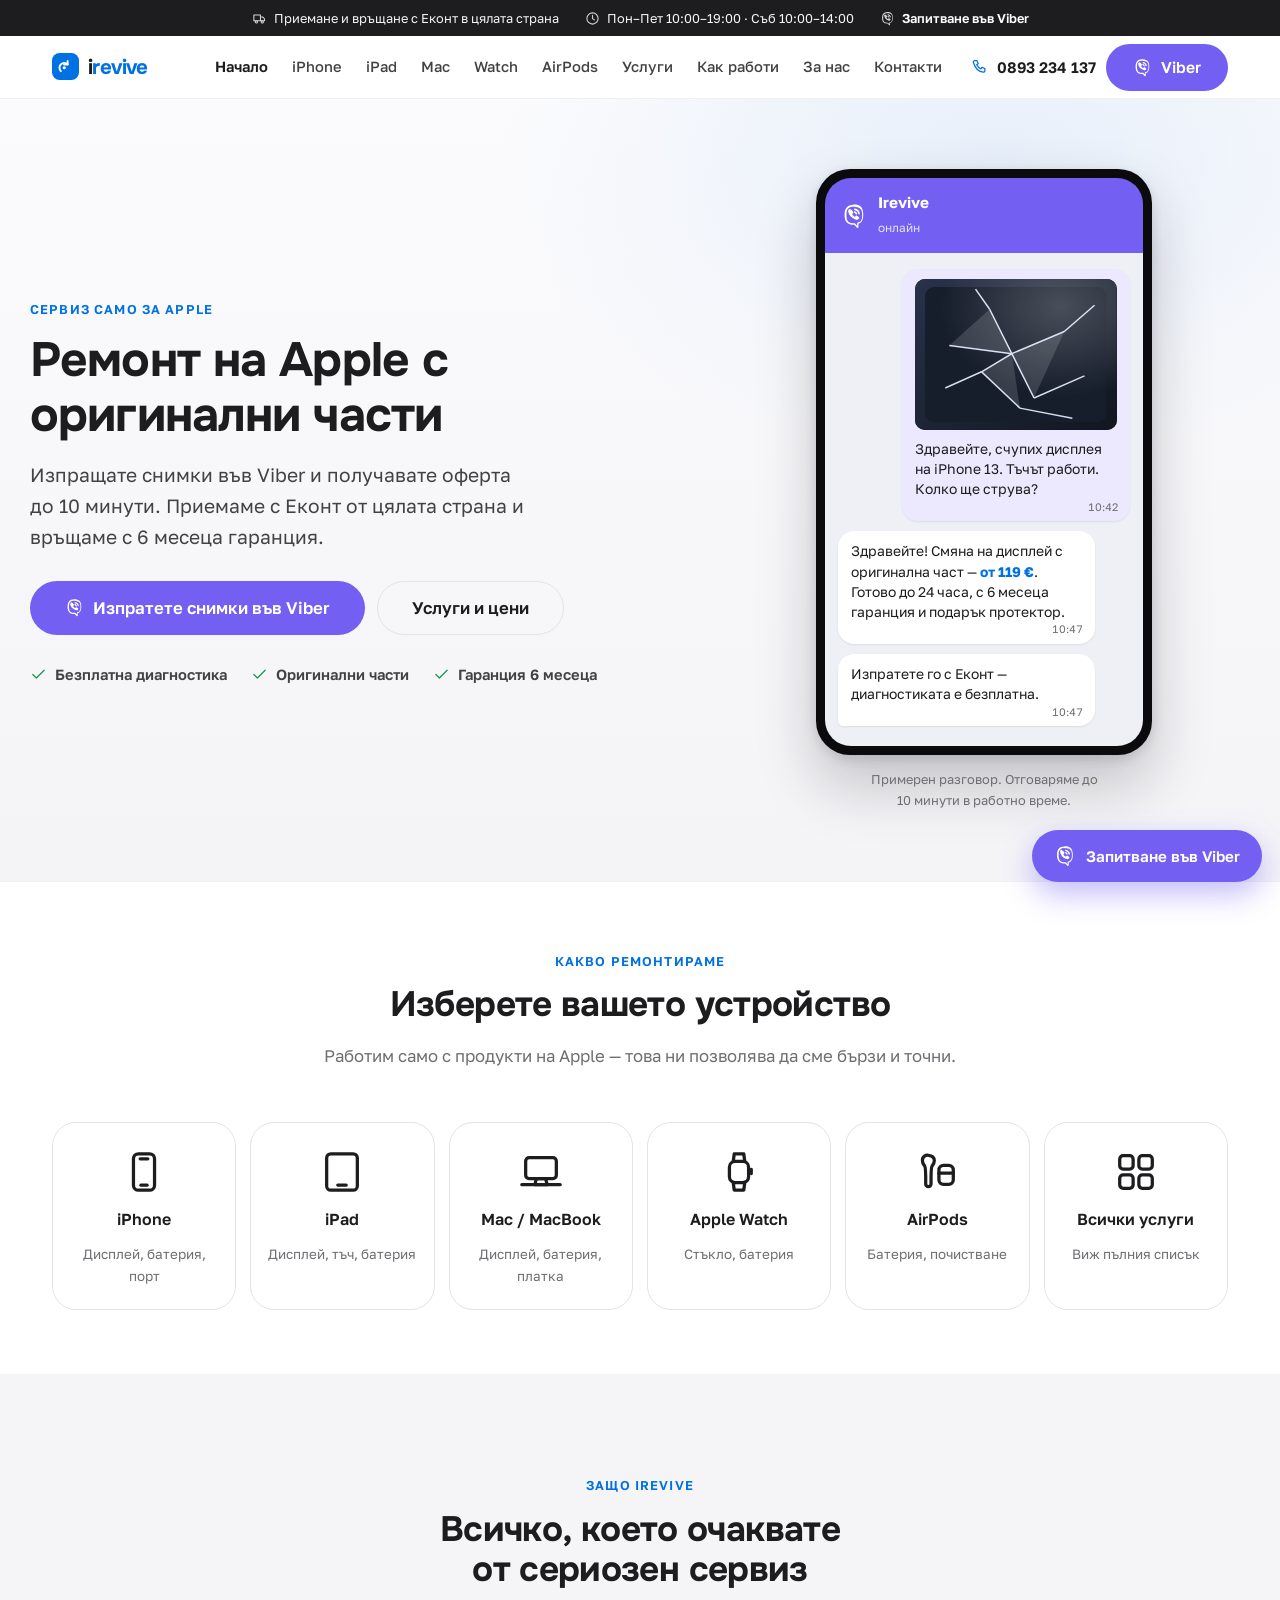
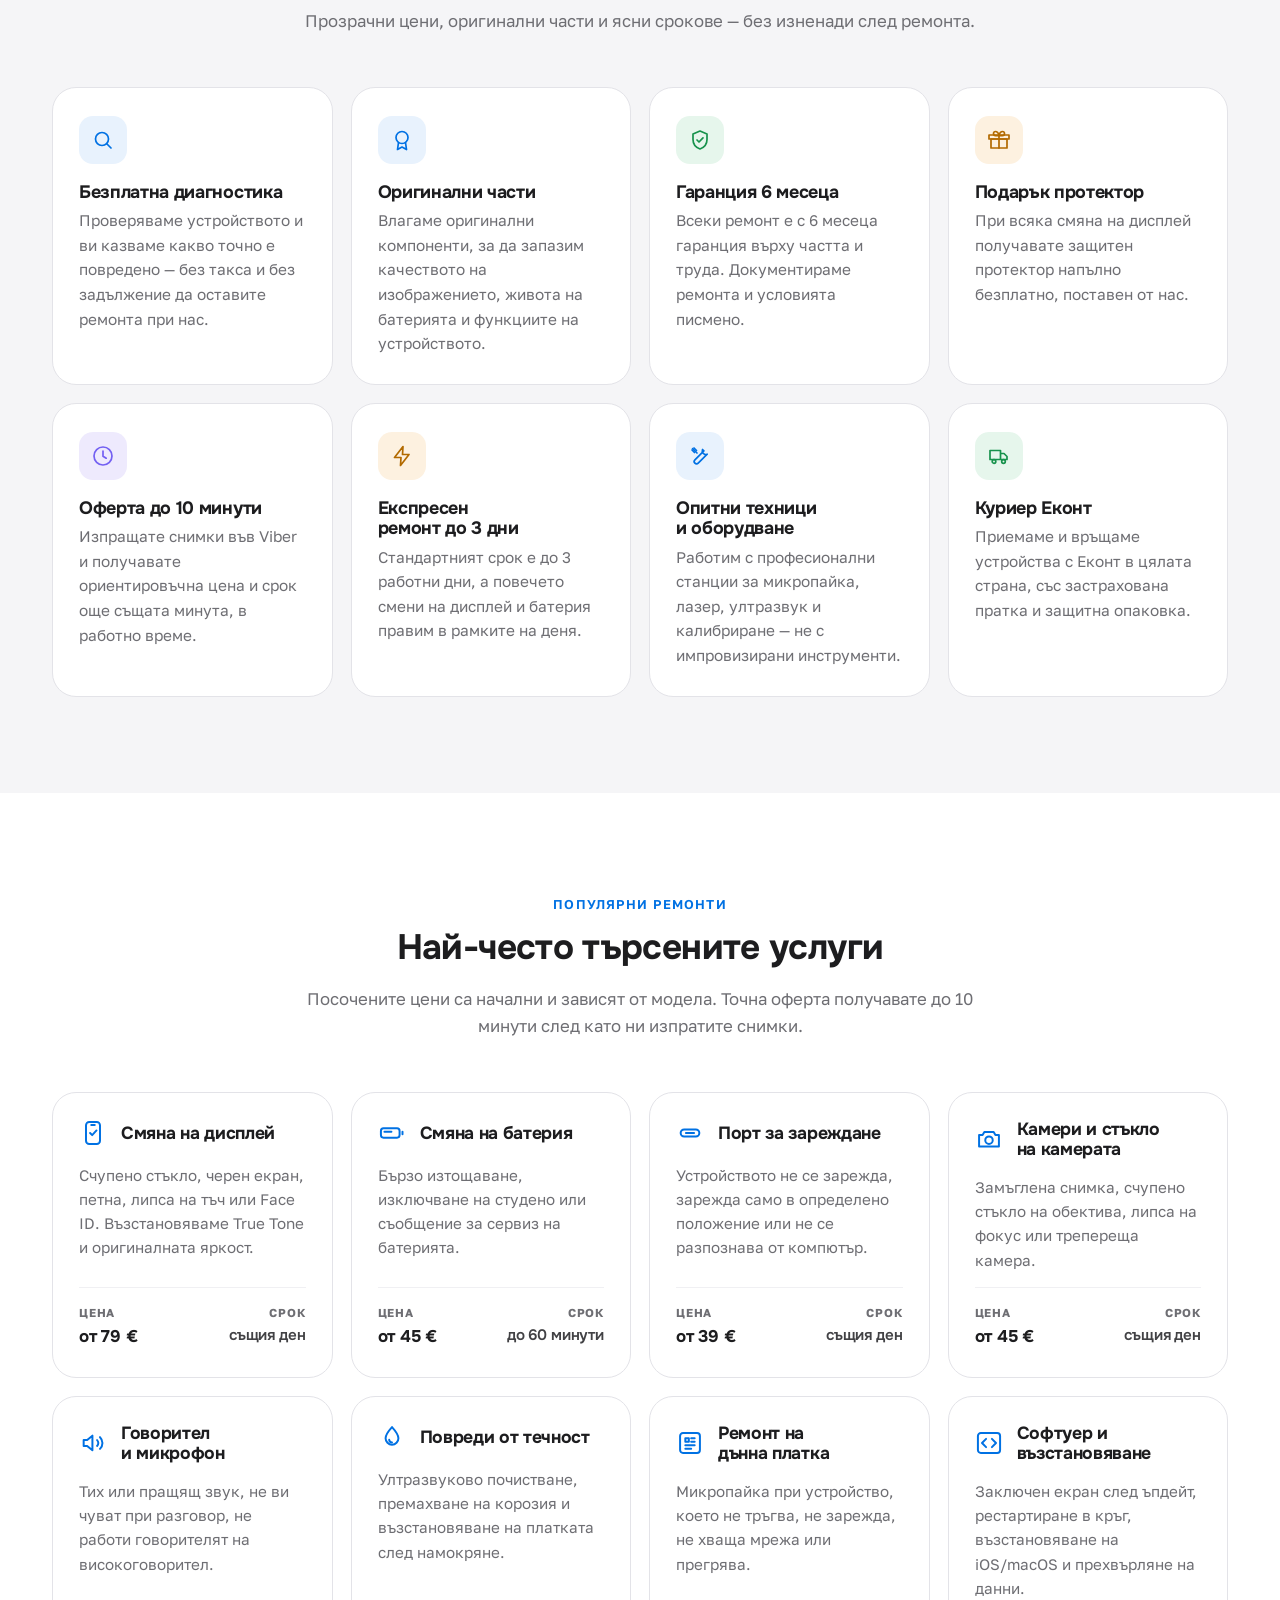
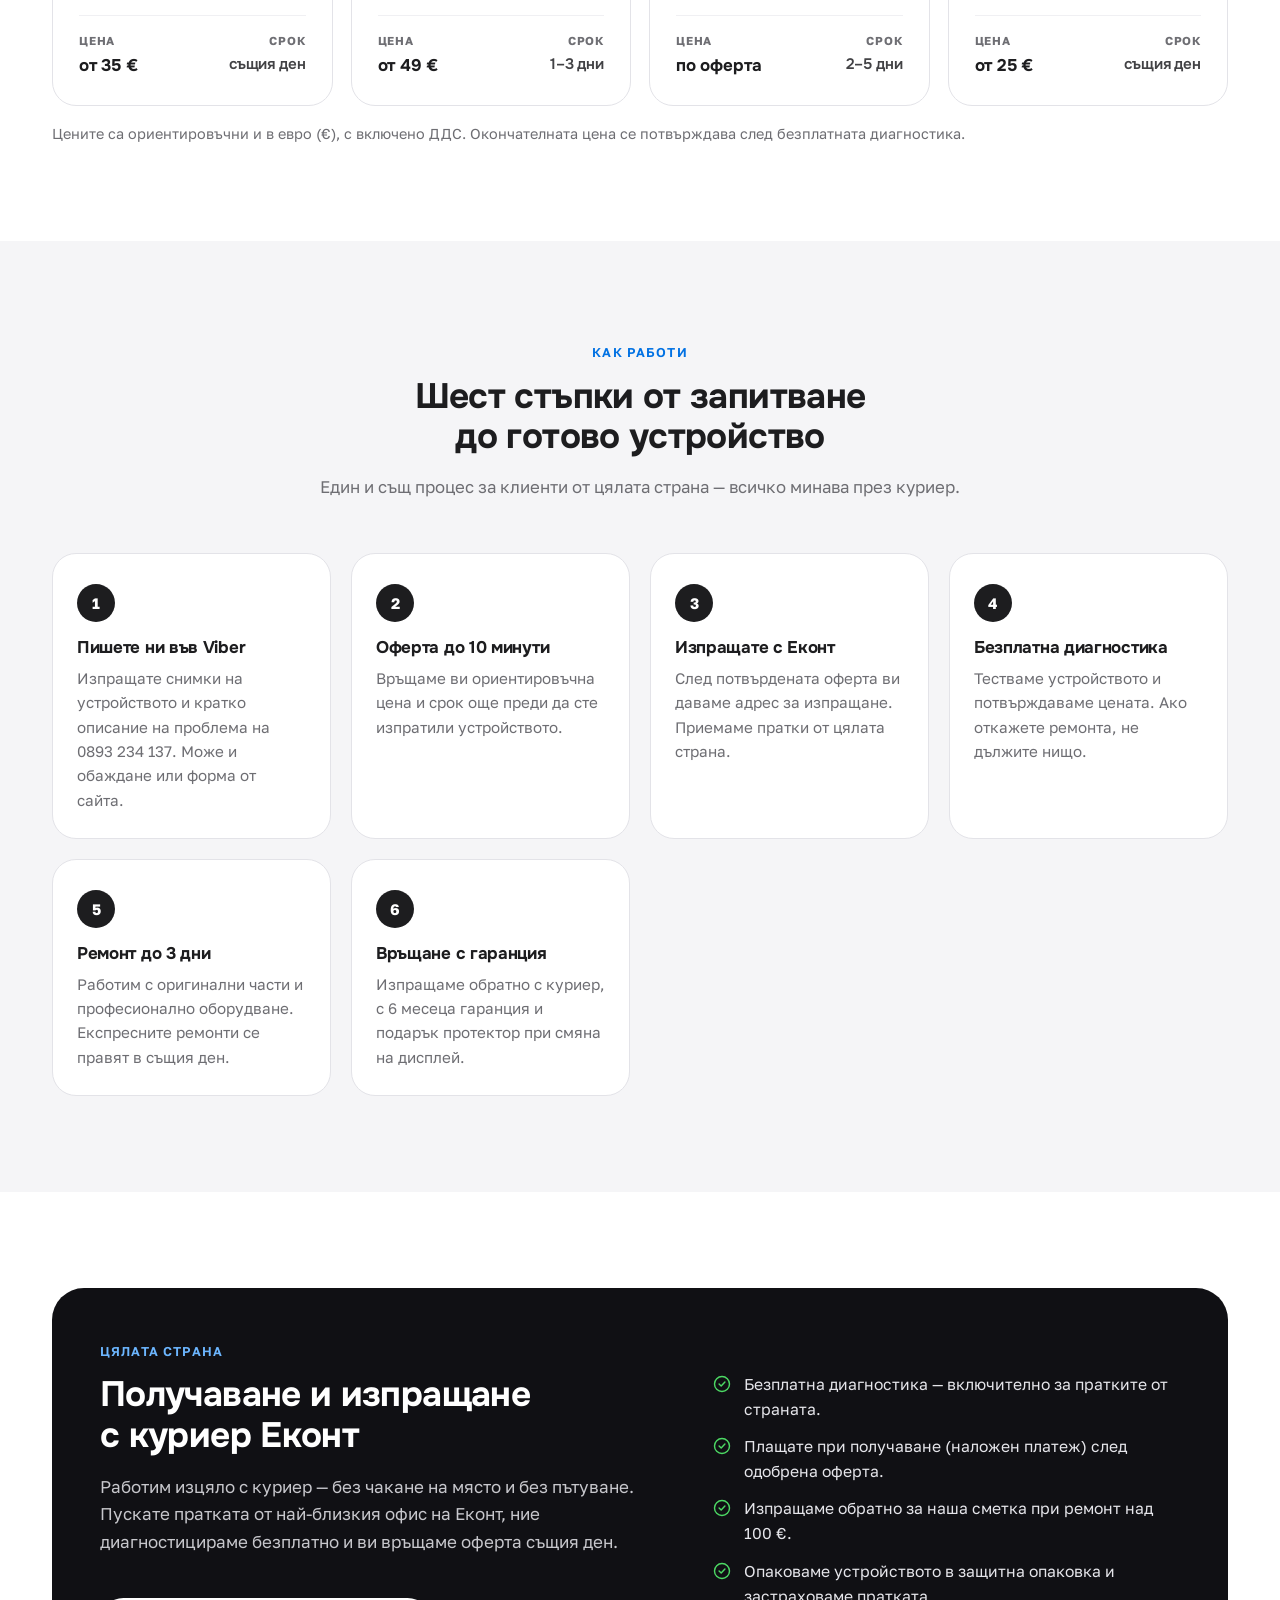
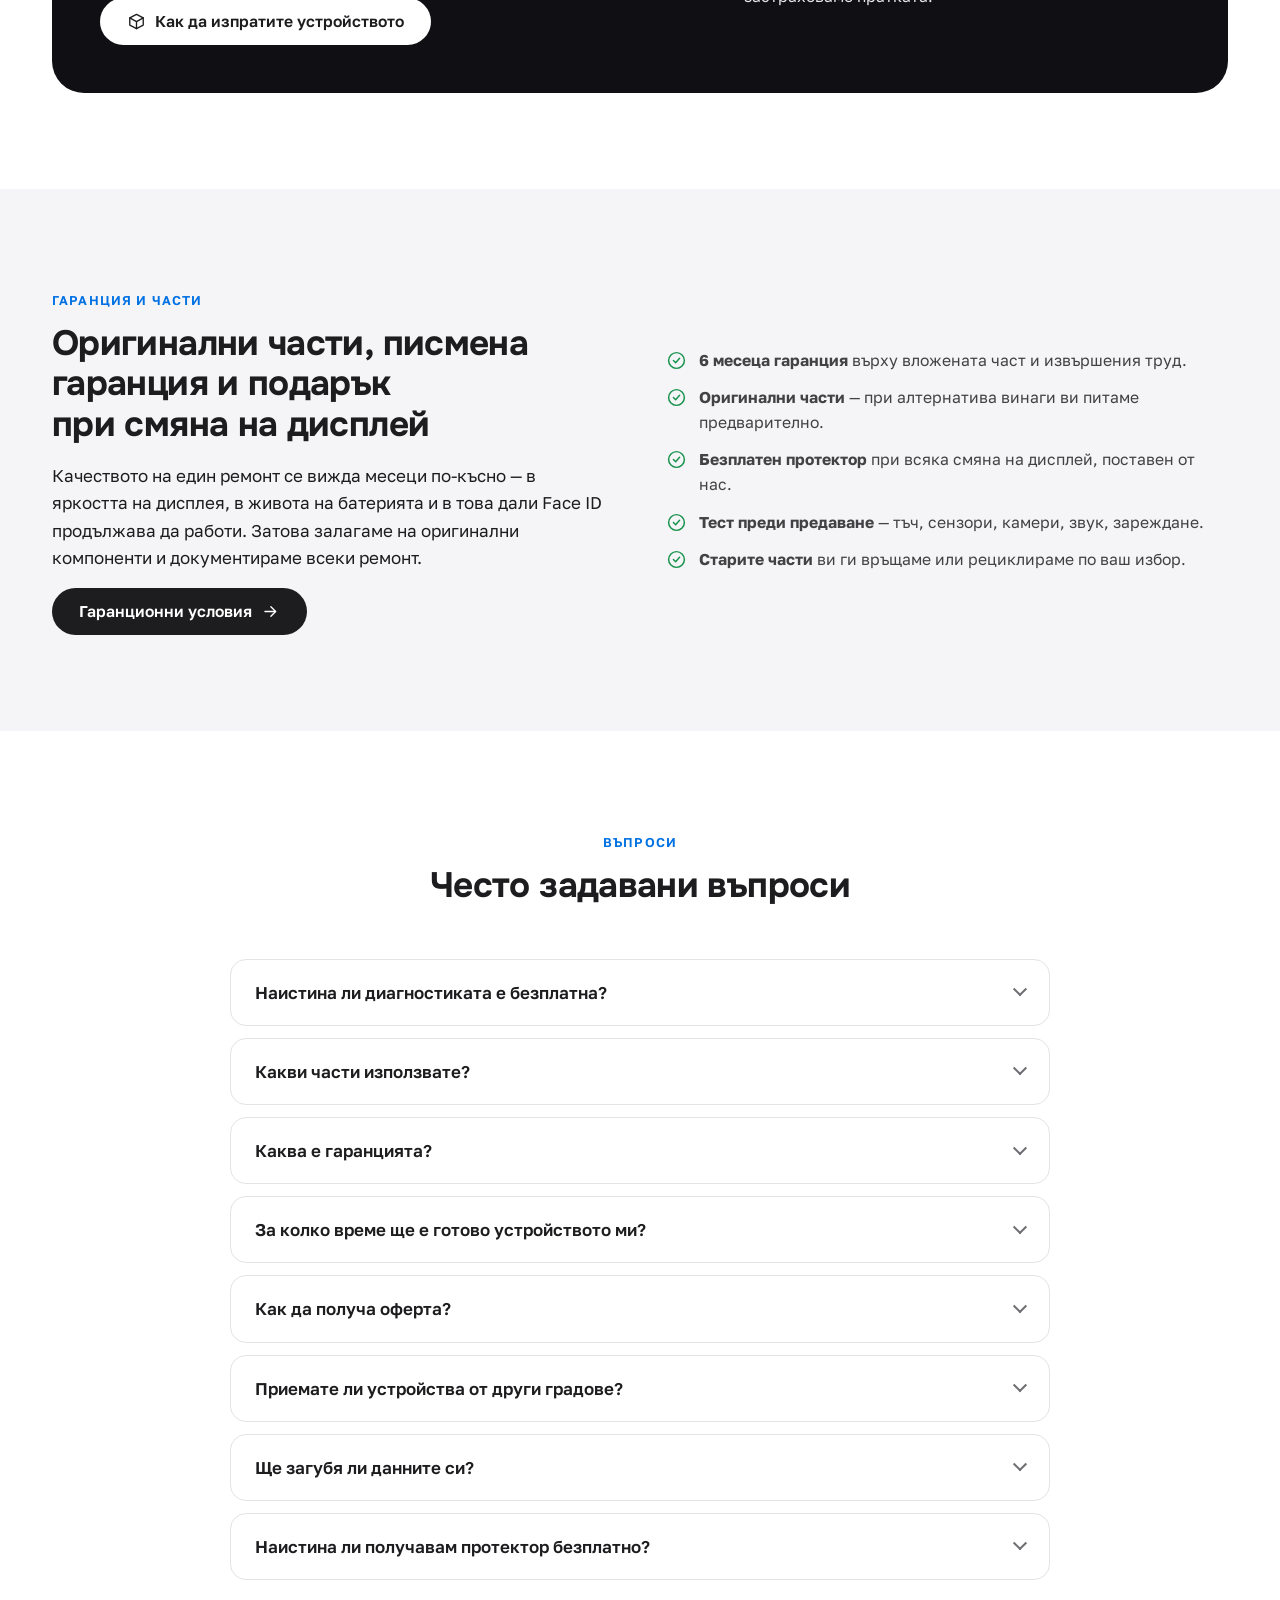
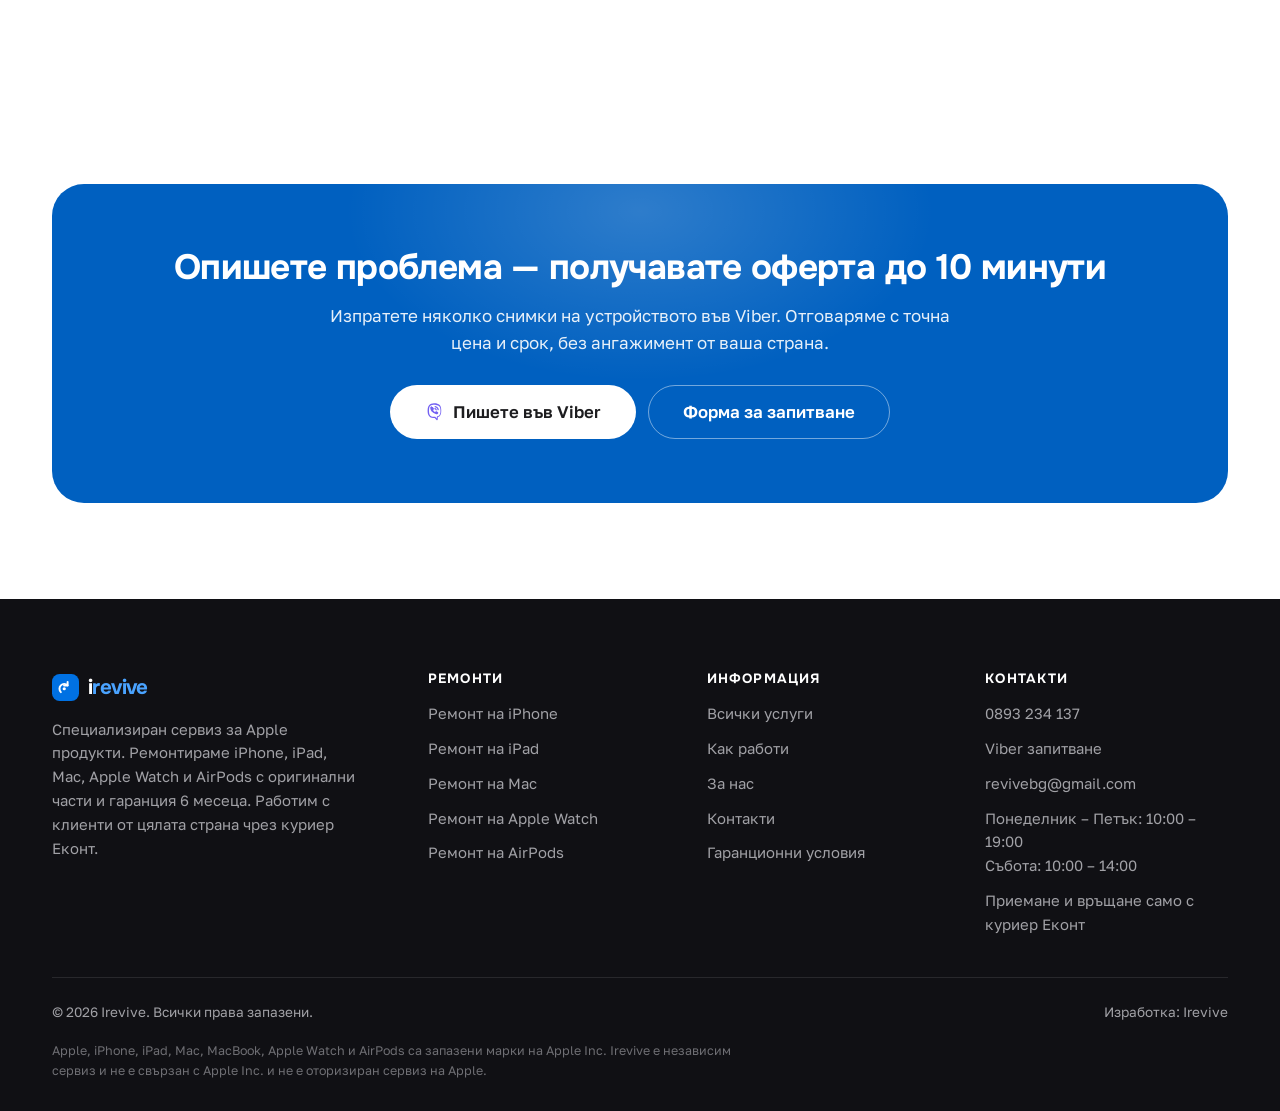
<file: index.html>
<!DOCTYPE html>
<html lang="bg">
<head>
<meta charset="utf-8">
<meta name="viewport" content="width=device-width, initial-scale=1">
<title>Irevive — сервиз за Apple: ремонт на iPhone, iPad, Mac и Apple Watch</title>
<meta name="description" content="Специализиран сервиз за Apple продукти. Смяна на дисплей, батерия и порт за зареждане с оригинални части. Безплатна диагностика, оферта до 10 минути, гаранция 6 месеца, приемане с куриер Еконт от цялата страна.">
<meta name="theme-color" content="#ffffff">
<link rel="canonical" href="https://irevive.bg/index.html">
<meta property="og:type" content="website">
<meta property="og:site_name" content="Irevive">
<meta property="og:title" content="Irevive — сервиз за Apple: ремонт на iPhone, iPad, Mac и Apple Watch">
<meta property="og:description" content="Специализиран сервиз за Apple продукти. Смяна на дисплей, батерия и порт за зареждане с оригинални части. Безплатна диагностика, оферта до 10 минути, гаранция 6 месеца, приемане с куриер Еконт от цялата страна.">
<meta property="og:url" content="https://irevive.bg/index.html">
<meta property="og:locale" content="bg_BG">
<meta name="twitter:card" content="summary_large_image">
<link rel="preconnect" href="https://fonts.googleapis.com">
<link rel="preconnect" href="https://fonts.gstatic.com" crossorigin>
<link rel="stylesheet" href="https://fonts.googleapis.com/css2?family=Onest:wght@500;600;700;800&family=Golos+Text:wght@400;500;600;700&display=swap">
<link rel="icon" href="assets/favicon.svg?v=236bb618" type="image/svg+xml">
<link rel="apple-touch-icon" href="assets/favicon.svg?v=236bb618">
<link rel="stylesheet" href="css/styles.css?v=cdbb48c2">
<script type="application/ld+json">
{
  "@context": "https://schema.org",
  "@type": "Organization",
  "@id": "https://irevive.bg/#organization",
  "name": "Irevive",
  "description": "Специализиран сервиз за Apple продукти — iPhone, iPad, Mac, Apple Watch и AirPods. Безплатна диагностика, оригинални части, 6 месеца гаранция, приемане и връщане с куриер Еконт.",
  "url": "https://irevive.bg/",
  "email": "revivebg@gmail.com",
  "telephone": "+359893234137",
  "areaServed": { "@type": "Country", "name": "България" },
  "contactPoint": {
    "@type": "ContactPoint",
    "telephone": "+359893234137",
    "contactType": "customer service",
    "availableLanguage": ["bg"],
    "hoursAvailable": [
      { "@type": "OpeningHoursSpecification",
        "dayOfWeek": ["Monday","Tuesday","Wednesday","Thursday","Friday"],
        "opens": "10:00", "closes": "19:00" },
      { "@type": "OpeningHoursSpecification",
        "dayOfWeek": "Saturday", "opens": "10:00", "closes": "14:00" }
    ]
  }
}
</script>
<script type="application/ld+json">
{
  "@context": "https://schema.org",
  "@type": "FAQPage",
  "mainEntity": [
    {
      "@type": "Question",
      "name": "Наистина ли диагностиката е безплатна?",
      "acceptedAnswer": {
        "@type": "Answer",
        "text": "Да. Диагностиката е напълно безплатна и без ангажимент — включително за устройства, изпратени с куриер. Ако след диагностиката откажете ремонта, не дължите нищо и получавате устройството обратно."
      }
    },
    {
      "@type": "Question",
      "name": "Какви части използвате?",
      "acceptedAnswer": {
        "@type": "Answer",
        "text": "Работим с оригинални части. Когато за даден модел оригинална част не е налична или клиентът предпочита по-достъпна алтернатива, предлагаме качествен заместител — винаги след изричното ви съгласие и с ясно обозначена цена."
      }
    },
    {
      "@type": "Question",
      "name": "Каква е гаранцията?",
      "acceptedAnswer": {
        "@type": "Answer",
        "text": "Всеки ремонт е с 6 месеца гаранция върху вложената част и труда. Гаранцията не покрива нови механични повреди, течности и следи от намеса от друг сервиз."
      }
    },
    {
      "@type": "Question",
      "name": "За колко време ще е готово устройството ми?",
      "acceptedAnswer": {
        "@type": "Answer",
        "text": "Стандартният срок е до 3 работни дни. Голяма част от ремонтите — смяна на дисплей, батерия или порт за зареждане — правим в рамките на деня при налична част."
      }
    },
    {
      "@type": "Question",
      "name": "Как да получа оферта?",
      "acceptedAnswer": {
        "@type": "Answer",
        "text": "Изпратете няколко снимки на устройството и кратко описание на проблема във Viber на 0893 234 137. Отговаряме с ориентировъчна цена и срок до 10 минути в работно време."
      }
    },
    {
      "@type": "Question",
      "name": "Приемате ли устройства от други градове?",
      "acceptedAnswer": {
        "@type": "Answer",
        "text": "Да, и това е основният ни начин на работа. Приемаме и връщаме пратки с куриер Еконт в цялата страна. Диагностиката отново е безплатна, а плащането е с наложен платеж след одобрена оферта."
      }
    },
    {
      "@type": "Question",
      "name": "Ще загубя ли данните си?",
      "acceptedAnswer": {
        "@type": "Answer",
        "text": "При стандартните ремонти данните остават непокътнати. Все пак препоръчваме резервно копие в iCloud или на компютър преди предаване — особено при повреди от течност и проблеми с дънната платка."
      }
    },
    {
      "@type": "Question",
      "name": "Наистина ли получавам протектор безплатно?",
      "acceptedAnswer": {
        "@type": "Answer",
        "text": "Да. При всяка смяна на дисплей поставяме защитен протектор като подарък — без допълнително заплащане."
      }
    }
  ]
}
</script>
</head>
<body>
<a class="skip-link" href="#main">Към съдържанието</a>

<div class="topbar">
  <div class="container topbar__inner">
    <span><svg width="24" height="24" viewBox="0 0 24 24" fill="none" stroke="currentColor" stroke-width="1.7" stroke-linecap="round" stroke-linejoin="round" aria-hidden="true"><path d="M3 6.5h10.5v9H3zM13.5 9.5H17l3 3v3h-6.5z"/><circle cx="7" cy="17.5" r="1.8"/><circle cx="16.5" cy="17.5" r="1.8"/></svg> Приемане и връщане с Еконт в цялата страна</span>
    <span><svg width="24" height="24" viewBox="0 0 24 24" fill="none" stroke="currentColor" stroke-width="1.7" stroke-linecap="round" stroke-linejoin="round" aria-hidden="true"><circle cx="12" cy="12" r="9"/><path d="M12 7v5.2l3.2 2"/></svg> Пон–Пет 10:00–19:00 · Съб 10:00–14:00</span>
    <span><svg width="24" height="24" viewBox="0 0 24 24" fill="currentColor" aria-hidden="true"><path d="M11.4 1.5c2.6-.1 5.4.3 7.2 2.3 1.4 1.7 1.8 4 1.9 6.1.1 2.2 0 4.5-1 6.5-.7 1.4-2 2.3-3.4 2.8v2.9c0 .8-1 1.2-1.5.6l-2.4-2.6c-2.2.05-4.5-.2-6.3-1.6-1.6-1.3-2.3-3.3-2.5-5.3-.2-2.3-.2-4.7.5-6.9C4.6 4.3 6 2.9 7.8 2.2c1.1-.45 2.4-.6 3.6-.7Zm.2 1.9c-1.7.1-3.5.3-4.8 1.4-1 .9-1.4 2.3-1.6 3.6-.25 1.9-.25 3.9.1 5.8.25 1.3.8 2.6 1.9 3.4 1.5 1.1 3.5 1.2 5.3 1.15.3 0 .5.1.7.3l1.7 1.85v-2c0-.4.3-.75.7-.85 1.3-.3 2.5-1 3.1-2.2.7-1.4.85-3.1.85-4.7 0-1.8-.15-3.7-1.1-5.2-1-1.5-2.9-2.1-4.6-2.3-.75-.1-1.5-.15-2.25-.15ZM9.15 6.2c.35-.1.7.05.9.35l1.15 1.7c.25.4.15.9-.2 1.2l-.5.4c-.2.2-.25.4-.15.6.45.95 1.2 1.7 2.15 2.15.2.1.45.05.6-.15l.4-.5c.3-.35.8-.45 1.2-.2l1.7 1.15c.3.2.45.55.35.9-.3 1.05-1.35 1.8-2.45 1.6-2-.35-3.7-1.35-5-2.65-1.3-1.3-2.3-3-2.65-5-.2-1.1.55-2.15 1.6-2.45Zm2.9-.5a.75.75 0 0 1 .85-.6c2.35.35 4.15 2.15 4.5 4.5a.75.75 0 0 1-1.5.25 3.85 3.85 0 0 0-3.25-3.25.75.75 0 0 1-.6-.9Zm-.25 2.5a.75.75 0 0 1 .9-.55 3 3 0 0 1 2.2 2.2.75.75 0 0 1-1.45.35 1.5 1.5 0 0 0-1.1-1.1.75.75 0 0 1-.55-.9Z"/></svg> <a href="viber://chat?number=%2B359893234137">Запитване във Viber</a></span>
  </div>
</div>

<header class="header">
  <div class="container header__inner">
    <a class="logo" href="index.html">
      <svg width="32" height="32" viewBox="0 0 32 32" aria-hidden="true"><rect width="32" height="32" rx="9" fill="#0071e3"/><path d="M10.5 21.5c-2.2-2.2-2.2-5.8 0-8s5.8-2.2 8 0" fill="none" stroke="#fff" stroke-width="2.3" stroke-linecap="round"/><path d="M18.5 9.5v4.2h-4.2" fill="none" stroke="#fff" stroke-width="2.3" stroke-linecap="round" stroke-linejoin="round"/><circle cx="14.5" cy="17.5" r="1.9" fill="#fff"/></svg>
      <span>i<em>revive</em></span>
    </a>

    <nav class="nav" id="main-nav" aria-label="Основна навигация">
        <a href="index.html" aria-current="page">Начало</a>
        <a href="iphone.html">iPhone</a>
        <a href="ipad.html">iPad</a>
        <a href="mac.html">Mac</a>
        <a href="apple-watch.html">Watch</a>
        <a href="airpods.html">AirPods</a>
        <a href="uslugi.html">Услуги</a>
        <a href="kak-raboti.html">Как работи</a>
        <a href="za-nas.html">За нас</a>
        <a href="kontakti.html">Контакти</a>
      <a class="btn btn--viber" href="viber://chat?number=%2B359893234137"><svg width="24" height="24" viewBox="0 0 24 24" fill="currentColor" aria-hidden="true"><path d="M11.4 1.5c2.6-.1 5.4.3 7.2 2.3 1.4 1.7 1.8 4 1.9 6.1.1 2.2 0 4.5-1 6.5-.7 1.4-2 2.3-3.4 2.8v2.9c0 .8-1 1.2-1.5.6l-2.4-2.6c-2.2.05-4.5-.2-6.3-1.6-1.6-1.3-2.3-3.3-2.5-5.3-.2-2.3-.2-4.7.5-6.9C4.6 4.3 6 2.9 7.8 2.2c1.1-.45 2.4-.6 3.6-.7Zm.2 1.9c-1.7.1-3.5.3-4.8 1.4-1 .9-1.4 2.3-1.6 3.6-.25 1.9-.25 3.9.1 5.8.25 1.3.8 2.6 1.9 3.4 1.5 1.1 3.5 1.2 5.3 1.15.3 0 .5.1.7.3l1.7 1.85v-2c0-.4.3-.75.7-.85 1.3-.3 2.5-1 3.1-2.2.7-1.4.85-3.1.85-4.7 0-1.8-.15-3.7-1.1-5.2-1-1.5-2.9-2.1-4.6-2.3-.75-.1-1.5-.15-2.25-.15ZM9.15 6.2c.35-.1.7.05.9.35l1.15 1.7c.25.4.15.9-.2 1.2l-.5.4c-.2.2-.25.4-.15.6.45.95 1.2 1.7 2.15 2.15.2.1.45.05.6-.15l.4-.5c.3-.35.8-.45 1.2-.2l1.7 1.15c.3.2.45.55.35.9-.3 1.05-1.35 1.8-2.45 1.6-2-.35-3.7-1.35-5-2.65-1.3-1.3-2.3-3-2.65-5-.2-1.1.55-2.15 1.6-2.45Zm2.9-.5a.75.75 0 0 1 .85-.6c2.35.35 4.15 2.15 4.5 4.5a.75.75 0 0 1-1.5.25 3.85 3.85 0 0 0-3.25-3.25.75.75 0 0 1-.6-.9Zm-.25 2.5a.75.75 0 0 1 .9-.55 3 3 0 0 1 2.2 2.2.75.75 0 0 1-1.45.35 1.5 1.5 0 0 0-1.1-1.1.75.75 0 0 1-.55-.9Z"/></svg> Запитване във Viber</a>
    </nav>

    <div class="header__actions">
      <a class="header__phone" href="tel:+359893234137"><svg width="24" height="24" viewBox="0 0 24 24" fill="none" stroke="currentColor" stroke-width="1.7" stroke-linecap="round" stroke-linejoin="round" aria-hidden="true"><path d="M5 3.5h3l1.6 4-2 1.4a11.5 11.5 0 0 0 5.5 5.5l1.4-2 4 1.6v3a1.9 1.9 0 0 1-2.1 1.9C9.9 18.3 5.7 14.1 3.1 5.6A1.9 1.9 0 0 1 5 3.5Z"/></svg> 0893 234 137</a>
      <a class="btn btn--viber" href="viber://chat?number=%2B359893234137"><svg width="24" height="24" viewBox="0 0 24 24" fill="currentColor" aria-hidden="true"><path d="M11.4 1.5c2.6-.1 5.4.3 7.2 2.3 1.4 1.7 1.8 4 1.9 6.1.1 2.2 0 4.5-1 6.5-.7 1.4-2 2.3-3.4 2.8v2.9c0 .8-1 1.2-1.5.6l-2.4-2.6c-2.2.05-4.5-.2-6.3-1.6-1.6-1.3-2.3-3.3-2.5-5.3-.2-2.3-.2-4.7.5-6.9C4.6 4.3 6 2.9 7.8 2.2c1.1-.45 2.4-.6 3.6-.7Zm.2 1.9c-1.7.1-3.5.3-4.8 1.4-1 .9-1.4 2.3-1.6 3.6-.25 1.9-.25 3.9.1 5.8.25 1.3.8 2.6 1.9 3.4 1.5 1.1 3.5 1.2 5.3 1.15.3 0 .5.1.7.3l1.7 1.85v-2c0-.4.3-.75.7-.85 1.3-.3 2.5-1 3.1-2.2.7-1.4.85-3.1.85-4.7 0-1.8-.15-3.7-1.1-5.2-1-1.5-2.9-2.1-4.6-2.3-.75-.1-1.5-.15-2.25-.15ZM9.15 6.2c.35-.1.7.05.9.35l1.15 1.7c.25.4.15.9-.2 1.2l-.5.4c-.2.2-.25.4-.15.6.45.95 1.2 1.7 2.15 2.15.2.1.45.05.6-.15l.4-.5c.3-.35.8-.45 1.2-.2l1.7 1.15c.3.2.45.55.35.9-.3 1.05-1.35 1.8-2.45 1.6-2-.35-3.7-1.35-5-2.65-1.3-1.3-2.3-3-2.65-5-.2-1.1.55-2.15 1.6-2.45Zm2.9-.5a.75.75 0 0 1 .85-.6c2.35.35 4.15 2.15 4.5 4.5a.75.75 0 0 1-1.5.25 3.85 3.85 0 0 0-3.25-3.25.75.75 0 0 1-.6-.9Zm-.25 2.5a.75.75 0 0 1 .9-.55 3 3 0 0 1 2.2 2.2.75.75 0 0 1-1.45.35 1.5 1.5 0 0 0-1.1-1.1.75.75 0 0 1-.55-.9Z"/></svg> Viber</a>
      <button class="burger" type="button" aria-label="Меню" aria-expanded="false"
              aria-controls="main-nav"><span></span></button>
    </div>
  </div>
</header>

<main id="main">

<section class="hero">
  <div class="container hero__inner">
    <div class="hero__copy">
      <span class="eyebrow">Сервиз само за Apple</span>
      <h1>Ремонт на Apple с оригинални части</h1>
      <p class="hero__lead">Изпращате снимки във Viber и получавате оферта до
        10 минути. Приемаме с Еконт от цялата страна и връщаме с 6 месеца гаранция.</p>
      <div class="btn-row">
        <a class="btn btn--lg btn--viber" href="viber://chat?number=%2B359893234137"><svg width="24" height="24" viewBox="0 0 24 24" fill="currentColor" aria-hidden="true"><path d="M11.4 1.5c2.6-.1 5.4.3 7.2 2.3 1.4 1.7 1.8 4 1.9 6.1.1 2.2 0 4.5-1 6.5-.7 1.4-2 2.3-3.4 2.8v2.9c0 .8-1 1.2-1.5.6l-2.4-2.6c-2.2.05-4.5-.2-6.3-1.6-1.6-1.3-2.3-3.3-2.5-5.3-.2-2.3-.2-4.7.5-6.9C4.6 4.3 6 2.9 7.8 2.2c1.1-.45 2.4-.6 3.6-.7Zm.2 1.9c-1.7.1-3.5.3-4.8 1.4-1 .9-1.4 2.3-1.6 3.6-.25 1.9-.25 3.9.1 5.8.25 1.3.8 2.6 1.9 3.4 1.5 1.1 3.5 1.2 5.3 1.15.3 0 .5.1.7.3l1.7 1.85v-2c0-.4.3-.75.7-.85 1.3-.3 2.5-1 3.1-2.2.7-1.4.85-3.1.85-4.7 0-1.8-.15-3.7-1.1-5.2-1-1.5-2.9-2.1-4.6-2.3-.75-.1-1.5-.15-2.25-.15ZM9.15 6.2c.35-.1.7.05.9.35l1.15 1.7c.25.4.15.9-.2 1.2l-.5.4c-.2.2-.25.4-.15.6.45.95 1.2 1.7 2.15 2.15.2.1.45.05.6-.15l.4-.5c.3-.35.8-.45 1.2-.2l1.7 1.15c.3.2.45.55.35.9-.3 1.05-1.35 1.8-2.45 1.6-2-.35-3.7-1.35-5-2.65-1.3-1.3-2.3-3-2.65-5-.2-1.1.55-2.15 1.6-2.45Zm2.9-.5a.75.75 0 0 1 .85-.6c2.35.35 4.15 2.15 4.5 4.5a.75.75 0 0 1-1.5.25 3.85 3.85 0 0 0-3.25-3.25.75.75 0 0 1-.6-.9Zm-.25 2.5a.75.75 0 0 1 .9-.55 3 3 0 0 1 2.2 2.2.75.75 0 0 1-1.45.35 1.5 1.5 0 0 0-1.1-1.1.75.75 0 0 1-.55-.9Z"/></svg> Изпратете снимки във Viber</a>
        <a class="btn btn--lg btn--ghost" href="uslugi.html">Услуги и цени</a>
      </div>
      <ul class="trust">
        <li><svg width="24" height="24" viewBox="0 0 24 24" fill="none" stroke="currentColor" stroke-width="1.7" stroke-linecap="round" stroke-linejoin="round" aria-hidden="true"><path d="M20 6 9 17l-5-5"/></svg> Безплатна диагностика</li>
        <li><svg width="24" height="24" viewBox="0 0 24 24" fill="none" stroke="currentColor" stroke-width="1.7" stroke-linecap="round" stroke-linejoin="round" aria-hidden="true"><path d="M20 6 9 17l-5-5"/></svg> Оригинални части</li>
        <li><svg width="24" height="24" viewBox="0 0 24 24" fill="none" stroke="currentColor" stroke-width="1.7" stroke-linecap="round" stroke-linejoin="round" aria-hidden="true"><path d="M20 6 9 17l-5-5"/></svg> Гаранция 6 месеца</li>
      </ul>
    </div>

    <figure class="hero__demo">
      <div class="chat" role="img"
           aria-label="Примерен разговор във Viber: снимка на счупен дисплей в 10:42, оферта от Irevive в 10:47.">
        <div class="chat__bar">
          <svg width="24" height="24" viewBox="0 0 24 24" fill="currentColor" aria-hidden="true"><path d="M11.4 1.5c2.6-.1 5.4.3 7.2 2.3 1.4 1.7 1.8 4 1.9 6.1.1 2.2 0 4.5-1 6.5-.7 1.4-2 2.3-3.4 2.8v2.9c0 .8-1 1.2-1.5.6l-2.4-2.6c-2.2.05-4.5-.2-6.3-1.6-1.6-1.3-2.3-3.3-2.5-5.3-.2-2.3-.2-4.7.5-6.9C4.6 4.3 6 2.9 7.8 2.2c1.1-.45 2.4-.6 3.6-.7Zm.2 1.9c-1.7.1-3.5.3-4.8 1.4-1 .9-1.4 2.3-1.6 3.6-.25 1.9-.25 3.9.1 5.8.25 1.3.8 2.6 1.9 3.4 1.5 1.1 3.5 1.2 5.3 1.15.3 0 .5.1.7.3l1.7 1.85v-2c0-.4.3-.75.7-.85 1.3-.3 2.5-1 3.1-2.2.7-1.4.85-3.1.85-4.7 0-1.8-.15-3.7-1.1-5.2-1-1.5-2.9-2.1-4.6-2.3-.75-.1-1.5-.15-2.25-.15ZM9.15 6.2c.35-.1.7.05.9.35l1.15 1.7c.25.4.15.9-.2 1.2l-.5.4c-.2.2-.25.4-.15.6.45.95 1.2 1.7 2.15 2.15.2.1.45.05.6-.15l.4-.5c.3-.35.8-.45 1.2-.2l1.7 1.15c.3.2.45.55.35.9-.3 1.05-1.35 1.8-2.45 1.6-2-.35-3.7-1.35-5-2.65-1.3-1.3-2.3-3-2.65-5-.2-1.1.55-2.15 1.6-2.45Zm2.9-.5a.75.75 0 0 1 .85-.6c2.35.35 4.15 2.15 4.5 4.5a.75.75 0 0 1-1.5.25 3.85 3.85 0 0 0-3.25-3.25.75.75 0 0 1-.6-.9Zm-.25 2.5a.75.75 0 0 1 .9-.55 3 3 0 0 1 2.2 2.2.75.75 0 0 1-1.45.35 1.5 1.5 0 0 0-1.1-1.1.75.75 0 0 1-.55-.9Z"/></svg>
          <div><b>Irevive</b><small>онлайн</small></div>
        </div>
        <div class="chat__body">
          <div class="bubble bubble--me">
            <div class="bubble__photo"><svg width="200" height="150" viewBox="0 0 200 150" role="img" aria-label="Снимка на счупен дисплей">
  <defs>
    <linearGradient id="ph" x1="0" y1="0" x2="1" y2="1">
      <stop offset="0%" stop-color="#28324b"/><stop offset="100%" stop-color="#11161f"/>
    </linearGradient>
    <radialGradient id="glare" cx="72%" cy="18%" r="60%">
      <stop offset="0%" stop-color="#ffffff" stop-opacity=".22"/>
      <stop offset="100%" stop-color="#ffffff" stop-opacity="0"/>
    </radialGradient>
  </defs>
  <rect width="200" height="150" fill="url(#ph)"/>
  <rect x="10" y="8" width="180" height="134" rx="9" fill="#161d2b"/>
  <g stroke="#d3dcef" stroke-width="1.5" fill="none">
    <path d="M74 30 96 74 66 92 104 128"/>
    <path d="M96 74 148 52M96 74 34 66M96 74 118 118M66 92 30 108M148 52 178 26M74 30 60 10M104 128 156 138M118 118 168 96"/>
  </g>
  <g fill="#ffffff" opacity=".14">
    <path d="M96 74 148 52 118 118Z"/><path d="M74 30 96 74 34 66Z"/>
    <path d="M96 74 66 92 104 128Z"/>
  </g>
  <rect width="200" height="150" fill="url(#glare)"/>
</svg></div>
            <p>Здравейте, счупих дисплея на iPhone 13. Тъчът работи. Колко ще струва?</p>
            <time>10:42</time>
          </div>
          <div class="bubble bubble--them">
            <p>Здравейте! Смяна на дисплей с оригинална част — <b>от 119 €</b>.
              Готово до 24 часа, с 6 месеца гаранция и подарък протектор.</p>
            <time>10:47</time>
          </div>
          <div class="bubble bubble--them bubble--tail">
            <p>Изпратете го с Еконт — диагностиката е безплатна.</p>
            <time>10:47</time>
          </div>
        </div>
      </div>
      <figcaption>Примерен разговор. Отговаряме до 10 минути в работно време.</figcaption>
    </figure>
  </div>
</section>

<section class="section section--tight">
  <div class="container">
    <div class="section-head">
      <span class="eyebrow">Какво ремонтираме</span>
      <h2>Изберете вашето устройство</h2>
      <p>Работим само с продукти на Apple — това ни позволява да сме бързи и точни.</p>
    </div>
    <div class="tiles">
      <a class="tile" href="iphone.html"><svg width="24" height="24" viewBox="0 0 24 24" fill="none" stroke="currentColor" stroke-width="1.7" stroke-linecap="round" stroke-linejoin="round" aria-hidden="true"><rect x="6.5" y="2.5" width="11" height="19" rx="2.6"/><path d="M10 5.1h4"/><path d="M10.4 18.9h3.2"/></svg><b>iPhone</b><small>Дисплей, батерия, порт</small></a>
      <a class="tile" href="ipad.html"><svg width="24" height="24" viewBox="0 0 24 24" fill="none" stroke="currentColor" stroke-width="1.7" stroke-linecap="round" stroke-linejoin="round" aria-hidden="true"><rect x="4" y="2.5" width="16" height="19" rx="2.2"/><path d="M9.8 18.8h4.4"/></svg><b>iPad</b><small>Дисплей, тъч, батерия</small></a>
      <a class="tile" href="mac.html"><svg width="24" height="24" viewBox="0 0 24 24" fill="none" stroke="currentColor" stroke-width="1.7" stroke-linecap="round" stroke-linejoin="round" aria-hidden="true"><rect x="4" y="4.5" width="16" height="11" rx="1.8"/><path d="M2 18.6h20"/><path d="M9.6 15.5h4.8l.8 3.1H8.8z"/></svg><b>Mac / MacBook</b><small>Дисплей, батерия, платка</small></a>
      <a class="tile" href="apple-watch.html"><svg width="24" height="24" viewBox="0 0 24 24" fill="none" stroke="currentColor" stroke-width="1.7" stroke-linecap="round" stroke-linejoin="round" aria-hidden="true"><rect x="7" y="6.5" width="10" height="11" rx="3"/><path d="M9 6.5 9.5 2.6h5L15 6.5M9 17.5l.5 3.9h5l.5-3.9"/><path d="M18.4 10.6v2.2"/></svg><b>Apple Watch</b><small>Стъкло, батерия</small></a>
      <a class="tile" href="airpods.html"><svg width="24" height="24" viewBox="0 0 24 24" fill="none" stroke="currentColor" stroke-width="1.7" stroke-linecap="round" stroke-linejoin="round" aria-hidden="true"><path d="M8 3.4a2.6 2.6 0 0 1 2.6 2.6c0 1.5-.7 2.2-1.2 2.9-.6.9-.5 9.3-.5 9.3a1.4 1.4 0 0 1-2.8 0s.1-8.4-.5-9.3C5.1 8.2 4.4 7.5 4.4 6A2.6 2.6 0 0 1 8 3.4Z"/><rect x="13" y="8.5" width="7.5" height="10" rx="2.4"/><path d="M13 12.6h7.5"/></svg><b>AirPods</b><small>Батерия, почистване</small></a>
      <a class="tile" href="uslugi.html"><svg width="24" height="24" viewBox="0 0 24 24" fill="none" stroke="currentColor" stroke-width="1.7" stroke-linecap="round" stroke-linejoin="round" aria-hidden="true"><rect x="3.5" y="3.5" width="7" height="7" rx="1.8"/><rect x="13.5" y="3.5" width="7" height="7" rx="1.8"/><rect x="3.5" y="13.5" width="7" height="7" rx="1.8"/><rect x="13.5" y="13.5" width="7" height="7" rx="1.8"/></svg><b>Всички услуги</b><small>Виж пълния списък</small></a>
    </div>
  </div>
</section>

<section class="section section--alt" id="predimstva">
  <div class="container">
    <div class="section-head">
      <span class="eyebrow">Защо Irevive</span>
      <h2>Всичко, което очаквате от сериозен сервиз</h2>
      <p>Прозрачни цени, оригинални части и ясни срокове — без изненади след ремонта.</p>
    </div>
    <div class="cards">
      <article class="card">
        <div class="card__icon"><svg width="24" height="24" viewBox="0 0 24 24" fill="none" stroke="currentColor" stroke-width="1.7" stroke-linecap="round" stroke-linejoin="round" aria-hidden="true"><circle cx="11" cy="11" r="6.5"/><path d="m16 16 4 4"/></svg></div>
        <h3>Безплатна диагностика</h3>
        <p>Проверяваме устройството и ви казваме какво точно е повредено — без такса и без задължение да оставите ремонта при нас.</p>
      </article>
      <article class="card">
        <div class="card__icon"><svg width="24" height="24" viewBox="0 0 24 24" fill="none" stroke="currentColor" stroke-width="1.7" stroke-linecap="round" stroke-linejoin="round" aria-hidden="true"><circle cx="12" cy="9.5" r="6"/><path d="m8.5 14.5-1 7 4.5-2.4 4.5 2.4-1-7"/></svg></div>
        <h3>Оригинални части</h3>
        <p>Влагаме оригинални компоненти, за да запазим качеството на изображението, живота на батерията и функциите на устройството.</p>
      </article>
      <article class="card">
        <div class="card__icon card__icon--green"><svg width="24" height="24" viewBox="0 0 24 24" fill="none" stroke="currentColor" stroke-width="1.7" stroke-linecap="round" stroke-linejoin="round" aria-hidden="true"><path d="M12 3 5 6v5.5c0 4.2 2.9 8 7 9.5 4.1-1.5 7-5.3 7-9.5V6l-7-3Z"/><path d="m9 12 2 2 4-4.2"/></svg></div>
        <h3>Гаранция 6 месеца</h3>
        <p>Всеки ремонт е с 6 месеца гаранция върху частта и труда. Документираме ремонта и условията писмено.</p>
      </article>
      <article class="card">
        <div class="card__icon card__icon--amber"><svg width="24" height="24" viewBox="0 0 24 24" fill="none" stroke="currentColor" stroke-width="1.7" stroke-linecap="round" stroke-linejoin="round" aria-hidden="true"><path d="M4 11h16v9H4z"/><path d="M2 7h20v4H2zM12 7v13"/><path d="M12 7S10.8 3.5 8.6 3.5A2.1 2.1 0 0 0 8.6 7.7H12Zm0 0s1.2-3.5 3.4-3.5A2.1 2.1 0 0 1 15.4 7.7H12Z"/></svg></div>
        <h3>Подарък протектор</h3>
        <p>При всяка смяна на дисплей получавате защитен протектор напълно безплатно, поставен от нас.</p>
      </article>
      <article class="card">
        <div class="card__icon card__icon--violet"><svg width="24" height="24" viewBox="0 0 24 24" fill="none" stroke="currentColor" stroke-width="1.7" stroke-linecap="round" stroke-linejoin="round" aria-hidden="true"><circle cx="12" cy="12" r="9"/><path d="M12 7v5.2l3.2 2"/></svg></div>
        <h3>Оферта до 10 минути</h3>
        <p>Изпращате снимки във Viber и получавате ориентировъчна цена и срок още същата минута, в работно време.</p>
      </article>
      <article class="card">
        <div class="card__icon card__icon--amber"><svg width="24" height="24" viewBox="0 0 24 24" fill="none" stroke="currentColor" stroke-width="1.7" stroke-linecap="round" stroke-linejoin="round" aria-hidden="true"><path d="M13 2.5 4.5 13.5H11l-.5 8L19 10.5h-6.5z"/></svg></div>
        <h3>Експресен ремонт до 3 дни</h3>
        <p>Стандартният срок е до 3 работни дни, а повечето смени на дисплей и батерия правим в рамките на деня.</p>
      </article>
      <article class="card">
        <div class="card__icon"><svg width="24" height="24" viewBox="0 0 24 24" fill="none" stroke="currentColor" stroke-width="1.7" stroke-linecap="round" stroke-linejoin="round" aria-hidden="true"><path d="M14.5 5.5a3.6 3.6 0 0 0 4.7 4.7l-9 9a2.3 2.3 0 0 1-3.3-3.3l9-9Z"/><path d="m6 4 2.5 2.5M4 6l2.5 2.5"/><path d="M4.6 4.6 9 9"/></svg></div>
        <h3>Опитни техници и оборудване</h3>
        <p>Работим с професионални станции за микропайка, лазер, ултразвук и калибриране — не с импровизирани инструменти.</p>
      </article>
      <article class="card">
        <div class="card__icon card__icon--green"><svg width="24" height="24" viewBox="0 0 24 24" fill="none" stroke="currentColor" stroke-width="1.7" stroke-linecap="round" stroke-linejoin="round" aria-hidden="true"><path d="M3 6.5h10.5v9H3zM13.5 9.5H17l3 3v3h-6.5z"/><circle cx="7" cy="17.5" r="1.8"/><circle cx="16.5" cy="17.5" r="1.8"/></svg></div>
        <h3>Куриер Еконт</h3>
        <p>Приемаме и връщаме устройства с Еконт в цялата страна, със застрахована пратка и защитна опаковка.</p>
      </article>
    </div>
  </div>
</section>

<section class="section" id="remonti">
  <div class="container">
    <div class="section-head">
      <span class="eyebrow">Популярни ремонти</span>
      <h2>Най-често търсените услуги</h2>
      <p>Посочените цени са начални и зависят от модела. Точна оферта получавате
        до 10 минути след като ни изпратите снимки.</p>
    </div>
    <div class="repairs">
      <article class="repair">
        <div class="repair__top"><svg width="24" height="24" viewBox="0 0 24 24" fill="none" stroke="currentColor" stroke-width="1.7" stroke-linecap="round" stroke-linejoin="round" aria-hidden="true"><rect x="6" y="2.5" width="12" height="19" rx="2.8"/><path d="M10.5 5.2h3"/><path d="m9.5 12 1.8 1.8L15 9.8"/></svg><h3>Смяна на дисплей</h3></div>
        <p>Счупено стъкло, черен екран, петна, липса на тъч или Face ID. Възстановяваме True Tone и оригиналната яркост.</p>
        <div class="repair__meta">
          <div><span>Цена</span><b>от 79 €</b></div>
          <div><span>Срок</span><b>същия ден</b></div>
        </div>
      </article>
      <article class="repair">
        <div class="repair__top"><svg width="24" height="24" viewBox="0 0 24 24" fill="none" stroke="currentColor" stroke-width="1.7" stroke-linecap="round" stroke-linejoin="round" aria-hidden="true"><rect x="2.5" y="8" width="16" height="8" rx="2.2"/><path d="M21 11v2"/><path d="M5.5 11h6"/></svg><h3>Смяна на батерия</h3></div>
        <p>Бързо изтощаване, изключване на студено или съобщение за сервиз на батерията.</p>
        <div class="repair__meta">
          <div><span>Цена</span><b>от 45 €</b></div>
          <div><span>Срок</span><b>до 60 минути</b></div>
        </div>
      </article>
      <article class="repair">
        <div class="repair__top"><svg width="24" height="24" viewBox="0 0 24 24" fill="none" stroke="currentColor" stroke-width="1.7" stroke-linecap="round" stroke-linejoin="round" aria-hidden="true"><rect x="4" y="9" width="16" height="6" rx="3"/><path d="M8.5 12h7"/></svg><h3>Порт за зареждане</h3></div>
        <p>Устройството не се зарежда, зарежда само в определено положение или не се разпознава от компютър.</p>
        <div class="repair__meta">
          <div><span>Цена</span><b>от 39 €</b></div>
          <div><span>Срок</span><b>същия ден</b></div>
        </div>
      </article>
      <article class="repair">
        <div class="repair__top"><svg width="24" height="24" viewBox="0 0 24 24" fill="none" stroke="currentColor" stroke-width="1.7" stroke-linecap="round" stroke-linejoin="round" aria-hidden="true"><path d="M3.5 8.5h3l1.5-2.5h8L17.5 8.5h3v10h-17z"/><circle cx="12" cy="13" r="3.2"/></svg><h3>Камери и стъкло на камерата</h3></div>
        <p>Замъглена снимка, счупено стъкло на обектива, липса на фокус или трепереща камера.</p>
        <div class="repair__meta">
          <div><span>Цена</span><b>от 45 €</b></div>
          <div><span>Срок</span><b>същия ден</b></div>
        </div>
      </article>
      <article class="repair">
        <div class="repair__top"><svg width="24" height="24" viewBox="0 0 24 24" fill="none" stroke="currentColor" stroke-width="1.7" stroke-linecap="round" stroke-linejoin="round" aria-hidden="true"><path d="M4 9.5h3l4.5-3.8v12.6L7 14.5H4z"/><path d="M15.5 9.5a3.5 3.5 0 0 1 0 5M18 7a7 7 0 0 1 0 10"/></svg><h3>Говорител и микрофон</h3></div>
        <p>Тих или пращящ звук, не ви чуват при разговор, не работи говорителят на високоговорител.</p>
        <div class="repair__meta">
          <div><span>Цена</span><b>от 35 €</b></div>
          <div><span>Срок</span><b>същия ден</b></div>
        </div>
      </article>
      <article class="repair">
        <div class="repair__top"><svg width="24" height="24" viewBox="0 0 24 24" fill="none" stroke="currentColor" stroke-width="1.7" stroke-linecap="round" stroke-linejoin="round" aria-hidden="true"><path d="M12 3.5s5.5 6 5.5 9.6a5.5 5.5 0 1 1-11 0C6.5 9.5 12 3.5 12 3.5Z"/><path d="M9.6 14.4a2.6 2.6 0 0 0 2.4 2.3"/></svg><h3>Повреди от течност</h3></div>
        <p>Ултразвуково почистване, премахване на корозия и възстановяване на платката след намокряне.</p>
        <div class="repair__meta">
          <div><span>Цена</span><b>от 49 €</b></div>
          <div><span>Срок</span><b>1–3 дни</b></div>
        </div>
      </article>
      <article class="repair">
        <div class="repair__top"><svg width="24" height="24" viewBox="0 0 24 24" fill="none" stroke="currentColor" stroke-width="1.7" stroke-linecap="round" stroke-linejoin="round" aria-hidden="true"><rect x="3.5" y="3.5" width="17" height="17" rx="2.5"/><path d="M8 8h3v3H8zM13 8h3M13 11h3M8 14h8M8 17h5"/></svg><h3>Ремонт на дънна платка</h3></div>
        <p>Микропайка при устройство, което не тръгва, не зарежда, не хваща мрежа или прегрява.</p>
        <div class="repair__meta">
          <div><span>Цена</span><b>по оферта</b></div>
          <div><span>Срок</span><b>2–5 дни</b></div>
        </div>
      </article>
      <article class="repair">
        <div class="repair__top"><svg width="24" height="24" viewBox="0 0 24 24" fill="none" stroke="currentColor" stroke-width="1.7" stroke-linecap="round" stroke-linejoin="round" aria-hidden="true"><path d="M9.5 8.5 6 12l3.5 3.5M14.5 8.5 18 12l-3.5 3.5"/><rect x="2.5" y="3.5" width="19" height="17" rx="2.5"/></svg><h3>Софтуер и възстановяване</h3></div>
        <p>Заключен екран след ъпдейт, рестартиране в кръг, възстановяване на iOS/macOS и прехвърляне на данни.</p>
        <div class="repair__meta">
          <div><span>Цена</span><b>от 25 €</b></div>
          <div><span>Срок</span><b>същия ден</b></div>
        </div>
      </article>
    </div>
    <p class="price-note">Цените са ориентировъчни и в евро (€), с включено ДДС.
      Окончателната цена се потвърждава след безплатната диагностика.</p>
  </div>
</section>

<section class="section section--alt" id="kak-raboti">
  <div class="container">
    <div class="section-head">
      <span class="eyebrow">Как работи</span>
      <h2>Шест стъпки от запитване до готово устройство</h2>
      <p>Един и същ процес за клиенти от цялата страна — всичко минава през куриер.</p>
    </div>
    <div class="steps">
      <div class="step"><h3>Пишете ни във Viber</h3><p>Изпращате снимки на устройството и кратко описание на проблема на 0893 234 137. Може и обаждане или форма от сайта.</p></div>
      <div class="step"><h3>Оферта до 10 минути</h3><p>Връщаме ви ориентировъчна цена и срок още преди да сте изпратили устройството.</p></div>
      <div class="step"><h3>Изпращате с Еконт</h3><p>След потвърдената оферта ви даваме адрес за изпращане. Приемаме пратки от цялата страна.</p></div>
      <div class="step"><h3>Безплатна диагностика</h3><p>Тестваме устройството и потвърждаваме цената. Ако откажете ремонта, не дължите нищо.</p></div>
      <div class="step"><h3>Ремонт до 3 дни</h3><p>Работим с оригинални части и професионално оборудване. Експресните ремонти се правят в същия ден.</p></div>
      <div class="step"><h3>Връщане с гаранция</h3><p>Изпращаме обратно с куриер, с 6 месеца гаранция и подарък протектор при смяна на дисплей.</p></div>
    </div>
  </div>
</section>

<section class="section">
  <div class="container">
    <div class="courier">
      <div>
        <span class="eyebrow" style="color:#6cb6ff">Цялата страна</span>
        <h2>Получаване и изпращане с куриер Еконт</h2>
        <p>Работим изцяло с куриер — без чакане на място и без пътуване. Пускате
          пратката от най-близкия офис на Еконт, ние диагностицираме безплатно и
          ви връщаме оферта същия ден.</p>
        <a class="btn btn--light" href="kak-raboti.html"><svg width="24" height="24" viewBox="0 0 24 24" fill="none" stroke="currentColor" stroke-width="1.7" stroke-linecap="round" stroke-linejoin="round" aria-hidden="true"><path d="M3.5 7.5 12 3l8.5 4.5v9L12 21l-8.5-4.5z"/><path d="m3.5 7.5 8.5 4.6 8.5-4.6M12 12.1V21"/></svg> Как да изпратите устройството</a>
      </div>
      <ul class="courier__list">
        <li><svg width="24" height="24" viewBox="0 0 24 24" fill="none" stroke="currentColor" stroke-width="1.7" stroke-linecap="round" stroke-linejoin="round" aria-hidden="true"><circle cx="12" cy="12" r="9"/><path d="m8.5 12 2.5 2.5 4.5-5"/></svg><span>Безплатна диагностика — включително за пратките от страната.</span></li>
        <li><svg width="24" height="24" viewBox="0 0 24 24" fill="none" stroke="currentColor" stroke-width="1.7" stroke-linecap="round" stroke-linejoin="round" aria-hidden="true"><circle cx="12" cy="12" r="9"/><path d="m8.5 12 2.5 2.5 4.5-5"/></svg><span>Плащате при получаване (наложен платеж) след одобрена оферта.</span></li>
        <li><svg width="24" height="24" viewBox="0 0 24 24" fill="none" stroke="currentColor" stroke-width="1.7" stroke-linecap="round" stroke-linejoin="round" aria-hidden="true"><circle cx="12" cy="12" r="9"/><path d="m8.5 12 2.5 2.5 4.5-5"/></svg><span>Изпращаме обратно за наша сметка при ремонт над 100 €.</span></li>
        <li><svg width="24" height="24" viewBox="0 0 24 24" fill="none" stroke="currentColor" stroke-width="1.7" stroke-linecap="round" stroke-linejoin="round" aria-hidden="true"><circle cx="12" cy="12" r="9"/><path d="m8.5 12 2.5 2.5 4.5-5"/></svg><span>Опаковаме устройството в защитна опаковка и застраховаме пратката.</span></li>
      </ul>
    </div>
  </div>
</section>

<section class="section section--alt">
  <div class="container">
    <div class="split">
      <div>
        <span class="eyebrow">Гаранция и части</span>
        <h2>Оригинални части, писмена гаранция и подарък при смяна на дисплей</h2>
        <p>Качеството на един ремонт се вижда месеци по-късно — в яркостта на
          дисплея, в живота на батерията и в това дали Face ID продължава да работи.
          Затова залагаме на оригинални компоненти и документираме всеки ремонт.</p>
        <div class="btn-row">
          <a class="btn btn--dark" href="kak-raboti.html#garanciya">Гаранционни условия <svg width="24" height="24" viewBox="0 0 24 24" fill="none" stroke="currentColor" stroke-width="1.7" stroke-linecap="round" stroke-linejoin="round" aria-hidden="true"><path d="M5 12h13"/><path d="m12.5 6 6 6-6 6"/></svg></a>
        </div>
      </div>
      <ul class="checklist">
        <li><svg width="24" height="24" viewBox="0 0 24 24" fill="none" stroke="currentColor" stroke-width="1.7" stroke-linecap="round" stroke-linejoin="round" aria-hidden="true"><circle cx="12" cy="12" r="9"/><path d="m8.5 12 2.5 2.5 4.5-5"/></svg><span><b>6 месеца гаранция</b> върху вложената част и извършения труд.</span></li>
        <li><svg width="24" height="24" viewBox="0 0 24 24" fill="none" stroke="currentColor" stroke-width="1.7" stroke-linecap="round" stroke-linejoin="round" aria-hidden="true"><circle cx="12" cy="12" r="9"/><path d="m8.5 12 2.5 2.5 4.5-5"/></svg><span><b>Оригинални части</b> — при алтернатива винаги ви питаме предварително.</span></li>
        <li><svg width="24" height="24" viewBox="0 0 24 24" fill="none" stroke="currentColor" stroke-width="1.7" stroke-linecap="round" stroke-linejoin="round" aria-hidden="true"><circle cx="12" cy="12" r="9"/><path d="m8.5 12 2.5 2.5 4.5-5"/></svg><span><b>Безплатен протектор</b> при всяка смяна на дисплей, поставен от нас.</span></li>
        <li><svg width="24" height="24" viewBox="0 0 24 24" fill="none" stroke="currentColor" stroke-width="1.7" stroke-linecap="round" stroke-linejoin="round" aria-hidden="true"><circle cx="12" cy="12" r="9"/><path d="m8.5 12 2.5 2.5 4.5-5"/></svg><span><b>Тест преди предаване</b> — тъч, сензори, камери, звук, зареждане.</span></li>
        <li><svg width="24" height="24" viewBox="0 0 24 24" fill="none" stroke="currentColor" stroke-width="1.7" stroke-linecap="round" stroke-linejoin="round" aria-hidden="true"><circle cx="12" cy="12" r="9"/><path d="m8.5 12 2.5 2.5 4.5-5"/></svg><span><b>Старите части</b> ви ги връщаме или рециклираме по ваш избор.</span></li>
      </ul>
    </div>
  </div>
</section>

<section class="section" id="faq">
  <div class="container">
    <div class="section-head">
      <span class="eyebrow">Въпроси</span>
      <h2>Често задавани въпроси</h2>
    </div>
    <div class="faq">
      <details>
        <summary>Наистина ли диагностиката е безплатна?</summary>
        <div class="faq__body">Да. Диагностиката е напълно безплатна и без ангажимент — включително за устройства, изпратени с куриер. Ако след диагностиката откажете ремонта, не дължите нищо и получавате устройството обратно.</div>
      </details>
      <details>
        <summary>Какви части използвате?</summary>
        <div class="faq__body">Работим с оригинални части. Когато за даден модел оригинална част не е налична или клиентът предпочита по-достъпна алтернатива, предлагаме качествен заместител — винаги след изричното ви съгласие и с ясно обозначена цена.</div>
      </details>
      <details>
        <summary>Каква е гаранцията?</summary>
        <div class="faq__body">Всеки ремонт е с 6 месеца гаранция върху вложената част и труда. Гаранцията не покрива нови механични повреди, течности и следи от намеса от друг сервиз.</div>
      </details>
      <details>
        <summary>За колко време ще е готово устройството ми?</summary>
        <div class="faq__body">Стандартният срок е до 3 работни дни. Голяма част от ремонтите — смяна на дисплей, батерия или порт за зареждане — правим в рамките на деня при налична част.</div>
      </details>
      <details>
        <summary>Как да получа оферта?</summary>
        <div class="faq__body">Изпратете няколко снимки на устройството и кратко описание на проблема във Viber на 0893 234 137. Отговаряме с ориентировъчна цена и срок до 10 минути в работно време.</div>
      </details>
      <details>
        <summary>Приемате ли устройства от други градове?</summary>
        <div class="faq__body">Да, и това е основният ни начин на работа. Приемаме и връщаме пратки с куриер Еконт в цялата страна. Диагностиката отново е безплатна, а плащането е с наложен платеж след одобрена оферта.</div>
      </details>
      <details>
        <summary>Ще загубя ли данните си?</summary>
        <div class="faq__body">При стандартните ремонти данните остават непокътнати. Все пак препоръчваме резервно копие в iCloud или на компютър преди предаване — особено при повреди от течност и проблеми с дънната платка.</div>
      </details>
      <details>
        <summary>Наистина ли получавам протектор безплатно?</summary>
        <div class="faq__body">Да. При всяка смяна на дисплей поставяме защитен протектор като подарък — без допълнително заплащане.</div>
      </details>
    </div>
  </div>
</section>

<section class="section">
  <div class="container">
    <div class="cta">
      <h2>Опишете проблема — получавате оферта до 10 минути</h2>
      <p>Изпратете няколко снимки на устройството във Viber. Отговаряме с точна цена и срок, без ангажимент от ваша страна.</p>
      <div class="btn-row btn-row--center">
        <a class="btn btn--lg btn--light btn--viber-icon" href="viber://chat?number=%2B359893234137"><svg width="24" height="24" viewBox="0 0 24 24" fill="currentColor" aria-hidden="true"><path d="M11.4 1.5c2.6-.1 5.4.3 7.2 2.3 1.4 1.7 1.8 4 1.9 6.1.1 2.2 0 4.5-1 6.5-.7 1.4-2 2.3-3.4 2.8v2.9c0 .8-1 1.2-1.5.6l-2.4-2.6c-2.2.05-4.5-.2-6.3-1.6-1.6-1.3-2.3-3.3-2.5-5.3-.2-2.3-.2-4.7.5-6.9C4.6 4.3 6 2.9 7.8 2.2c1.1-.45 2.4-.6 3.6-.7Zm.2 1.9c-1.7.1-3.5.3-4.8 1.4-1 .9-1.4 2.3-1.6 3.6-.25 1.9-.25 3.9.1 5.8.25 1.3.8 2.6 1.9 3.4 1.5 1.1 3.5 1.2 5.3 1.15.3 0 .5.1.7.3l1.7 1.85v-2c0-.4.3-.75.7-.85 1.3-.3 2.5-1 3.1-2.2.7-1.4.85-3.1.85-4.7 0-1.8-.15-3.7-1.1-5.2-1-1.5-2.9-2.1-4.6-2.3-.75-.1-1.5-.15-2.25-.15ZM9.15 6.2c.35-.1.7.05.9.35l1.15 1.7c.25.4.15.9-.2 1.2l-.5.4c-.2.2-.25.4-.15.6.45.95 1.2 1.7 2.15 2.15.2.1.45.05.6-.15l.4-.5c.3-.35.8-.45 1.2-.2l1.7 1.15c.3.2.45.55.35.9-.3 1.05-1.35 1.8-2.45 1.6-2-.35-3.7-1.35-5-2.65-1.3-1.3-2.3-3-2.65-5-.2-1.1.55-2.15 1.6-2.45Zm2.9-.5a.75.75 0 0 1 .85-.6c2.35.35 4.15 2.15 4.5 4.5a.75.75 0 0 1-1.5.25 3.85 3.85 0 0 0-3.25-3.25.75.75 0 0 1-.6-.9Zm-.25 2.5a.75.75 0 0 1 .9-.55 3 3 0 0 1 2.2 2.2.75.75 0 0 1-1.45.35 1.5 1.5 0 0 0-1.1-1.1.75.75 0 0 1-.55-.9Z"/></svg> Пишете във Viber</a>
        <a class="btn btn--lg btn--outline-light" href="kontakti.html#zapitvane">Форма за запитване</a>
      </div>
    </div>
  </div>
</section>
</main>

<footer class="footer">
  <div class="container">
    <div class="footer__grid">
      <div>
        <a class="logo" href="index.html"><svg width="32" height="32" viewBox="0 0 32 32" aria-hidden="true"><rect width="32" height="32" rx="9" fill="#0071e3"/><path d="M10.5 21.5c-2.2-2.2-2.2-5.8 0-8s5.8-2.2 8 0" fill="none" stroke="#fff" stroke-width="2.3" stroke-linecap="round"/><path d="M18.5 9.5v4.2h-4.2" fill="none" stroke="#fff" stroke-width="2.3" stroke-linecap="round" stroke-linejoin="round"/><circle cx="14.5" cy="17.5" r="1.9" fill="#fff"/></svg> <span>i<em>revive</em></span></a>
        <p class="footer__about">Специализиран сервиз за Apple продукти. Ремонтираме
          iPhone, iPad, Mac, Apple Watch и AirPods с оригинални части и гаранция
          6 месеца. Работим с клиенти от цялата страна чрез куриер Еконт.</p>
      </div>
      <div>
        <h4>Ремонти</h4>
        <ul>
          <li><a href="iphone.html">Ремонт на iPhone</a></li>
          <li><a href="ipad.html">Ремонт на iPad</a></li>
          <li><a href="mac.html">Ремонт на Mac</a></li>
          <li><a href="apple-watch.html">Ремонт на Apple Watch</a></li>
          <li><a href="airpods.html">Ремонт на AirPods</a></li>
        </ul>
      </div>
      <div>
        <h4>Информация</h4>
        <ul>
          <li><a href="uslugi.html">Всички услуги</a></li>
          <li><a href="kak-raboti.html">Как работи</a></li>
          <li><a href="za-nas.html">За нас</a></li>
          <li><a href="kontakti.html">Контакти</a></li>
          <li><a href="kak-raboti.html#garanciya">Гаранционни условия</a></li>
        </ul>
      </div>
      <div>
        <h4>Контакти</h4>
        <ul>
          <li><a href="tel:+359893234137">0893 234 137</a></li>
          <li><a href="viber://chat?number=%2B359893234137">Viber запитване</a></li>
          <li><a href="mailto:revivebg@gmail.com">revivebg@gmail.com</a></li>
          <li>Понеделник – Петък: 10:00 – 19:00<br>Събота: 10:00 – 14:00</li>
          <li>Приемане и връщане само с куриер Еконт</li>
        </ul>
      </div>
    </div>
    <div class="footer__bottom">
      <span>&copy; <span id="year">2026</span> Irevive. Всички права запазени.</span>
      <span>Изработка: Irevive</span>
    </div>
    <p class="footer__disclaimer">Apple, iPhone, iPad, Mac, MacBook, Apple Watch и AirPods
      са запазени марки на Apple Inc. Irevive е независим сервиз и не е свързан
      с Apple Inc. и не е оторизиран сервиз на Apple.</p>
  </div>
</footer>

<a class="fab" href="viber://chat?number=%2B359893234137" aria-label="Изпратете запитване във Viber">
  <svg width="24" height="24" viewBox="0 0 24 24" fill="currentColor" aria-hidden="true"><path d="M11.4 1.5c2.6-.1 5.4.3 7.2 2.3 1.4 1.7 1.8 4 1.9 6.1.1 2.2 0 4.5-1 6.5-.7 1.4-2 2.3-3.4 2.8v2.9c0 .8-1 1.2-1.5.6l-2.4-2.6c-2.2.05-4.5-.2-6.3-1.6-1.6-1.3-2.3-3.3-2.5-5.3-.2-2.3-.2-4.7.5-6.9C4.6 4.3 6 2.9 7.8 2.2c1.1-.45 2.4-.6 3.6-.7Zm.2 1.9c-1.7.1-3.5.3-4.8 1.4-1 .9-1.4 2.3-1.6 3.6-.25 1.9-.25 3.9.1 5.8.25 1.3.8 2.6 1.9 3.4 1.5 1.1 3.5 1.2 5.3 1.15.3 0 .5.1.7.3l1.7 1.85v-2c0-.4.3-.75.7-.85 1.3-.3 2.5-1 3.1-2.2.7-1.4.85-3.1.85-4.7 0-1.8-.15-3.7-1.1-5.2-1-1.5-2.9-2.1-4.6-2.3-.75-.1-1.5-.15-2.25-.15ZM9.15 6.2c.35-.1.7.05.9.35l1.15 1.7c.25.4.15.9-.2 1.2l-.5.4c-.2.2-.25.4-.15.6.45.95 1.2 1.7 2.15 2.15.2.1.45.05.6-.15l.4-.5c.3-.35.8-.45 1.2-.2l1.7 1.15c.3.2.45.55.35.9-.3 1.05-1.35 1.8-2.45 1.6-2-.35-3.7-1.35-5-2.65-1.3-1.3-2.3-3-2.65-5-.2-1.1.55-2.15 1.6-2.45Zm2.9-.5a.75.75 0 0 1 .85-.6c2.35.35 4.15 2.15 4.5 4.5a.75.75 0 0 1-1.5.25 3.85 3.85 0 0 0-3.25-3.25.75.75 0 0 1-.6-.9Zm-.25 2.5a.75.75 0 0 1 .9-.55 3 3 0 0 1 2.2 2.2.75.75 0 0 1-1.45.35 1.5 1.5 0 0 0-1.1-1.1.75.75 0 0 1-.55-.9Z"/></svg><span>Запитване във Viber</span>
</a>

<script src="js/main.js?v=ade65fab" defer></script>
</body>
</html>
</file>
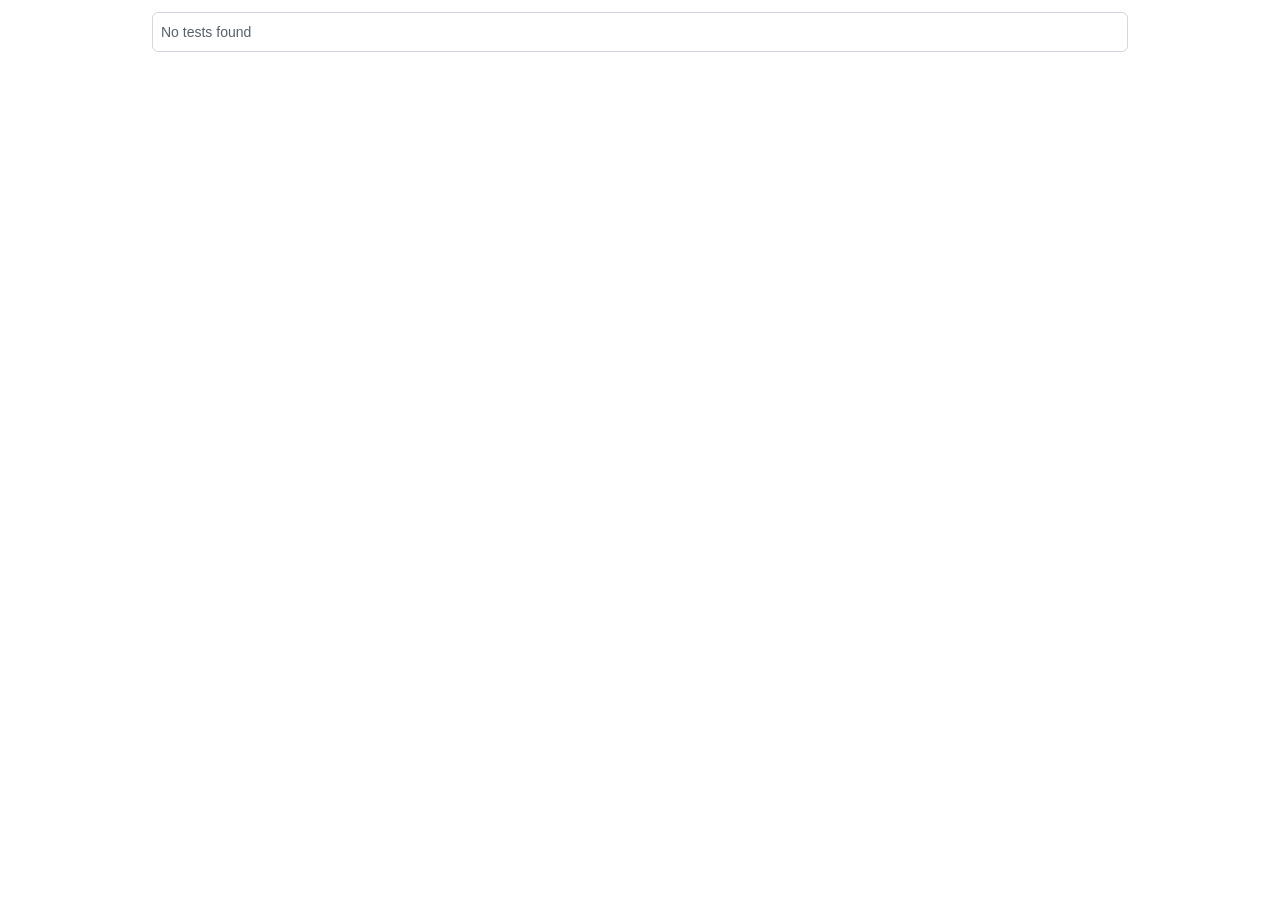
<file: node_modules/playwright-core/lib/vite/htmlReport/index.html>
<!DOCTYPE html>
<html style='scrollbar-gutter: stable both-edges;'>
  <head>
    <meta charset='UTF-8'>
    <meta name='color-scheme' content='dark light'>
    <meta name='viewport' content='width=device-width, initial-scale=1.0'>
    <title>Playwright Test Report</title>
    <script type="module" crossorigin src="./report.js"></script>
    <link rel="stylesheet" crossorigin href="./report.css">
  </head>
  <body>
    <div id='root'></div>
  </body>
</html>
</file>
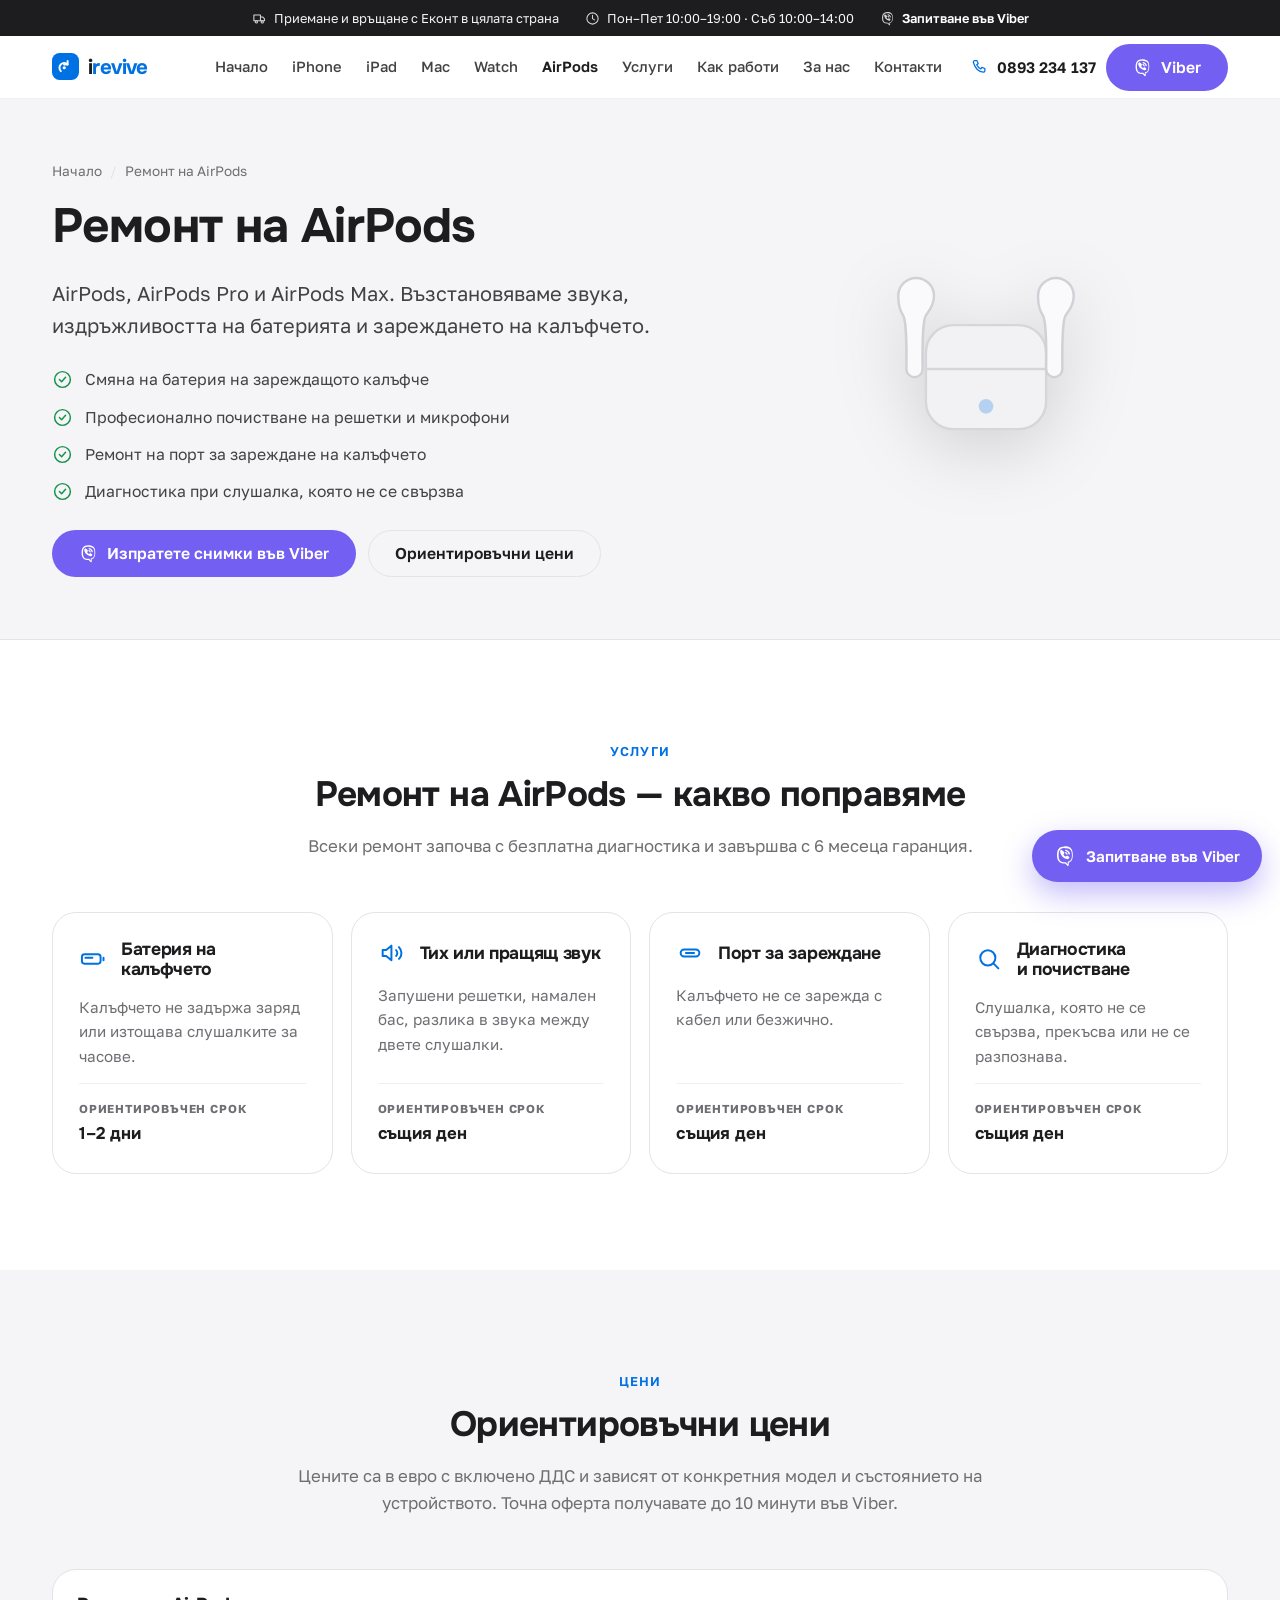
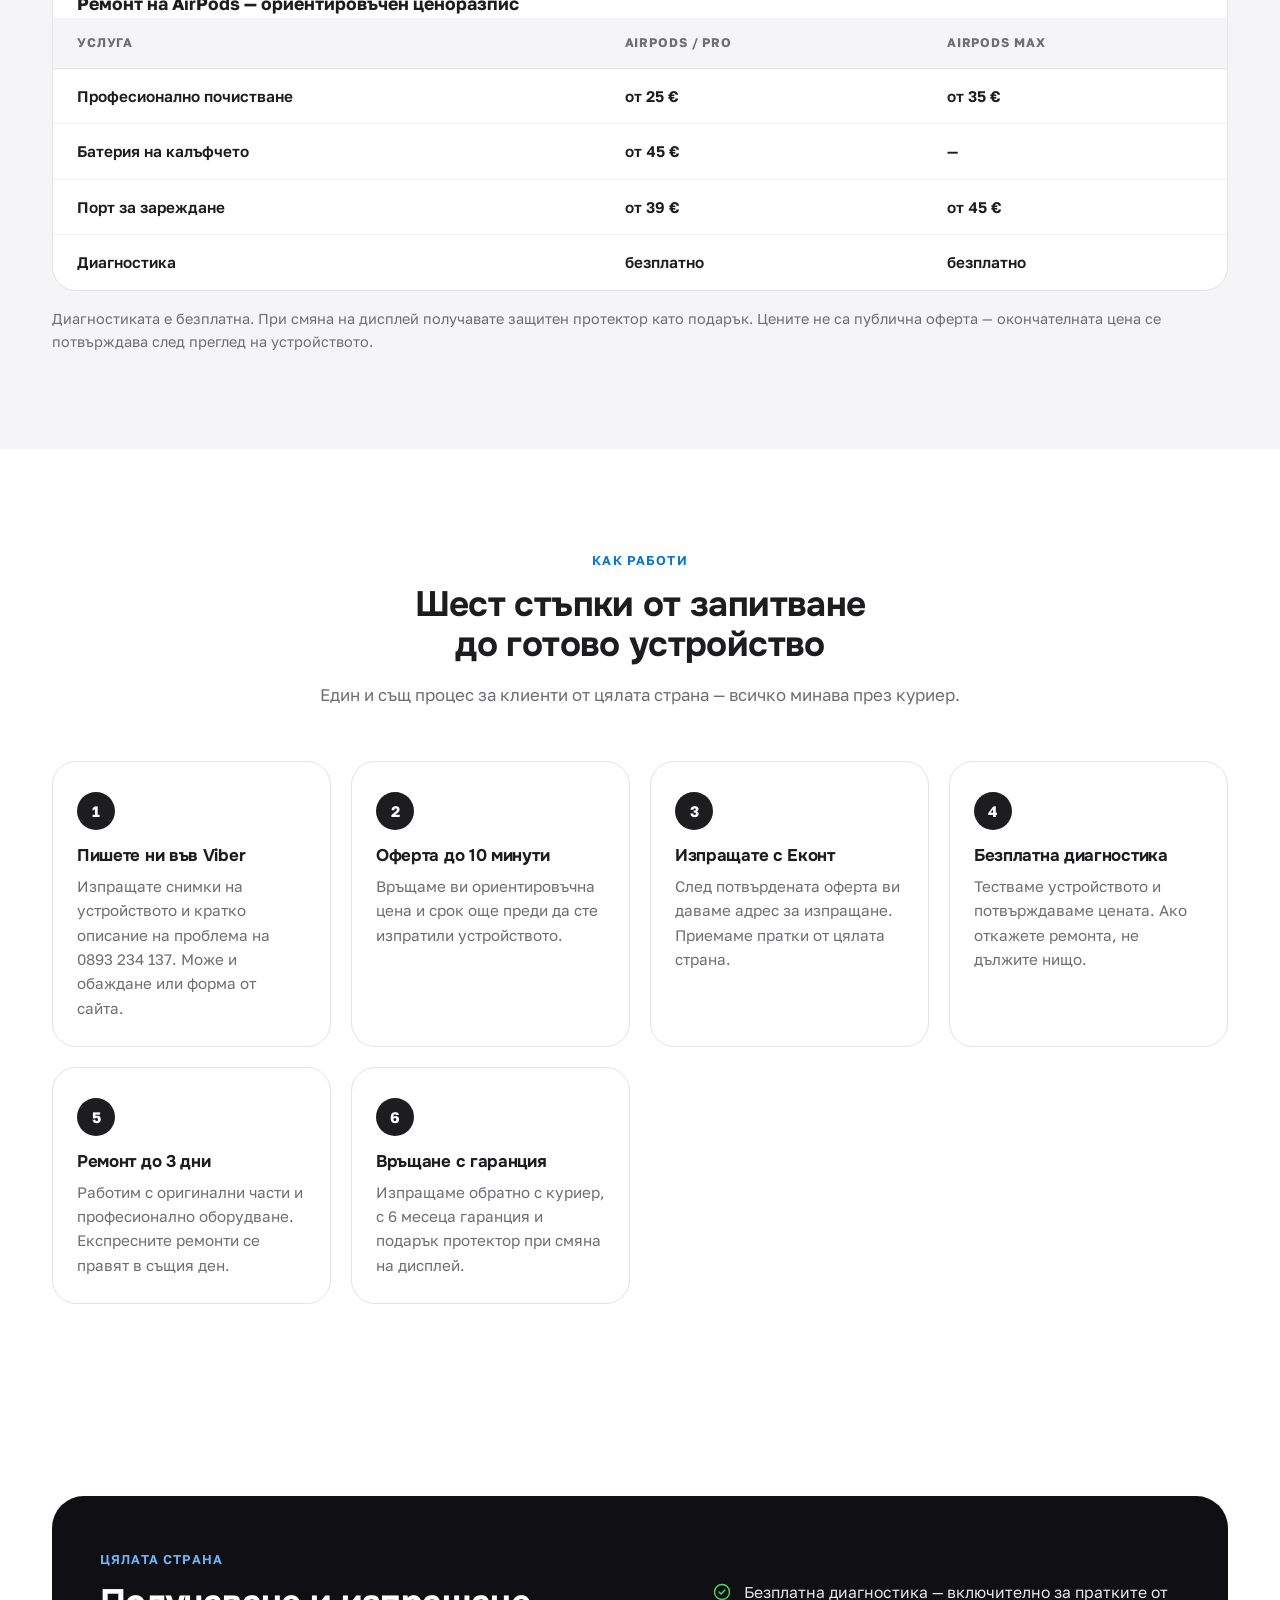
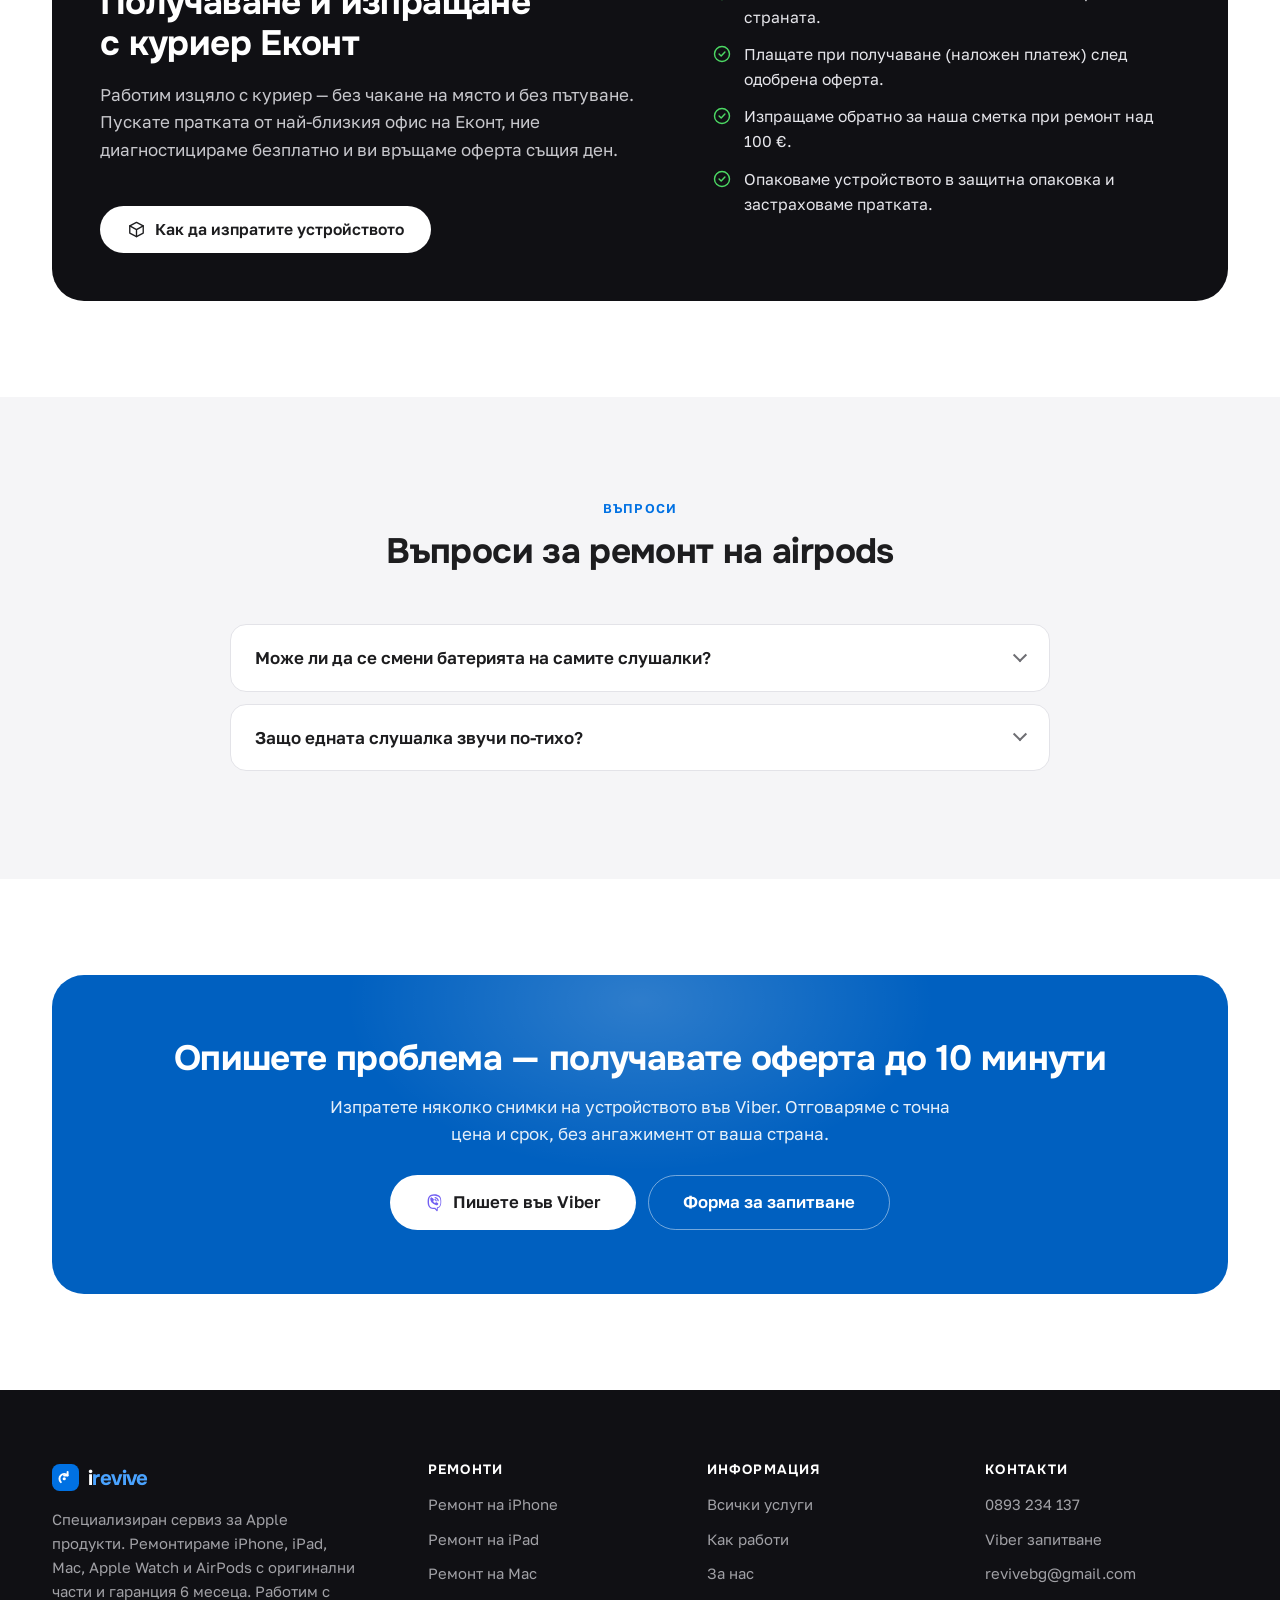
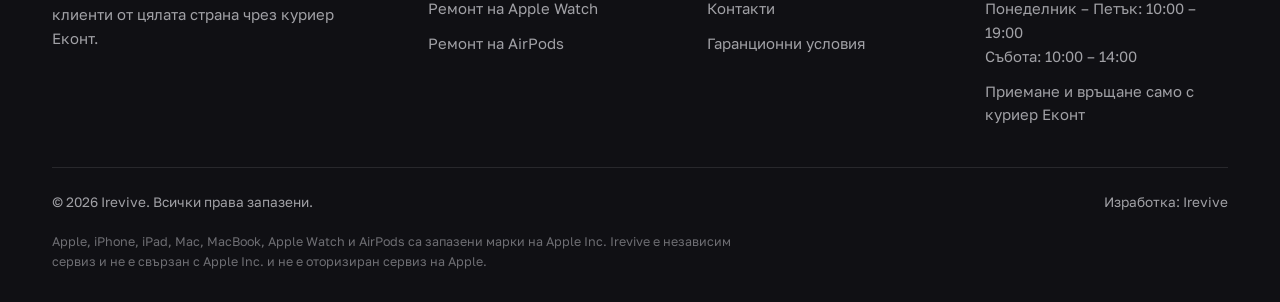
<file: airpods.html>
<!DOCTYPE html>
<html lang="bg">
<head>
<meta charset="utf-8">
<meta name="viewport" content="width=device-width, initial-scale=1">
<title>Ремонт на AirPods — батерия, зареждане и почистване | Irevive</title>
<meta name="description" content="Сервиз за AirPods, AirPods Pro и AirPods Max: смяна на батерия на калъфчето, проблеми със зареждането, професионално почистване и възстановяване на звука.">
<meta name="theme-color" content="#ffffff">
<link rel="canonical" href="https://irevive.bg/airpods.html">
<meta property="og:type" content="website">
<meta property="og:site_name" content="Irevive">
<meta property="og:title" content="Ремонт на AirPods — батерия, зареждане и почистване | Irevive">
<meta property="og:description" content="Сервиз за AirPods, AirPods Pro и AirPods Max: смяна на батерия на калъфчето, проблеми със зареждането, професионално почистване и възстановяване на звука.">
<meta property="og:url" content="https://irevive.bg/airpods.html">
<meta property="og:locale" content="bg_BG">
<meta name="twitter:card" content="summary_large_image">
<link rel="preconnect" href="https://fonts.googleapis.com">
<link rel="preconnect" href="https://fonts.gstatic.com" crossorigin>
<link rel="stylesheet" href="https://fonts.googleapis.com/css2?family=Onest:wght@500;600;700;800&family=Golos+Text:wght@400;500;600;700&display=swap">
<link rel="icon" href="assets/favicon.svg?v=236bb618" type="image/svg+xml">
<link rel="apple-touch-icon" href="assets/favicon.svg?v=236bb618">
<link rel="stylesheet" href="css/styles.css?v=cdbb48c2">
<script type="application/ld+json">
{
  "@context": "https://schema.org",
  "@type": "Organization",
  "@id": "https://irevive.bg/#organization",
  "name": "Irevive",
  "description": "Специализиран сервиз за Apple продукти — iPhone, iPad, Mac, Apple Watch и AirPods. Безплатна диагностика, оригинални части, 6 месеца гаранция, приемане и връщане с куриер Еконт.",
  "url": "https://irevive.bg/",
  "email": "revivebg@gmail.com",
  "telephone": "+359893234137",
  "areaServed": { "@type": "Country", "name": "България" },
  "contactPoint": {
    "@type": "ContactPoint",
    "telephone": "+359893234137",
    "contactType": "customer service",
    "availableLanguage": ["bg"],
    "hoursAvailable": [
      { "@type": "OpeningHoursSpecification",
        "dayOfWeek": ["Monday","Tuesday","Wednesday","Thursday","Friday"],
        "opens": "10:00", "closes": "19:00" },
      { "@type": "OpeningHoursSpecification",
        "dayOfWeek": "Saturday", "opens": "10:00", "closes": "14:00" }
    ]
  }
}
</script>
<script type="application/ld+json">
{
  "@context": "https://schema.org",
  "@type": "FAQPage",
  "mainEntity": [
    {
      "@type": "Question",
      "name": "Може ли да се смени батерията на самите слушалки?",
      "acceptedAnswer": {
        "@type": "Answer",
        "text": "При AirPods батерията на слушалките е много малка и залепена — подмяната рядко е икономически оправдана. Затова първо правим безплатна диагностика и ви казваме честно какво си струва."
      }
    },
    {
      "@type": "Question",
      "name": "Защо едната слушалка звучи по-тихо?",
      "acceptedAnswer": {
        "@type": "Answer",
        "text": "В над 80% от случаите причината е запушена решетка от ушна кал и прах. Професионалното почистване обикновено решава проблема."
      }
    }
  ]
}
</script>
</head>
<body>
<a class="skip-link" href="#main">Към съдържанието</a>

<div class="topbar">
  <div class="container topbar__inner">
    <span><svg width="24" height="24" viewBox="0 0 24 24" fill="none" stroke="currentColor" stroke-width="1.7" stroke-linecap="round" stroke-linejoin="round" aria-hidden="true"><path d="M3 6.5h10.5v9H3zM13.5 9.5H17l3 3v3h-6.5z"/><circle cx="7" cy="17.5" r="1.8"/><circle cx="16.5" cy="17.5" r="1.8"/></svg> Приемане и връщане с Еконт в цялата страна</span>
    <span><svg width="24" height="24" viewBox="0 0 24 24" fill="none" stroke="currentColor" stroke-width="1.7" stroke-linecap="round" stroke-linejoin="round" aria-hidden="true"><circle cx="12" cy="12" r="9"/><path d="M12 7v5.2l3.2 2"/></svg> Пон–Пет 10:00–19:00 · Съб 10:00–14:00</span>
    <span><svg width="24" height="24" viewBox="0 0 24 24" fill="currentColor" aria-hidden="true"><path d="M11.4 1.5c2.6-.1 5.4.3 7.2 2.3 1.4 1.7 1.8 4 1.9 6.1.1 2.2 0 4.5-1 6.5-.7 1.4-2 2.3-3.4 2.8v2.9c0 .8-1 1.2-1.5.6l-2.4-2.6c-2.2.05-4.5-.2-6.3-1.6-1.6-1.3-2.3-3.3-2.5-5.3-.2-2.3-.2-4.7.5-6.9C4.6 4.3 6 2.9 7.8 2.2c1.1-.45 2.4-.6 3.6-.7Zm.2 1.9c-1.7.1-3.5.3-4.8 1.4-1 .9-1.4 2.3-1.6 3.6-.25 1.9-.25 3.9.1 5.8.25 1.3.8 2.6 1.9 3.4 1.5 1.1 3.5 1.2 5.3 1.15.3 0 .5.1.7.3l1.7 1.85v-2c0-.4.3-.75.7-.85 1.3-.3 2.5-1 3.1-2.2.7-1.4.85-3.1.85-4.7 0-1.8-.15-3.7-1.1-5.2-1-1.5-2.9-2.1-4.6-2.3-.75-.1-1.5-.15-2.25-.15ZM9.15 6.2c.35-.1.7.05.9.35l1.15 1.7c.25.4.15.9-.2 1.2l-.5.4c-.2.2-.25.4-.15.6.45.95 1.2 1.7 2.15 2.15.2.1.45.05.6-.15l.4-.5c.3-.35.8-.45 1.2-.2l1.7 1.15c.3.2.45.55.35.9-.3 1.05-1.35 1.8-2.45 1.6-2-.35-3.7-1.35-5-2.65-1.3-1.3-2.3-3-2.65-5-.2-1.1.55-2.15 1.6-2.45Zm2.9-.5a.75.75 0 0 1 .85-.6c2.35.35 4.15 2.15 4.5 4.5a.75.75 0 0 1-1.5.25 3.85 3.85 0 0 0-3.25-3.25.75.75 0 0 1-.6-.9Zm-.25 2.5a.75.75 0 0 1 .9-.55 3 3 0 0 1 2.2 2.2.75.75 0 0 1-1.45.35 1.5 1.5 0 0 0-1.1-1.1.75.75 0 0 1-.55-.9Z"/></svg> <a href="viber://chat?number=%2B359893234137">Запитване във Viber</a></span>
  </div>
</div>

<header class="header">
  <div class="container header__inner">
    <a class="logo" href="index.html">
      <svg width="32" height="32" viewBox="0 0 32 32" aria-hidden="true"><rect width="32" height="32" rx="9" fill="#0071e3"/><path d="M10.5 21.5c-2.2-2.2-2.2-5.8 0-8s5.8-2.2 8 0" fill="none" stroke="#fff" stroke-width="2.3" stroke-linecap="round"/><path d="M18.5 9.5v4.2h-4.2" fill="none" stroke="#fff" stroke-width="2.3" stroke-linecap="round" stroke-linejoin="round"/><circle cx="14.5" cy="17.5" r="1.9" fill="#fff"/></svg>
      <span>i<em>revive</em></span>
    </a>

    <nav class="nav" id="main-nav" aria-label="Основна навигация">
        <a href="index.html">Начало</a>
        <a href="iphone.html">iPhone</a>
        <a href="ipad.html">iPad</a>
        <a href="mac.html">Mac</a>
        <a href="apple-watch.html">Watch</a>
        <a href="airpods.html" aria-current="page">AirPods</a>
        <a href="uslugi.html">Услуги</a>
        <a href="kak-raboti.html">Как работи</a>
        <a href="za-nas.html">За нас</a>
        <a href="kontakti.html">Контакти</a>
      <a class="btn btn--viber" href="viber://chat?number=%2B359893234137"><svg width="24" height="24" viewBox="0 0 24 24" fill="currentColor" aria-hidden="true"><path d="M11.4 1.5c2.6-.1 5.4.3 7.2 2.3 1.4 1.7 1.8 4 1.9 6.1.1 2.2 0 4.5-1 6.5-.7 1.4-2 2.3-3.4 2.8v2.9c0 .8-1 1.2-1.5.6l-2.4-2.6c-2.2.05-4.5-.2-6.3-1.6-1.6-1.3-2.3-3.3-2.5-5.3-.2-2.3-.2-4.7.5-6.9C4.6 4.3 6 2.9 7.8 2.2c1.1-.45 2.4-.6 3.6-.7Zm.2 1.9c-1.7.1-3.5.3-4.8 1.4-1 .9-1.4 2.3-1.6 3.6-.25 1.9-.25 3.9.1 5.8.25 1.3.8 2.6 1.9 3.4 1.5 1.1 3.5 1.2 5.3 1.15.3 0 .5.1.7.3l1.7 1.85v-2c0-.4.3-.75.7-.85 1.3-.3 2.5-1 3.1-2.2.7-1.4.85-3.1.85-4.7 0-1.8-.15-3.7-1.1-5.2-1-1.5-2.9-2.1-4.6-2.3-.75-.1-1.5-.15-2.25-.15ZM9.15 6.2c.35-.1.7.05.9.35l1.15 1.7c.25.4.15.9-.2 1.2l-.5.4c-.2.2-.25.4-.15.6.45.95 1.2 1.7 2.15 2.15.2.1.45.05.6-.15l.4-.5c.3-.35.8-.45 1.2-.2l1.7 1.15c.3.2.45.55.35.9-.3 1.05-1.35 1.8-2.45 1.6-2-.35-3.7-1.35-5-2.65-1.3-1.3-2.3-3-2.65-5-.2-1.1.55-2.15 1.6-2.45Zm2.9-.5a.75.75 0 0 1 .85-.6c2.35.35 4.15 2.15 4.5 4.5a.75.75 0 0 1-1.5.25 3.85 3.85 0 0 0-3.25-3.25.75.75 0 0 1-.6-.9Zm-.25 2.5a.75.75 0 0 1 .9-.55 3 3 0 0 1 2.2 2.2.75.75 0 0 1-1.45.35 1.5 1.5 0 0 0-1.1-1.1.75.75 0 0 1-.55-.9Z"/></svg> Запитване във Viber</a>
    </nav>

    <div class="header__actions">
      <a class="header__phone" href="tel:+359893234137"><svg width="24" height="24" viewBox="0 0 24 24" fill="none" stroke="currentColor" stroke-width="1.7" stroke-linecap="round" stroke-linejoin="round" aria-hidden="true"><path d="M5 3.5h3l1.6 4-2 1.4a11.5 11.5 0 0 0 5.5 5.5l1.4-2 4 1.6v3a1.9 1.9 0 0 1-2.1 1.9C9.9 18.3 5.7 14.1 3.1 5.6A1.9 1.9 0 0 1 5 3.5Z"/></svg> 0893 234 137</a>
      <a class="btn btn--viber" href="viber://chat?number=%2B359893234137"><svg width="24" height="24" viewBox="0 0 24 24" fill="currentColor" aria-hidden="true"><path d="M11.4 1.5c2.6-.1 5.4.3 7.2 2.3 1.4 1.7 1.8 4 1.9 6.1.1 2.2 0 4.5-1 6.5-.7 1.4-2 2.3-3.4 2.8v2.9c0 .8-1 1.2-1.5.6l-2.4-2.6c-2.2.05-4.5-.2-6.3-1.6-1.6-1.3-2.3-3.3-2.5-5.3-.2-2.3-.2-4.7.5-6.9C4.6 4.3 6 2.9 7.8 2.2c1.1-.45 2.4-.6 3.6-.7Zm.2 1.9c-1.7.1-3.5.3-4.8 1.4-1 .9-1.4 2.3-1.6 3.6-.25 1.9-.25 3.9.1 5.8.25 1.3.8 2.6 1.9 3.4 1.5 1.1 3.5 1.2 5.3 1.15.3 0 .5.1.7.3l1.7 1.85v-2c0-.4.3-.75.7-.85 1.3-.3 2.5-1 3.1-2.2.7-1.4.85-3.1.85-4.7 0-1.8-.15-3.7-1.1-5.2-1-1.5-2.9-2.1-4.6-2.3-.75-.1-1.5-.15-2.25-.15ZM9.15 6.2c.35-.1.7.05.9.35l1.15 1.7c.25.4.15.9-.2 1.2l-.5.4c-.2.2-.25.4-.15.6.45.95 1.2 1.7 2.15 2.15.2.1.45.05.6-.15l.4-.5c.3-.35.8-.45 1.2-.2l1.7 1.15c.3.2.45.55.35.9-.3 1.05-1.35 1.8-2.45 1.6-2-.35-3.7-1.35-5-2.65-1.3-1.3-2.3-3-2.65-5-.2-1.1.55-2.15 1.6-2.45Zm2.9-.5a.75.75 0 0 1 .85-.6c2.35.35 4.15 2.15 4.5 4.5a.75.75 0 0 1-1.5.25 3.85 3.85 0 0 0-3.25-3.25.75.75 0 0 1-.6-.9Zm-.25 2.5a.75.75 0 0 1 .9-.55 3 3 0 0 1 2.2 2.2.75.75 0 0 1-1.45.35 1.5 1.5 0 0 0-1.1-1.1.75.75 0 0 1-.55-.9Z"/></svg> Viber</a>
      <button class="burger" type="button" aria-label="Меню" aria-expanded="false"
              aria-controls="main-nav"><span></span></button>
    </div>
  </div>
</header>

<main id="main">

<section class="page-hero">
  <div class="container page-hero__inner">
    <div>
    <ul class="breadcrumbs">
      <li><a href="index.html">Начало</a></li>
      <li>Ремонт на AirPods</li>
    </ul>
      <h1>Ремонт на AirPods</h1>
      <p class="lead">AirPods, AirPods Pro и AirPods Max. Възстановяваме звука, издръжливостта на батерията и зареждането на калъфчето.</p>
      <ul class="checklist" style="margin:26px 0">
        <li><svg width="24" height="24" viewBox="0 0 24 24" fill="none" stroke="currentColor" stroke-width="1.7" stroke-linecap="round" stroke-linejoin="round" aria-hidden="true"><circle cx="12" cy="12" r="9"/><path d="m8.5 12 2.5 2.5 4.5-5"/></svg><span>Смяна на батерия на зареждащото калъфче</span></li>
        <li><svg width="24" height="24" viewBox="0 0 24 24" fill="none" stroke="currentColor" stroke-width="1.7" stroke-linecap="round" stroke-linejoin="round" aria-hidden="true"><circle cx="12" cy="12" r="9"/><path d="m8.5 12 2.5 2.5 4.5-5"/></svg><span>Професионално почистване на решетки и микрофони</span></li>
        <li><svg width="24" height="24" viewBox="0 0 24 24" fill="none" stroke="currentColor" stroke-width="1.7" stroke-linecap="round" stroke-linejoin="round" aria-hidden="true"><circle cx="12" cy="12" r="9"/><path d="m8.5 12 2.5 2.5 4.5-5"/></svg><span>Ремонт на порт за зареждане на калъфчето</span></li>
        <li><svg width="24" height="24" viewBox="0 0 24 24" fill="none" stroke="currentColor" stroke-width="1.7" stroke-linecap="round" stroke-linejoin="round" aria-hidden="true"><circle cx="12" cy="12" r="9"/><path d="m8.5 12 2.5 2.5 4.5-5"/></svg><span>Диагностика при слушалка, която не се свързва</span></li>
      </ul>
      <div class="btn-row">
        <a class="btn btn--viber" href="viber://chat?number=%2B359893234137"><svg width="24" height="24" viewBox="0 0 24 24" fill="currentColor" aria-hidden="true"><path d="M11.4 1.5c2.6-.1 5.4.3 7.2 2.3 1.4 1.7 1.8 4 1.9 6.1.1 2.2 0 4.5-1 6.5-.7 1.4-2 2.3-3.4 2.8v2.9c0 .8-1 1.2-1.5.6l-2.4-2.6c-2.2.05-4.5-.2-6.3-1.6-1.6-1.3-2.3-3.3-2.5-5.3-.2-2.3-.2-4.7.5-6.9C4.6 4.3 6 2.9 7.8 2.2c1.1-.45 2.4-.6 3.6-.7Zm.2 1.9c-1.7.1-3.5.3-4.8 1.4-1 .9-1.4 2.3-1.6 3.6-.25 1.9-.25 3.9.1 5.8.25 1.3.8 2.6 1.9 3.4 1.5 1.1 3.5 1.2 5.3 1.15.3 0 .5.1.7.3l1.7 1.85v-2c0-.4.3-.75.7-.85 1.3-.3 2.5-1 3.1-2.2.7-1.4.85-3.1.85-4.7 0-1.8-.15-3.7-1.1-5.2-1-1.5-2.9-2.1-4.6-2.3-.75-.1-1.5-.15-2.25-.15ZM9.15 6.2c.35-.1.7.05.9.35l1.15 1.7c.25.4.15.9-.2 1.2l-.5.4c-.2.2-.25.4-.15.6.45.95 1.2 1.7 2.15 2.15.2.1.45.05.6-.15l.4-.5c.3-.35.8-.45 1.2-.2l1.7 1.15c.3.2.45.55.35.9-.3 1.05-1.35 1.8-2.45 1.6-2-.35-3.7-1.35-5-2.65-1.3-1.3-2.3-3-2.65-5-.2-1.1.55-2.15 1.6-2.45Zm2.9-.5a.75.75 0 0 1 .85-.6c2.35.35 4.15 2.15 4.5 4.5a.75.75 0 0 1-1.5.25 3.85 3.85 0 0 0-3.25-3.25.75.75 0 0 1-.6-.9Zm-.25 2.5a.75.75 0 0 1 .9-.55 3 3 0 0 1 2.2 2.2.75.75 0 0 1-1.45.35 1.5 1.5 0 0 0-1.1-1.1.75.75 0 0 1-.55-.9Z"/></svg> Изпратете снимки във Viber</a>
        <a class="btn btn--ghost" href="#ceni">Ориентировъчни цени</a>
      </div>
    </div>
    <div class="page-hero__art"><svg width="320" height="300" viewBox="0 0 320 300" role="img" aria-label="AirPods">
  <rect x="86" y="96" width="148" height="128" rx="34" fill="#f2f2f4" stroke="#d5d5da" stroke-width="3"/>
  <path d="M86 150h148" stroke="#d5d5da" stroke-width="3"/>
  <circle cx="160" cy="196" r="9" fill="#0071e3" opacity=".25"/>
  <g fill="#fafafc" stroke="#d0d0d6" stroke-width="3">
    <path d="M52 60a22 22 0 0 1 44 0c0 12-6 18-10 24-5 8-4 66-4 66a10 10 0 0 1-20 0s1-58-4-66c-4-6-6-12-6-24z"/>
    <path d="M224 60a22 22 0 0 1 44 0c0 12-6 18-10 24-5 8-4 66-4 66a10 10 0 0 1-20 0s1-58-4-66c-4-6-6-12-6-24z"/>
  </g>
</svg></div>
  </div>
</section>

<section class="section">
  <div class="container">
    <div class="section-head">
      <span class="eyebrow">Услуги</span>
      <h2>Ремонт на AirPods — какво поправяме</h2>
      <p>Всеки ремонт започва с безплатна диагностика и завършва с 6 месеца гаранция.</p>
    </div>
    <div class="repairs">
      <article class="repair">
        <div class="repair__top"><svg width="24" height="24" viewBox="0 0 24 24" fill="none" stroke="currentColor" stroke-width="1.7" stroke-linecap="round" stroke-linejoin="round" aria-hidden="true"><rect x="2.5" y="8" width="16" height="8" rx="2.2"/><path d="M21 11v2"/><path d="M5.5 11h6"/></svg><h3>Батерия на калъфчето</h3></div>
        <p>Калъфчето не задържа заряд или изтощава слушалките за часове.</p>
        <div class="repair__meta"><div><span>Ориентировъчен срок</span><b>1–2 дни</b></div></div>
      </article>
      <article class="repair">
        <div class="repair__top"><svg width="24" height="24" viewBox="0 0 24 24" fill="none" stroke="currentColor" stroke-width="1.7" stroke-linecap="round" stroke-linejoin="round" aria-hidden="true"><path d="M4 9.5h3l4.5-3.8v12.6L7 14.5H4z"/><path d="M15.5 9.5a3.5 3.5 0 0 1 0 5M18 7a7 7 0 0 1 0 10"/></svg><h3>Тих или пращящ звук</h3></div>
        <p>Запушени решетки, намален бас, разлика в звука между двете слушалки.</p>
        <div class="repair__meta"><div><span>Ориентировъчен срок</span><b>същия ден</b></div></div>
      </article>
      <article class="repair">
        <div class="repair__top"><svg width="24" height="24" viewBox="0 0 24 24" fill="none" stroke="currentColor" stroke-width="1.7" stroke-linecap="round" stroke-linejoin="round" aria-hidden="true"><rect x="4" y="9" width="16" height="6" rx="3"/><path d="M8.5 12h7"/></svg><h3>Порт за зареждане</h3></div>
        <p>Калъфчето не се зарежда с кабел или безжично.</p>
        <div class="repair__meta"><div><span>Ориентировъчен срок</span><b>същия ден</b></div></div>
      </article>
      <article class="repair">
        <div class="repair__top"><svg width="24" height="24" viewBox="0 0 24 24" fill="none" stroke="currentColor" stroke-width="1.7" stroke-linecap="round" stroke-linejoin="round" aria-hidden="true"><circle cx="11" cy="11" r="6.5"/><path d="m16 16 4 4"/></svg><h3>Диагностика и почистване</h3></div>
        <p>Слушалка, която не се свързва, прекъсва или не се разпознава.</p>
        <div class="repair__meta"><div><span>Ориентировъчен срок</span><b>същия ден</b></div></div>
      </article>
    </div>
  </div>
</section>

<section class="section section--alt" id="ceni">
  <div class="container">
    <div class="section-head">
      <span class="eyebrow">Цени</span>
      <h2>Ориентировъчни цени</h2>
      <p>Цените са в евро с включено ДДС и зависят от конкретния модел и състоянието
        на устройството. Точна оферта получавате до 10 минути във Viber.</p>
    </div>
    <div class="table-wrap">
      <table class="price">
        <caption>Ремонт на AirPods — ориентировъчен ценоразпис</caption>
        <thead><tr><th scope="col">Услуга</th><th scope="col">AirPods / Pro</th><th scope="col">AirPods Max</th></tr></thead>
        <tbody>
        <tr><th scope="row">Професионално почистване</th><td class="num">от 25 €</td><td class="num">от 35 €</td></tr>
        <tr><th scope="row">Батерия на калъфчето</th><td class="num">от 45 €</td><td class="num">—</td></tr>
        <tr><th scope="row">Порт за зареждане</th><td class="num">от 39 €</td><td class="num">от 45 €</td></tr>
        <tr><th scope="row">Диагностика</th><td class="num">безплатно</td><td class="num">безплатно</td></tr>
        </tbody>
      </table>
    </div>
    <p class="price-note">Диагностиката е безплатна. При смяна на дисплей получавате
      защитен протектор като подарък. Цените не са публична оферта — окончателната
      цена се потвърждава след преглед на устройството.</p>
  </div>
</section>

<section class="section" id="kak-raboti">
  <div class="container">
    <div class="section-head">
      <span class="eyebrow">Как работи</span>
      <h2>Шест стъпки от запитване до готово устройство</h2>
      <p>Един и същ процес за клиенти от цялата страна — всичко минава през куриер.</p>
    </div>
    <div class="steps">
      <div class="step"><h3>Пишете ни във Viber</h3><p>Изпращате снимки на устройството и кратко описание на проблема на 0893 234 137. Може и обаждане или форма от сайта.</p></div>
      <div class="step"><h3>Оферта до 10 минути</h3><p>Връщаме ви ориентировъчна цена и срок още преди да сте изпратили устройството.</p></div>
      <div class="step"><h3>Изпращате с Еконт</h3><p>След потвърдената оферта ви даваме адрес за изпращане. Приемаме пратки от цялата страна.</p></div>
      <div class="step"><h3>Безплатна диагностика</h3><p>Тестваме устройството и потвърждаваме цената. Ако откажете ремонта, не дължите нищо.</p></div>
      <div class="step"><h3>Ремонт до 3 дни</h3><p>Работим с оригинални части и професионално оборудване. Експресните ремонти се правят в същия ден.</p></div>
      <div class="step"><h3>Връщане с гаранция</h3><p>Изпращаме обратно с куриер, с 6 месеца гаранция и подарък протектор при смяна на дисплей.</p></div>
    </div>
  </div>
</section>

<section class="section">
  <div class="container">
    <div class="courier">
      <div>
        <span class="eyebrow" style="color:#6cb6ff">Цялата страна</span>
        <h2>Получаване и изпращане с куриер Еконт</h2>
        <p>Работим изцяло с куриер — без чакане на място и без пътуване. Пускате
          пратката от най-близкия офис на Еконт, ние диагностицираме безплатно и
          ви връщаме оферта същия ден.</p>
        <a class="btn btn--light" href="kak-raboti.html"><svg width="24" height="24" viewBox="0 0 24 24" fill="none" stroke="currentColor" stroke-width="1.7" stroke-linecap="round" stroke-linejoin="round" aria-hidden="true"><path d="M3.5 7.5 12 3l8.5 4.5v9L12 21l-8.5-4.5z"/><path d="m3.5 7.5 8.5 4.6 8.5-4.6M12 12.1V21"/></svg> Как да изпратите устройството</a>
      </div>
      <ul class="courier__list">
        <li><svg width="24" height="24" viewBox="0 0 24 24" fill="none" stroke="currentColor" stroke-width="1.7" stroke-linecap="round" stroke-linejoin="round" aria-hidden="true"><circle cx="12" cy="12" r="9"/><path d="m8.5 12 2.5 2.5 4.5-5"/></svg><span>Безплатна диагностика — включително за пратките от страната.</span></li>
        <li><svg width="24" height="24" viewBox="0 0 24 24" fill="none" stroke="currentColor" stroke-width="1.7" stroke-linecap="round" stroke-linejoin="round" aria-hidden="true"><circle cx="12" cy="12" r="9"/><path d="m8.5 12 2.5 2.5 4.5-5"/></svg><span>Плащате при получаване (наложен платеж) след одобрена оферта.</span></li>
        <li><svg width="24" height="24" viewBox="0 0 24 24" fill="none" stroke="currentColor" stroke-width="1.7" stroke-linecap="round" stroke-linejoin="round" aria-hidden="true"><circle cx="12" cy="12" r="9"/><path d="m8.5 12 2.5 2.5 4.5-5"/></svg><span>Изпращаме обратно за наша сметка при ремонт над 100 €.</span></li>
        <li><svg width="24" height="24" viewBox="0 0 24 24" fill="none" stroke="currentColor" stroke-width="1.7" stroke-linecap="round" stroke-linejoin="round" aria-hidden="true"><circle cx="12" cy="12" r="9"/><path d="m8.5 12 2.5 2.5 4.5-5"/></svg><span>Опаковаме устройството в защитна опаковка и застраховаме пратката.</span></li>
      </ul>
    </div>
  </div>
</section>

<section class="section section--alt" id="faq">
  <div class="container">
    <div class="section-head">
      <span class="eyebrow">Въпроси</span>
      <h2>Въпроси за ремонт на airpods</h2>
    </div>
    <div class="faq">
      <details>
        <summary>Може ли да се смени батерията на самите слушалки?</summary>
        <div class="faq__body">При AirPods батерията на слушалките е много малка и залепена — подмяната рядко е икономически оправдана. Затова първо правим безплатна диагностика и ви казваме честно какво си струва.</div>
      </details>
      <details>
        <summary>Защо едната слушалка звучи по-тихо?</summary>
        <div class="faq__body">В над 80% от случаите причината е запушена решетка от ушна кал и прах. Професионалното почистване обикновено решава проблема.</div>
      </details>
    </div>
  </div>
</section>

<section class="section">
  <div class="container">
    <div class="cta">
      <h2>Опишете проблема — получавате оферта до 10 минути</h2>
      <p>Изпратете няколко снимки на устройството във Viber. Отговаряме с точна цена и срок, без ангажимент от ваша страна.</p>
      <div class="btn-row btn-row--center">
        <a class="btn btn--lg btn--light btn--viber-icon" href="viber://chat?number=%2B359893234137"><svg width="24" height="24" viewBox="0 0 24 24" fill="currentColor" aria-hidden="true"><path d="M11.4 1.5c2.6-.1 5.4.3 7.2 2.3 1.4 1.7 1.8 4 1.9 6.1.1 2.2 0 4.5-1 6.5-.7 1.4-2 2.3-3.4 2.8v2.9c0 .8-1 1.2-1.5.6l-2.4-2.6c-2.2.05-4.5-.2-6.3-1.6-1.6-1.3-2.3-3.3-2.5-5.3-.2-2.3-.2-4.7.5-6.9C4.6 4.3 6 2.9 7.8 2.2c1.1-.45 2.4-.6 3.6-.7Zm.2 1.9c-1.7.1-3.5.3-4.8 1.4-1 .9-1.4 2.3-1.6 3.6-.25 1.9-.25 3.9.1 5.8.25 1.3.8 2.6 1.9 3.4 1.5 1.1 3.5 1.2 5.3 1.15.3 0 .5.1.7.3l1.7 1.85v-2c0-.4.3-.75.7-.85 1.3-.3 2.5-1 3.1-2.2.7-1.4.85-3.1.85-4.7 0-1.8-.15-3.7-1.1-5.2-1-1.5-2.9-2.1-4.6-2.3-.75-.1-1.5-.15-2.25-.15ZM9.15 6.2c.35-.1.7.05.9.35l1.15 1.7c.25.4.15.9-.2 1.2l-.5.4c-.2.2-.25.4-.15.6.45.95 1.2 1.7 2.15 2.15.2.1.45.05.6-.15l.4-.5c.3-.35.8-.45 1.2-.2l1.7 1.15c.3.2.45.55.35.9-.3 1.05-1.35 1.8-2.45 1.6-2-.35-3.7-1.35-5-2.65-1.3-1.3-2.3-3-2.65-5-.2-1.1.55-2.15 1.6-2.45Zm2.9-.5a.75.75 0 0 1 .85-.6c2.35.35 4.15 2.15 4.5 4.5a.75.75 0 0 1-1.5.25 3.85 3.85 0 0 0-3.25-3.25.75.75 0 0 1-.6-.9Zm-.25 2.5a.75.75 0 0 1 .9-.55 3 3 0 0 1 2.2 2.2.75.75 0 0 1-1.45.35 1.5 1.5 0 0 0-1.1-1.1.75.75 0 0 1-.55-.9Z"/></svg> Пишете във Viber</a>
        <a class="btn btn--lg btn--outline-light" href="kontakti.html#zapitvane">Форма за запитване</a>
      </div>
    </div>
  </div>
</section>
</main>

<footer class="footer">
  <div class="container">
    <div class="footer__grid">
      <div>
        <a class="logo" href="index.html"><svg width="32" height="32" viewBox="0 0 32 32" aria-hidden="true"><rect width="32" height="32" rx="9" fill="#0071e3"/><path d="M10.5 21.5c-2.2-2.2-2.2-5.8 0-8s5.8-2.2 8 0" fill="none" stroke="#fff" stroke-width="2.3" stroke-linecap="round"/><path d="M18.5 9.5v4.2h-4.2" fill="none" stroke="#fff" stroke-width="2.3" stroke-linecap="round" stroke-linejoin="round"/><circle cx="14.5" cy="17.5" r="1.9" fill="#fff"/></svg> <span>i<em>revive</em></span></a>
        <p class="footer__about">Специализиран сервиз за Apple продукти. Ремонтираме
          iPhone, iPad, Mac, Apple Watch и AirPods с оригинални части и гаранция
          6 месеца. Работим с клиенти от цялата страна чрез куриер Еконт.</p>
      </div>
      <div>
        <h4>Ремонти</h4>
        <ul>
          <li><a href="iphone.html">Ремонт на iPhone</a></li>
          <li><a href="ipad.html">Ремонт на iPad</a></li>
          <li><a href="mac.html">Ремонт на Mac</a></li>
          <li><a href="apple-watch.html">Ремонт на Apple Watch</a></li>
          <li><a href="airpods.html">Ремонт на AirPods</a></li>
        </ul>
      </div>
      <div>
        <h4>Информация</h4>
        <ul>
          <li><a href="uslugi.html">Всички услуги</a></li>
          <li><a href="kak-raboti.html">Как работи</a></li>
          <li><a href="za-nas.html">За нас</a></li>
          <li><a href="kontakti.html">Контакти</a></li>
          <li><a href="kak-raboti.html#garanciya">Гаранционни условия</a></li>
        </ul>
      </div>
      <div>
        <h4>Контакти</h4>
        <ul>
          <li><a href="tel:+359893234137">0893 234 137</a></li>
          <li><a href="viber://chat?number=%2B359893234137">Viber запитване</a></li>
          <li><a href="mailto:revivebg@gmail.com">revivebg@gmail.com</a></li>
          <li>Понеделник – Петък: 10:00 – 19:00<br>Събота: 10:00 – 14:00</li>
          <li>Приемане и връщане само с куриер Еконт</li>
        </ul>
      </div>
    </div>
    <div class="footer__bottom">
      <span>&copy; <span id="year">2026</span> Irevive. Всички права запазени.</span>
      <span>Изработка: Irevive</span>
    </div>
    <p class="footer__disclaimer">Apple, iPhone, iPad, Mac, MacBook, Apple Watch и AirPods
      са запазени марки на Apple Inc. Irevive е независим сервиз и не е свързан
      с Apple Inc. и не е оторизиран сервиз на Apple.</p>
  </div>
</footer>

<a class="fab" href="viber://chat?number=%2B359893234137" aria-label="Изпратете запитване във Viber">
  <svg width="24" height="24" viewBox="0 0 24 24" fill="currentColor" aria-hidden="true"><path d="M11.4 1.5c2.6-.1 5.4.3 7.2 2.3 1.4 1.7 1.8 4 1.9 6.1.1 2.2 0 4.5-1 6.5-.7 1.4-2 2.3-3.4 2.8v2.9c0 .8-1 1.2-1.5.6l-2.4-2.6c-2.2.05-4.5-.2-6.3-1.6-1.6-1.3-2.3-3.3-2.5-5.3-.2-2.3-.2-4.7.5-6.9C4.6 4.3 6 2.9 7.8 2.2c1.1-.45 2.4-.6 3.6-.7Zm.2 1.9c-1.7.1-3.5.3-4.8 1.4-1 .9-1.4 2.3-1.6 3.6-.25 1.9-.25 3.9.1 5.8.25 1.3.8 2.6 1.9 3.4 1.5 1.1 3.5 1.2 5.3 1.15.3 0 .5.1.7.3l1.7 1.85v-2c0-.4.3-.75.7-.85 1.3-.3 2.5-1 3.1-2.2.7-1.4.85-3.1.85-4.7 0-1.8-.15-3.7-1.1-5.2-1-1.5-2.9-2.1-4.6-2.3-.75-.1-1.5-.15-2.25-.15ZM9.15 6.2c.35-.1.7.05.9.35l1.15 1.7c.25.4.15.9-.2 1.2l-.5.4c-.2.2-.25.4-.15.6.45.95 1.2 1.7 2.15 2.15.2.1.45.05.6-.15l.4-.5c.3-.35.8-.45 1.2-.2l1.7 1.15c.3.2.45.55.35.9-.3 1.05-1.35 1.8-2.45 1.6-2-.35-3.7-1.35-5-2.65-1.3-1.3-2.3-3-2.65-5-.2-1.1.55-2.15 1.6-2.45Zm2.9-.5a.75.75 0 0 1 .85-.6c2.35.35 4.15 2.15 4.5 4.5a.75.75 0 0 1-1.5.25 3.85 3.85 0 0 0-3.25-3.25.75.75 0 0 1-.6-.9Zm-.25 2.5a.75.75 0 0 1 .9-.55 3 3 0 0 1 2.2 2.2.75.75 0 0 1-1.45.35 1.5 1.5 0 0 0-1.1-1.1.75.75 0 0 1-.55-.9Z"/></svg><span>Запитване във Viber</span>
</a>

<script src="js/main.js?v=ade65fab" defer></script>
</body>
</html>
</file>
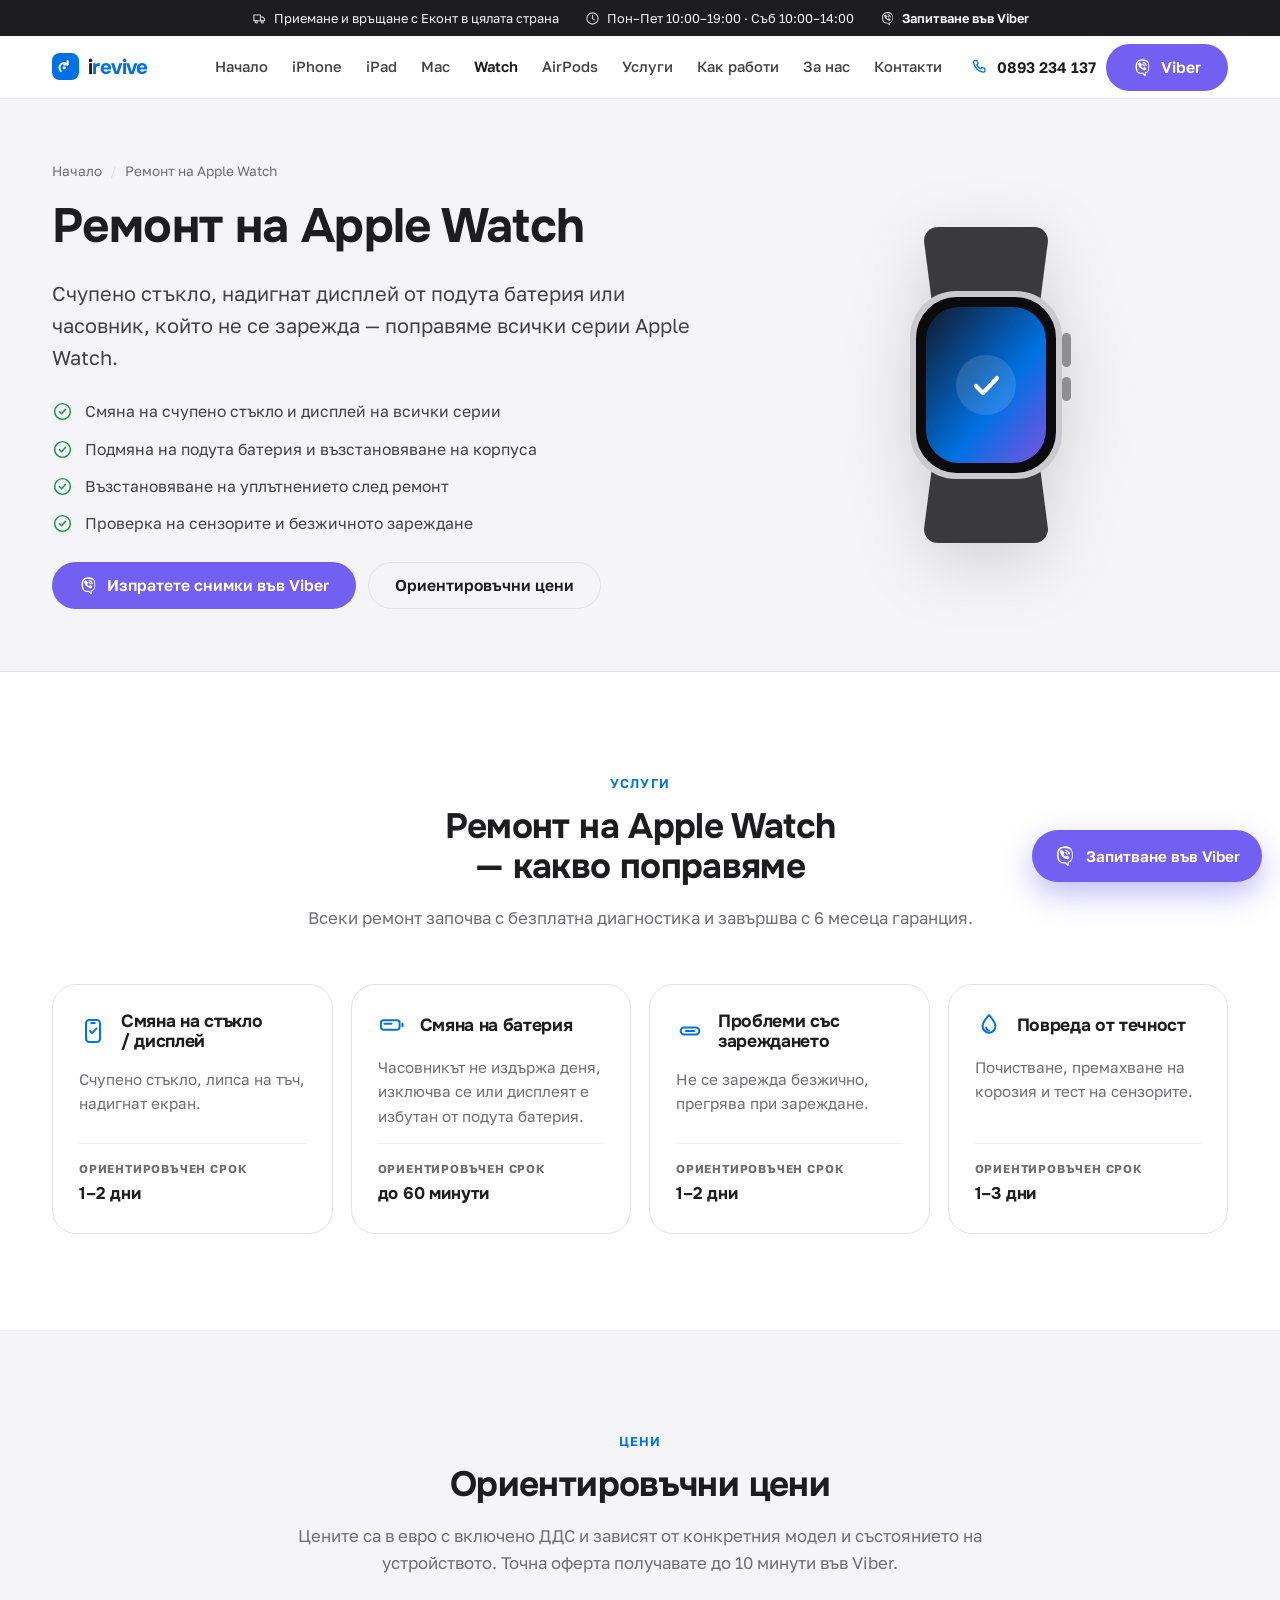
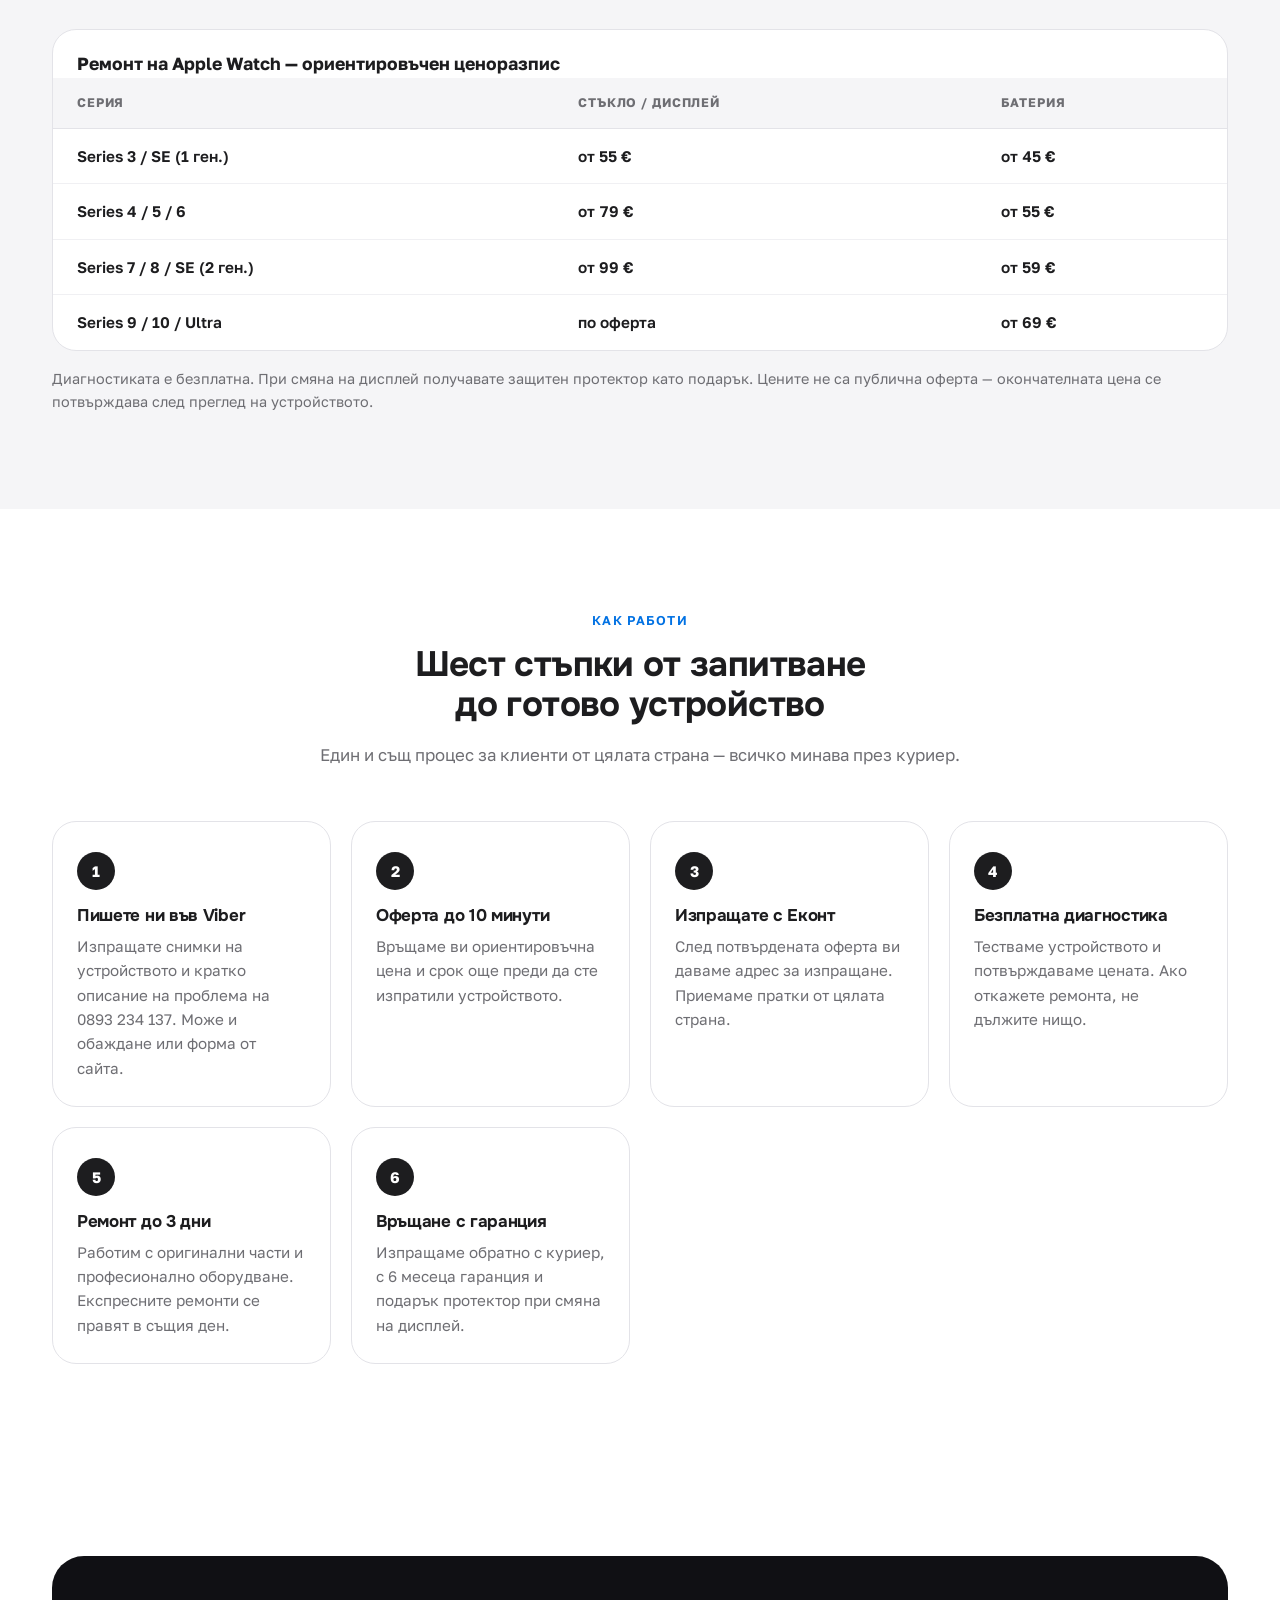
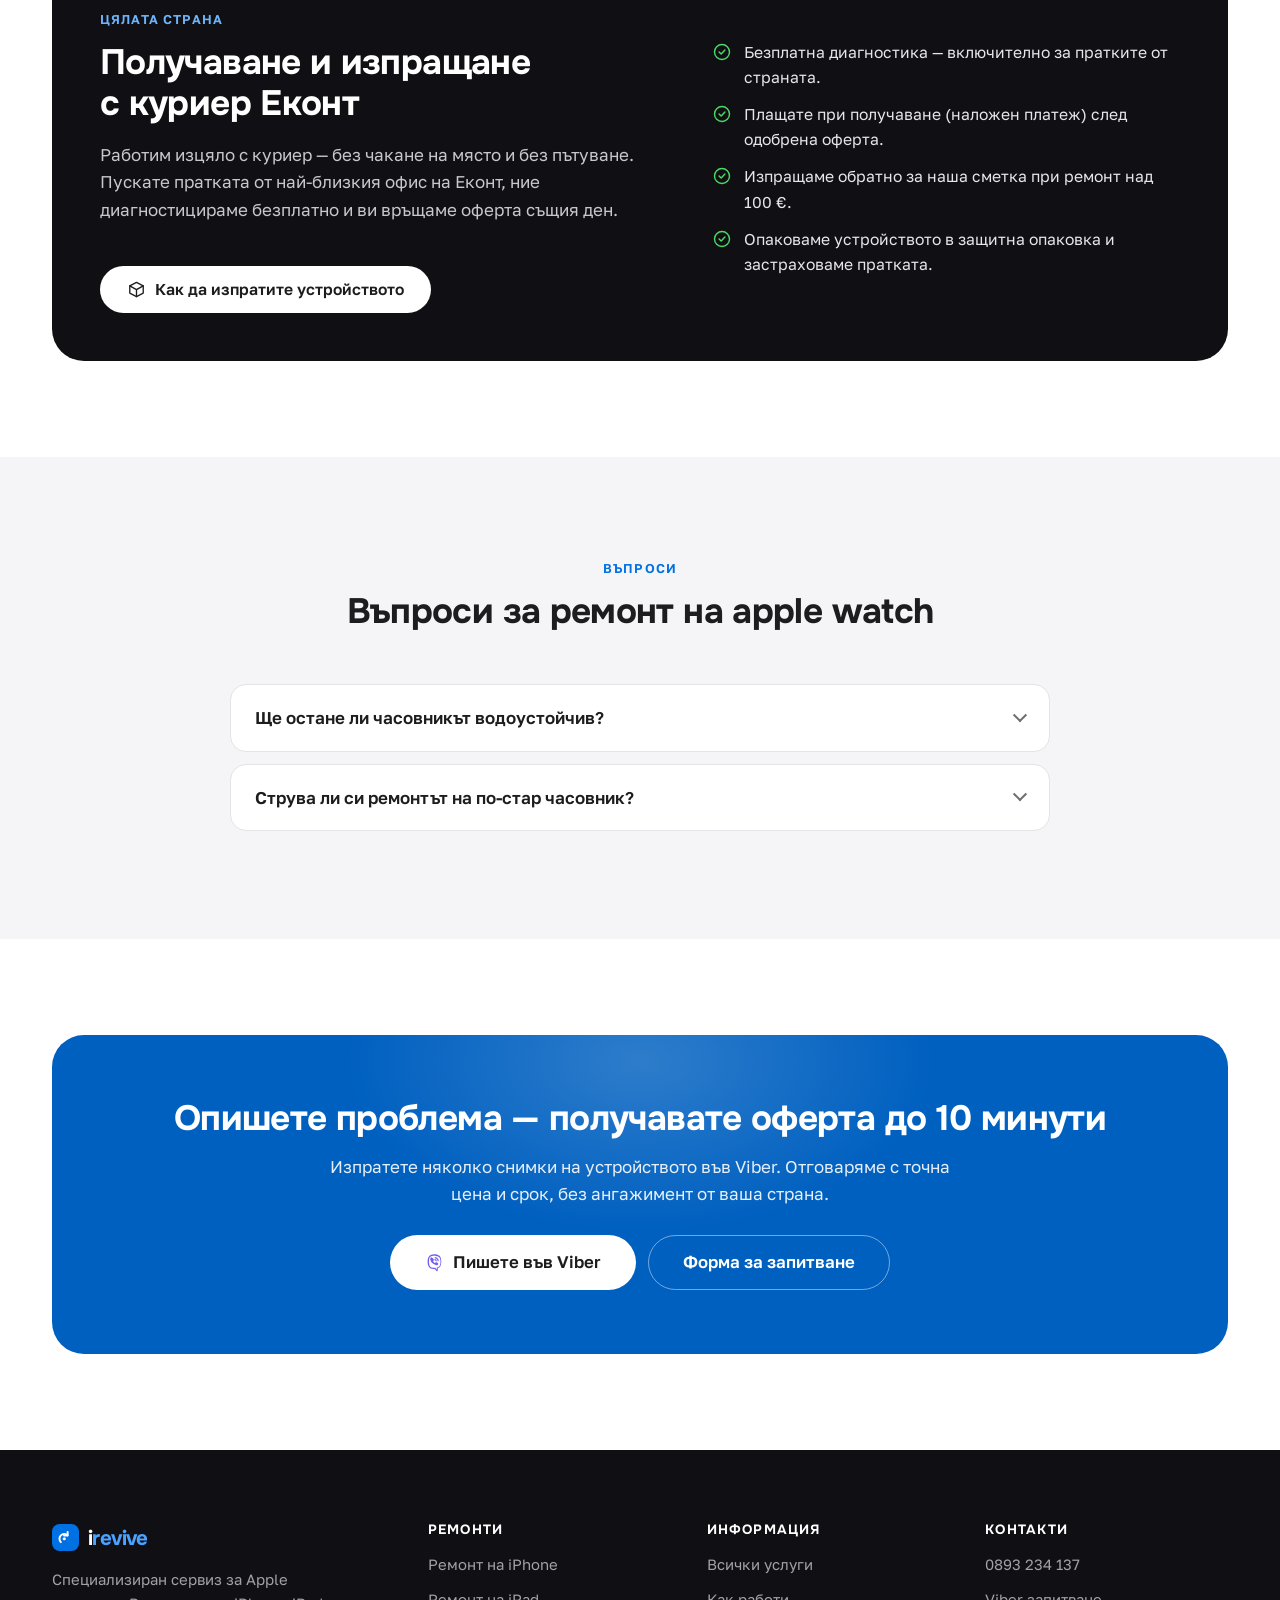
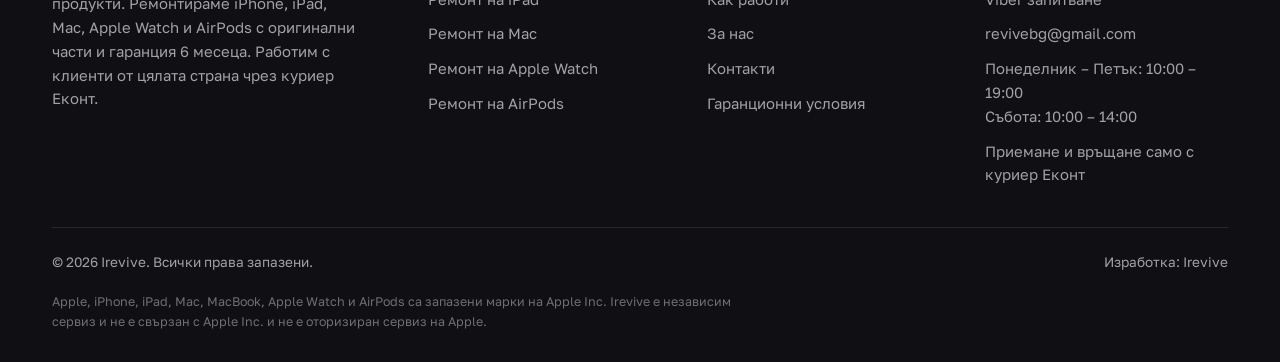
<file: apple-watch.html>
<!DOCTYPE html>
<html lang="bg">
<head>
<meta charset="utf-8">
<meta name="viewport" content="width=device-width, initial-scale=1">
<title>Ремонт на Apple Watch — стъкло, дисплей и батерия | Irevive</title>
<meta name="description" content="Ремонт на Apple Watch: смяна на счупено стъкло и дисплей, подмяна на батерия, възстановяване на водоустойчивост. Гаранция 6 месеца.">
<meta name="theme-color" content="#ffffff">
<link rel="canonical" href="https://irevive.bg/apple-watch.html">
<meta property="og:type" content="website">
<meta property="og:site_name" content="Irevive">
<meta property="og:title" content="Ремонт на Apple Watch — стъкло, дисплей и батерия | Irevive">
<meta property="og:description" content="Ремонт на Apple Watch: смяна на счупено стъкло и дисплей, подмяна на батерия, възстановяване на водоустойчивост. Гаранция 6 месеца.">
<meta property="og:url" content="https://irevive.bg/apple-watch.html">
<meta property="og:locale" content="bg_BG">
<meta name="twitter:card" content="summary_large_image">
<link rel="preconnect" href="https://fonts.googleapis.com">
<link rel="preconnect" href="https://fonts.gstatic.com" crossorigin>
<link rel="stylesheet" href="https://fonts.googleapis.com/css2?family=Onest:wght@500;600;700;800&family=Golos+Text:wght@400;500;600;700&display=swap">
<link rel="icon" href="assets/favicon.svg?v=236bb618" type="image/svg+xml">
<link rel="apple-touch-icon" href="assets/favicon.svg?v=236bb618">
<link rel="stylesheet" href="css/styles.css?v=cdbb48c2">
<script type="application/ld+json">
{
  "@context": "https://schema.org",
  "@type": "Organization",
  "@id": "https://irevive.bg/#organization",
  "name": "Irevive",
  "description": "Специализиран сервиз за Apple продукти — iPhone, iPad, Mac, Apple Watch и AirPods. Безплатна диагностика, оригинални части, 6 месеца гаранция, приемане и връщане с куриер Еконт.",
  "url": "https://irevive.bg/",
  "email": "revivebg@gmail.com",
  "telephone": "+359893234137",
  "areaServed": { "@type": "Country", "name": "България" },
  "contactPoint": {
    "@type": "ContactPoint",
    "telephone": "+359893234137",
    "contactType": "customer service",
    "availableLanguage": ["bg"],
    "hoursAvailable": [
      { "@type": "OpeningHoursSpecification",
        "dayOfWeek": ["Monday","Tuesday","Wednesday","Thursday","Friday"],
        "opens": "10:00", "closes": "19:00" },
      { "@type": "OpeningHoursSpecification",
        "dayOfWeek": "Saturday", "opens": "10:00", "closes": "14:00" }
    ]
  }
}
</script>
<script type="application/ld+json">
{
  "@context": "https://schema.org",
  "@type": "FAQPage",
  "mainEntity": [
    {
      "@type": "Question",
      "name": "Ще остане ли часовникът водоустойчив?",
      "acceptedAnswer": {
        "@type": "Answer",
        "text": "След отваряне подменяме уплътнението и възстановяваме залепването, но заводската водоустойчивост не може да бъде гарантирана. Препоръчваме да избягвате плуване след ремонт."
      }
    },
    {
      "@type": "Question",
      "name": "Струва ли си ремонтът на по-стар часовник?",
      "acceptedAnswer": {
        "@type": "Answer",
        "text": "При смяна на батерия почти винаги да. При счупен дисплей на много стари серии ще ви кажем честно, ако ремонтът не си заслужава."
      }
    }
  ]
}
</script>
</head>
<body>
<a class="skip-link" href="#main">Към съдържанието</a>

<div class="topbar">
  <div class="container topbar__inner">
    <span><svg width="24" height="24" viewBox="0 0 24 24" fill="none" stroke="currentColor" stroke-width="1.7" stroke-linecap="round" stroke-linejoin="round" aria-hidden="true"><path d="M3 6.5h10.5v9H3zM13.5 9.5H17l3 3v3h-6.5z"/><circle cx="7" cy="17.5" r="1.8"/><circle cx="16.5" cy="17.5" r="1.8"/></svg> Приемане и връщане с Еконт в цялата страна</span>
    <span><svg width="24" height="24" viewBox="0 0 24 24" fill="none" stroke="currentColor" stroke-width="1.7" stroke-linecap="round" stroke-linejoin="round" aria-hidden="true"><circle cx="12" cy="12" r="9"/><path d="M12 7v5.2l3.2 2"/></svg> Пон–Пет 10:00–19:00 · Съб 10:00–14:00</span>
    <span><svg width="24" height="24" viewBox="0 0 24 24" fill="currentColor" aria-hidden="true"><path d="M11.4 1.5c2.6-.1 5.4.3 7.2 2.3 1.4 1.7 1.8 4 1.9 6.1.1 2.2 0 4.5-1 6.5-.7 1.4-2 2.3-3.4 2.8v2.9c0 .8-1 1.2-1.5.6l-2.4-2.6c-2.2.05-4.5-.2-6.3-1.6-1.6-1.3-2.3-3.3-2.5-5.3-.2-2.3-.2-4.7.5-6.9C4.6 4.3 6 2.9 7.8 2.2c1.1-.45 2.4-.6 3.6-.7Zm.2 1.9c-1.7.1-3.5.3-4.8 1.4-1 .9-1.4 2.3-1.6 3.6-.25 1.9-.25 3.9.1 5.8.25 1.3.8 2.6 1.9 3.4 1.5 1.1 3.5 1.2 5.3 1.15.3 0 .5.1.7.3l1.7 1.85v-2c0-.4.3-.75.7-.85 1.3-.3 2.5-1 3.1-2.2.7-1.4.85-3.1.85-4.7 0-1.8-.15-3.7-1.1-5.2-1-1.5-2.9-2.1-4.6-2.3-.75-.1-1.5-.15-2.25-.15ZM9.15 6.2c.35-.1.7.05.9.35l1.15 1.7c.25.4.15.9-.2 1.2l-.5.4c-.2.2-.25.4-.15.6.45.95 1.2 1.7 2.15 2.15.2.1.45.05.6-.15l.4-.5c.3-.35.8-.45 1.2-.2l1.7 1.15c.3.2.45.55.35.9-.3 1.05-1.35 1.8-2.45 1.6-2-.35-3.7-1.35-5-2.65-1.3-1.3-2.3-3-2.65-5-.2-1.1.55-2.15 1.6-2.45Zm2.9-.5a.75.75 0 0 1 .85-.6c2.35.35 4.15 2.15 4.5 4.5a.75.75 0 0 1-1.5.25 3.85 3.85 0 0 0-3.25-3.25.75.75 0 0 1-.6-.9Zm-.25 2.5a.75.75 0 0 1 .9-.55 3 3 0 0 1 2.2 2.2.75.75 0 0 1-1.45.35 1.5 1.5 0 0 0-1.1-1.1.75.75 0 0 1-.55-.9Z"/></svg> <a href="viber://chat?number=%2B359893234137">Запитване във Viber</a></span>
  </div>
</div>

<header class="header">
  <div class="container header__inner">
    <a class="logo" href="index.html">
      <svg width="32" height="32" viewBox="0 0 32 32" aria-hidden="true"><rect width="32" height="32" rx="9" fill="#0071e3"/><path d="M10.5 21.5c-2.2-2.2-2.2-5.8 0-8s5.8-2.2 8 0" fill="none" stroke="#fff" stroke-width="2.3" stroke-linecap="round"/><path d="M18.5 9.5v4.2h-4.2" fill="none" stroke="#fff" stroke-width="2.3" stroke-linecap="round" stroke-linejoin="round"/><circle cx="14.5" cy="17.5" r="1.9" fill="#fff"/></svg>
      <span>i<em>revive</em></span>
    </a>

    <nav class="nav" id="main-nav" aria-label="Основна навигация">
        <a href="index.html">Начало</a>
        <a href="iphone.html">iPhone</a>
        <a href="ipad.html">iPad</a>
        <a href="mac.html">Mac</a>
        <a href="apple-watch.html" aria-current="page">Watch</a>
        <a href="airpods.html">AirPods</a>
        <a href="uslugi.html">Услуги</a>
        <a href="kak-raboti.html">Как работи</a>
        <a href="za-nas.html">За нас</a>
        <a href="kontakti.html">Контакти</a>
      <a class="btn btn--viber" href="viber://chat?number=%2B359893234137"><svg width="24" height="24" viewBox="0 0 24 24" fill="currentColor" aria-hidden="true"><path d="M11.4 1.5c2.6-.1 5.4.3 7.2 2.3 1.4 1.7 1.8 4 1.9 6.1.1 2.2 0 4.5-1 6.5-.7 1.4-2 2.3-3.4 2.8v2.9c0 .8-1 1.2-1.5.6l-2.4-2.6c-2.2.05-4.5-.2-6.3-1.6-1.6-1.3-2.3-3.3-2.5-5.3-.2-2.3-.2-4.7.5-6.9C4.6 4.3 6 2.9 7.8 2.2c1.1-.45 2.4-.6 3.6-.7Zm.2 1.9c-1.7.1-3.5.3-4.8 1.4-1 .9-1.4 2.3-1.6 3.6-.25 1.9-.25 3.9.1 5.8.25 1.3.8 2.6 1.9 3.4 1.5 1.1 3.5 1.2 5.3 1.15.3 0 .5.1.7.3l1.7 1.85v-2c0-.4.3-.75.7-.85 1.3-.3 2.5-1 3.1-2.2.7-1.4.85-3.1.85-4.7 0-1.8-.15-3.7-1.1-5.2-1-1.5-2.9-2.1-4.6-2.3-.75-.1-1.5-.15-2.25-.15ZM9.15 6.2c.35-.1.7.05.9.35l1.15 1.7c.25.4.15.9-.2 1.2l-.5.4c-.2.2-.25.4-.15.6.45.95 1.2 1.7 2.15 2.15.2.1.45.05.6-.15l.4-.5c.3-.35.8-.45 1.2-.2l1.7 1.15c.3.2.45.55.35.9-.3 1.05-1.35 1.8-2.45 1.6-2-.35-3.7-1.35-5-2.65-1.3-1.3-2.3-3-2.65-5-.2-1.1.55-2.15 1.6-2.45Zm2.9-.5a.75.75 0 0 1 .85-.6c2.35.35 4.15 2.15 4.5 4.5a.75.75 0 0 1-1.5.25 3.85 3.85 0 0 0-3.25-3.25.75.75 0 0 1-.6-.9Zm-.25 2.5a.75.75 0 0 1 .9-.55 3 3 0 0 1 2.2 2.2.75.75 0 0 1-1.45.35 1.5 1.5 0 0 0-1.1-1.1.75.75 0 0 1-.55-.9Z"/></svg> Запитване във Viber</a>
    </nav>

    <div class="header__actions">
      <a class="header__phone" href="tel:+359893234137"><svg width="24" height="24" viewBox="0 0 24 24" fill="none" stroke="currentColor" stroke-width="1.7" stroke-linecap="round" stroke-linejoin="round" aria-hidden="true"><path d="M5 3.5h3l1.6 4-2 1.4a11.5 11.5 0 0 0 5.5 5.5l1.4-2 4 1.6v3a1.9 1.9 0 0 1-2.1 1.9C9.9 18.3 5.7 14.1 3.1 5.6A1.9 1.9 0 0 1 5 3.5Z"/></svg> 0893 234 137</a>
      <a class="btn btn--viber" href="viber://chat?number=%2B359893234137"><svg width="24" height="24" viewBox="0 0 24 24" fill="currentColor" aria-hidden="true"><path d="M11.4 1.5c2.6-.1 5.4.3 7.2 2.3 1.4 1.7 1.8 4 1.9 6.1.1 2.2 0 4.5-1 6.5-.7 1.4-2 2.3-3.4 2.8v2.9c0 .8-1 1.2-1.5.6l-2.4-2.6c-2.2.05-4.5-.2-6.3-1.6-1.6-1.3-2.3-3.3-2.5-5.3-.2-2.3-.2-4.7.5-6.9C4.6 4.3 6 2.9 7.8 2.2c1.1-.45 2.4-.6 3.6-.7Zm.2 1.9c-1.7.1-3.5.3-4.8 1.4-1 .9-1.4 2.3-1.6 3.6-.25 1.9-.25 3.9.1 5.8.25 1.3.8 2.6 1.9 3.4 1.5 1.1 3.5 1.2 5.3 1.15.3 0 .5.1.7.3l1.7 1.85v-2c0-.4.3-.75.7-.85 1.3-.3 2.5-1 3.1-2.2.7-1.4.85-3.1.85-4.7 0-1.8-.15-3.7-1.1-5.2-1-1.5-2.9-2.1-4.6-2.3-.75-.1-1.5-.15-2.25-.15ZM9.15 6.2c.35-.1.7.05.9.35l1.15 1.7c.25.4.15.9-.2 1.2l-.5.4c-.2.2-.25.4-.15.6.45.95 1.2 1.7 2.15 2.15.2.1.45.05.6-.15l.4-.5c.3-.35.8-.45 1.2-.2l1.7 1.15c.3.2.45.55.35.9-.3 1.05-1.35 1.8-2.45 1.6-2-.35-3.7-1.35-5-2.65-1.3-1.3-2.3-3-2.65-5-.2-1.1.55-2.15 1.6-2.45Zm2.9-.5a.75.75 0 0 1 .85-.6c2.35.35 4.15 2.15 4.5 4.5a.75.75 0 0 1-1.5.25 3.85 3.85 0 0 0-3.25-3.25.75.75 0 0 1-.6-.9Zm-.25 2.5a.75.75 0 0 1 .9-.55 3 3 0 0 1 2.2 2.2.75.75 0 0 1-1.45.35 1.5 1.5 0 0 0-1.1-1.1.75.75 0 0 1-.55-.9Z"/></svg> Viber</a>
      <button class="burger" type="button" aria-label="Меню" aria-expanded="false"
              aria-controls="main-nav"><span></span></button>
    </div>
  </div>
</header>

<main id="main">

<section class="page-hero">
  <div class="container page-hero__inner">
    <div>
    <ul class="breadcrumbs">
      <li><a href="index.html">Начало</a></li>
      <li>Ремонт на Apple Watch</li>
    </ul>
      <h1>Ремонт на Apple Watch</h1>
      <p class="lead">Счупено стъкло, надигнат дисплей от подута батерия или часовник, който не се зарежда — поправяме всички серии Apple Watch.</p>
      <ul class="checklist" style="margin:26px 0">
        <li><svg width="24" height="24" viewBox="0 0 24 24" fill="none" stroke="currentColor" stroke-width="1.7" stroke-linecap="round" stroke-linejoin="round" aria-hidden="true"><circle cx="12" cy="12" r="9"/><path d="m8.5 12 2.5 2.5 4.5-5"/></svg><span>Смяна на счупено стъкло и дисплей на всички серии</span></li>
        <li><svg width="24" height="24" viewBox="0 0 24 24" fill="none" stroke="currentColor" stroke-width="1.7" stroke-linecap="round" stroke-linejoin="round" aria-hidden="true"><circle cx="12" cy="12" r="9"/><path d="m8.5 12 2.5 2.5 4.5-5"/></svg><span>Подмяна на подута батерия и възстановяване на корпуса</span></li>
        <li><svg width="24" height="24" viewBox="0 0 24 24" fill="none" stroke="currentColor" stroke-width="1.7" stroke-linecap="round" stroke-linejoin="round" aria-hidden="true"><circle cx="12" cy="12" r="9"/><path d="m8.5 12 2.5 2.5 4.5-5"/></svg><span>Възстановяване на уплътнението след ремонт</span></li>
        <li><svg width="24" height="24" viewBox="0 0 24 24" fill="none" stroke="currentColor" stroke-width="1.7" stroke-linecap="round" stroke-linejoin="round" aria-hidden="true"><circle cx="12" cy="12" r="9"/><path d="m8.5 12 2.5 2.5 4.5-5"/></svg><span>Проверка на сензорите и безжичното зареждане</span></li>
      </ul>
      <div class="btn-row">
        <a class="btn btn--viber" href="viber://chat?number=%2B359893234137"><svg width="24" height="24" viewBox="0 0 24 24" fill="currentColor" aria-hidden="true"><path d="M11.4 1.5c2.6-.1 5.4.3 7.2 2.3 1.4 1.7 1.8 4 1.9 6.1.1 2.2 0 4.5-1 6.5-.7 1.4-2 2.3-3.4 2.8v2.9c0 .8-1 1.2-1.5.6l-2.4-2.6c-2.2.05-4.5-.2-6.3-1.6-1.6-1.3-2.3-3.3-2.5-5.3-.2-2.3-.2-4.7.5-6.9C4.6 4.3 6 2.9 7.8 2.2c1.1-.45 2.4-.6 3.6-.7Zm.2 1.9c-1.7.1-3.5.3-4.8 1.4-1 .9-1.4 2.3-1.6 3.6-.25 1.9-.25 3.9.1 5.8.25 1.3.8 2.6 1.9 3.4 1.5 1.1 3.5 1.2 5.3 1.15.3 0 .5.1.7.3l1.7 1.85v-2c0-.4.3-.75.7-.85 1.3-.3 2.5-1 3.1-2.2.7-1.4.85-3.1.85-4.7 0-1.8-.15-3.7-1.1-5.2-1-1.5-2.9-2.1-4.6-2.3-.75-.1-1.5-.15-2.25-.15ZM9.15 6.2c.35-.1.7.05.9.35l1.15 1.7c.25.4.15.9-.2 1.2l-.5.4c-.2.2-.25.4-.15.6.45.95 1.2 1.7 2.15 2.15.2.1.45.05.6-.15l.4-.5c.3-.35.8-.45 1.2-.2l1.7 1.15c.3.2.45.55.35.9-.3 1.05-1.35 1.8-2.45 1.6-2-.35-3.7-1.35-5-2.65-1.3-1.3-2.3-3-2.65-5-.2-1.1.55-2.15 1.6-2.45Zm2.9-.5a.75.75 0 0 1 .85-.6c2.35.35 4.15 2.15 4.5 4.5a.75.75 0 0 1-1.5.25 3.85 3.85 0 0 0-3.25-3.25.75.75 0 0 1-.6-.9Zm-.25 2.5a.75.75 0 0 1 .9-.55 3 3 0 0 1 2.2 2.2.75.75 0 0 1-1.45.35 1.5 1.5 0 0 0-1.1-1.1.75.75 0 0 1-.55-.9Z"/></svg> Изпратете снимки във Viber</a>
        <a class="btn btn--ghost" href="#ceni">Ориентировъчни цени</a>
      </div>
    </div>
    <div class="page-hero__art"><svg width="220" height="340" viewBox="0 0 220 340" role="img" aria-label="Apple Watch">
  <defs><linearGradient id="wscr" x1="0" y1="0" x2="1" y2="1">
    <stop offset="0%" stop-color="#101a2c"/><stop offset="60%" stop-color="#0071e3"/>
    <stop offset="100%" stop-color="#7b52e0"/></linearGradient></defs>
  <path d="M62 12h96c8 0 14 6 14 14l-8 62H56l-8-62c0-8 6-14 14-14z" fill="#3a3a3c"/>
  <path d="M62 328h96c8 0 14-6 14-14l-8-62H56l-8 62c0 8 6 14 14 14z" fill="#3a3a3c"/>
  <rect x="34" y="76" width="152" height="188" rx="46" fill="#c9c9ce"/>
  <rect x="40" y="82" width="140" height="176" rx="41" fill="#0b0b0e"/>
  <rect x="50" y="92" width="120" height="156" rx="33" fill="url(#wscr)"/>
  <g transform="translate(110 170)">
    <circle r="30" fill="#fff" opacity=".13"/>
    <path d="M-10 1l7 7L11 -7" fill="none" stroke="#fff" stroke-width="4.2"
          stroke-linecap="round" stroke-linejoin="round"/>
  </g>
  <rect x="186" y="118" width="9" height="34" rx="4.5" fill="#8e8e93"/>
  <rect x="186" y="162" width="9" height="24" rx="4.5" fill="#8e8e93"/>
</svg></div>
  </div>
</section>

<section class="section">
  <div class="container">
    <div class="section-head">
      <span class="eyebrow">Услуги</span>
      <h2>Ремонт на Apple Watch — какво поправяме</h2>
      <p>Всеки ремонт започва с безплатна диагностика и завършва с 6 месеца гаранция.</p>
    </div>
    <div class="repairs">
      <article class="repair">
        <div class="repair__top"><svg width="24" height="24" viewBox="0 0 24 24" fill="none" stroke="currentColor" stroke-width="1.7" stroke-linecap="round" stroke-linejoin="round" aria-hidden="true"><rect x="6" y="2.5" width="12" height="19" rx="2.8"/><path d="M10.5 5.2h3"/><path d="m9.5 12 1.8 1.8L15 9.8"/></svg><h3>Смяна на стъкло / дисплей</h3></div>
        <p>Счупено стъкло, липса на тъч, надигнат екран.</p>
        <div class="repair__meta"><div><span>Ориентировъчен срок</span><b>1–2 дни</b></div></div>
      </article>
      <article class="repair">
        <div class="repair__top"><svg width="24" height="24" viewBox="0 0 24 24" fill="none" stroke="currentColor" stroke-width="1.7" stroke-linecap="round" stroke-linejoin="round" aria-hidden="true"><rect x="2.5" y="8" width="16" height="8" rx="2.2"/><path d="M21 11v2"/><path d="M5.5 11h6"/></svg><h3>Смяна на батерия</h3></div>
        <p>Часовникът не издържа деня, изключва се или дисплеят е избутан от подута батерия.</p>
        <div class="repair__meta"><div><span>Ориентировъчен срок</span><b>до 60 минути</b></div></div>
      </article>
      <article class="repair">
        <div class="repair__top"><svg width="24" height="24" viewBox="0 0 24 24" fill="none" stroke="currentColor" stroke-width="1.7" stroke-linecap="round" stroke-linejoin="round" aria-hidden="true"><rect x="4" y="9" width="16" height="6" rx="3"/><path d="M8.5 12h7"/></svg><h3>Проблеми със зареждането</h3></div>
        <p>Не се зарежда безжично, прегрява при зареждане.</p>
        <div class="repair__meta"><div><span>Ориентировъчен срок</span><b>1–2 дни</b></div></div>
      </article>
      <article class="repair">
        <div class="repair__top"><svg width="24" height="24" viewBox="0 0 24 24" fill="none" stroke="currentColor" stroke-width="1.7" stroke-linecap="round" stroke-linejoin="round" aria-hidden="true"><path d="M12 3.5s5.5 6 5.5 9.6a5.5 5.5 0 1 1-11 0C6.5 9.5 12 3.5 12 3.5Z"/><path d="M9.6 14.4a2.6 2.6 0 0 0 2.4 2.3"/></svg><h3>Повреда от течност</h3></div>
        <p>Почистване, премахване на корозия и тест на сензорите.</p>
        <div class="repair__meta"><div><span>Ориентировъчен срок</span><b>1–3 дни</b></div></div>
      </article>
    </div>
  </div>
</section>

<section class="section section--alt" id="ceni">
  <div class="container">
    <div class="section-head">
      <span class="eyebrow">Цени</span>
      <h2>Ориентировъчни цени</h2>
      <p>Цените са в евро с включено ДДС и зависят от конкретния модел и състоянието
        на устройството. Точна оферта получавате до 10 минути във Viber.</p>
    </div>
    <div class="table-wrap">
      <table class="price">
        <caption>Ремонт на Apple Watch — ориентировъчен ценоразпис</caption>
        <thead><tr><th scope="col">Серия</th><th scope="col">Стъкло / дисплей</th><th scope="col">Батерия</th></tr></thead>
        <tbody>
        <tr><th scope="row">Series 3 / SE (1 ген.)</th><td class="num">от 55 €</td><td class="num">от 45 €</td></tr>
        <tr><th scope="row">Series 4 / 5 / 6</th><td class="num">от 79 €</td><td class="num">от 55 €</td></tr>
        <tr><th scope="row">Series 7 / 8 / SE (2 ген.)</th><td class="num">от 99 €</td><td class="num">от 59 €</td></tr>
        <tr><th scope="row">Series 9 / 10 / Ultra</th><td class="num">по оферта</td><td class="num">от 69 €</td></tr>
        </tbody>
      </table>
    </div>
    <p class="price-note">Диагностиката е безплатна. При смяна на дисплей получавате
      защитен протектор като подарък. Цените не са публична оферта — окончателната
      цена се потвърждава след преглед на устройството.</p>
  </div>
</section>

<section class="section" id="kak-raboti">
  <div class="container">
    <div class="section-head">
      <span class="eyebrow">Как работи</span>
      <h2>Шест стъпки от запитване до готово устройство</h2>
      <p>Един и същ процес за клиенти от цялата страна — всичко минава през куриер.</p>
    </div>
    <div class="steps">
      <div class="step"><h3>Пишете ни във Viber</h3><p>Изпращате снимки на устройството и кратко описание на проблема на 0893 234 137. Може и обаждане или форма от сайта.</p></div>
      <div class="step"><h3>Оферта до 10 минути</h3><p>Връщаме ви ориентировъчна цена и срок още преди да сте изпратили устройството.</p></div>
      <div class="step"><h3>Изпращате с Еконт</h3><p>След потвърдената оферта ви даваме адрес за изпращане. Приемаме пратки от цялата страна.</p></div>
      <div class="step"><h3>Безплатна диагностика</h3><p>Тестваме устройството и потвърждаваме цената. Ако откажете ремонта, не дължите нищо.</p></div>
      <div class="step"><h3>Ремонт до 3 дни</h3><p>Работим с оригинални части и професионално оборудване. Експресните ремонти се правят в същия ден.</p></div>
      <div class="step"><h3>Връщане с гаранция</h3><p>Изпращаме обратно с куриер, с 6 месеца гаранция и подарък протектор при смяна на дисплей.</p></div>
    </div>
  </div>
</section>

<section class="section">
  <div class="container">
    <div class="courier">
      <div>
        <span class="eyebrow" style="color:#6cb6ff">Цялата страна</span>
        <h2>Получаване и изпращане с куриер Еконт</h2>
        <p>Работим изцяло с куриер — без чакане на място и без пътуване. Пускате
          пратката от най-близкия офис на Еконт, ние диагностицираме безплатно и
          ви връщаме оферта същия ден.</p>
        <a class="btn btn--light" href="kak-raboti.html"><svg width="24" height="24" viewBox="0 0 24 24" fill="none" stroke="currentColor" stroke-width="1.7" stroke-linecap="round" stroke-linejoin="round" aria-hidden="true"><path d="M3.5 7.5 12 3l8.5 4.5v9L12 21l-8.5-4.5z"/><path d="m3.5 7.5 8.5 4.6 8.5-4.6M12 12.1V21"/></svg> Как да изпратите устройството</a>
      </div>
      <ul class="courier__list">
        <li><svg width="24" height="24" viewBox="0 0 24 24" fill="none" stroke="currentColor" stroke-width="1.7" stroke-linecap="round" stroke-linejoin="round" aria-hidden="true"><circle cx="12" cy="12" r="9"/><path d="m8.5 12 2.5 2.5 4.5-5"/></svg><span>Безплатна диагностика — включително за пратките от страната.</span></li>
        <li><svg width="24" height="24" viewBox="0 0 24 24" fill="none" stroke="currentColor" stroke-width="1.7" stroke-linecap="round" stroke-linejoin="round" aria-hidden="true"><circle cx="12" cy="12" r="9"/><path d="m8.5 12 2.5 2.5 4.5-5"/></svg><span>Плащате при получаване (наложен платеж) след одобрена оферта.</span></li>
        <li><svg width="24" height="24" viewBox="0 0 24 24" fill="none" stroke="currentColor" stroke-width="1.7" stroke-linecap="round" stroke-linejoin="round" aria-hidden="true"><circle cx="12" cy="12" r="9"/><path d="m8.5 12 2.5 2.5 4.5-5"/></svg><span>Изпращаме обратно за наша сметка при ремонт над 100 €.</span></li>
        <li><svg width="24" height="24" viewBox="0 0 24 24" fill="none" stroke="currentColor" stroke-width="1.7" stroke-linecap="round" stroke-linejoin="round" aria-hidden="true"><circle cx="12" cy="12" r="9"/><path d="m8.5 12 2.5 2.5 4.5-5"/></svg><span>Опаковаме устройството в защитна опаковка и застраховаме пратката.</span></li>
      </ul>
    </div>
  </div>
</section>

<section class="section section--alt" id="faq">
  <div class="container">
    <div class="section-head">
      <span class="eyebrow">Въпроси</span>
      <h2>Въпроси за ремонт на apple watch</h2>
    </div>
    <div class="faq">
      <details>
        <summary>Ще остане ли часовникът водоустойчив?</summary>
        <div class="faq__body">След отваряне подменяме уплътнението и възстановяваме залепването, но заводската водоустойчивост не може да бъде гарантирана. Препоръчваме да избягвате плуване след ремонт.</div>
      </details>
      <details>
        <summary>Струва ли си ремонтът на по-стар часовник?</summary>
        <div class="faq__body">При смяна на батерия почти винаги да. При счупен дисплей на много стари серии ще ви кажем честно, ако ремонтът не си заслужава.</div>
      </details>
    </div>
  </div>
</section>

<section class="section">
  <div class="container">
    <div class="cta">
      <h2>Опишете проблема — получавате оферта до 10 минути</h2>
      <p>Изпратете няколко снимки на устройството във Viber. Отговаряме с точна цена и срок, без ангажимент от ваша страна.</p>
      <div class="btn-row btn-row--center">
        <a class="btn btn--lg btn--light btn--viber-icon" href="viber://chat?number=%2B359893234137"><svg width="24" height="24" viewBox="0 0 24 24" fill="currentColor" aria-hidden="true"><path d="M11.4 1.5c2.6-.1 5.4.3 7.2 2.3 1.4 1.7 1.8 4 1.9 6.1.1 2.2 0 4.5-1 6.5-.7 1.4-2 2.3-3.4 2.8v2.9c0 .8-1 1.2-1.5.6l-2.4-2.6c-2.2.05-4.5-.2-6.3-1.6-1.6-1.3-2.3-3.3-2.5-5.3-.2-2.3-.2-4.7.5-6.9C4.6 4.3 6 2.9 7.8 2.2c1.1-.45 2.4-.6 3.6-.7Zm.2 1.9c-1.7.1-3.5.3-4.8 1.4-1 .9-1.4 2.3-1.6 3.6-.25 1.9-.25 3.9.1 5.8.25 1.3.8 2.6 1.9 3.4 1.5 1.1 3.5 1.2 5.3 1.15.3 0 .5.1.7.3l1.7 1.85v-2c0-.4.3-.75.7-.85 1.3-.3 2.5-1 3.1-2.2.7-1.4.85-3.1.85-4.7 0-1.8-.15-3.7-1.1-5.2-1-1.5-2.9-2.1-4.6-2.3-.75-.1-1.5-.15-2.25-.15ZM9.15 6.2c.35-.1.7.05.9.35l1.15 1.7c.25.4.15.9-.2 1.2l-.5.4c-.2.2-.25.4-.15.6.45.95 1.2 1.7 2.15 2.15.2.1.45.05.6-.15l.4-.5c.3-.35.8-.45 1.2-.2l1.7 1.15c.3.2.45.55.35.9-.3 1.05-1.35 1.8-2.45 1.6-2-.35-3.7-1.35-5-2.65-1.3-1.3-2.3-3-2.65-5-.2-1.1.55-2.15 1.6-2.45Zm2.9-.5a.75.75 0 0 1 .85-.6c2.35.35 4.15 2.15 4.5 4.5a.75.75 0 0 1-1.5.25 3.85 3.85 0 0 0-3.25-3.25.75.75 0 0 1-.6-.9Zm-.25 2.5a.75.75 0 0 1 .9-.55 3 3 0 0 1 2.2 2.2.75.75 0 0 1-1.45.35 1.5 1.5 0 0 0-1.1-1.1.75.75 0 0 1-.55-.9Z"/></svg> Пишете във Viber</a>
        <a class="btn btn--lg btn--outline-light" href="kontakti.html#zapitvane">Форма за запитване</a>
      </div>
    </div>
  </div>
</section>
</main>

<footer class="footer">
  <div class="container">
    <div class="footer__grid">
      <div>
        <a class="logo" href="index.html"><svg width="32" height="32" viewBox="0 0 32 32" aria-hidden="true"><rect width="32" height="32" rx="9" fill="#0071e3"/><path d="M10.5 21.5c-2.2-2.2-2.2-5.8 0-8s5.8-2.2 8 0" fill="none" stroke="#fff" stroke-width="2.3" stroke-linecap="round"/><path d="M18.5 9.5v4.2h-4.2" fill="none" stroke="#fff" stroke-width="2.3" stroke-linecap="round" stroke-linejoin="round"/><circle cx="14.5" cy="17.5" r="1.9" fill="#fff"/></svg> <span>i<em>revive</em></span></a>
        <p class="footer__about">Специализиран сервиз за Apple продукти. Ремонтираме
          iPhone, iPad, Mac, Apple Watch и AirPods с оригинални части и гаранция
          6 месеца. Работим с клиенти от цялата страна чрез куриер Еконт.</p>
      </div>
      <div>
        <h4>Ремонти</h4>
        <ul>
          <li><a href="iphone.html">Ремонт на iPhone</a></li>
          <li><a href="ipad.html">Ремонт на iPad</a></li>
          <li><a href="mac.html">Ремонт на Mac</a></li>
          <li><a href="apple-watch.html">Ремонт на Apple Watch</a></li>
          <li><a href="airpods.html">Ремонт на AirPods</a></li>
        </ul>
      </div>
      <div>
        <h4>Информация</h4>
        <ul>
          <li><a href="uslugi.html">Всички услуги</a></li>
          <li><a href="kak-raboti.html">Как работи</a></li>
          <li><a href="za-nas.html">За нас</a></li>
          <li><a href="kontakti.html">Контакти</a></li>
          <li><a href="kak-raboti.html#garanciya">Гаранционни условия</a></li>
        </ul>
      </div>
      <div>
        <h4>Контакти</h4>
        <ul>
          <li><a href="tel:+359893234137">0893 234 137</a></li>
          <li><a href="viber://chat?number=%2B359893234137">Viber запитване</a></li>
          <li><a href="mailto:revivebg@gmail.com">revivebg@gmail.com</a></li>
          <li>Понеделник – Петък: 10:00 – 19:00<br>Събота: 10:00 – 14:00</li>
          <li>Приемане и връщане само с куриер Еконт</li>
        </ul>
      </div>
    </div>
    <div class="footer__bottom">
      <span>&copy; <span id="year">2026</span> Irevive. Всички права запазени.</span>
      <span>Изработка: Irevive</span>
    </div>
    <p class="footer__disclaimer">Apple, iPhone, iPad, Mac, MacBook, Apple Watch и AirPods
      са запазени марки на Apple Inc. Irevive е независим сервиз и не е свързан
      с Apple Inc. и не е оторизиран сервиз на Apple.</p>
  </div>
</footer>

<a class="fab" href="viber://chat?number=%2B359893234137" aria-label="Изпратете запитване във Viber">
  <svg width="24" height="24" viewBox="0 0 24 24" fill="currentColor" aria-hidden="true"><path d="M11.4 1.5c2.6-.1 5.4.3 7.2 2.3 1.4 1.7 1.8 4 1.9 6.1.1 2.2 0 4.5-1 6.5-.7 1.4-2 2.3-3.4 2.8v2.9c0 .8-1 1.2-1.5.6l-2.4-2.6c-2.2.05-4.5-.2-6.3-1.6-1.6-1.3-2.3-3.3-2.5-5.3-.2-2.3-.2-4.7.5-6.9C4.6 4.3 6 2.9 7.8 2.2c1.1-.45 2.4-.6 3.6-.7Zm.2 1.9c-1.7.1-3.5.3-4.8 1.4-1 .9-1.4 2.3-1.6 3.6-.25 1.9-.25 3.9.1 5.8.25 1.3.8 2.6 1.9 3.4 1.5 1.1 3.5 1.2 5.3 1.15.3 0 .5.1.7.3l1.7 1.85v-2c0-.4.3-.75.7-.85 1.3-.3 2.5-1 3.1-2.2.7-1.4.85-3.1.85-4.7 0-1.8-.15-3.7-1.1-5.2-1-1.5-2.9-2.1-4.6-2.3-.75-.1-1.5-.15-2.25-.15ZM9.15 6.2c.35-.1.7.05.9.35l1.15 1.7c.25.4.15.9-.2 1.2l-.5.4c-.2.2-.25.4-.15.6.45.95 1.2 1.7 2.15 2.15.2.1.45.05.6-.15l.4-.5c.3-.35.8-.45 1.2-.2l1.7 1.15c.3.2.45.55.35.9-.3 1.05-1.35 1.8-2.45 1.6-2-.35-3.7-1.35-5-2.65-1.3-1.3-2.3-3-2.65-5-.2-1.1.55-2.15 1.6-2.45Zm2.9-.5a.75.75 0 0 1 .85-.6c2.35.35 4.15 2.15 4.5 4.5a.75.75 0 0 1-1.5.25 3.85 3.85 0 0 0-3.25-3.25.75.75 0 0 1-.6-.9Zm-.25 2.5a.75.75 0 0 1 .9-.55 3 3 0 0 1 2.2 2.2.75.75 0 0 1-1.45.35 1.5 1.5 0 0 0-1.1-1.1.75.75 0 0 1-.55-.9Z"/></svg><span>Запитване във Viber</span>
</a>

<script src="js/main.js?v=ade65fab" defer></script>
</body>
</html>
</file>
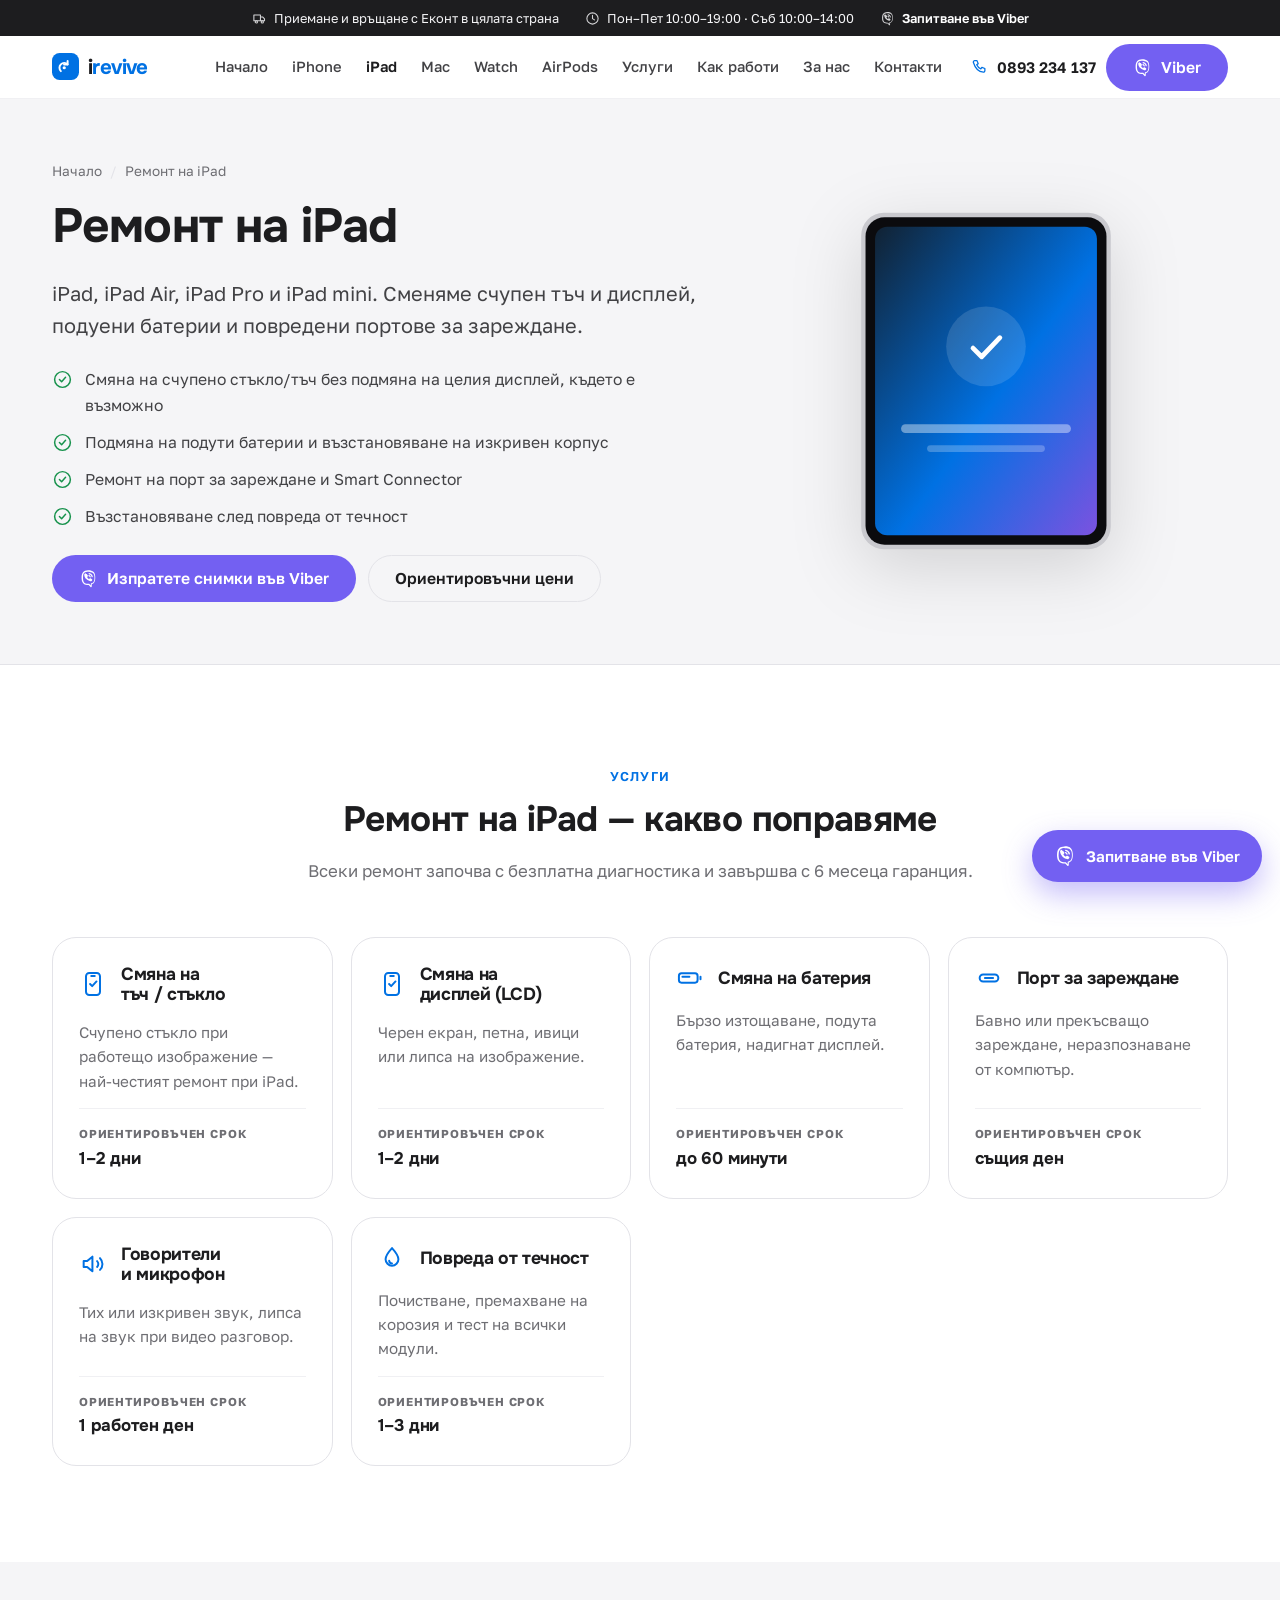
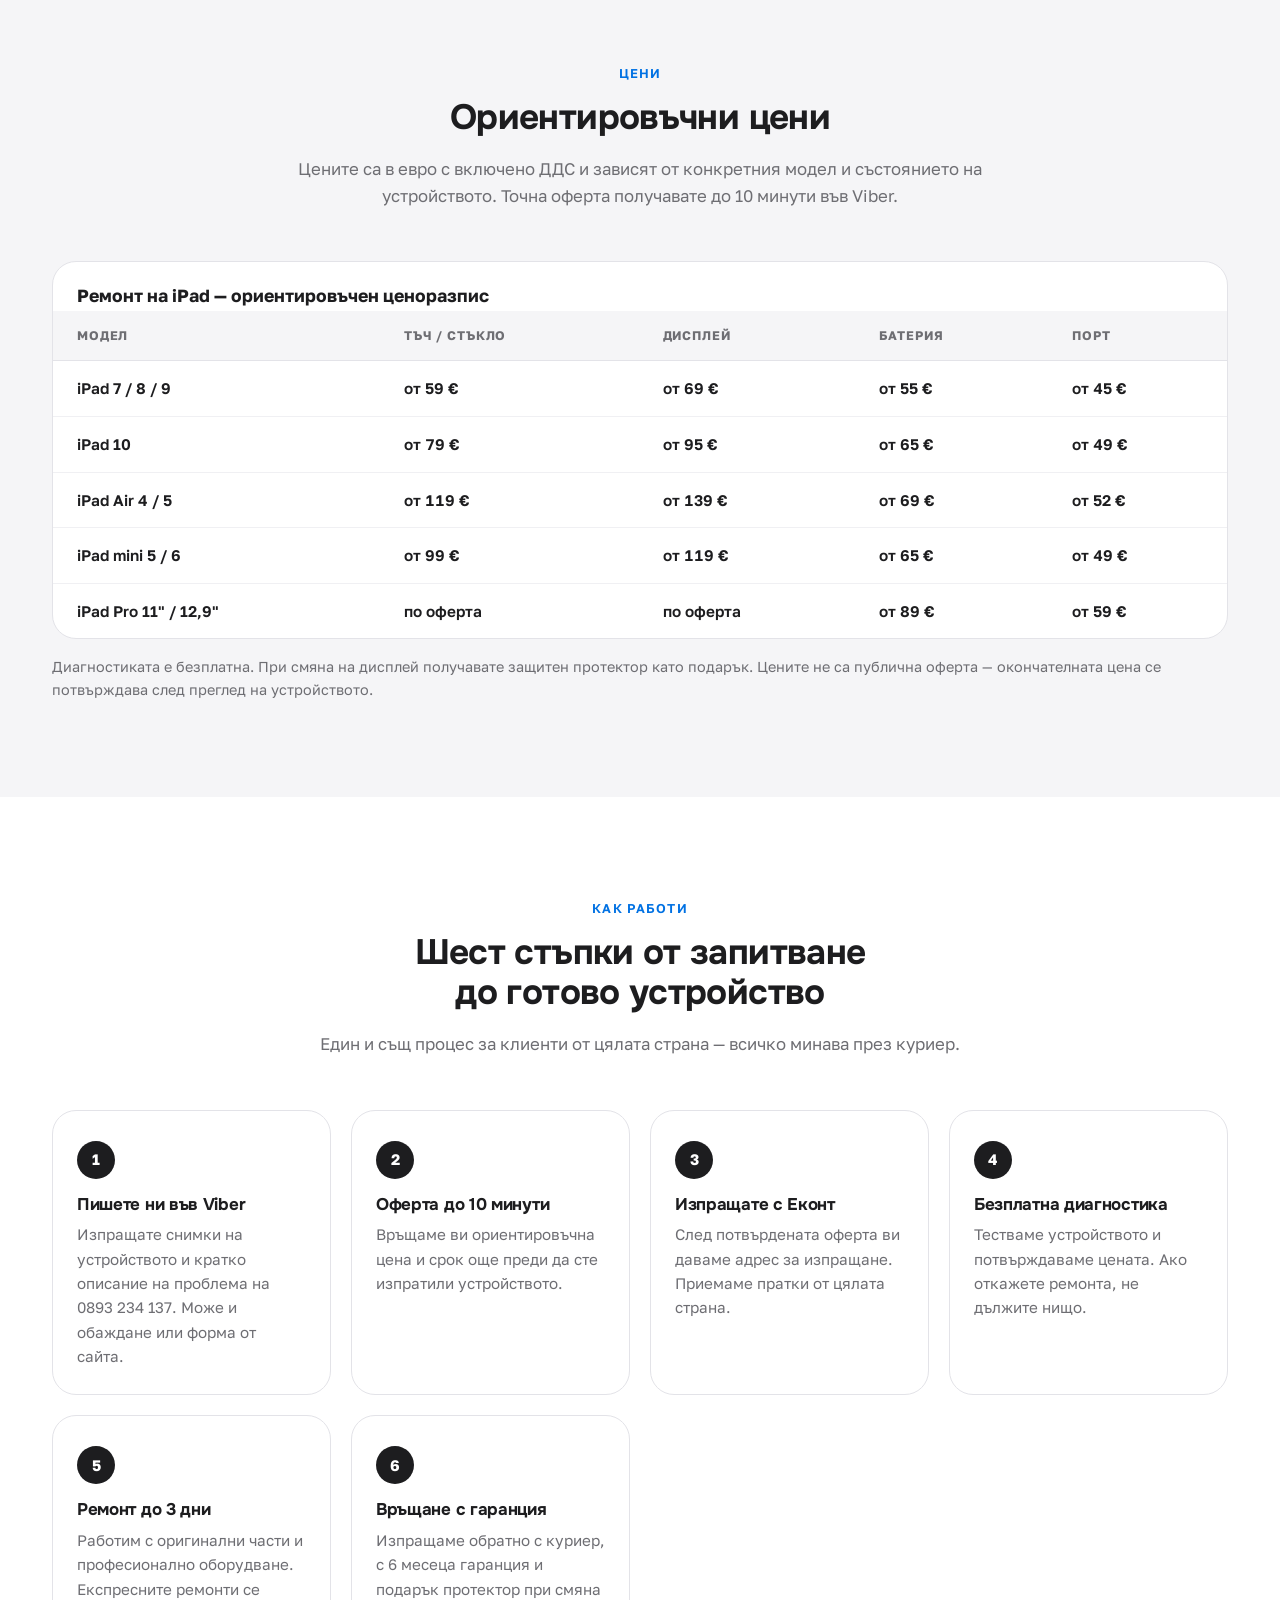
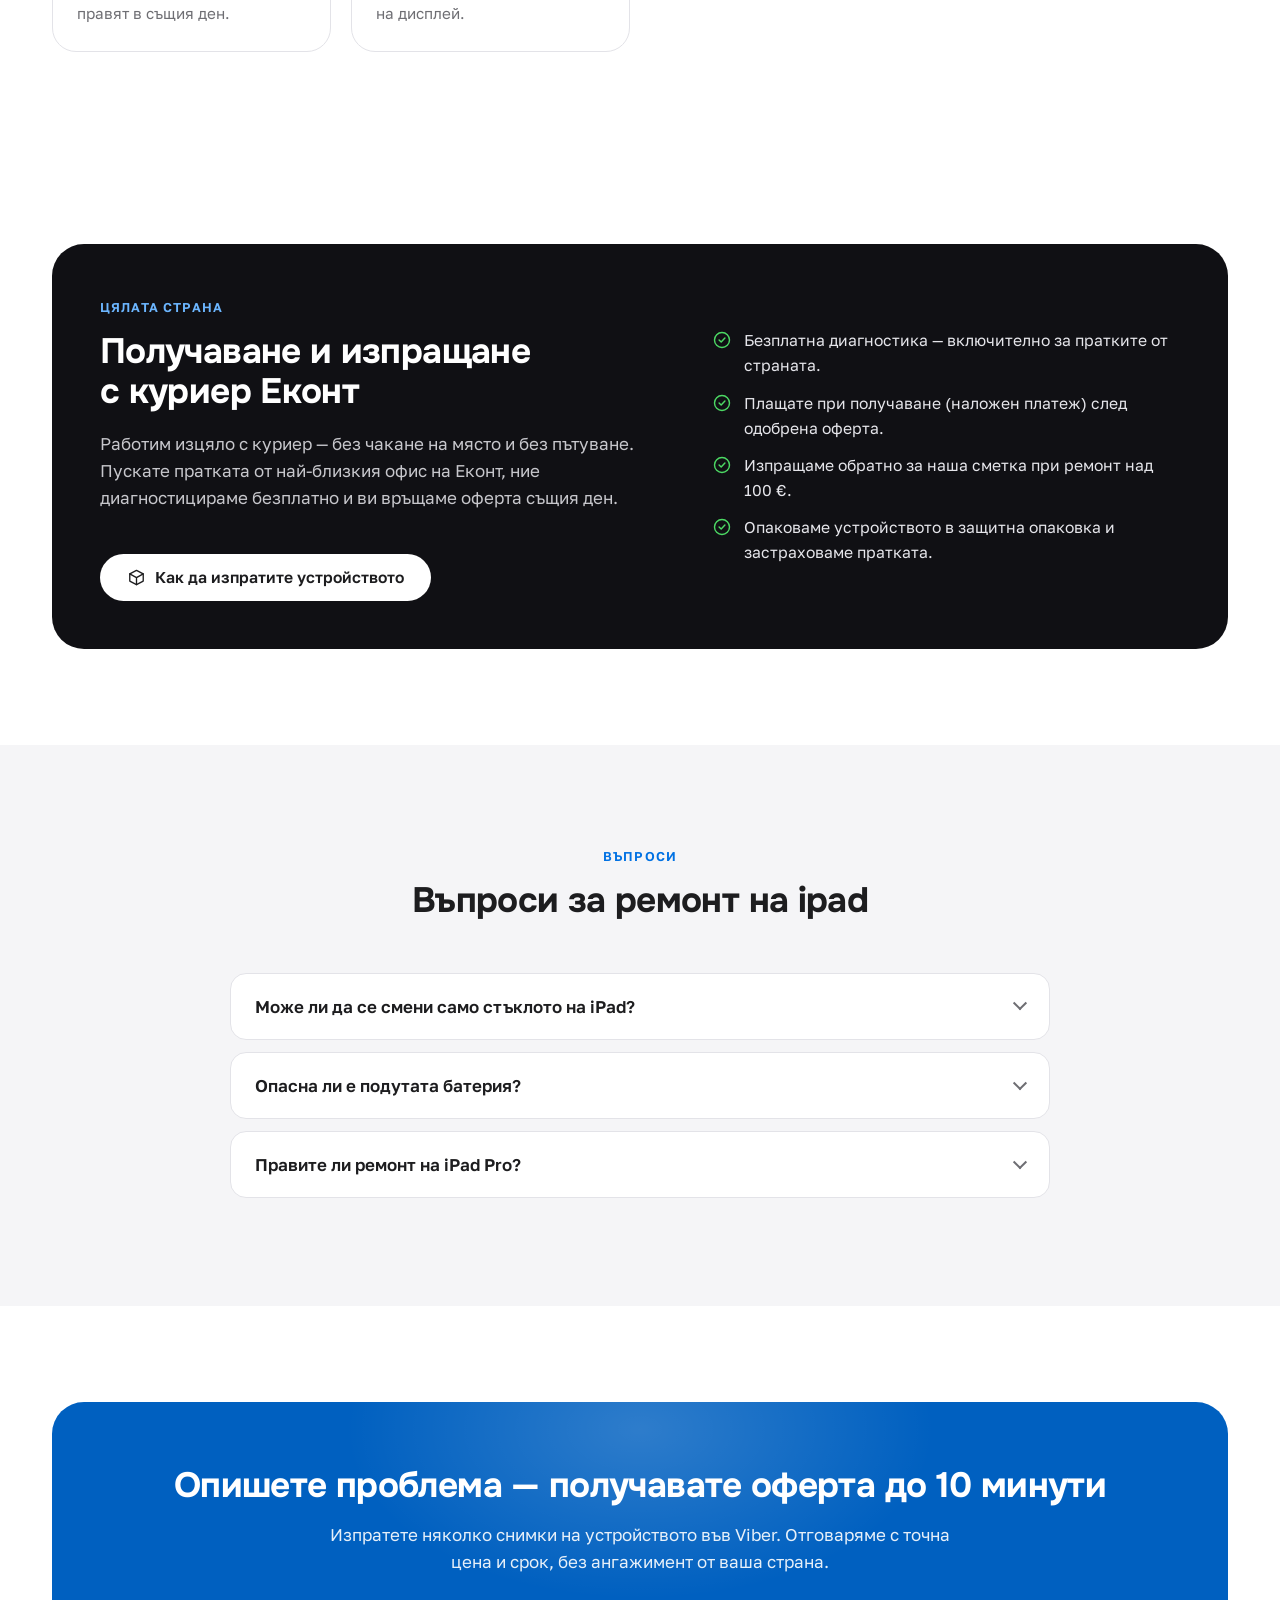
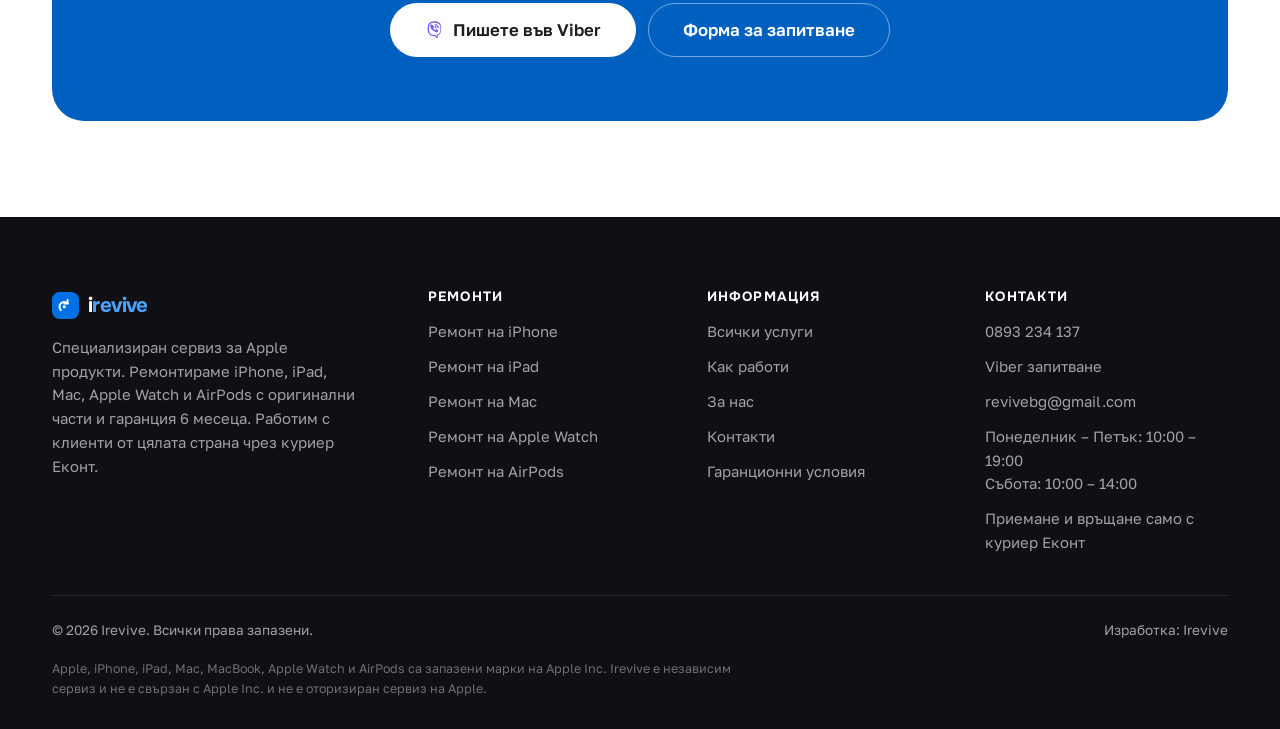
<file: ipad.html>
<!DOCTYPE html>
<html lang="bg">
<head>
<meta charset="utf-8">
<meta name="viewport" content="width=device-width, initial-scale=1">
<title>Ремонт на iPad — дисплей, тъч, батерия и порт | Irevive</title>
<meta name="description" content="Ремонт на iPad, iPad Air, iPad Pro и iPad mini: смяна на дисплей и тъч, батерия, порт за зареждане. Безплатна диагностика и 6 месеца гаранция.">
<meta name="theme-color" content="#ffffff">
<link rel="canonical" href="https://irevive.bg/ipad.html">
<meta property="og:type" content="website">
<meta property="og:site_name" content="Irevive">
<meta property="og:title" content="Ремонт на iPad — дисплей, тъч, батерия и порт | Irevive">
<meta property="og:description" content="Ремонт на iPad, iPad Air, iPad Pro и iPad mini: смяна на дисплей и тъч, батерия, порт за зареждане. Безплатна диагностика и 6 месеца гаранция.">
<meta property="og:url" content="https://irevive.bg/ipad.html">
<meta property="og:locale" content="bg_BG">
<meta name="twitter:card" content="summary_large_image">
<link rel="preconnect" href="https://fonts.googleapis.com">
<link rel="preconnect" href="https://fonts.gstatic.com" crossorigin>
<link rel="stylesheet" href="https://fonts.googleapis.com/css2?family=Onest:wght@500;600;700;800&family=Golos+Text:wght@400;500;600;700&display=swap">
<link rel="icon" href="assets/favicon.svg?v=236bb618" type="image/svg+xml">
<link rel="apple-touch-icon" href="assets/favicon.svg?v=236bb618">
<link rel="stylesheet" href="css/styles.css?v=cdbb48c2">
<script type="application/ld+json">
{
  "@context": "https://schema.org",
  "@type": "Organization",
  "@id": "https://irevive.bg/#organization",
  "name": "Irevive",
  "description": "Специализиран сервиз за Apple продукти — iPhone, iPad, Mac, Apple Watch и AirPods. Безплатна диагностика, оригинални части, 6 месеца гаранция, приемане и връщане с куриер Еконт.",
  "url": "https://irevive.bg/",
  "email": "revivebg@gmail.com",
  "telephone": "+359893234137",
  "areaServed": { "@type": "Country", "name": "България" },
  "contactPoint": {
    "@type": "ContactPoint",
    "telephone": "+359893234137",
    "contactType": "customer service",
    "availableLanguage": ["bg"],
    "hoursAvailable": [
      { "@type": "OpeningHoursSpecification",
        "dayOfWeek": ["Monday","Tuesday","Wednesday","Thursday","Friday"],
        "opens": "10:00", "closes": "19:00" },
      { "@type": "OpeningHoursSpecification",
        "dayOfWeek": "Saturday", "opens": "10:00", "closes": "14:00" }
    ]
  }
}
</script>
<script type="application/ld+json">
{
  "@context": "https://schema.org",
  "@type": "FAQPage",
  "mainEntity": [
    {
      "@type": "Question",
      "name": "Може ли да се смени само стъклото на iPad?",
      "acceptedAnswer": {
        "@type": "Answer",
        "text": "При много модели да — ако изображението и тъчът работят, сменяме само външното стъкло. При моделите със слепен дисплей се налага подмяна на целия модул."
      }
    },
    {
      "@type": "Question",
      "name": "Опасна ли е подутата батерия?",
      "acceptedAnswer": {
        "@type": "Answer",
        "text": "Подутата батерия трябва да се смени възможно най-скоро — тя надига дисплея и може да го счупи. Не оставяйте такова устройство да се зарежда без надзор."
      }
    },
    {
      "@type": "Question",
      "name": "Правите ли ремонт на iPad Pro?",
      "acceptedAnswer": {
        "@type": "Answer",
        "text": "Да. При iPad Pro цените зависят силно от модела и наличността на части, затова даваме оферта след справка по сериен номер."
      }
    }
  ]
}
</script>
</head>
<body>
<a class="skip-link" href="#main">Към съдържанието</a>

<div class="topbar">
  <div class="container topbar__inner">
    <span><svg width="24" height="24" viewBox="0 0 24 24" fill="none" stroke="currentColor" stroke-width="1.7" stroke-linecap="round" stroke-linejoin="round" aria-hidden="true"><path d="M3 6.5h10.5v9H3zM13.5 9.5H17l3 3v3h-6.5z"/><circle cx="7" cy="17.5" r="1.8"/><circle cx="16.5" cy="17.5" r="1.8"/></svg> Приемане и връщане с Еконт в цялата страна</span>
    <span><svg width="24" height="24" viewBox="0 0 24 24" fill="none" stroke="currentColor" stroke-width="1.7" stroke-linecap="round" stroke-linejoin="round" aria-hidden="true"><circle cx="12" cy="12" r="9"/><path d="M12 7v5.2l3.2 2"/></svg> Пон–Пет 10:00–19:00 · Съб 10:00–14:00</span>
    <span><svg width="24" height="24" viewBox="0 0 24 24" fill="currentColor" aria-hidden="true"><path d="M11.4 1.5c2.6-.1 5.4.3 7.2 2.3 1.4 1.7 1.8 4 1.9 6.1.1 2.2 0 4.5-1 6.5-.7 1.4-2 2.3-3.4 2.8v2.9c0 .8-1 1.2-1.5.6l-2.4-2.6c-2.2.05-4.5-.2-6.3-1.6-1.6-1.3-2.3-3.3-2.5-5.3-.2-2.3-.2-4.7.5-6.9C4.6 4.3 6 2.9 7.8 2.2c1.1-.45 2.4-.6 3.6-.7Zm.2 1.9c-1.7.1-3.5.3-4.8 1.4-1 .9-1.4 2.3-1.6 3.6-.25 1.9-.25 3.9.1 5.8.25 1.3.8 2.6 1.9 3.4 1.5 1.1 3.5 1.2 5.3 1.15.3 0 .5.1.7.3l1.7 1.85v-2c0-.4.3-.75.7-.85 1.3-.3 2.5-1 3.1-2.2.7-1.4.85-3.1.85-4.7 0-1.8-.15-3.7-1.1-5.2-1-1.5-2.9-2.1-4.6-2.3-.75-.1-1.5-.15-2.25-.15ZM9.15 6.2c.35-.1.7.05.9.35l1.15 1.7c.25.4.15.9-.2 1.2l-.5.4c-.2.2-.25.4-.15.6.45.95 1.2 1.7 2.15 2.15.2.1.45.05.6-.15l.4-.5c.3-.35.8-.45 1.2-.2l1.7 1.15c.3.2.45.55.35.9-.3 1.05-1.35 1.8-2.45 1.6-2-.35-3.7-1.35-5-2.65-1.3-1.3-2.3-3-2.65-5-.2-1.1.55-2.15 1.6-2.45Zm2.9-.5a.75.75 0 0 1 .85-.6c2.35.35 4.15 2.15 4.5 4.5a.75.75 0 0 1-1.5.25 3.85 3.85 0 0 0-3.25-3.25.75.75 0 0 1-.6-.9Zm-.25 2.5a.75.75 0 0 1 .9-.55 3 3 0 0 1 2.2 2.2.75.75 0 0 1-1.45.35 1.5 1.5 0 0 0-1.1-1.1.75.75 0 0 1-.55-.9Z"/></svg> <a href="viber://chat?number=%2B359893234137">Запитване във Viber</a></span>
  </div>
</div>

<header class="header">
  <div class="container header__inner">
    <a class="logo" href="index.html">
      <svg width="32" height="32" viewBox="0 0 32 32" aria-hidden="true"><rect width="32" height="32" rx="9" fill="#0071e3"/><path d="M10.5 21.5c-2.2-2.2-2.2-5.8 0-8s5.8-2.2 8 0" fill="none" stroke="#fff" stroke-width="2.3" stroke-linecap="round"/><path d="M18.5 9.5v4.2h-4.2" fill="none" stroke="#fff" stroke-width="2.3" stroke-linecap="round" stroke-linejoin="round"/><circle cx="14.5" cy="17.5" r="1.9" fill="#fff"/></svg>
      <span>i<em>revive</em></span>
    </a>

    <nav class="nav" id="main-nav" aria-label="Основна навигация">
        <a href="index.html">Начало</a>
        <a href="iphone.html">iPhone</a>
        <a href="ipad.html" aria-current="page">iPad</a>
        <a href="mac.html">Mac</a>
        <a href="apple-watch.html">Watch</a>
        <a href="airpods.html">AirPods</a>
        <a href="uslugi.html">Услуги</a>
        <a href="kak-raboti.html">Как работи</a>
        <a href="za-nas.html">За нас</a>
        <a href="kontakti.html">Контакти</a>
      <a class="btn btn--viber" href="viber://chat?number=%2B359893234137"><svg width="24" height="24" viewBox="0 0 24 24" fill="currentColor" aria-hidden="true"><path d="M11.4 1.5c2.6-.1 5.4.3 7.2 2.3 1.4 1.7 1.8 4 1.9 6.1.1 2.2 0 4.5-1 6.5-.7 1.4-2 2.3-3.4 2.8v2.9c0 .8-1 1.2-1.5.6l-2.4-2.6c-2.2.05-4.5-.2-6.3-1.6-1.6-1.3-2.3-3.3-2.5-5.3-.2-2.3-.2-4.7.5-6.9C4.6 4.3 6 2.9 7.8 2.2c1.1-.45 2.4-.6 3.6-.7Zm.2 1.9c-1.7.1-3.5.3-4.8 1.4-1 .9-1.4 2.3-1.6 3.6-.25 1.9-.25 3.9.1 5.8.25 1.3.8 2.6 1.9 3.4 1.5 1.1 3.5 1.2 5.3 1.15.3 0 .5.1.7.3l1.7 1.85v-2c0-.4.3-.75.7-.85 1.3-.3 2.5-1 3.1-2.2.7-1.4.85-3.1.85-4.7 0-1.8-.15-3.7-1.1-5.2-1-1.5-2.9-2.1-4.6-2.3-.75-.1-1.5-.15-2.25-.15ZM9.15 6.2c.35-.1.7.05.9.35l1.15 1.7c.25.4.15.9-.2 1.2l-.5.4c-.2.2-.25.4-.15.6.45.95 1.2 1.7 2.15 2.15.2.1.45.05.6-.15l.4-.5c.3-.35.8-.45 1.2-.2l1.7 1.15c.3.2.45.55.35.9-.3 1.05-1.35 1.8-2.45 1.6-2-.35-3.7-1.35-5-2.65-1.3-1.3-2.3-3-2.65-5-.2-1.1.55-2.15 1.6-2.45Zm2.9-.5a.75.75 0 0 1 .85-.6c2.35.35 4.15 2.15 4.5 4.5a.75.75 0 0 1-1.5.25 3.85 3.85 0 0 0-3.25-3.25.75.75 0 0 1-.6-.9Zm-.25 2.5a.75.75 0 0 1 .9-.55 3 3 0 0 1 2.2 2.2.75.75 0 0 1-1.45.35 1.5 1.5 0 0 0-1.1-1.1.75.75 0 0 1-.55-.9Z"/></svg> Запитване във Viber</a>
    </nav>

    <div class="header__actions">
      <a class="header__phone" href="tel:+359893234137"><svg width="24" height="24" viewBox="0 0 24 24" fill="none" stroke="currentColor" stroke-width="1.7" stroke-linecap="round" stroke-linejoin="round" aria-hidden="true"><path d="M5 3.5h3l1.6 4-2 1.4a11.5 11.5 0 0 0 5.5 5.5l1.4-2 4 1.6v3a1.9 1.9 0 0 1-2.1 1.9C9.9 18.3 5.7 14.1 3.1 5.6A1.9 1.9 0 0 1 5 3.5Z"/></svg> 0893 234 137</a>
      <a class="btn btn--viber" href="viber://chat?number=%2B359893234137"><svg width="24" height="24" viewBox="0 0 24 24" fill="currentColor" aria-hidden="true"><path d="M11.4 1.5c2.6-.1 5.4.3 7.2 2.3 1.4 1.7 1.8 4 1.9 6.1.1 2.2 0 4.5-1 6.5-.7 1.4-2 2.3-3.4 2.8v2.9c0 .8-1 1.2-1.5.6l-2.4-2.6c-2.2.05-4.5-.2-6.3-1.6-1.6-1.3-2.3-3.3-2.5-5.3-.2-2.3-.2-4.7.5-6.9C4.6 4.3 6 2.9 7.8 2.2c1.1-.45 2.4-.6 3.6-.7Zm.2 1.9c-1.7.1-3.5.3-4.8 1.4-1 .9-1.4 2.3-1.6 3.6-.25 1.9-.25 3.9.1 5.8.25 1.3.8 2.6 1.9 3.4 1.5 1.1 3.5 1.2 5.3 1.15.3 0 .5.1.7.3l1.7 1.85v-2c0-.4.3-.75.7-.85 1.3-.3 2.5-1 3.1-2.2.7-1.4.85-3.1.85-4.7 0-1.8-.15-3.7-1.1-5.2-1-1.5-2.9-2.1-4.6-2.3-.75-.1-1.5-.15-2.25-.15ZM9.15 6.2c.35-.1.7.05.9.35l1.15 1.7c.25.4.15.9-.2 1.2l-.5.4c-.2.2-.25.4-.15.6.45.95 1.2 1.7 2.15 2.15.2.1.45.05.6-.15l.4-.5c.3-.35.8-.45 1.2-.2l1.7 1.15c.3.2.45.55.35.9-.3 1.05-1.35 1.8-2.45 1.6-2-.35-3.7-1.35-5-2.65-1.3-1.3-2.3-3-2.65-5-.2-1.1.55-2.15 1.6-2.45Zm2.9-.5a.75.75 0 0 1 .85-.6c2.35.35 4.15 2.15 4.5 4.5a.75.75 0 0 1-1.5.25 3.85 3.85 0 0 0-3.25-3.25.75.75 0 0 1-.6-.9Zm-.25 2.5a.75.75 0 0 1 .9-.55 3 3 0 0 1 2.2 2.2.75.75 0 0 1-1.45.35 1.5 1.5 0 0 0-1.1-1.1.75.75 0 0 1-.55-.9Z"/></svg> Viber</a>
      <button class="burger" type="button" aria-label="Меню" aria-expanded="false"
              aria-controls="main-nav"><span></span></button>
    </div>
  </div>
</header>

<main id="main">

<section class="page-hero">
  <div class="container page-hero__inner">
    <div>
    <ul class="breadcrumbs">
      <li><a href="index.html">Начало</a></li>
      <li>Ремонт на iPad</li>
    </ul>
      <h1>Ремонт на iPad</h1>
      <p class="lead">iPad, iPad Air, iPad Pro и iPad mini. Сменяме счупен тъч и дисплей, подуени батерии и повредени портове за зареждане.</p>
      <ul class="checklist" style="margin:26px 0">
        <li><svg width="24" height="24" viewBox="0 0 24 24" fill="none" stroke="currentColor" stroke-width="1.7" stroke-linecap="round" stroke-linejoin="round" aria-hidden="true"><circle cx="12" cy="12" r="9"/><path d="m8.5 12 2.5 2.5 4.5-5"/></svg><span>Смяна на счупено стъкло/тъч без подмяна на целия дисплей, където е възможно</span></li>
        <li><svg width="24" height="24" viewBox="0 0 24 24" fill="none" stroke="currentColor" stroke-width="1.7" stroke-linecap="round" stroke-linejoin="round" aria-hidden="true"><circle cx="12" cy="12" r="9"/><path d="m8.5 12 2.5 2.5 4.5-5"/></svg><span>Подмяна на подути батерии и възстановяване на изкривен корпус</span></li>
        <li><svg width="24" height="24" viewBox="0 0 24 24" fill="none" stroke="currentColor" stroke-width="1.7" stroke-linecap="round" stroke-linejoin="round" aria-hidden="true"><circle cx="12" cy="12" r="9"/><path d="m8.5 12 2.5 2.5 4.5-5"/></svg><span>Ремонт на порт за зареждане и Smart Connector</span></li>
        <li><svg width="24" height="24" viewBox="0 0 24 24" fill="none" stroke="currentColor" stroke-width="1.7" stroke-linecap="round" stroke-linejoin="round" aria-hidden="true"><circle cx="12" cy="12" r="9"/><path d="m8.5 12 2.5 2.5 4.5-5"/></svg><span>Възстановяване след повреда от течност</span></li>
      </ul>
      <div class="btn-row">
        <a class="btn btn--viber" href="viber://chat?number=%2B359893234137"><svg width="24" height="24" viewBox="0 0 24 24" fill="currentColor" aria-hidden="true"><path d="M11.4 1.5c2.6-.1 5.4.3 7.2 2.3 1.4 1.7 1.8 4 1.9 6.1.1 2.2 0 4.5-1 6.5-.7 1.4-2 2.3-3.4 2.8v2.9c0 .8-1 1.2-1.5.6l-2.4-2.6c-2.2.05-4.5-.2-6.3-1.6-1.6-1.3-2.3-3.3-2.5-5.3-.2-2.3-.2-4.7.5-6.9C4.6 4.3 6 2.9 7.8 2.2c1.1-.45 2.4-.6 3.6-.7Zm.2 1.9c-1.7.1-3.5.3-4.8 1.4-1 .9-1.4 2.3-1.6 3.6-.25 1.9-.25 3.9.1 5.8.25 1.3.8 2.6 1.9 3.4 1.5 1.1 3.5 1.2 5.3 1.15.3 0 .5.1.7.3l1.7 1.85v-2c0-.4.3-.75.7-.85 1.3-.3 2.5-1 3.1-2.2.7-1.4.85-3.1.85-4.7 0-1.8-.15-3.7-1.1-5.2-1-1.5-2.9-2.1-4.6-2.3-.75-.1-1.5-.15-2.25-.15ZM9.15 6.2c.35-.1.7.05.9.35l1.15 1.7c.25.4.15.9-.2 1.2l-.5.4c-.2.2-.25.4-.15.6.45.95 1.2 1.7 2.15 2.15.2.1.45.05.6-.15l.4-.5c.3-.35.8-.45 1.2-.2l1.7 1.15c.3.2.45.55.35.9-.3 1.05-1.35 1.8-2.45 1.6-2-.35-3.7-1.35-5-2.65-1.3-1.3-2.3-3-2.65-5-.2-1.1.55-2.15 1.6-2.45Zm2.9-.5a.75.75 0 0 1 .85-.6c2.35.35 4.15 2.15 4.5 4.5a.75.75 0 0 1-1.5.25 3.85 3.85 0 0 0-3.25-3.25.75.75 0 0 1-.6-.9Zm-.25 2.5a.75.75 0 0 1 .9-.55 3 3 0 0 1 2.2 2.2.75.75 0 0 1-1.45.35 1.5 1.5 0 0 0-1.1-1.1.75.75 0 0 1-.55-.9Z"/></svg> Изпратете снимки във Viber</a>
        <a class="btn btn--ghost" href="#ceni">Ориентировъчни цени</a>
      </div>
    </div>
    <div class="page-hero__art"><svg width="300" height="400" viewBox="0 0 300 400" role="img" aria-label="iPad">
  <defs><linearGradient id="ipscr" x1="0" y1="0" x2="1" y2="1">
    <stop offset="0%" stop-color="#123"/><stop offset="55%" stop-color="#0071e3"/>
    <stop offset="100%" stop-color="#7b52e0"/></linearGradient></defs>
  <rect x="6" y="6" width="288" height="388" rx="26" fill="#c9c9ce"/>
  <rect x="11" y="11" width="278" height="378" rx="22" fill="#0b0b0e"/>
  <rect x="22" y="22" width="256" height="356" rx="14" fill="url(#ipscr)"/>
  <g fill="#fff" opacity=".8">
    <rect x="52" y="250" width="196" height="10" rx="5" opacity=".5"/>
    <rect x="82" y="274" width="136" height="8" rx="4" opacity=".3"/>
  </g>
  <g transform="translate(150 160)">
    <circle r="46" fill="#fff" opacity=".13"/>
    <path d="M-15 2l10 10L16 -10" fill="none" stroke="#fff" stroke-width="5.5"
          stroke-linecap="round" stroke-linejoin="round"/>
  </g>
</svg></div>
  </div>
</section>

<section class="section">
  <div class="container">
    <div class="section-head">
      <span class="eyebrow">Услуги</span>
      <h2>Ремонт на iPad — какво поправяме</h2>
      <p>Всеки ремонт започва с безплатна диагностика и завършва с 6 месеца гаранция.</p>
    </div>
    <div class="repairs">
      <article class="repair">
        <div class="repair__top"><svg width="24" height="24" viewBox="0 0 24 24" fill="none" stroke="currentColor" stroke-width="1.7" stroke-linecap="round" stroke-linejoin="round" aria-hidden="true"><rect x="6" y="2.5" width="12" height="19" rx="2.8"/><path d="M10.5 5.2h3"/><path d="m9.5 12 1.8 1.8L15 9.8"/></svg><h3>Смяна на тъч / стъкло</h3></div>
        <p>Счупено стъкло при работещо изображение — най-честият ремонт при iPad.</p>
        <div class="repair__meta"><div><span>Ориентировъчен срок</span><b>1–2 дни</b></div></div>
      </article>
      <article class="repair">
        <div class="repair__top"><svg width="24" height="24" viewBox="0 0 24 24" fill="none" stroke="currentColor" stroke-width="1.7" stroke-linecap="round" stroke-linejoin="round" aria-hidden="true"><rect x="6" y="2.5" width="12" height="19" rx="2.8"/><path d="M10.5 5.2h3"/><path d="m9.5 12 1.8 1.8L15 9.8"/></svg><h3>Смяна на дисплей (LCD)</h3></div>
        <p>Черен екран, петна, ивици или липса на изображение.</p>
        <div class="repair__meta"><div><span>Ориентировъчен срок</span><b>1–2 дни</b></div></div>
      </article>
      <article class="repair">
        <div class="repair__top"><svg width="24" height="24" viewBox="0 0 24 24" fill="none" stroke="currentColor" stroke-width="1.7" stroke-linecap="round" stroke-linejoin="round" aria-hidden="true"><rect x="2.5" y="8" width="16" height="8" rx="2.2"/><path d="M21 11v2"/><path d="M5.5 11h6"/></svg><h3>Смяна на батерия</h3></div>
        <p>Бързо изтощаване, подута батерия, надигнат дисплей.</p>
        <div class="repair__meta"><div><span>Ориентировъчен срок</span><b>до 60 минути</b></div></div>
      </article>
      <article class="repair">
        <div class="repair__top"><svg width="24" height="24" viewBox="0 0 24 24" fill="none" stroke="currentColor" stroke-width="1.7" stroke-linecap="round" stroke-linejoin="round" aria-hidden="true"><rect x="4" y="9" width="16" height="6" rx="3"/><path d="M8.5 12h7"/></svg><h3>Порт за зареждане</h3></div>
        <p>Бавно или прекъсващо зареждане, неразпознаване от компютър.</p>
        <div class="repair__meta"><div><span>Ориентировъчен срок</span><b>същия ден</b></div></div>
      </article>
      <article class="repair">
        <div class="repair__top"><svg width="24" height="24" viewBox="0 0 24 24" fill="none" stroke="currentColor" stroke-width="1.7" stroke-linecap="round" stroke-linejoin="round" aria-hidden="true"><path d="M4 9.5h3l4.5-3.8v12.6L7 14.5H4z"/><path d="M15.5 9.5a3.5 3.5 0 0 1 0 5M18 7a7 7 0 0 1 0 10"/></svg><h3>Говорители и микрофон</h3></div>
        <p>Тих или изкривен звук, липса на звук при видео разговор.</p>
        <div class="repair__meta"><div><span>Ориентировъчен срок</span><b>1 работен ден</b></div></div>
      </article>
      <article class="repair">
        <div class="repair__top"><svg width="24" height="24" viewBox="0 0 24 24" fill="none" stroke="currentColor" stroke-width="1.7" stroke-linecap="round" stroke-linejoin="round" aria-hidden="true"><path d="M12 3.5s5.5 6 5.5 9.6a5.5 5.5 0 1 1-11 0C6.5 9.5 12 3.5 12 3.5Z"/><path d="M9.6 14.4a2.6 2.6 0 0 0 2.4 2.3"/></svg><h3>Повреда от течност</h3></div>
        <p>Почистване, премахване на корозия и тест на всички модули.</p>
        <div class="repair__meta"><div><span>Ориентировъчен срок</span><b>1–3 дни</b></div></div>
      </article>
    </div>
  </div>
</section>

<section class="section section--alt" id="ceni">
  <div class="container">
    <div class="section-head">
      <span class="eyebrow">Цени</span>
      <h2>Ориентировъчни цени</h2>
      <p>Цените са в евро с включено ДДС и зависят от конкретния модел и състоянието
        на устройството. Точна оферта получавате до 10 минути във Viber.</p>
    </div>
    <div class="table-wrap">
      <table class="price">
        <caption>Ремонт на iPad — ориентировъчен ценоразпис</caption>
        <thead><tr><th scope="col">Модел</th><th scope="col">Тъч / стъкло</th><th scope="col">Дисплей</th><th scope="col">Батерия</th><th scope="col">Порт</th></tr></thead>
        <tbody>
        <tr><th scope="row">iPad 7 / 8 / 9</th><td class="num">от 59 €</td><td class="num">от 69 €</td><td class="num">от 55 €</td><td class="num">от 45 €</td></tr>
        <tr><th scope="row">iPad 10</th><td class="num">от 79 €</td><td class="num">от 95 €</td><td class="num">от 65 €</td><td class="num">от 49 €</td></tr>
        <tr><th scope="row">iPad Air 4 / 5</th><td class="num">от 119 €</td><td class="num">от 139 €</td><td class="num">от 69 €</td><td class="num">от 52 €</td></tr>
        <tr><th scope="row">iPad mini 5 / 6</th><td class="num">от 99 €</td><td class="num">от 119 €</td><td class="num">от 65 €</td><td class="num">от 49 €</td></tr>
        <tr><th scope="row">iPad Pro 11" / 12,9"</th><td class="num">по оферта</td><td class="num">по оферта</td><td class="num">от 89 €</td><td class="num">от 59 €</td></tr>
        </tbody>
      </table>
    </div>
    <p class="price-note">Диагностиката е безплатна. При смяна на дисплей получавате
      защитен протектор като подарък. Цените не са публична оферта — окончателната
      цена се потвърждава след преглед на устройството.</p>
  </div>
</section>

<section class="section" id="kak-raboti">
  <div class="container">
    <div class="section-head">
      <span class="eyebrow">Как работи</span>
      <h2>Шест стъпки от запитване до готово устройство</h2>
      <p>Един и същ процес за клиенти от цялата страна — всичко минава през куриер.</p>
    </div>
    <div class="steps">
      <div class="step"><h3>Пишете ни във Viber</h3><p>Изпращате снимки на устройството и кратко описание на проблема на 0893 234 137. Може и обаждане или форма от сайта.</p></div>
      <div class="step"><h3>Оферта до 10 минути</h3><p>Връщаме ви ориентировъчна цена и срок още преди да сте изпратили устройството.</p></div>
      <div class="step"><h3>Изпращате с Еконт</h3><p>След потвърдената оферта ви даваме адрес за изпращане. Приемаме пратки от цялата страна.</p></div>
      <div class="step"><h3>Безплатна диагностика</h3><p>Тестваме устройството и потвърждаваме цената. Ако откажете ремонта, не дължите нищо.</p></div>
      <div class="step"><h3>Ремонт до 3 дни</h3><p>Работим с оригинални части и професионално оборудване. Експресните ремонти се правят в същия ден.</p></div>
      <div class="step"><h3>Връщане с гаранция</h3><p>Изпращаме обратно с куриер, с 6 месеца гаранция и подарък протектор при смяна на дисплей.</p></div>
    </div>
  </div>
</section>

<section class="section">
  <div class="container">
    <div class="courier">
      <div>
        <span class="eyebrow" style="color:#6cb6ff">Цялата страна</span>
        <h2>Получаване и изпращане с куриер Еконт</h2>
        <p>Работим изцяло с куриер — без чакане на място и без пътуване. Пускате
          пратката от най-близкия офис на Еконт, ние диагностицираме безплатно и
          ви връщаме оферта същия ден.</p>
        <a class="btn btn--light" href="kak-raboti.html"><svg width="24" height="24" viewBox="0 0 24 24" fill="none" stroke="currentColor" stroke-width="1.7" stroke-linecap="round" stroke-linejoin="round" aria-hidden="true"><path d="M3.5 7.5 12 3l8.5 4.5v9L12 21l-8.5-4.5z"/><path d="m3.5 7.5 8.5 4.6 8.5-4.6M12 12.1V21"/></svg> Как да изпратите устройството</a>
      </div>
      <ul class="courier__list">
        <li><svg width="24" height="24" viewBox="0 0 24 24" fill="none" stroke="currentColor" stroke-width="1.7" stroke-linecap="round" stroke-linejoin="round" aria-hidden="true"><circle cx="12" cy="12" r="9"/><path d="m8.5 12 2.5 2.5 4.5-5"/></svg><span>Безплатна диагностика — включително за пратките от страната.</span></li>
        <li><svg width="24" height="24" viewBox="0 0 24 24" fill="none" stroke="currentColor" stroke-width="1.7" stroke-linecap="round" stroke-linejoin="round" aria-hidden="true"><circle cx="12" cy="12" r="9"/><path d="m8.5 12 2.5 2.5 4.5-5"/></svg><span>Плащате при получаване (наложен платеж) след одобрена оферта.</span></li>
        <li><svg width="24" height="24" viewBox="0 0 24 24" fill="none" stroke="currentColor" stroke-width="1.7" stroke-linecap="round" stroke-linejoin="round" aria-hidden="true"><circle cx="12" cy="12" r="9"/><path d="m8.5 12 2.5 2.5 4.5-5"/></svg><span>Изпращаме обратно за наша сметка при ремонт над 100 €.</span></li>
        <li><svg width="24" height="24" viewBox="0 0 24 24" fill="none" stroke="currentColor" stroke-width="1.7" stroke-linecap="round" stroke-linejoin="round" aria-hidden="true"><circle cx="12" cy="12" r="9"/><path d="m8.5 12 2.5 2.5 4.5-5"/></svg><span>Опаковаме устройството в защитна опаковка и застраховаме пратката.</span></li>
      </ul>
    </div>
  </div>
</section>

<section class="section section--alt" id="faq">
  <div class="container">
    <div class="section-head">
      <span class="eyebrow">Въпроси</span>
      <h2>Въпроси за ремонт на ipad</h2>
    </div>
    <div class="faq">
      <details>
        <summary>Може ли да се смени само стъклото на iPad?</summary>
        <div class="faq__body">При много модели да — ако изображението и тъчът работят, сменяме само външното стъкло. При моделите със слепен дисплей се налага подмяна на целия модул.</div>
      </details>
      <details>
        <summary>Опасна ли е подутата батерия?</summary>
        <div class="faq__body">Подутата батерия трябва да се смени възможно най-скоро — тя надига дисплея и може да го счупи. Не оставяйте такова устройство да се зарежда без надзор.</div>
      </details>
      <details>
        <summary>Правите ли ремонт на iPad Pro?</summary>
        <div class="faq__body">Да. При iPad Pro цените зависят силно от модела и наличността на части, затова даваме оферта след справка по сериен номер.</div>
      </details>
    </div>
  </div>
</section>

<section class="section">
  <div class="container">
    <div class="cta">
      <h2>Опишете проблема — получавате оферта до 10 минути</h2>
      <p>Изпратете няколко снимки на устройството във Viber. Отговаряме с точна цена и срок, без ангажимент от ваша страна.</p>
      <div class="btn-row btn-row--center">
        <a class="btn btn--lg btn--light btn--viber-icon" href="viber://chat?number=%2B359893234137"><svg width="24" height="24" viewBox="0 0 24 24" fill="currentColor" aria-hidden="true"><path d="M11.4 1.5c2.6-.1 5.4.3 7.2 2.3 1.4 1.7 1.8 4 1.9 6.1.1 2.2 0 4.5-1 6.5-.7 1.4-2 2.3-3.4 2.8v2.9c0 .8-1 1.2-1.5.6l-2.4-2.6c-2.2.05-4.5-.2-6.3-1.6-1.6-1.3-2.3-3.3-2.5-5.3-.2-2.3-.2-4.7.5-6.9C4.6 4.3 6 2.9 7.8 2.2c1.1-.45 2.4-.6 3.6-.7Zm.2 1.9c-1.7.1-3.5.3-4.8 1.4-1 .9-1.4 2.3-1.6 3.6-.25 1.9-.25 3.9.1 5.8.25 1.3.8 2.6 1.9 3.4 1.5 1.1 3.5 1.2 5.3 1.15.3 0 .5.1.7.3l1.7 1.85v-2c0-.4.3-.75.7-.85 1.3-.3 2.5-1 3.1-2.2.7-1.4.85-3.1.85-4.7 0-1.8-.15-3.7-1.1-5.2-1-1.5-2.9-2.1-4.6-2.3-.75-.1-1.5-.15-2.25-.15ZM9.15 6.2c.35-.1.7.05.9.35l1.15 1.7c.25.4.15.9-.2 1.2l-.5.4c-.2.2-.25.4-.15.6.45.95 1.2 1.7 2.15 2.15.2.1.45.05.6-.15l.4-.5c.3-.35.8-.45 1.2-.2l1.7 1.15c.3.2.45.55.35.9-.3 1.05-1.35 1.8-2.45 1.6-2-.35-3.7-1.35-5-2.65-1.3-1.3-2.3-3-2.65-5-.2-1.1.55-2.15 1.6-2.45Zm2.9-.5a.75.75 0 0 1 .85-.6c2.35.35 4.15 2.15 4.5 4.5a.75.75 0 0 1-1.5.25 3.85 3.85 0 0 0-3.25-3.25.75.75 0 0 1-.6-.9Zm-.25 2.5a.75.75 0 0 1 .9-.55 3 3 0 0 1 2.2 2.2.75.75 0 0 1-1.45.35 1.5 1.5 0 0 0-1.1-1.1.75.75 0 0 1-.55-.9Z"/></svg> Пишете във Viber</a>
        <a class="btn btn--lg btn--outline-light" href="kontakti.html#zapitvane">Форма за запитване</a>
      </div>
    </div>
  </div>
</section>
</main>

<footer class="footer">
  <div class="container">
    <div class="footer__grid">
      <div>
        <a class="logo" href="index.html"><svg width="32" height="32" viewBox="0 0 32 32" aria-hidden="true"><rect width="32" height="32" rx="9" fill="#0071e3"/><path d="M10.5 21.5c-2.2-2.2-2.2-5.8 0-8s5.8-2.2 8 0" fill="none" stroke="#fff" stroke-width="2.3" stroke-linecap="round"/><path d="M18.5 9.5v4.2h-4.2" fill="none" stroke="#fff" stroke-width="2.3" stroke-linecap="round" stroke-linejoin="round"/><circle cx="14.5" cy="17.5" r="1.9" fill="#fff"/></svg> <span>i<em>revive</em></span></a>
        <p class="footer__about">Специализиран сервиз за Apple продукти. Ремонтираме
          iPhone, iPad, Mac, Apple Watch и AirPods с оригинални части и гаранция
          6 месеца. Работим с клиенти от цялата страна чрез куриер Еконт.</p>
      </div>
      <div>
        <h4>Ремонти</h4>
        <ul>
          <li><a href="iphone.html">Ремонт на iPhone</a></li>
          <li><a href="ipad.html">Ремонт на iPad</a></li>
          <li><a href="mac.html">Ремонт на Mac</a></li>
          <li><a href="apple-watch.html">Ремонт на Apple Watch</a></li>
          <li><a href="airpods.html">Ремонт на AirPods</a></li>
        </ul>
      </div>
      <div>
        <h4>Информация</h4>
        <ul>
          <li><a href="uslugi.html">Всички услуги</a></li>
          <li><a href="kak-raboti.html">Как работи</a></li>
          <li><a href="za-nas.html">За нас</a></li>
          <li><a href="kontakti.html">Контакти</a></li>
          <li><a href="kak-raboti.html#garanciya">Гаранционни условия</a></li>
        </ul>
      </div>
      <div>
        <h4>Контакти</h4>
        <ul>
          <li><a href="tel:+359893234137">0893 234 137</a></li>
          <li><a href="viber://chat?number=%2B359893234137">Viber запитване</a></li>
          <li><a href="mailto:revivebg@gmail.com">revivebg@gmail.com</a></li>
          <li>Понеделник – Петък: 10:00 – 19:00<br>Събота: 10:00 – 14:00</li>
          <li>Приемане и връщане само с куриер Еконт</li>
        </ul>
      </div>
    </div>
    <div class="footer__bottom">
      <span>&copy; <span id="year">2026</span> Irevive. Всички права запазени.</span>
      <span>Изработка: Irevive</span>
    </div>
    <p class="footer__disclaimer">Apple, iPhone, iPad, Mac, MacBook, Apple Watch и AirPods
      са запазени марки на Apple Inc. Irevive е независим сервиз и не е свързан
      с Apple Inc. и не е оторизиран сервиз на Apple.</p>
  </div>
</footer>

<a class="fab" href="viber://chat?number=%2B359893234137" aria-label="Изпратете запитване във Viber">
  <svg width="24" height="24" viewBox="0 0 24 24" fill="currentColor" aria-hidden="true"><path d="M11.4 1.5c2.6-.1 5.4.3 7.2 2.3 1.4 1.7 1.8 4 1.9 6.1.1 2.2 0 4.5-1 6.5-.7 1.4-2 2.3-3.4 2.8v2.9c0 .8-1 1.2-1.5.6l-2.4-2.6c-2.2.05-4.5-.2-6.3-1.6-1.6-1.3-2.3-3.3-2.5-5.3-.2-2.3-.2-4.7.5-6.9C4.6 4.3 6 2.9 7.8 2.2c1.1-.45 2.4-.6 3.6-.7Zm.2 1.9c-1.7.1-3.5.3-4.8 1.4-1 .9-1.4 2.3-1.6 3.6-.25 1.9-.25 3.9.1 5.8.25 1.3.8 2.6 1.9 3.4 1.5 1.1 3.5 1.2 5.3 1.15.3 0 .5.1.7.3l1.7 1.85v-2c0-.4.3-.75.7-.85 1.3-.3 2.5-1 3.1-2.2.7-1.4.85-3.1.85-4.7 0-1.8-.15-3.7-1.1-5.2-1-1.5-2.9-2.1-4.6-2.3-.75-.1-1.5-.15-2.25-.15ZM9.15 6.2c.35-.1.7.05.9.35l1.15 1.7c.25.4.15.9-.2 1.2l-.5.4c-.2.2-.25.4-.15.6.45.95 1.2 1.7 2.15 2.15.2.1.45.05.6-.15l.4-.5c.3-.35.8-.45 1.2-.2l1.7 1.15c.3.2.45.55.35.9-.3 1.05-1.35 1.8-2.45 1.6-2-.35-3.7-1.35-5-2.65-1.3-1.3-2.3-3-2.65-5-.2-1.1.55-2.15 1.6-2.45Zm2.9-.5a.75.75 0 0 1 .85-.6c2.35.35 4.15 2.15 4.5 4.5a.75.75 0 0 1-1.5.25 3.85 3.85 0 0 0-3.25-3.25.75.75 0 0 1-.6-.9Zm-.25 2.5a.75.75 0 0 1 .9-.55 3 3 0 0 1 2.2 2.2.75.75 0 0 1-1.45.35 1.5 1.5 0 0 0-1.1-1.1.75.75 0 0 1-.55-.9Z"/></svg><span>Запитване във Viber</span>
</a>

<script src="js/main.js?v=ade65fab" defer></script>
</body>
</html>
</file>
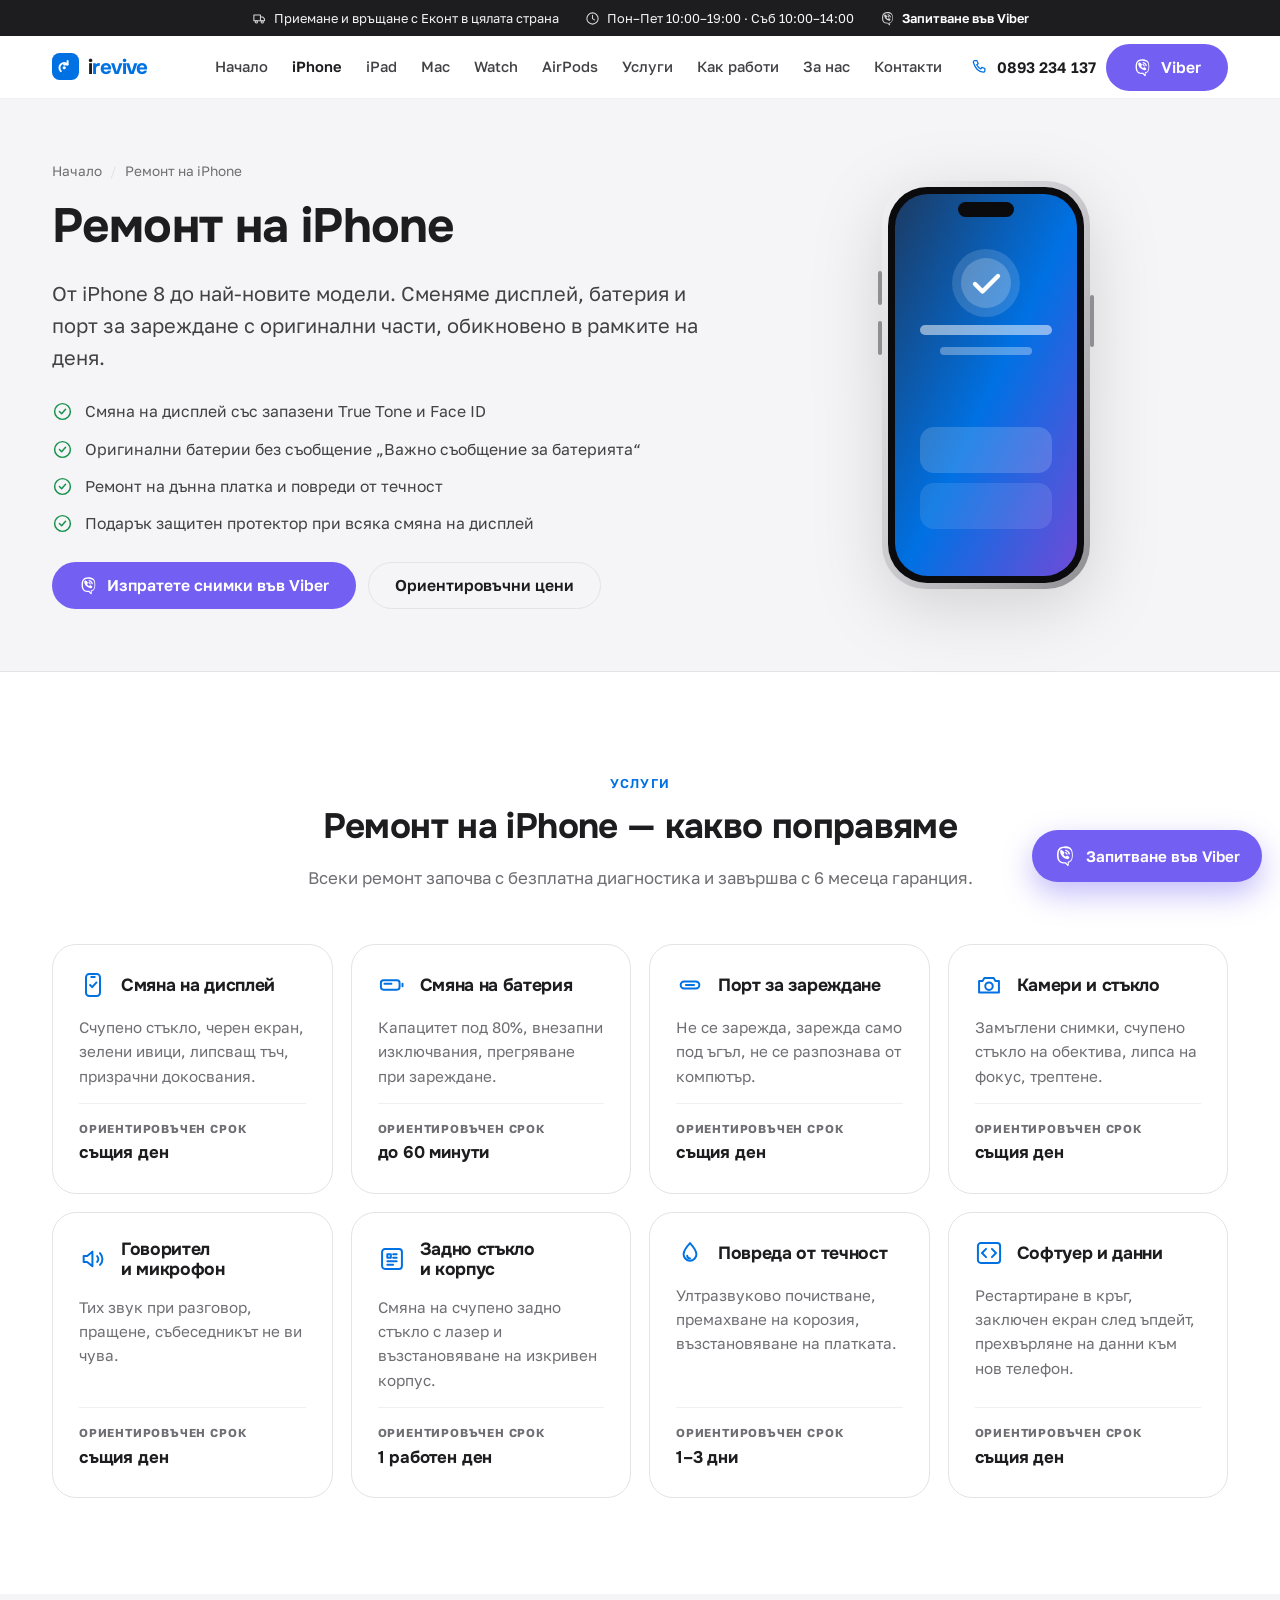
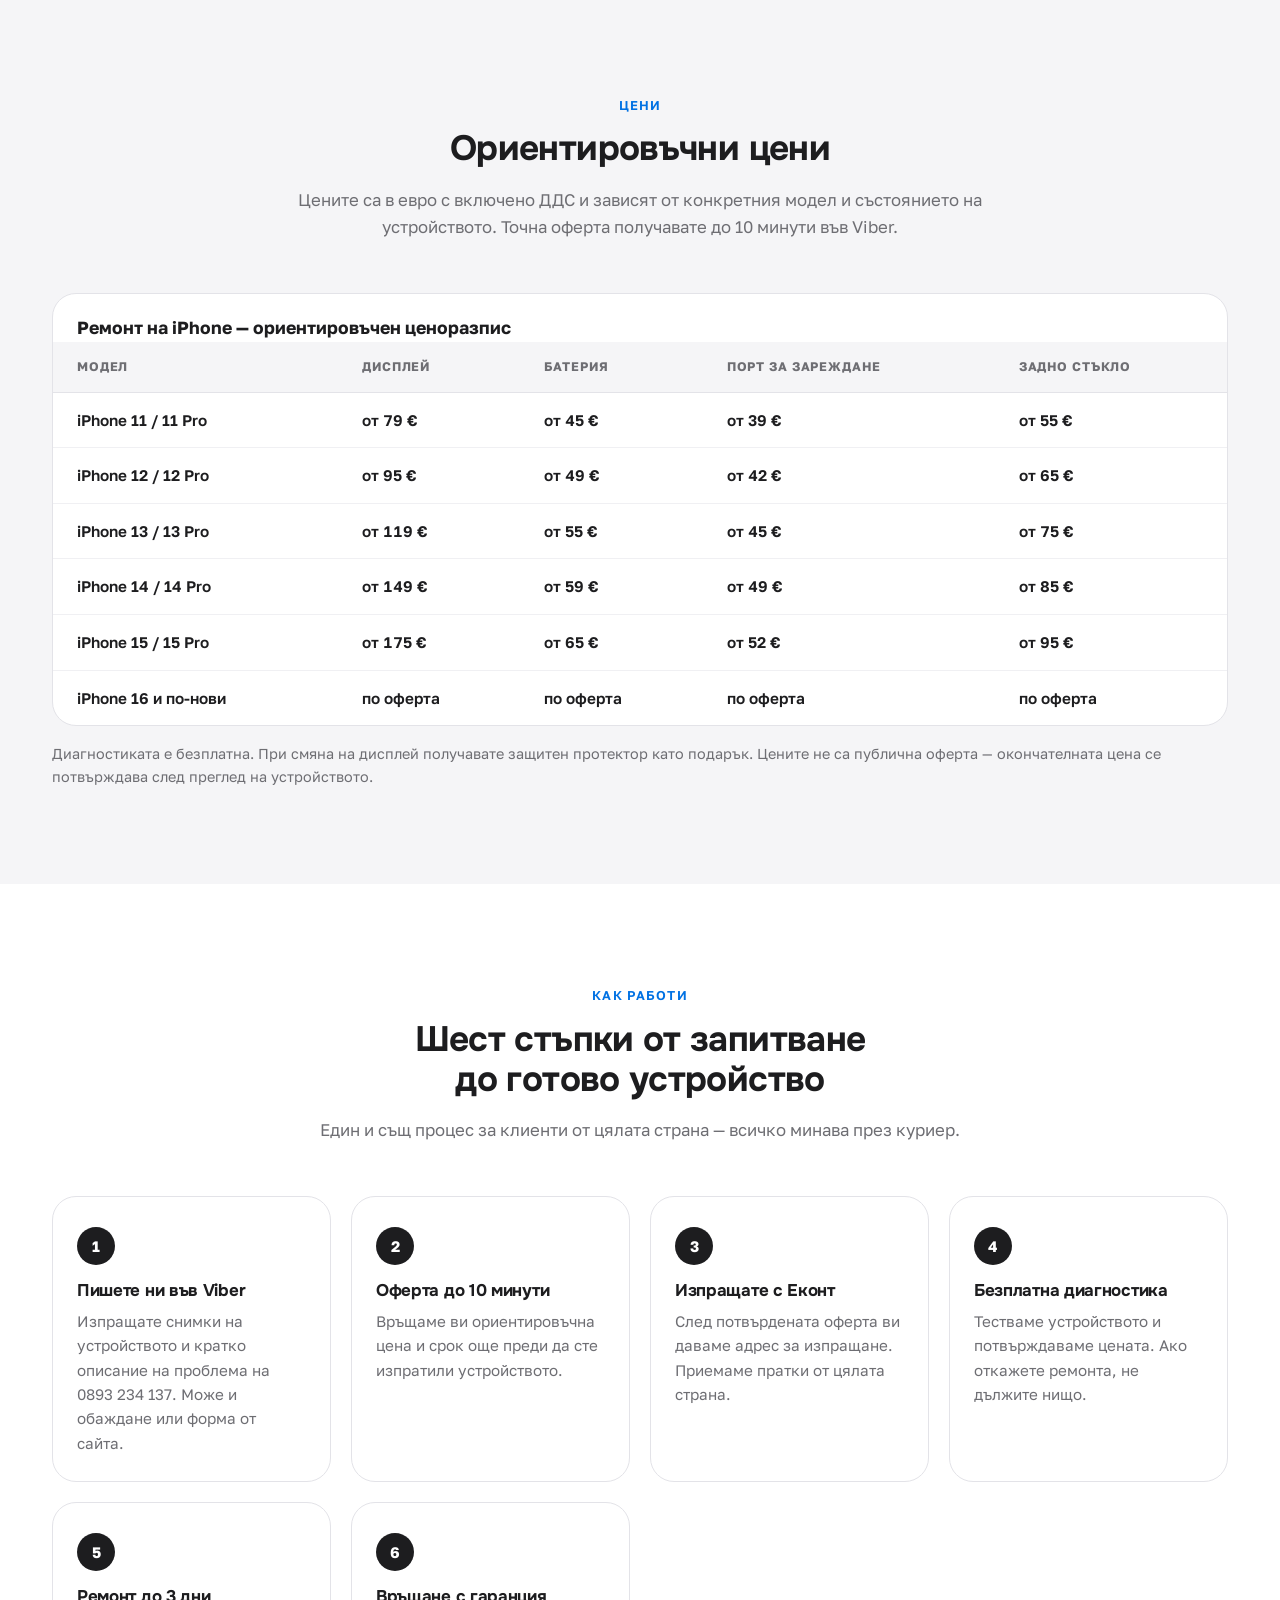
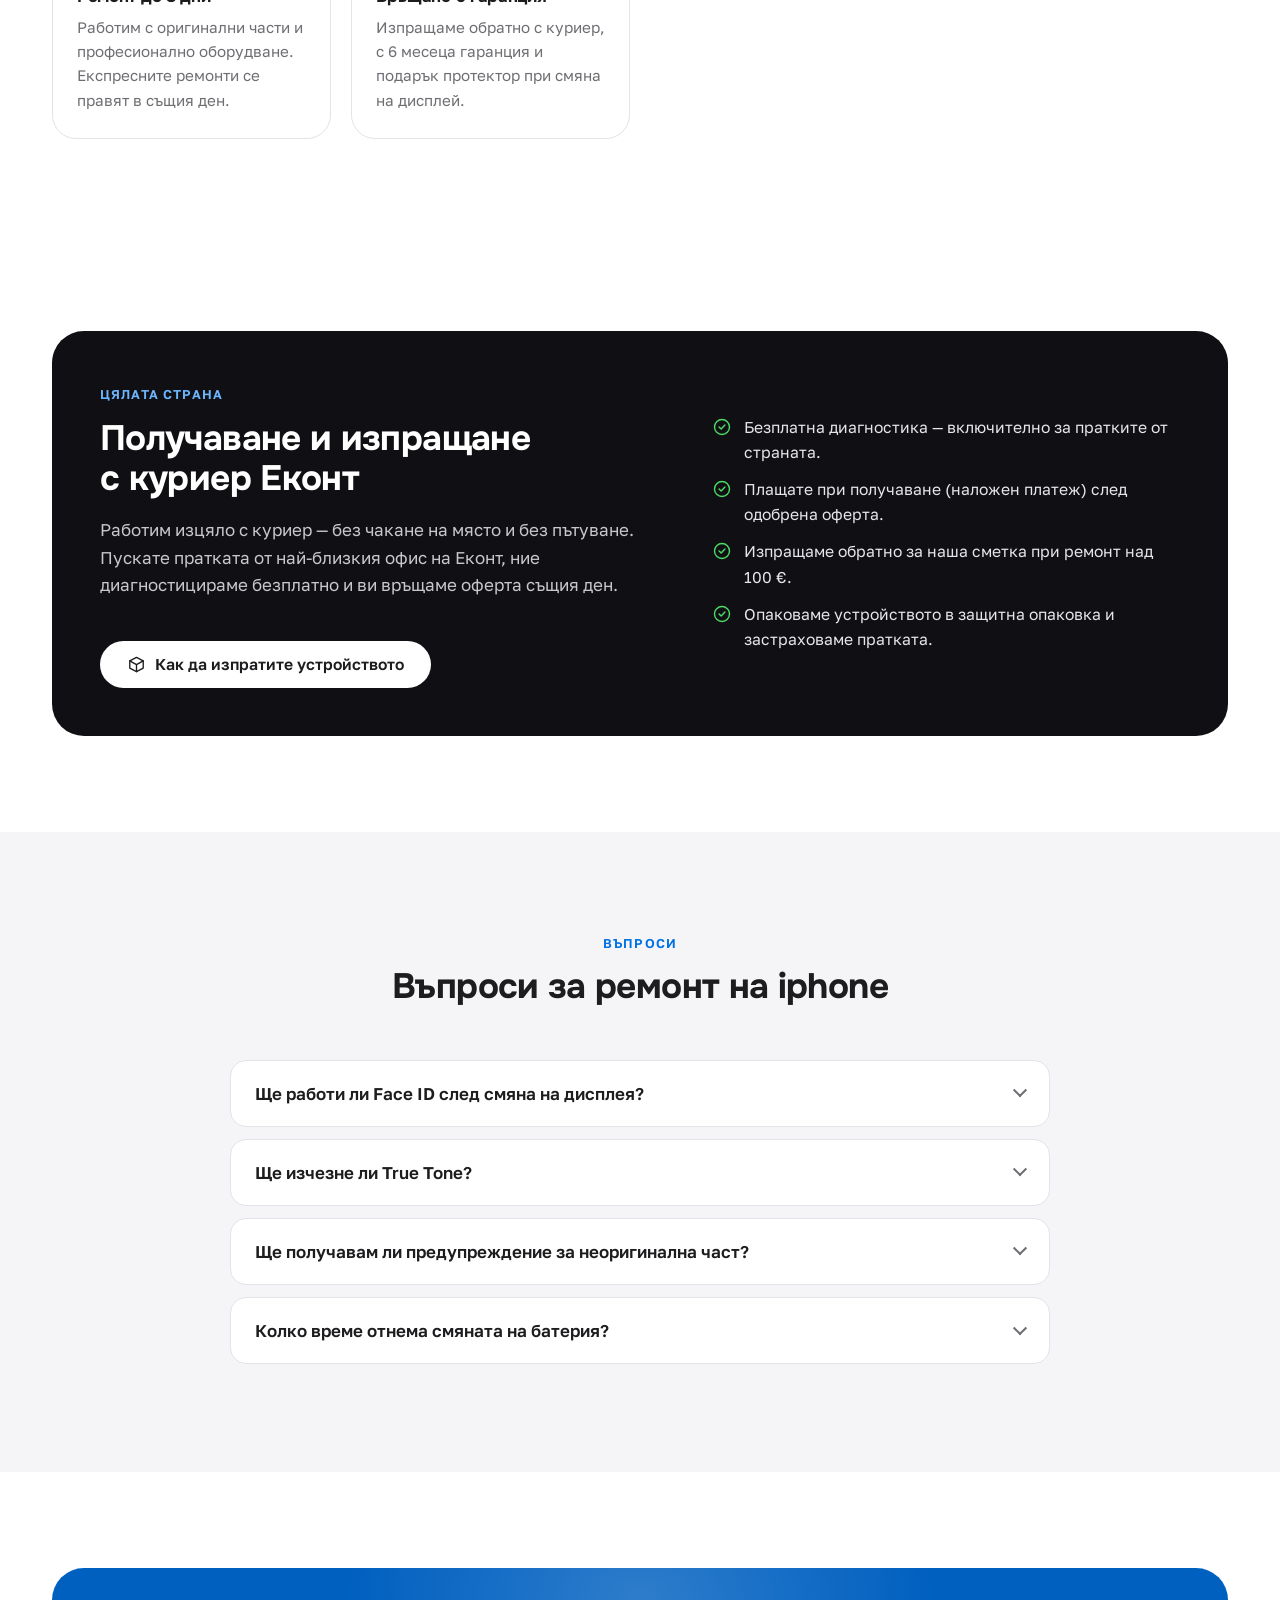
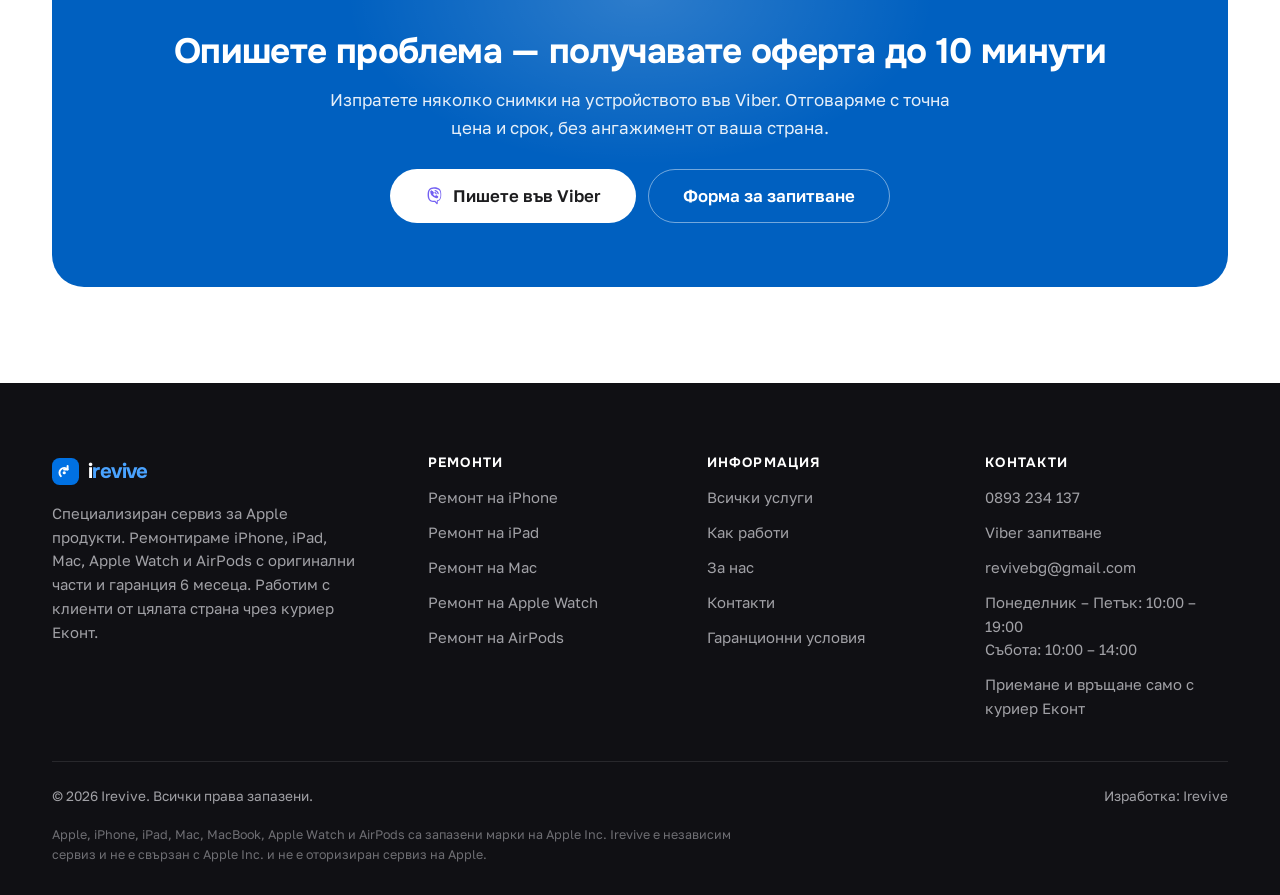
<file: iphone.html>
<!DOCTYPE html>
<html lang="bg">
<head>
<meta charset="utf-8">
<meta name="viewport" content="width=device-width, initial-scale=1">
<title>Ремонт на iPhone — смяна на дисплей, батерия и порт | Irevive</title>
<meta name="description" content="Ремонт на iPhone с оригинални части: смяна на дисплей, батерия, порт за зареждане, камери и стъкло. Безплатна диагностика, гаранция 6 месеца, подарък протектор.">
<meta name="theme-color" content="#ffffff">
<link rel="canonical" href="https://irevive.bg/iphone.html">
<meta property="og:type" content="website">
<meta property="og:site_name" content="Irevive">
<meta property="og:title" content="Ремонт на iPhone — смяна на дисплей, батерия и порт | Irevive">
<meta property="og:description" content="Ремонт на iPhone с оригинални части: смяна на дисплей, батерия, порт за зареждане, камери и стъкло. Безплатна диагностика, гаранция 6 месеца, подарък протектор.">
<meta property="og:url" content="https://irevive.bg/iphone.html">
<meta property="og:locale" content="bg_BG">
<meta name="twitter:card" content="summary_large_image">
<link rel="preconnect" href="https://fonts.googleapis.com">
<link rel="preconnect" href="https://fonts.gstatic.com" crossorigin>
<link rel="stylesheet" href="https://fonts.googleapis.com/css2?family=Onest:wght@500;600;700;800&family=Golos+Text:wght@400;500;600;700&display=swap">
<link rel="icon" href="assets/favicon.svg?v=236bb618" type="image/svg+xml">
<link rel="apple-touch-icon" href="assets/favicon.svg?v=236bb618">
<link rel="stylesheet" href="css/styles.css?v=cdbb48c2">
<script type="application/ld+json">
{
  "@context": "https://schema.org",
  "@type": "Organization",
  "@id": "https://irevive.bg/#organization",
  "name": "Irevive",
  "description": "Специализиран сервиз за Apple продукти — iPhone, iPad, Mac, Apple Watch и AirPods. Безплатна диагностика, оригинални части, 6 месеца гаранция, приемане и връщане с куриер Еконт.",
  "url": "https://irevive.bg/",
  "email": "revivebg@gmail.com",
  "telephone": "+359893234137",
  "areaServed": { "@type": "Country", "name": "България" },
  "contactPoint": {
    "@type": "ContactPoint",
    "telephone": "+359893234137",
    "contactType": "customer service",
    "availableLanguage": ["bg"],
    "hoursAvailable": [
      { "@type": "OpeningHoursSpecification",
        "dayOfWeek": ["Monday","Tuesday","Wednesday","Thursday","Friday"],
        "opens": "10:00", "closes": "19:00" },
      { "@type": "OpeningHoursSpecification",
        "dayOfWeek": "Saturday", "opens": "10:00", "closes": "14:00" }
    ]
  }
}
</script>
<script type="application/ld+json">
{
  "@context": "https://schema.org",
  "@type": "FAQPage",
  "mainEntity": [
    {
      "@type": "Question",
      "name": "Ще работи ли Face ID след смяна на дисплея?",
      "acceptedAnswer": {
        "@type": "Answer",
        "text": "Да. Прехвърляме оригиналния модул на Face ID върху новия дисплей, така че функцията остава работеща."
      }
    },
    {
      "@type": "Question",
      "name": "Ще изчезне ли True Tone?",
      "acceptedAnswer": {
        "@type": "Answer",
        "text": "Не. Извършваме програмиране на дисплея, за да се запазят True Tone и автоматичната яркост."
      }
    },
    {
      "@type": "Question",
      "name": "Ще получавам ли предупреждение за неоригинална част?",
      "acceptedAnswer": {
        "@type": "Answer",
        "text": "При оригинални части, които програмираме коректно, такова съобщение не се появява. Ако изберете алтернативна част, ще ви предупредим предварително какво се променя."
      }
    },
    {
      "@type": "Question",
      "name": "Колко време отнема смяната на батерия?",
      "acceptedAnswer": {
        "@type": "Answer",
        "text": "Обикновено до 60 минути работа, ако частта е налична — устройството тръгва обратно с куриер в същия или на следващия ден."
      }
    }
  ]
}
</script>
</head>
<body>
<a class="skip-link" href="#main">Към съдържанието</a>

<div class="topbar">
  <div class="container topbar__inner">
    <span><svg width="24" height="24" viewBox="0 0 24 24" fill="none" stroke="currentColor" stroke-width="1.7" stroke-linecap="round" stroke-linejoin="round" aria-hidden="true"><path d="M3 6.5h10.5v9H3zM13.5 9.5H17l3 3v3h-6.5z"/><circle cx="7" cy="17.5" r="1.8"/><circle cx="16.5" cy="17.5" r="1.8"/></svg> Приемане и връщане с Еконт в цялата страна</span>
    <span><svg width="24" height="24" viewBox="0 0 24 24" fill="none" stroke="currentColor" stroke-width="1.7" stroke-linecap="round" stroke-linejoin="round" aria-hidden="true"><circle cx="12" cy="12" r="9"/><path d="M12 7v5.2l3.2 2"/></svg> Пон–Пет 10:00–19:00 · Съб 10:00–14:00</span>
    <span><svg width="24" height="24" viewBox="0 0 24 24" fill="currentColor" aria-hidden="true"><path d="M11.4 1.5c2.6-.1 5.4.3 7.2 2.3 1.4 1.7 1.8 4 1.9 6.1.1 2.2 0 4.5-1 6.5-.7 1.4-2 2.3-3.4 2.8v2.9c0 .8-1 1.2-1.5.6l-2.4-2.6c-2.2.05-4.5-.2-6.3-1.6-1.6-1.3-2.3-3.3-2.5-5.3-.2-2.3-.2-4.7.5-6.9C4.6 4.3 6 2.9 7.8 2.2c1.1-.45 2.4-.6 3.6-.7Zm.2 1.9c-1.7.1-3.5.3-4.8 1.4-1 .9-1.4 2.3-1.6 3.6-.25 1.9-.25 3.9.1 5.8.25 1.3.8 2.6 1.9 3.4 1.5 1.1 3.5 1.2 5.3 1.15.3 0 .5.1.7.3l1.7 1.85v-2c0-.4.3-.75.7-.85 1.3-.3 2.5-1 3.1-2.2.7-1.4.85-3.1.85-4.7 0-1.8-.15-3.7-1.1-5.2-1-1.5-2.9-2.1-4.6-2.3-.75-.1-1.5-.15-2.25-.15ZM9.15 6.2c.35-.1.7.05.9.35l1.15 1.7c.25.4.15.9-.2 1.2l-.5.4c-.2.2-.25.4-.15.6.45.95 1.2 1.7 2.15 2.15.2.1.45.05.6-.15l.4-.5c.3-.35.8-.45 1.2-.2l1.7 1.15c.3.2.45.55.35.9-.3 1.05-1.35 1.8-2.45 1.6-2-.35-3.7-1.35-5-2.65-1.3-1.3-2.3-3-2.65-5-.2-1.1.55-2.15 1.6-2.45Zm2.9-.5a.75.75 0 0 1 .85-.6c2.35.35 4.15 2.15 4.5 4.5a.75.75 0 0 1-1.5.25 3.85 3.85 0 0 0-3.25-3.25.75.75 0 0 1-.6-.9Zm-.25 2.5a.75.75 0 0 1 .9-.55 3 3 0 0 1 2.2 2.2.75.75 0 0 1-1.45.35 1.5 1.5 0 0 0-1.1-1.1.75.75 0 0 1-.55-.9Z"/></svg> <a href="viber://chat?number=%2B359893234137">Запитване във Viber</a></span>
  </div>
</div>

<header class="header">
  <div class="container header__inner">
    <a class="logo" href="index.html">
      <svg width="32" height="32" viewBox="0 0 32 32" aria-hidden="true"><rect width="32" height="32" rx="9" fill="#0071e3"/><path d="M10.5 21.5c-2.2-2.2-2.2-5.8 0-8s5.8-2.2 8 0" fill="none" stroke="#fff" stroke-width="2.3" stroke-linecap="round"/><path d="M18.5 9.5v4.2h-4.2" fill="none" stroke="#fff" stroke-width="2.3" stroke-linecap="round" stroke-linejoin="round"/><circle cx="14.5" cy="17.5" r="1.9" fill="#fff"/></svg>
      <span>i<em>revive</em></span>
    </a>

    <nav class="nav" id="main-nav" aria-label="Основна навигация">
        <a href="index.html">Начало</a>
        <a href="iphone.html" aria-current="page">iPhone</a>
        <a href="ipad.html">iPad</a>
        <a href="mac.html">Mac</a>
        <a href="apple-watch.html">Watch</a>
        <a href="airpods.html">AirPods</a>
        <a href="uslugi.html">Услуги</a>
        <a href="kak-raboti.html">Как работи</a>
        <a href="za-nas.html">За нас</a>
        <a href="kontakti.html">Контакти</a>
      <a class="btn btn--viber" href="viber://chat?number=%2B359893234137"><svg width="24" height="24" viewBox="0 0 24 24" fill="currentColor" aria-hidden="true"><path d="M11.4 1.5c2.6-.1 5.4.3 7.2 2.3 1.4 1.7 1.8 4 1.9 6.1.1 2.2 0 4.5-1 6.5-.7 1.4-2 2.3-3.4 2.8v2.9c0 .8-1 1.2-1.5.6l-2.4-2.6c-2.2.05-4.5-.2-6.3-1.6-1.6-1.3-2.3-3.3-2.5-5.3-.2-2.3-.2-4.7.5-6.9C4.6 4.3 6 2.9 7.8 2.2c1.1-.45 2.4-.6 3.6-.7Zm.2 1.9c-1.7.1-3.5.3-4.8 1.4-1 .9-1.4 2.3-1.6 3.6-.25 1.9-.25 3.9.1 5.8.25 1.3.8 2.6 1.9 3.4 1.5 1.1 3.5 1.2 5.3 1.15.3 0 .5.1.7.3l1.7 1.85v-2c0-.4.3-.75.7-.85 1.3-.3 2.5-1 3.1-2.2.7-1.4.85-3.1.85-4.7 0-1.8-.15-3.7-1.1-5.2-1-1.5-2.9-2.1-4.6-2.3-.75-.1-1.5-.15-2.25-.15ZM9.15 6.2c.35-.1.7.05.9.35l1.15 1.7c.25.4.15.9-.2 1.2l-.5.4c-.2.2-.25.4-.15.6.45.95 1.2 1.7 2.15 2.15.2.1.45.05.6-.15l.4-.5c.3-.35.8-.45 1.2-.2l1.7 1.15c.3.2.45.55.35.9-.3 1.05-1.35 1.8-2.45 1.6-2-.35-3.7-1.35-5-2.65-1.3-1.3-2.3-3-2.65-5-.2-1.1.55-2.15 1.6-2.45Zm2.9-.5a.75.75 0 0 1 .85-.6c2.35.35 4.15 2.15 4.5 4.5a.75.75 0 0 1-1.5.25 3.85 3.85 0 0 0-3.25-3.25.75.75 0 0 1-.6-.9Zm-.25 2.5a.75.75 0 0 1 .9-.55 3 3 0 0 1 2.2 2.2.75.75 0 0 1-1.45.35 1.5 1.5 0 0 0-1.1-1.1.75.75 0 0 1-.55-.9Z"/></svg> Запитване във Viber</a>
    </nav>

    <div class="header__actions">
      <a class="header__phone" href="tel:+359893234137"><svg width="24" height="24" viewBox="0 0 24 24" fill="none" stroke="currentColor" stroke-width="1.7" stroke-linecap="round" stroke-linejoin="round" aria-hidden="true"><path d="M5 3.5h3l1.6 4-2 1.4a11.5 11.5 0 0 0 5.5 5.5l1.4-2 4 1.6v3a1.9 1.9 0 0 1-2.1 1.9C9.9 18.3 5.7 14.1 3.1 5.6A1.9 1.9 0 0 1 5 3.5Z"/></svg> 0893 234 137</a>
      <a class="btn btn--viber" href="viber://chat?number=%2B359893234137"><svg width="24" height="24" viewBox="0 0 24 24" fill="currentColor" aria-hidden="true"><path d="M11.4 1.5c2.6-.1 5.4.3 7.2 2.3 1.4 1.7 1.8 4 1.9 6.1.1 2.2 0 4.5-1 6.5-.7 1.4-2 2.3-3.4 2.8v2.9c0 .8-1 1.2-1.5.6l-2.4-2.6c-2.2.05-4.5-.2-6.3-1.6-1.6-1.3-2.3-3.3-2.5-5.3-.2-2.3-.2-4.7.5-6.9C4.6 4.3 6 2.9 7.8 2.2c1.1-.45 2.4-.6 3.6-.7Zm.2 1.9c-1.7.1-3.5.3-4.8 1.4-1 .9-1.4 2.3-1.6 3.6-.25 1.9-.25 3.9.1 5.8.25 1.3.8 2.6 1.9 3.4 1.5 1.1 3.5 1.2 5.3 1.15.3 0 .5.1.7.3l1.7 1.85v-2c0-.4.3-.75.7-.85 1.3-.3 2.5-1 3.1-2.2.7-1.4.85-3.1.85-4.7 0-1.8-.15-3.7-1.1-5.2-1-1.5-2.9-2.1-4.6-2.3-.75-.1-1.5-.15-2.25-.15ZM9.15 6.2c.35-.1.7.05.9.35l1.15 1.7c.25.4.15.9-.2 1.2l-.5.4c-.2.2-.25.4-.15.6.45.95 1.2 1.7 2.15 2.15.2.1.45.05.6-.15l.4-.5c.3-.35.8-.45 1.2-.2l1.7 1.15c.3.2.45.55.35.9-.3 1.05-1.35 1.8-2.45 1.6-2-.35-3.7-1.35-5-2.65-1.3-1.3-2.3-3-2.65-5-.2-1.1.55-2.15 1.6-2.45Zm2.9-.5a.75.75 0 0 1 .85-.6c2.35.35 4.15 2.15 4.5 4.5a.75.75 0 0 1-1.5.25 3.85 3.85 0 0 0-3.25-3.25.75.75 0 0 1-.6-.9Zm-.25 2.5a.75.75 0 0 1 .9-.55 3 3 0 0 1 2.2 2.2.75.75 0 0 1-1.45.35 1.5 1.5 0 0 0-1.1-1.1.75.75 0 0 1-.55-.9Z"/></svg> Viber</a>
      <button class="burger" type="button" aria-label="Меню" aria-expanded="false"
              aria-controls="main-nav"><span></span></button>
    </div>
  </div>
</header>

<main id="main">

<section class="page-hero">
  <div class="container page-hero__inner">
    <div>
    <ul class="breadcrumbs">
      <li><a href="index.html">Начало</a></li>
      <li>Ремонт на iPhone</li>
    </ul>
      <h1>Ремонт на iPhone</h1>
      <p class="lead">От iPhone 8 до най-новите модели. Сменяме дисплей, батерия и порт за зареждане с оригинални части, обикновено в рамките на деня.</p>
      <ul class="checklist" style="margin:26px 0">
        <li><svg width="24" height="24" viewBox="0 0 24 24" fill="none" stroke="currentColor" stroke-width="1.7" stroke-linecap="round" stroke-linejoin="round" aria-hidden="true"><circle cx="12" cy="12" r="9"/><path d="m8.5 12 2.5 2.5 4.5-5"/></svg><span>Смяна на дисплей със запазени True Tone и Face ID</span></li>
        <li><svg width="24" height="24" viewBox="0 0 24 24" fill="none" stroke="currentColor" stroke-width="1.7" stroke-linecap="round" stroke-linejoin="round" aria-hidden="true"><circle cx="12" cy="12" r="9"/><path d="m8.5 12 2.5 2.5 4.5-5"/></svg><span>Оригинални батерии без съобщение „Важно съобщение за батерията“</span></li>
        <li><svg width="24" height="24" viewBox="0 0 24 24" fill="none" stroke="currentColor" stroke-width="1.7" stroke-linecap="round" stroke-linejoin="round" aria-hidden="true"><circle cx="12" cy="12" r="9"/><path d="m8.5 12 2.5 2.5 4.5-5"/></svg><span>Ремонт на дънна платка и повреди от течност</span></li>
        <li><svg width="24" height="24" viewBox="0 0 24 24" fill="none" stroke="currentColor" stroke-width="1.7" stroke-linecap="round" stroke-linejoin="round" aria-hidden="true"><circle cx="12" cy="12" r="9"/><path d="m8.5 12 2.5 2.5 4.5-5"/></svg><span>Подарък защитен протектор при всяка смяна на дисплей</span></li>
      </ul>
      <div class="btn-row">
        <a class="btn btn--viber" href="viber://chat?number=%2B359893234137"><svg width="24" height="24" viewBox="0 0 24 24" fill="currentColor" aria-hidden="true"><path d="M11.4 1.5c2.6-.1 5.4.3 7.2 2.3 1.4 1.7 1.8 4 1.9 6.1.1 2.2 0 4.5-1 6.5-.7 1.4-2 2.3-3.4 2.8v2.9c0 .8-1 1.2-1.5.6l-2.4-2.6c-2.2.05-4.5-.2-6.3-1.6-1.6-1.3-2.3-3.3-2.5-5.3-.2-2.3-.2-4.7.5-6.9C4.6 4.3 6 2.9 7.8 2.2c1.1-.45 2.4-.6 3.6-.7Zm.2 1.9c-1.7.1-3.5.3-4.8 1.4-1 .9-1.4 2.3-1.6 3.6-.25 1.9-.25 3.9.1 5.8.25 1.3.8 2.6 1.9 3.4 1.5 1.1 3.5 1.2 5.3 1.15.3 0 .5.1.7.3l1.7 1.85v-2c0-.4.3-.75.7-.85 1.3-.3 2.5-1 3.1-2.2.7-1.4.85-3.1.85-4.7 0-1.8-.15-3.7-1.1-5.2-1-1.5-2.9-2.1-4.6-2.3-.75-.1-1.5-.15-2.25-.15ZM9.15 6.2c.35-.1.7.05.9.35l1.15 1.7c.25.4.15.9-.2 1.2l-.5.4c-.2.2-.25.4-.15.6.45.95 1.2 1.7 2.15 2.15.2.1.45.05.6-.15l.4-.5c.3-.35.8-.45 1.2-.2l1.7 1.15c.3.2.45.55.35.9-.3 1.05-1.35 1.8-2.45 1.6-2-.35-3.7-1.35-5-2.65-1.3-1.3-2.3-3-2.65-5-.2-1.1.55-2.15 1.6-2.45Zm2.9-.5a.75.75 0 0 1 .85-.6c2.35.35 4.15 2.15 4.5 4.5a.75.75 0 0 1-1.5.25 3.85 3.85 0 0 0-3.25-3.25.75.75 0 0 1-.6-.9Zm-.25 2.5a.75.75 0 0 1 .9-.55 3 3 0 0 1 2.2 2.2.75.75 0 0 1-1.45.35 1.5 1.5 0 0 0-1.1-1.1.75.75 0 0 1-.55-.9Z"/></svg> Изпратете снимки във Viber</a>
        <a class="btn btn--ghost" href="#ceni">Ориентировъчни цени</a>
      </div>
    </div>
    <div class="page-hero__art"><svg width="220" height="420" viewBox="0 0 220 420" role="img" aria-label="iPhone">
  <defs>
    <linearGradient id="scr" x1="0" y1="0" x2="1" y2="1">
      <stop offset="0%" stop-color="#1c3b63"/><stop offset="52%" stop-color="#0071e3"/>
      <stop offset="100%" stop-color="#6f4bd8"/>
    </linearGradient>
    <linearGradient id="frame" x1="0" y1="0" x2="1" y2="1">
      <stop offset="0%" stop-color="#f2f2f4"/><stop offset="50%" stop-color="#c9c9ce"/>
      <stop offset="100%" stop-color="#8e8e93"/>
    </linearGradient>
  </defs>
  <rect x="6" y="6" width="208" height="408" rx="44" fill="url(#frame)"/>
  <rect x="12" y="12" width="196" height="396" rx="39" fill="#0b0b0e"/>
  <rect x="19" y="19" width="182" height="382" rx="33" fill="url(#scr)"/>
  <rect x="82" y="27" width="56" height="15" rx="7.5" fill="#0b0b0e"/>
  <g fill="#ffffff" opacity=".93">
    <rect x="44" y="150" width="132" height="10" rx="5" opacity=".55"/>
    <rect x="64" y="172" width="92" height="8" rx="4" opacity=".35"/>
  </g>
  <g transform="translate(110 108)">
    <circle r="34" fill="#ffffff" opacity=".14"/>
    <circle r="25" fill="#ffffff" opacity=".2"/>
    <path d="M-11 1l7.5 7.5L12 -7" fill="none" stroke="#fff" stroke-width="4.4"
          stroke-linecap="round" stroke-linejoin="round"/>
  </g>
  <rect x="44" y="252" width="132" height="46" rx="14" fill="#ffffff" opacity=".16"/>
  <rect x="44" y="308" width="132" height="46" rx="14" fill="#ffffff" opacity=".1"/>
  <rect x="2" y="96" width="4" height="34" rx="2" fill="#8e8e93"/>
  <rect x="2" y="146" width="4" height="34" rx="2" fill="#8e8e93"/>
  <rect x="214" y="120" width="4" height="52" rx="2" fill="#8e8e93"/>
</svg></div>
  </div>
</section>

<section class="section">
  <div class="container">
    <div class="section-head">
      <span class="eyebrow">Услуги</span>
      <h2>Ремонт на iPhone — какво поправяме</h2>
      <p>Всеки ремонт започва с безплатна диагностика и завършва с 6 месеца гаранция.</p>
    </div>
    <div class="repairs">
      <article class="repair">
        <div class="repair__top"><svg width="24" height="24" viewBox="0 0 24 24" fill="none" stroke="currentColor" stroke-width="1.7" stroke-linecap="round" stroke-linejoin="round" aria-hidden="true"><rect x="6" y="2.5" width="12" height="19" rx="2.8"/><path d="M10.5 5.2h3"/><path d="m9.5 12 1.8 1.8L15 9.8"/></svg><h3>Смяна на дисплей</h3></div>
        <p>Счупено стъкло, черен екран, зелени ивици, липсващ тъч, призрачни докосвания.</p>
        <div class="repair__meta"><div><span>Ориентировъчен срок</span><b>същия ден</b></div></div>
      </article>
      <article class="repair">
        <div class="repair__top"><svg width="24" height="24" viewBox="0 0 24 24" fill="none" stroke="currentColor" stroke-width="1.7" stroke-linecap="round" stroke-linejoin="round" aria-hidden="true"><rect x="2.5" y="8" width="16" height="8" rx="2.2"/><path d="M21 11v2"/><path d="M5.5 11h6"/></svg><h3>Смяна на батерия</h3></div>
        <p>Капацитет под 80%, внезапни изключвания, прегряване при зареждане.</p>
        <div class="repair__meta"><div><span>Ориентировъчен срок</span><b>до 60 минути</b></div></div>
      </article>
      <article class="repair">
        <div class="repair__top"><svg width="24" height="24" viewBox="0 0 24 24" fill="none" stroke="currentColor" stroke-width="1.7" stroke-linecap="round" stroke-linejoin="round" aria-hidden="true"><rect x="4" y="9" width="16" height="6" rx="3"/><path d="M8.5 12h7"/></svg><h3>Порт за зареждане</h3></div>
        <p>Не се зарежда, зарежда само под ъгъл, не се разпознава от компютър.</p>
        <div class="repair__meta"><div><span>Ориентировъчен срок</span><b>същия ден</b></div></div>
      </article>
      <article class="repair">
        <div class="repair__top"><svg width="24" height="24" viewBox="0 0 24 24" fill="none" stroke="currentColor" stroke-width="1.7" stroke-linecap="round" stroke-linejoin="round" aria-hidden="true"><path d="M3.5 8.5h3l1.5-2.5h8L17.5 8.5h3v10h-17z"/><circle cx="12" cy="13" r="3.2"/></svg><h3>Камери и стъкло</h3></div>
        <p>Замъглени снимки, счупено стъкло на обектива, липса на фокус, трептене.</p>
        <div class="repair__meta"><div><span>Ориентировъчен срок</span><b>същия ден</b></div></div>
      </article>
      <article class="repair">
        <div class="repair__top"><svg width="24" height="24" viewBox="0 0 24 24" fill="none" stroke="currentColor" stroke-width="1.7" stroke-linecap="round" stroke-linejoin="round" aria-hidden="true"><path d="M4 9.5h3l4.5-3.8v12.6L7 14.5H4z"/><path d="M15.5 9.5a3.5 3.5 0 0 1 0 5M18 7a7 7 0 0 1 0 10"/></svg><h3>Говорител и микрофон</h3></div>
        <p>Тих звук при разговор, пращене, събеседникът не ви чува.</p>
        <div class="repair__meta"><div><span>Ориентировъчен срок</span><b>същия ден</b></div></div>
      </article>
      <article class="repair">
        <div class="repair__top"><svg width="24" height="24" viewBox="0 0 24 24" fill="none" stroke="currentColor" stroke-width="1.7" stroke-linecap="round" stroke-linejoin="round" aria-hidden="true"><rect x="3.5" y="3.5" width="17" height="17" rx="2.5"/><path d="M8 8h3v3H8zM13 8h3M13 11h3M8 14h8M8 17h5"/></svg><h3>Задно стъкло и корпус</h3></div>
        <p>Смяна на счупено задно стъкло с лазер и възстановяване на изкривен корпус.</p>
        <div class="repair__meta"><div><span>Ориентировъчен срок</span><b>1 работен ден</b></div></div>
      </article>
      <article class="repair">
        <div class="repair__top"><svg width="24" height="24" viewBox="0 0 24 24" fill="none" stroke="currentColor" stroke-width="1.7" stroke-linecap="round" stroke-linejoin="round" aria-hidden="true"><path d="M12 3.5s5.5 6 5.5 9.6a5.5 5.5 0 1 1-11 0C6.5 9.5 12 3.5 12 3.5Z"/><path d="M9.6 14.4a2.6 2.6 0 0 0 2.4 2.3"/></svg><h3>Повреда от течност</h3></div>
        <p>Ултразвуково почистване, премахване на корозия, възстановяване на платката.</p>
        <div class="repair__meta"><div><span>Ориентировъчен срок</span><b>1–3 дни</b></div></div>
      </article>
      <article class="repair">
        <div class="repair__top"><svg width="24" height="24" viewBox="0 0 24 24" fill="none" stroke="currentColor" stroke-width="1.7" stroke-linecap="round" stroke-linejoin="round" aria-hidden="true"><path d="M9.5 8.5 6 12l3.5 3.5M14.5 8.5 18 12l-3.5 3.5"/><rect x="2.5" y="3.5" width="19" height="17" rx="2.5"/></svg><h3>Софтуер и данни</h3></div>
        <p>Рестартиране в кръг, заключен екран след ъпдейт, прехвърляне на данни към нов телефон.</p>
        <div class="repair__meta"><div><span>Ориентировъчен срок</span><b>същия ден</b></div></div>
      </article>
    </div>
  </div>
</section>

<section class="section section--alt" id="ceni">
  <div class="container">
    <div class="section-head">
      <span class="eyebrow">Цени</span>
      <h2>Ориентировъчни цени</h2>
      <p>Цените са в евро с включено ДДС и зависят от конкретния модел и състоянието
        на устройството. Точна оферта получавате до 10 минути във Viber.</p>
    </div>
    <div class="table-wrap">
      <table class="price">
        <caption>Ремонт на iPhone — ориентировъчен ценоразпис</caption>
        <thead><tr><th scope="col">Модел</th><th scope="col">Дисплей</th><th scope="col">Батерия</th><th scope="col">Порт за зареждане</th><th scope="col">Задно стъкло</th></tr></thead>
        <tbody>
        <tr><th scope="row">iPhone 11 / 11 Pro</th><td class="num">от 79 €</td><td class="num">от 45 €</td><td class="num">от 39 €</td><td class="num">от 55 €</td></tr>
        <tr><th scope="row">iPhone 12 / 12 Pro</th><td class="num">от 95 €</td><td class="num">от 49 €</td><td class="num">от 42 €</td><td class="num">от 65 €</td></tr>
        <tr><th scope="row">iPhone 13 / 13 Pro</th><td class="num">от 119 €</td><td class="num">от 55 €</td><td class="num">от 45 €</td><td class="num">от 75 €</td></tr>
        <tr><th scope="row">iPhone 14 / 14 Pro</th><td class="num">от 149 €</td><td class="num">от 59 €</td><td class="num">от 49 €</td><td class="num">от 85 €</td></tr>
        <tr><th scope="row">iPhone 15 / 15 Pro</th><td class="num">от 175 €</td><td class="num">от 65 €</td><td class="num">от 52 €</td><td class="num">от 95 €</td></tr>
        <tr><th scope="row">iPhone 16 и по-нови</th><td class="num">по оферта</td><td class="num">по оферта</td><td class="num">по оферта</td><td class="num">по оферта</td></tr>
        </tbody>
      </table>
    </div>
    <p class="price-note">Диагностиката е безплатна. При смяна на дисплей получавате
      защитен протектор като подарък. Цените не са публична оферта — окончателната
      цена се потвърждава след преглед на устройството.</p>
  </div>
</section>

<section class="section" id="kak-raboti">
  <div class="container">
    <div class="section-head">
      <span class="eyebrow">Как работи</span>
      <h2>Шест стъпки от запитване до готово устройство</h2>
      <p>Един и същ процес за клиенти от цялата страна — всичко минава през куриер.</p>
    </div>
    <div class="steps">
      <div class="step"><h3>Пишете ни във Viber</h3><p>Изпращате снимки на устройството и кратко описание на проблема на 0893 234 137. Може и обаждане или форма от сайта.</p></div>
      <div class="step"><h3>Оферта до 10 минути</h3><p>Връщаме ви ориентировъчна цена и срок още преди да сте изпратили устройството.</p></div>
      <div class="step"><h3>Изпращате с Еконт</h3><p>След потвърдената оферта ви даваме адрес за изпращане. Приемаме пратки от цялата страна.</p></div>
      <div class="step"><h3>Безплатна диагностика</h3><p>Тестваме устройството и потвърждаваме цената. Ако откажете ремонта, не дължите нищо.</p></div>
      <div class="step"><h3>Ремонт до 3 дни</h3><p>Работим с оригинални части и професионално оборудване. Експресните ремонти се правят в същия ден.</p></div>
      <div class="step"><h3>Връщане с гаранция</h3><p>Изпращаме обратно с куриер, с 6 месеца гаранция и подарък протектор при смяна на дисплей.</p></div>
    </div>
  </div>
</section>

<section class="section">
  <div class="container">
    <div class="courier">
      <div>
        <span class="eyebrow" style="color:#6cb6ff">Цялата страна</span>
        <h2>Получаване и изпращане с куриер Еконт</h2>
        <p>Работим изцяло с куриер — без чакане на място и без пътуване. Пускате
          пратката от най-близкия офис на Еконт, ние диагностицираме безплатно и
          ви връщаме оферта същия ден.</p>
        <a class="btn btn--light" href="kak-raboti.html"><svg width="24" height="24" viewBox="0 0 24 24" fill="none" stroke="currentColor" stroke-width="1.7" stroke-linecap="round" stroke-linejoin="round" aria-hidden="true"><path d="M3.5 7.5 12 3l8.5 4.5v9L12 21l-8.5-4.5z"/><path d="m3.5 7.5 8.5 4.6 8.5-4.6M12 12.1V21"/></svg> Как да изпратите устройството</a>
      </div>
      <ul class="courier__list">
        <li><svg width="24" height="24" viewBox="0 0 24 24" fill="none" stroke="currentColor" stroke-width="1.7" stroke-linecap="round" stroke-linejoin="round" aria-hidden="true"><circle cx="12" cy="12" r="9"/><path d="m8.5 12 2.5 2.5 4.5-5"/></svg><span>Безплатна диагностика — включително за пратките от страната.</span></li>
        <li><svg width="24" height="24" viewBox="0 0 24 24" fill="none" stroke="currentColor" stroke-width="1.7" stroke-linecap="round" stroke-linejoin="round" aria-hidden="true"><circle cx="12" cy="12" r="9"/><path d="m8.5 12 2.5 2.5 4.5-5"/></svg><span>Плащате при получаване (наложен платеж) след одобрена оферта.</span></li>
        <li><svg width="24" height="24" viewBox="0 0 24 24" fill="none" stroke="currentColor" stroke-width="1.7" stroke-linecap="round" stroke-linejoin="round" aria-hidden="true"><circle cx="12" cy="12" r="9"/><path d="m8.5 12 2.5 2.5 4.5-5"/></svg><span>Изпращаме обратно за наша сметка при ремонт над 100 €.</span></li>
        <li><svg width="24" height="24" viewBox="0 0 24 24" fill="none" stroke="currentColor" stroke-width="1.7" stroke-linecap="round" stroke-linejoin="round" aria-hidden="true"><circle cx="12" cy="12" r="9"/><path d="m8.5 12 2.5 2.5 4.5-5"/></svg><span>Опаковаме устройството в защитна опаковка и застраховаме пратката.</span></li>
      </ul>
    </div>
  </div>
</section>

<section class="section section--alt" id="faq">
  <div class="container">
    <div class="section-head">
      <span class="eyebrow">Въпроси</span>
      <h2>Въпроси за ремонт на iphone</h2>
    </div>
    <div class="faq">
      <details>
        <summary>Ще работи ли Face ID след смяна на дисплея?</summary>
        <div class="faq__body">Да. Прехвърляме оригиналния модул на Face ID върху новия дисплей, така че функцията остава работеща.</div>
      </details>
      <details>
        <summary>Ще изчезне ли True Tone?</summary>
        <div class="faq__body">Не. Извършваме програмиране на дисплея, за да се запазят True Tone и автоматичната яркост.</div>
      </details>
      <details>
        <summary>Ще получавам ли предупреждение за неоригинална част?</summary>
        <div class="faq__body">При оригинални части, които програмираме коректно, такова съобщение не се появява. Ако изберете алтернативна част, ще ви предупредим предварително какво се променя.</div>
      </details>
      <details>
        <summary>Колко време отнема смяната на батерия?</summary>
        <div class="faq__body">Обикновено до 60 минути работа, ако частта е налична — устройството тръгва обратно с куриер в същия или на следващия ден.</div>
      </details>
    </div>
  </div>
</section>

<section class="section">
  <div class="container">
    <div class="cta">
      <h2>Опишете проблема — получавате оферта до 10 минути</h2>
      <p>Изпратете няколко снимки на устройството във Viber. Отговаряме с точна цена и срок, без ангажимент от ваша страна.</p>
      <div class="btn-row btn-row--center">
        <a class="btn btn--lg btn--light btn--viber-icon" href="viber://chat?number=%2B359893234137"><svg width="24" height="24" viewBox="0 0 24 24" fill="currentColor" aria-hidden="true"><path d="M11.4 1.5c2.6-.1 5.4.3 7.2 2.3 1.4 1.7 1.8 4 1.9 6.1.1 2.2 0 4.5-1 6.5-.7 1.4-2 2.3-3.4 2.8v2.9c0 .8-1 1.2-1.5.6l-2.4-2.6c-2.2.05-4.5-.2-6.3-1.6-1.6-1.3-2.3-3.3-2.5-5.3-.2-2.3-.2-4.7.5-6.9C4.6 4.3 6 2.9 7.8 2.2c1.1-.45 2.4-.6 3.6-.7Zm.2 1.9c-1.7.1-3.5.3-4.8 1.4-1 .9-1.4 2.3-1.6 3.6-.25 1.9-.25 3.9.1 5.8.25 1.3.8 2.6 1.9 3.4 1.5 1.1 3.5 1.2 5.3 1.15.3 0 .5.1.7.3l1.7 1.85v-2c0-.4.3-.75.7-.85 1.3-.3 2.5-1 3.1-2.2.7-1.4.85-3.1.85-4.7 0-1.8-.15-3.7-1.1-5.2-1-1.5-2.9-2.1-4.6-2.3-.75-.1-1.5-.15-2.25-.15ZM9.15 6.2c.35-.1.7.05.9.35l1.15 1.7c.25.4.15.9-.2 1.2l-.5.4c-.2.2-.25.4-.15.6.45.95 1.2 1.7 2.15 2.15.2.1.45.05.6-.15l.4-.5c.3-.35.8-.45 1.2-.2l1.7 1.15c.3.2.45.55.35.9-.3 1.05-1.35 1.8-2.45 1.6-2-.35-3.7-1.35-5-2.65-1.3-1.3-2.3-3-2.65-5-.2-1.1.55-2.15 1.6-2.45Zm2.9-.5a.75.75 0 0 1 .85-.6c2.35.35 4.15 2.15 4.5 4.5a.75.75 0 0 1-1.5.25 3.85 3.85 0 0 0-3.25-3.25.75.75 0 0 1-.6-.9Zm-.25 2.5a.75.75 0 0 1 .9-.55 3 3 0 0 1 2.2 2.2.75.75 0 0 1-1.45.35 1.5 1.5 0 0 0-1.1-1.1.75.75 0 0 1-.55-.9Z"/></svg> Пишете във Viber</a>
        <a class="btn btn--lg btn--outline-light" href="kontakti.html#zapitvane">Форма за запитване</a>
      </div>
    </div>
  </div>
</section>
</main>

<footer class="footer">
  <div class="container">
    <div class="footer__grid">
      <div>
        <a class="logo" href="index.html"><svg width="32" height="32" viewBox="0 0 32 32" aria-hidden="true"><rect width="32" height="32" rx="9" fill="#0071e3"/><path d="M10.5 21.5c-2.2-2.2-2.2-5.8 0-8s5.8-2.2 8 0" fill="none" stroke="#fff" stroke-width="2.3" stroke-linecap="round"/><path d="M18.5 9.5v4.2h-4.2" fill="none" stroke="#fff" stroke-width="2.3" stroke-linecap="round" stroke-linejoin="round"/><circle cx="14.5" cy="17.5" r="1.9" fill="#fff"/></svg> <span>i<em>revive</em></span></a>
        <p class="footer__about">Специализиран сервиз за Apple продукти. Ремонтираме
          iPhone, iPad, Mac, Apple Watch и AirPods с оригинални части и гаранция
          6 месеца. Работим с клиенти от цялата страна чрез куриер Еконт.</p>
      </div>
      <div>
        <h4>Ремонти</h4>
        <ul>
          <li><a href="iphone.html">Ремонт на iPhone</a></li>
          <li><a href="ipad.html">Ремонт на iPad</a></li>
          <li><a href="mac.html">Ремонт на Mac</a></li>
          <li><a href="apple-watch.html">Ремонт на Apple Watch</a></li>
          <li><a href="airpods.html">Ремонт на AirPods</a></li>
        </ul>
      </div>
      <div>
        <h4>Информация</h4>
        <ul>
          <li><a href="uslugi.html">Всички услуги</a></li>
          <li><a href="kak-raboti.html">Как работи</a></li>
          <li><a href="za-nas.html">За нас</a></li>
          <li><a href="kontakti.html">Контакти</a></li>
          <li><a href="kak-raboti.html#garanciya">Гаранционни условия</a></li>
        </ul>
      </div>
      <div>
        <h4>Контакти</h4>
        <ul>
          <li><a href="tel:+359893234137">0893 234 137</a></li>
          <li><a href="viber://chat?number=%2B359893234137">Viber запитване</a></li>
          <li><a href="mailto:revivebg@gmail.com">revivebg@gmail.com</a></li>
          <li>Понеделник – Петък: 10:00 – 19:00<br>Събота: 10:00 – 14:00</li>
          <li>Приемане и връщане само с куриер Еконт</li>
        </ul>
      </div>
    </div>
    <div class="footer__bottom">
      <span>&copy; <span id="year">2026</span> Irevive. Всички права запазени.</span>
      <span>Изработка: Irevive</span>
    </div>
    <p class="footer__disclaimer">Apple, iPhone, iPad, Mac, MacBook, Apple Watch и AirPods
      са запазени марки на Apple Inc. Irevive е независим сервиз и не е свързан
      с Apple Inc. и не е оторизиран сервиз на Apple.</p>
  </div>
</footer>

<a class="fab" href="viber://chat?number=%2B359893234137" aria-label="Изпратете запитване във Viber">
  <svg width="24" height="24" viewBox="0 0 24 24" fill="currentColor" aria-hidden="true"><path d="M11.4 1.5c2.6-.1 5.4.3 7.2 2.3 1.4 1.7 1.8 4 1.9 6.1.1 2.2 0 4.5-1 6.5-.7 1.4-2 2.3-3.4 2.8v2.9c0 .8-1 1.2-1.5.6l-2.4-2.6c-2.2.05-4.5-.2-6.3-1.6-1.6-1.3-2.3-3.3-2.5-5.3-.2-2.3-.2-4.7.5-6.9C4.6 4.3 6 2.9 7.8 2.2c1.1-.45 2.4-.6 3.6-.7Zm.2 1.9c-1.7.1-3.5.3-4.8 1.4-1 .9-1.4 2.3-1.6 3.6-.25 1.9-.25 3.9.1 5.8.25 1.3.8 2.6 1.9 3.4 1.5 1.1 3.5 1.2 5.3 1.15.3 0 .5.1.7.3l1.7 1.85v-2c0-.4.3-.75.7-.85 1.3-.3 2.5-1 3.1-2.2.7-1.4.85-3.1.85-4.7 0-1.8-.15-3.7-1.1-5.2-1-1.5-2.9-2.1-4.6-2.3-.75-.1-1.5-.15-2.25-.15ZM9.15 6.2c.35-.1.7.05.9.35l1.15 1.7c.25.4.15.9-.2 1.2l-.5.4c-.2.2-.25.4-.15.6.45.95 1.2 1.7 2.15 2.15.2.1.45.05.6-.15l.4-.5c.3-.35.8-.45 1.2-.2l1.7 1.15c.3.2.45.55.35.9-.3 1.05-1.35 1.8-2.45 1.6-2-.35-3.7-1.35-5-2.65-1.3-1.3-2.3-3-2.65-5-.2-1.1.55-2.15 1.6-2.45Zm2.9-.5a.75.75 0 0 1 .85-.6c2.35.35 4.15 2.15 4.5 4.5a.75.75 0 0 1-1.5.25 3.85 3.85 0 0 0-3.25-3.25.75.75 0 0 1-.6-.9Zm-.25 2.5a.75.75 0 0 1 .9-.55 3 3 0 0 1 2.2 2.2.75.75 0 0 1-1.45.35 1.5 1.5 0 0 0-1.1-1.1.75.75 0 0 1-.55-.9Z"/></svg><span>Запитване във Viber</span>
</a>

<script src="js/main.js?v=ade65fab" defer></script>
</body>
</html>
</file>
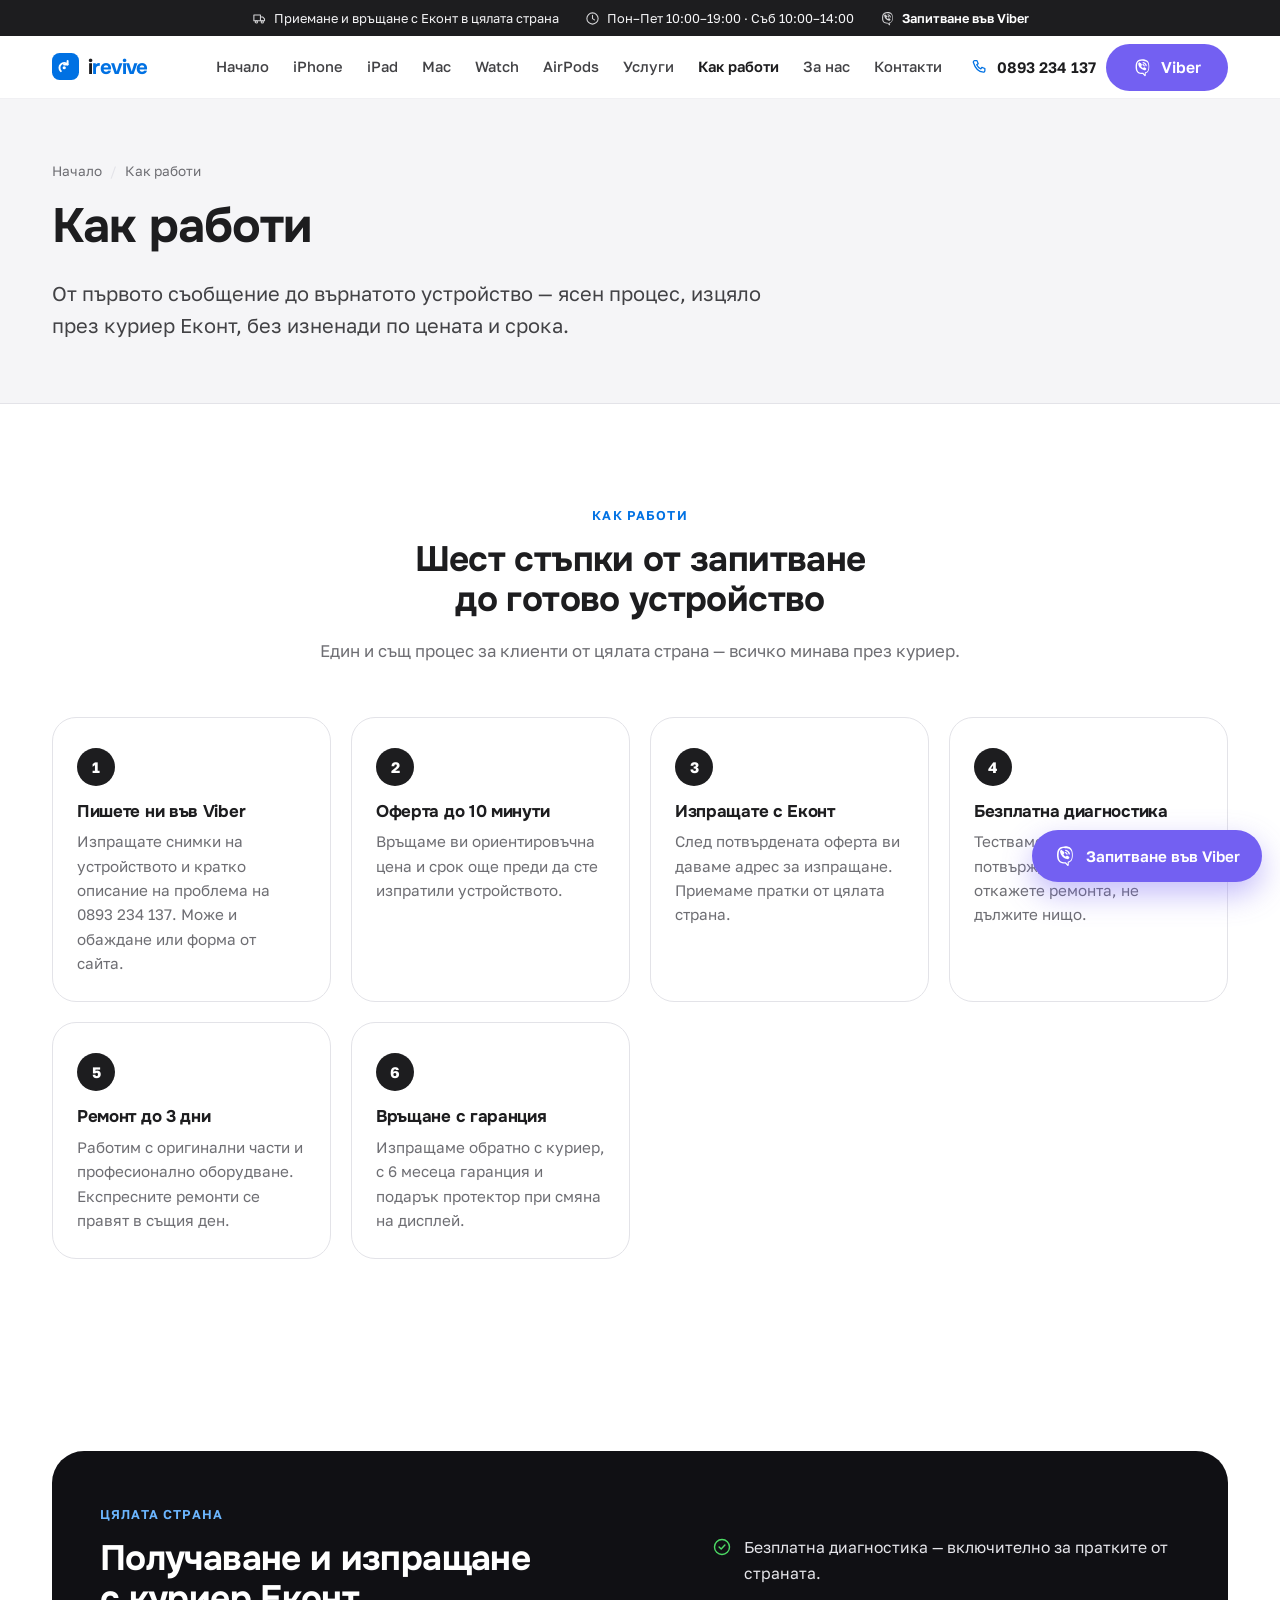
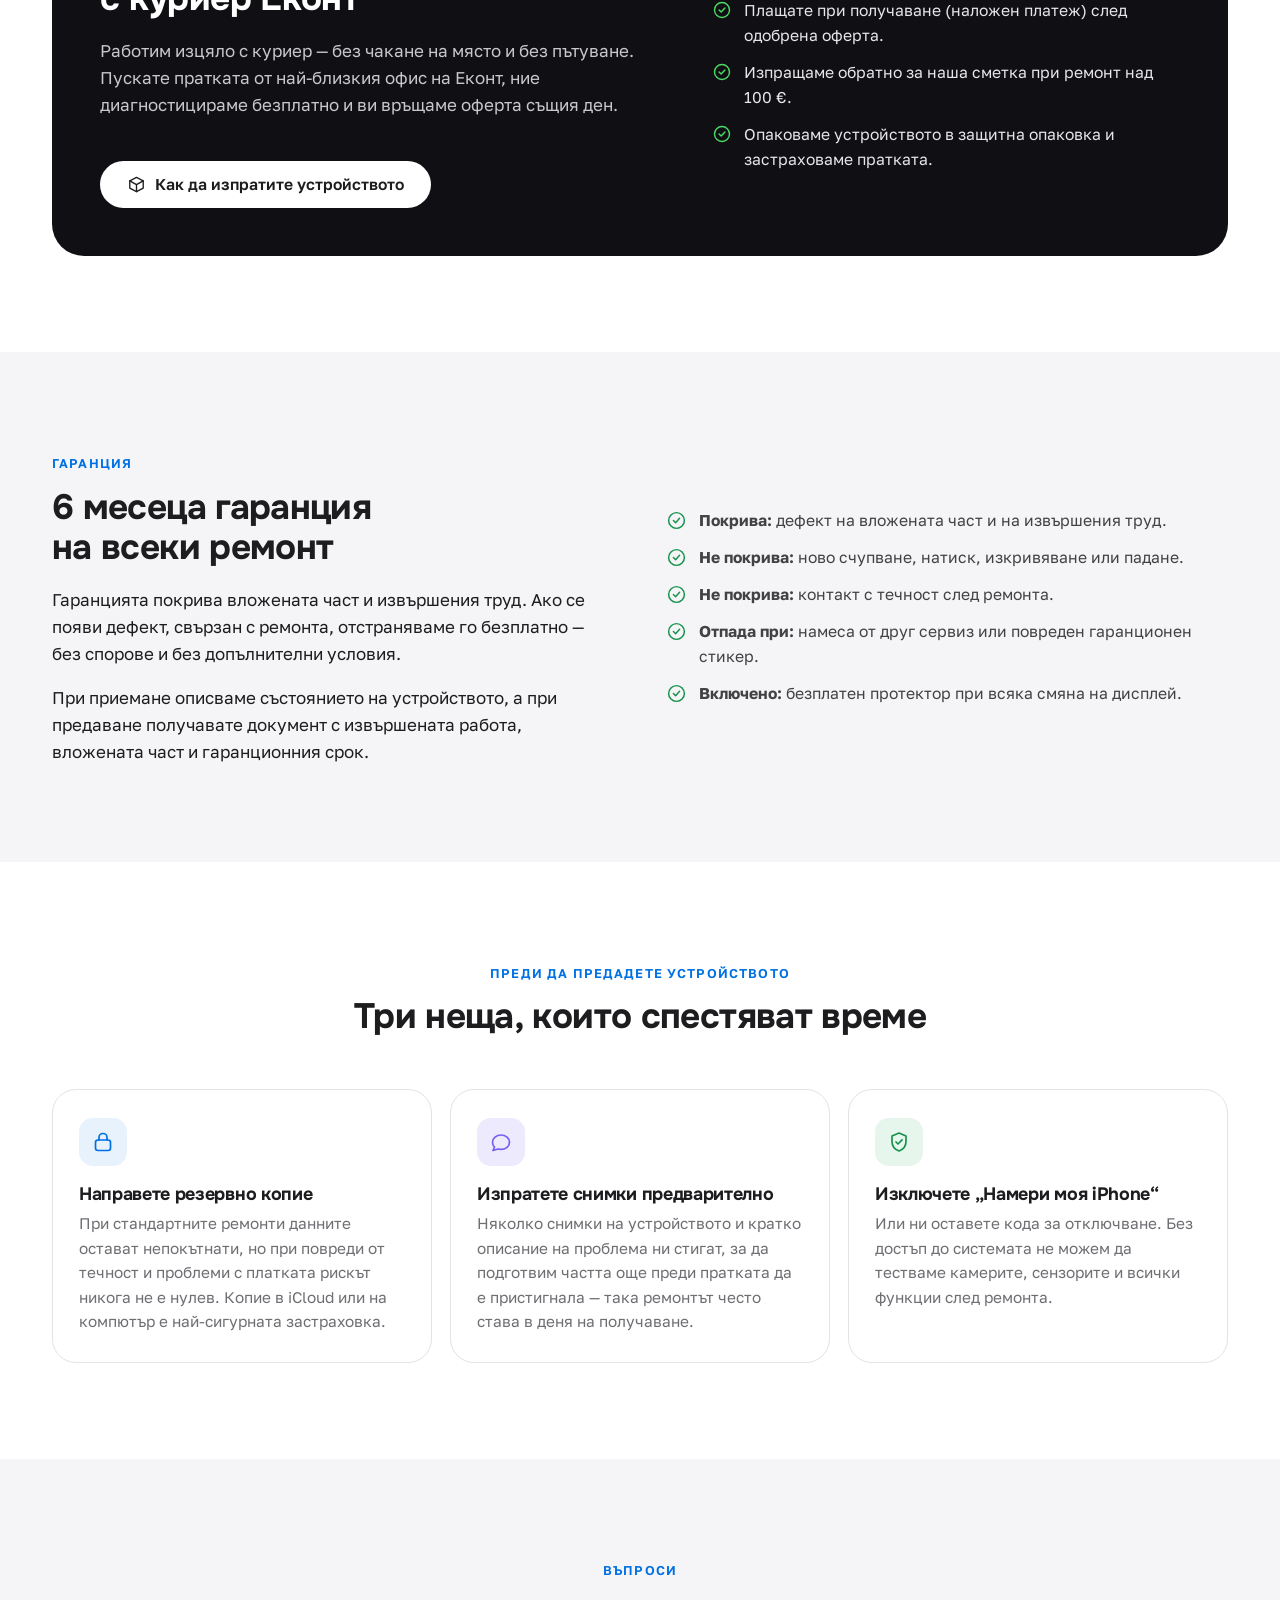
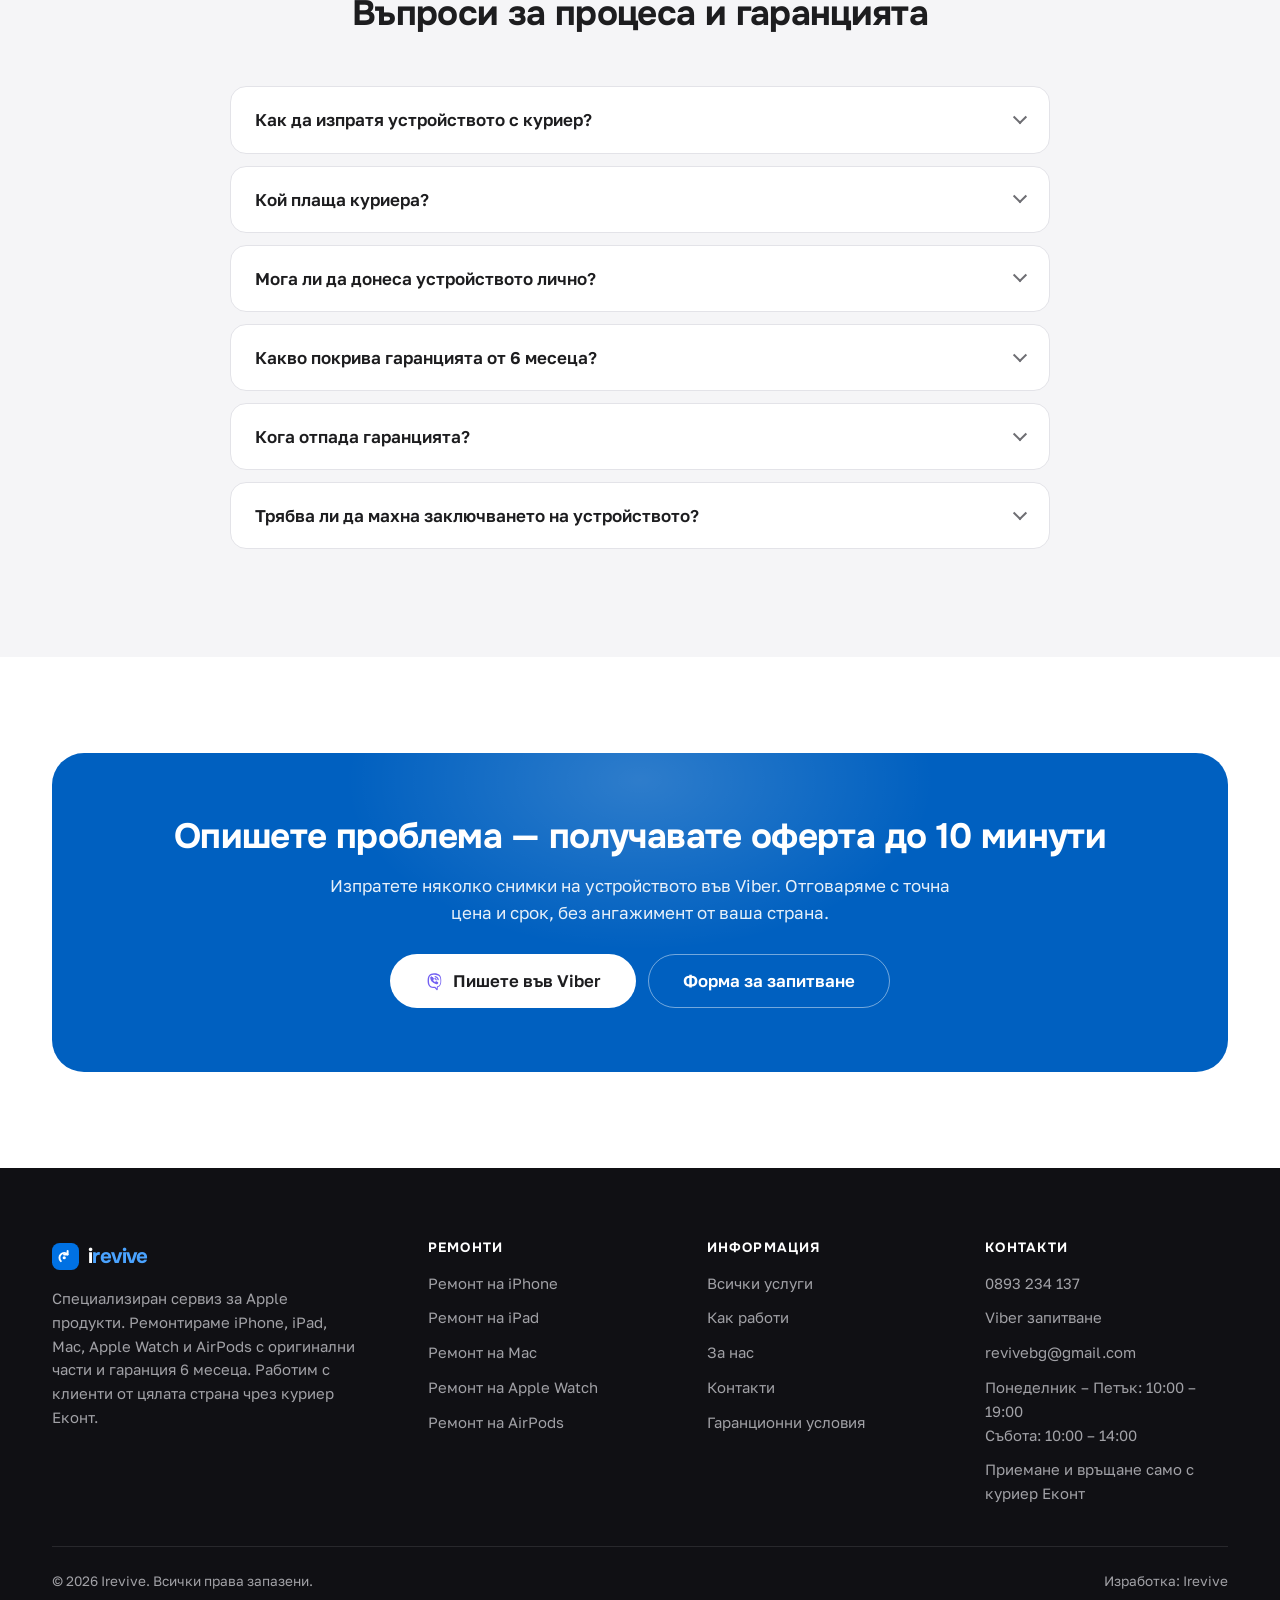
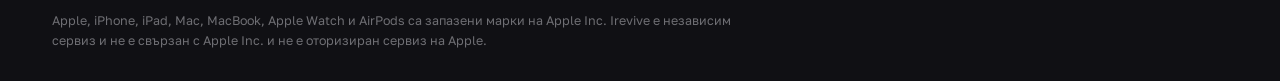
<file: kak-raboti.html>
<!DOCTYPE html>
<html lang="bg">
<head>
<meta charset="utf-8">
<meta name="viewport" content="width=device-width, initial-scale=1">
<title>Как работи ремонтът — приемане, срокове и гаранция | Irevive</title>
<meta name="description" content="Как протича ремонтът в Irevive: запитване във Viber, оферта до 10 минути, приемане с куриер Еконт, безплатна диагностика, ремонт до 3 дни и 6 месеца гаранция.">
<meta name="theme-color" content="#ffffff">
<link rel="canonical" href="https://irevive.bg/kak-raboti.html">
<meta property="og:type" content="website">
<meta property="og:site_name" content="Irevive">
<meta property="og:title" content="Как работи ремонтът — приемане, срокове и гаранция | Irevive">
<meta property="og:description" content="Как протича ремонтът в Irevive: запитване във Viber, оферта до 10 минути, приемане с куриер Еконт, безплатна диагностика, ремонт до 3 дни и 6 месеца гаранция.">
<meta property="og:url" content="https://irevive.bg/kak-raboti.html">
<meta property="og:locale" content="bg_BG">
<meta name="twitter:card" content="summary_large_image">
<link rel="preconnect" href="https://fonts.googleapis.com">
<link rel="preconnect" href="https://fonts.gstatic.com" crossorigin>
<link rel="stylesheet" href="https://fonts.googleapis.com/css2?family=Onest:wght@500;600;700;800&family=Golos+Text:wght@400;500;600;700&display=swap">
<link rel="icon" href="assets/favicon.svg?v=236bb618" type="image/svg+xml">
<link rel="apple-touch-icon" href="assets/favicon.svg?v=236bb618">
<link rel="stylesheet" href="css/styles.css?v=cdbb48c2">
<script type="application/ld+json">
{
  "@context": "https://schema.org",
  "@type": "Organization",
  "@id": "https://irevive.bg/#organization",
  "name": "Irevive",
  "description": "Специализиран сервиз за Apple продукти — iPhone, iPad, Mac, Apple Watch и AirPods. Безплатна диагностика, оригинални части, 6 месеца гаранция, приемане и връщане с куриер Еконт.",
  "url": "https://irevive.bg/",
  "email": "revivebg@gmail.com",
  "telephone": "+359893234137",
  "areaServed": { "@type": "Country", "name": "България" },
  "contactPoint": {
    "@type": "ContactPoint",
    "telephone": "+359893234137",
    "contactType": "customer service",
    "availableLanguage": ["bg"],
    "hoursAvailable": [
      { "@type": "OpeningHoursSpecification",
        "dayOfWeek": ["Monday","Tuesday","Wednesday","Thursday","Friday"],
        "opens": "10:00", "closes": "19:00" },
      { "@type": "OpeningHoursSpecification",
        "dayOfWeek": "Saturday", "opens": "10:00", "closes": "14:00" }
    ]
  }
}
</script>
<script type="application/ld+json">
{
  "@context": "https://schema.org",
  "@type": "FAQPage",
  "mainEntity": [
    {
      "@type": "Question",
      "name": "Как да изпратя устройството с куриер?",
      "acceptedAnswer": {
        "@type": "Answer",
        "text": "Пишете ни във Viber на 0893 234 137, за да потвърдим ориентировъчната цена. Изпращаме ви адреса за пратката, вие опаковате устройството в кутия с пълнеж, прилагате бележка с име, телефон и описание на проблема и го пускате с Еконт от най-близкия офис."
      }
    },
    {
      "@type": "Question",
      "name": "Кой плаща куриера?",
      "acceptedAnswer": {
        "@type": "Answer",
        "text": "Изпращането до нас е за сметка на клиента. Връщането е за наша сметка при ремонт над 100 €. Плащането на ремонта е с наложен платеж при получаване."
      }
    },
    {
      "@type": "Question",
      "name": "Мога ли да донеса устройството лично?",
      "acceptedAnswer": {
        "@type": "Answer",
        "text": "Не. Работим само с куриер Еконт — без приемане на място. Така обслужваме еднакво бързо клиенти от цялата страна и нямате чакане на гише."
      }
    },
    {
      "@type": "Question",
      "name": "Какво покрива гаранцията от 6 месеца?",
      "acceptedAnswer": {
        "@type": "Answer",
        "text": "Вложената част и извършения труд. Ако в рамките на 6 месеца се появи дефект, свързан с ремонта, отстраняваме го безплатно."
      }
    },
    {
      "@type": "Question",
      "name": "Кога отпада гаранцията?",
      "acceptedAnswer": {
        "@type": "Answer",
        "text": "При ново механично увреждане (падане, натиск), при контакт с течност след ремонта, при следи от намеса в друг сервиз и при повредени гаранционни стикери."
      }
    },
    {
      "@type": "Question",
      "name": "Трябва ли да махна заключването на устройството?",
      "acceptedAnswer": {
        "@type": "Answer",
        "text": "Изключете „Намери моя iPhone“ или ни оставете кода за отключване — без достъп до системата не можем да тестваме всички функции след ремонта."
      }
    }
  ]
}
</script>
</head>
<body>
<a class="skip-link" href="#main">Към съдържанието</a>

<div class="topbar">
  <div class="container topbar__inner">
    <span><svg width="24" height="24" viewBox="0 0 24 24" fill="none" stroke="currentColor" stroke-width="1.7" stroke-linecap="round" stroke-linejoin="round" aria-hidden="true"><path d="M3 6.5h10.5v9H3zM13.5 9.5H17l3 3v3h-6.5z"/><circle cx="7" cy="17.5" r="1.8"/><circle cx="16.5" cy="17.5" r="1.8"/></svg> Приемане и връщане с Еконт в цялата страна</span>
    <span><svg width="24" height="24" viewBox="0 0 24 24" fill="none" stroke="currentColor" stroke-width="1.7" stroke-linecap="round" stroke-linejoin="round" aria-hidden="true"><circle cx="12" cy="12" r="9"/><path d="M12 7v5.2l3.2 2"/></svg> Пон–Пет 10:00–19:00 · Съб 10:00–14:00</span>
    <span><svg width="24" height="24" viewBox="0 0 24 24" fill="currentColor" aria-hidden="true"><path d="M11.4 1.5c2.6-.1 5.4.3 7.2 2.3 1.4 1.7 1.8 4 1.9 6.1.1 2.2 0 4.5-1 6.5-.7 1.4-2 2.3-3.4 2.8v2.9c0 .8-1 1.2-1.5.6l-2.4-2.6c-2.2.05-4.5-.2-6.3-1.6-1.6-1.3-2.3-3.3-2.5-5.3-.2-2.3-.2-4.7.5-6.9C4.6 4.3 6 2.9 7.8 2.2c1.1-.45 2.4-.6 3.6-.7Zm.2 1.9c-1.7.1-3.5.3-4.8 1.4-1 .9-1.4 2.3-1.6 3.6-.25 1.9-.25 3.9.1 5.8.25 1.3.8 2.6 1.9 3.4 1.5 1.1 3.5 1.2 5.3 1.15.3 0 .5.1.7.3l1.7 1.85v-2c0-.4.3-.75.7-.85 1.3-.3 2.5-1 3.1-2.2.7-1.4.85-3.1.85-4.7 0-1.8-.15-3.7-1.1-5.2-1-1.5-2.9-2.1-4.6-2.3-.75-.1-1.5-.15-2.25-.15ZM9.15 6.2c.35-.1.7.05.9.35l1.15 1.7c.25.4.15.9-.2 1.2l-.5.4c-.2.2-.25.4-.15.6.45.95 1.2 1.7 2.15 2.15.2.1.45.05.6-.15l.4-.5c.3-.35.8-.45 1.2-.2l1.7 1.15c.3.2.45.55.35.9-.3 1.05-1.35 1.8-2.45 1.6-2-.35-3.7-1.35-5-2.65-1.3-1.3-2.3-3-2.65-5-.2-1.1.55-2.15 1.6-2.45Zm2.9-.5a.75.75 0 0 1 .85-.6c2.35.35 4.15 2.15 4.5 4.5a.75.75 0 0 1-1.5.25 3.85 3.85 0 0 0-3.25-3.25.75.75 0 0 1-.6-.9Zm-.25 2.5a.75.75 0 0 1 .9-.55 3 3 0 0 1 2.2 2.2.75.75 0 0 1-1.45.35 1.5 1.5 0 0 0-1.1-1.1.75.75 0 0 1-.55-.9Z"/></svg> <a href="viber://chat?number=%2B359893234137">Запитване във Viber</a></span>
  </div>
</div>

<header class="header">
  <div class="container header__inner">
    <a class="logo" href="index.html">
      <svg width="32" height="32" viewBox="0 0 32 32" aria-hidden="true"><rect width="32" height="32" rx="9" fill="#0071e3"/><path d="M10.5 21.5c-2.2-2.2-2.2-5.8 0-8s5.8-2.2 8 0" fill="none" stroke="#fff" stroke-width="2.3" stroke-linecap="round"/><path d="M18.5 9.5v4.2h-4.2" fill="none" stroke="#fff" stroke-width="2.3" stroke-linecap="round" stroke-linejoin="round"/><circle cx="14.5" cy="17.5" r="1.9" fill="#fff"/></svg>
      <span>i<em>revive</em></span>
    </a>

    <nav class="nav" id="main-nav" aria-label="Основна навигация">
        <a href="index.html">Начало</a>
        <a href="iphone.html">iPhone</a>
        <a href="ipad.html">iPad</a>
        <a href="mac.html">Mac</a>
        <a href="apple-watch.html">Watch</a>
        <a href="airpods.html">AirPods</a>
        <a href="uslugi.html">Услуги</a>
        <a href="kak-raboti.html" aria-current="page">Как работи</a>
        <a href="za-nas.html">За нас</a>
        <a href="kontakti.html">Контакти</a>
      <a class="btn btn--viber" href="viber://chat?number=%2B359893234137"><svg width="24" height="24" viewBox="0 0 24 24" fill="currentColor" aria-hidden="true"><path d="M11.4 1.5c2.6-.1 5.4.3 7.2 2.3 1.4 1.7 1.8 4 1.9 6.1.1 2.2 0 4.5-1 6.5-.7 1.4-2 2.3-3.4 2.8v2.9c0 .8-1 1.2-1.5.6l-2.4-2.6c-2.2.05-4.5-.2-6.3-1.6-1.6-1.3-2.3-3.3-2.5-5.3-.2-2.3-.2-4.7.5-6.9C4.6 4.3 6 2.9 7.8 2.2c1.1-.45 2.4-.6 3.6-.7Zm.2 1.9c-1.7.1-3.5.3-4.8 1.4-1 .9-1.4 2.3-1.6 3.6-.25 1.9-.25 3.9.1 5.8.25 1.3.8 2.6 1.9 3.4 1.5 1.1 3.5 1.2 5.3 1.15.3 0 .5.1.7.3l1.7 1.85v-2c0-.4.3-.75.7-.85 1.3-.3 2.5-1 3.1-2.2.7-1.4.85-3.1.85-4.7 0-1.8-.15-3.7-1.1-5.2-1-1.5-2.9-2.1-4.6-2.3-.75-.1-1.5-.15-2.25-.15ZM9.15 6.2c.35-.1.7.05.9.35l1.15 1.7c.25.4.15.9-.2 1.2l-.5.4c-.2.2-.25.4-.15.6.45.95 1.2 1.7 2.15 2.15.2.1.45.05.6-.15l.4-.5c.3-.35.8-.45 1.2-.2l1.7 1.15c.3.2.45.55.35.9-.3 1.05-1.35 1.8-2.45 1.6-2-.35-3.7-1.35-5-2.65-1.3-1.3-2.3-3-2.65-5-.2-1.1.55-2.15 1.6-2.45Zm2.9-.5a.75.75 0 0 1 .85-.6c2.35.35 4.15 2.15 4.5 4.5a.75.75 0 0 1-1.5.25 3.85 3.85 0 0 0-3.25-3.25.75.75 0 0 1-.6-.9Zm-.25 2.5a.75.75 0 0 1 .9-.55 3 3 0 0 1 2.2 2.2.75.75 0 0 1-1.45.35 1.5 1.5 0 0 0-1.1-1.1.75.75 0 0 1-.55-.9Z"/></svg> Запитване във Viber</a>
    </nav>

    <div class="header__actions">
      <a class="header__phone" href="tel:+359893234137"><svg width="24" height="24" viewBox="0 0 24 24" fill="none" stroke="currentColor" stroke-width="1.7" stroke-linecap="round" stroke-linejoin="round" aria-hidden="true"><path d="M5 3.5h3l1.6 4-2 1.4a11.5 11.5 0 0 0 5.5 5.5l1.4-2 4 1.6v3a1.9 1.9 0 0 1-2.1 1.9C9.9 18.3 5.7 14.1 3.1 5.6A1.9 1.9 0 0 1 5 3.5Z"/></svg> 0893 234 137</a>
      <a class="btn btn--viber" href="viber://chat?number=%2B359893234137"><svg width="24" height="24" viewBox="0 0 24 24" fill="currentColor" aria-hidden="true"><path d="M11.4 1.5c2.6-.1 5.4.3 7.2 2.3 1.4 1.7 1.8 4 1.9 6.1.1 2.2 0 4.5-1 6.5-.7 1.4-2 2.3-3.4 2.8v2.9c0 .8-1 1.2-1.5.6l-2.4-2.6c-2.2.05-4.5-.2-6.3-1.6-1.6-1.3-2.3-3.3-2.5-5.3-.2-2.3-.2-4.7.5-6.9C4.6 4.3 6 2.9 7.8 2.2c1.1-.45 2.4-.6 3.6-.7Zm.2 1.9c-1.7.1-3.5.3-4.8 1.4-1 .9-1.4 2.3-1.6 3.6-.25 1.9-.25 3.9.1 5.8.25 1.3.8 2.6 1.9 3.4 1.5 1.1 3.5 1.2 5.3 1.15.3 0 .5.1.7.3l1.7 1.85v-2c0-.4.3-.75.7-.85 1.3-.3 2.5-1 3.1-2.2.7-1.4.85-3.1.85-4.7 0-1.8-.15-3.7-1.1-5.2-1-1.5-2.9-2.1-4.6-2.3-.75-.1-1.5-.15-2.25-.15ZM9.15 6.2c.35-.1.7.05.9.35l1.15 1.7c.25.4.15.9-.2 1.2l-.5.4c-.2.2-.25.4-.15.6.45.95 1.2 1.7 2.15 2.15.2.1.45.05.6-.15l.4-.5c.3-.35.8-.45 1.2-.2l1.7 1.15c.3.2.45.55.35.9-.3 1.05-1.35 1.8-2.45 1.6-2-.35-3.7-1.35-5-2.65-1.3-1.3-2.3-3-2.65-5-.2-1.1.55-2.15 1.6-2.45Zm2.9-.5a.75.75 0 0 1 .85-.6c2.35.35 4.15 2.15 4.5 4.5a.75.75 0 0 1-1.5.25 3.85 3.85 0 0 0-3.25-3.25.75.75 0 0 1-.6-.9Zm-.25 2.5a.75.75 0 0 1 .9-.55 3 3 0 0 1 2.2 2.2.75.75 0 0 1-1.45.35 1.5 1.5 0 0 0-1.1-1.1.75.75 0 0 1-.55-.9Z"/></svg> Viber</a>
      <button class="burger" type="button" aria-label="Меню" aria-expanded="false"
              aria-controls="main-nav"><span></span></button>
    </div>
  </div>
</header>

<main id="main">

<section class="page-hero">
  <div class="container">
    <ul class="breadcrumbs">
      <li><a href="index.html">Начало</a></li>
      <li>Как работи</li>
    </ul>
    <div style="max-width:760px">
      <h1>Как работи</h1>
      <p class="lead">От първото съобщение до върнатото устройство — ясен процес,
        изцяло през куриер Еконт, без изненади по цената и срока.</p>
    </div>
  </div>
</section>

<section class="section" id="kak-raboti">
  <div class="container">
    <div class="section-head">
      <span class="eyebrow">Как работи</span>
      <h2>Шест стъпки от запитване до готово устройство</h2>
      <p>Един и същ процес за клиенти от цялата страна — всичко минава през куриер.</p>
    </div>
    <div class="steps">
      <div class="step"><h3>Пишете ни във Viber</h3><p>Изпращате снимки на устройството и кратко описание на проблема на 0893 234 137. Може и обаждане или форма от сайта.</p></div>
      <div class="step"><h3>Оферта до 10 минути</h3><p>Връщаме ви ориентировъчна цена и срок още преди да сте изпратили устройството.</p></div>
      <div class="step"><h3>Изпращате с Еконт</h3><p>След потвърдената оферта ви даваме адрес за изпращане. Приемаме пратки от цялата страна.</p></div>
      <div class="step"><h3>Безплатна диагностика</h3><p>Тестваме устройството и потвърждаваме цената. Ако откажете ремонта, не дължите нищо.</p></div>
      <div class="step"><h3>Ремонт до 3 дни</h3><p>Работим с оригинални части и професионално оборудване. Експресните ремонти се правят в същия ден.</p></div>
      <div class="step"><h3>Връщане с гаранция</h3><p>Изпращаме обратно с куриер, с 6 месеца гаранция и подарък протектор при смяна на дисплей.</p></div>
    </div>
  </div>
</section>

<section class="section">
  <div class="container">
    <div class="courier">
      <div>
        <span class="eyebrow" style="color:#6cb6ff">Цялата страна</span>
        <h2>Получаване и изпращане с куриер Еконт</h2>
        <p>Работим изцяло с куриер — без чакане на място и без пътуване. Пускате
          пратката от най-близкия офис на Еконт, ние диагностицираме безплатно и
          ви връщаме оферта същия ден.</p>
        <a class="btn btn--light" href="kak-raboti.html"><svg width="24" height="24" viewBox="0 0 24 24" fill="none" stroke="currentColor" stroke-width="1.7" stroke-linecap="round" stroke-linejoin="round" aria-hidden="true"><path d="M3.5 7.5 12 3l8.5 4.5v9L12 21l-8.5-4.5z"/><path d="m3.5 7.5 8.5 4.6 8.5-4.6M12 12.1V21"/></svg> Как да изпратите устройството</a>
      </div>
      <ul class="courier__list">
        <li><svg width="24" height="24" viewBox="0 0 24 24" fill="none" stroke="currentColor" stroke-width="1.7" stroke-linecap="round" stroke-linejoin="round" aria-hidden="true"><circle cx="12" cy="12" r="9"/><path d="m8.5 12 2.5 2.5 4.5-5"/></svg><span>Безплатна диагностика — включително за пратките от страната.</span></li>
        <li><svg width="24" height="24" viewBox="0 0 24 24" fill="none" stroke="currentColor" stroke-width="1.7" stroke-linecap="round" stroke-linejoin="round" aria-hidden="true"><circle cx="12" cy="12" r="9"/><path d="m8.5 12 2.5 2.5 4.5-5"/></svg><span>Плащате при получаване (наложен платеж) след одобрена оферта.</span></li>
        <li><svg width="24" height="24" viewBox="0 0 24 24" fill="none" stroke="currentColor" stroke-width="1.7" stroke-linecap="round" stroke-linejoin="round" aria-hidden="true"><circle cx="12" cy="12" r="9"/><path d="m8.5 12 2.5 2.5 4.5-5"/></svg><span>Изпращаме обратно за наша сметка при ремонт над 100 €.</span></li>
        <li><svg width="24" height="24" viewBox="0 0 24 24" fill="none" stroke="currentColor" stroke-width="1.7" stroke-linecap="round" stroke-linejoin="round" aria-hidden="true"><circle cx="12" cy="12" r="9"/><path d="m8.5 12 2.5 2.5 4.5-5"/></svg><span>Опаковаме устройството в защитна опаковка и застраховаме пратката.</span></li>
      </ul>
    </div>
  </div>
</section>

<section class="section section--alt" id="garanciya">
  <div class="container">
    <div class="split">
      <div>
        <span class="eyebrow">Гаранция</span>
        <h2>6 месеца гаранция на всеки ремонт</h2>
        <p>Гаранцията покрива вложената част и извършения труд. Ако се появи дефект,
          свързан с ремонта, отстраняваме го безплатно — без спорове и без
          допълнителни условия.</p>
        <p>При приемане описваме състоянието на устройството, а при предаване
          получавате документ с извършената работа, вложената част и гаранционния срок.</p>
      </div>
      <ul class="checklist">
        <li><svg width="24" height="24" viewBox="0 0 24 24" fill="none" stroke="currentColor" stroke-width="1.7" stroke-linecap="round" stroke-linejoin="round" aria-hidden="true"><circle cx="12" cy="12" r="9"/><path d="m8.5 12 2.5 2.5 4.5-5"/></svg><span><b>Покрива:</b> дефект на вложената част и на извършения труд.</span></li>
        <li><svg width="24" height="24" viewBox="0 0 24 24" fill="none" stroke="currentColor" stroke-width="1.7" stroke-linecap="round" stroke-linejoin="round" aria-hidden="true"><circle cx="12" cy="12" r="9"/><path d="m8.5 12 2.5 2.5 4.5-5"/></svg><span><b>Не покрива:</b> ново счупване, натиск, изкривяване или падане.</span></li>
        <li><svg width="24" height="24" viewBox="0 0 24 24" fill="none" stroke="currentColor" stroke-width="1.7" stroke-linecap="round" stroke-linejoin="round" aria-hidden="true"><circle cx="12" cy="12" r="9"/><path d="m8.5 12 2.5 2.5 4.5-5"/></svg><span><b>Не покрива:</b> контакт с течност след ремонта.</span></li>
        <li><svg width="24" height="24" viewBox="0 0 24 24" fill="none" stroke="currentColor" stroke-width="1.7" stroke-linecap="round" stroke-linejoin="round" aria-hidden="true"><circle cx="12" cy="12" r="9"/><path d="m8.5 12 2.5 2.5 4.5-5"/></svg><span><b>Отпада при:</b> намеса от друг сервиз или повреден гаранционен стикер.</span></li>
        <li><svg width="24" height="24" viewBox="0 0 24 24" fill="none" stroke="currentColor" stroke-width="1.7" stroke-linecap="round" stroke-linejoin="round" aria-hidden="true"><circle cx="12" cy="12" r="9"/><path d="m8.5 12 2.5 2.5 4.5-5"/></svg><span><b>Включено:</b> безплатен протектор при всяка смяна на дисплей.</span></li>
      </ul>
    </div>
  </div>
</section>

<section class="section">
  <div class="container">
    <div class="section-head">
      <span class="eyebrow">Преди да предадете устройството</span>
      <h2>Три неща, които спестяват време</h2>
    </div>
    <div class="cards">
      <article class="card">
        <div class="card__icon"><svg width="24" height="24" viewBox="0 0 24 24" fill="none" stroke="currentColor" stroke-width="1.7" stroke-linecap="round" stroke-linejoin="round" aria-hidden="true"><rect x="4.5" y="10" width="15" height="10.5" rx="2.4"/><path d="M8 10V7.5a4 4 0 0 1 8 0V10"/></svg></div>
        <h3>Направете резервно копие</h3>
        <p>При стандартните ремонти данните остават непокътнати, но при повреди от
          течност и проблеми с платката рискът никога не е нулев. Копие в iCloud или
          на компютър е най-сигурната застраховка.</p>
      </article>
      <article class="card">
        <div class="card__icon card__icon--violet"><svg width="24" height="24" viewBox="0 0 24 24" fill="none" stroke="currentColor" stroke-width="1.7" stroke-linecap="round" stroke-linejoin="round" aria-hidden="true"><path d="M20.5 12.2c0 4-3.8 7.2-8.5 7.2-1 0-2-.15-2.9-.42L4 20.5l1.5-3.4a6.9 6.9 0 0 1-2-4.9C3.5 8.2 7.3 5 12 5s8.5 3.2 8.5 7.2Z"/></svg></div>
        <h3>Изпратете снимки предварително</h3>
        <p>Няколко снимки на устройството и кратко описание на проблема ни стигат,
          за да подготвим частта още преди пратката да е пристигнала — така
          ремонтът често става в деня на получаване.</p>
      </article>
      <article class="card">
        <div class="card__icon card__icon--green"><svg width="24" height="24" viewBox="0 0 24 24" fill="none" stroke="currentColor" stroke-width="1.7" stroke-linecap="round" stroke-linejoin="round" aria-hidden="true"><path d="M12 3 5 6v5.5c0 4.2 2.9 8 7 9.5 4.1-1.5 7-5.3 7-9.5V6l-7-3Z"/><path d="m9 12 2 2 4-4.2"/></svg></div>
        <h3>Изключете „Намери моя iPhone“</h3>
        <p>Или ни оставете кода за отключване. Без достъп до системата не можем да
          тестваме камерите, сензорите и всички функции след ремонта.</p>
      </article>
    </div>
  </div>
</section>

<section class="section section--alt" id="faq">
  <div class="container">
    <div class="section-head">
      <span class="eyebrow">Въпроси</span>
      <h2>Въпроси за процеса и гаранцията</h2>
    </div>
    <div class="faq">
      <details>
        <summary>Как да изпратя устройството с куриер?</summary>
        <div class="faq__body">Пишете ни във Viber на 0893 234 137, за да потвърдим ориентировъчната цена. Изпращаме ви адреса за пратката, вие опаковате устройството в кутия с пълнеж, прилагате бележка с име, телефон и описание на проблема и го пускате с Еконт от най-близкия офис.</div>
      </details>
      <details>
        <summary>Кой плаща куриера?</summary>
        <div class="faq__body">Изпращането до нас е за сметка на клиента. Връщането е за наша сметка при ремонт над 100 €. Плащането на ремонта е с наложен платеж при получаване.</div>
      </details>
      <details>
        <summary>Мога ли да донеса устройството лично?</summary>
        <div class="faq__body">Не. Работим само с куриер Еконт — без приемане на място. Така обслужваме еднакво бързо клиенти от цялата страна и нямате чакане на гише.</div>
      </details>
      <details>
        <summary>Какво покрива гаранцията от 6 месеца?</summary>
        <div class="faq__body">Вложената част и извършения труд. Ако в рамките на 6 месеца се появи дефект, свързан с ремонта, отстраняваме го безплатно.</div>
      </details>
      <details>
        <summary>Кога отпада гаранцията?</summary>
        <div class="faq__body">При ново механично увреждане (падане, натиск), при контакт с течност след ремонта, при следи от намеса в друг сервиз и при повредени гаранционни стикери.</div>
      </details>
      <details>
        <summary>Трябва ли да махна заключването на устройството?</summary>
        <div class="faq__body">Изключете „Намери моя iPhone“ или ни оставете кода за отключване — без достъп до системата не можем да тестваме всички функции след ремонта.</div>
      </details>
    </div>
  </div>
</section>

<section class="section">
  <div class="container">
    <div class="cta">
      <h2>Опишете проблема — получавате оферта до 10 минути</h2>
      <p>Изпратете няколко снимки на устройството във Viber. Отговаряме с точна цена и срок, без ангажимент от ваша страна.</p>
      <div class="btn-row btn-row--center">
        <a class="btn btn--lg btn--light btn--viber-icon" href="viber://chat?number=%2B359893234137"><svg width="24" height="24" viewBox="0 0 24 24" fill="currentColor" aria-hidden="true"><path d="M11.4 1.5c2.6-.1 5.4.3 7.2 2.3 1.4 1.7 1.8 4 1.9 6.1.1 2.2 0 4.5-1 6.5-.7 1.4-2 2.3-3.4 2.8v2.9c0 .8-1 1.2-1.5.6l-2.4-2.6c-2.2.05-4.5-.2-6.3-1.6-1.6-1.3-2.3-3.3-2.5-5.3-.2-2.3-.2-4.7.5-6.9C4.6 4.3 6 2.9 7.8 2.2c1.1-.45 2.4-.6 3.6-.7Zm.2 1.9c-1.7.1-3.5.3-4.8 1.4-1 .9-1.4 2.3-1.6 3.6-.25 1.9-.25 3.9.1 5.8.25 1.3.8 2.6 1.9 3.4 1.5 1.1 3.5 1.2 5.3 1.15.3 0 .5.1.7.3l1.7 1.85v-2c0-.4.3-.75.7-.85 1.3-.3 2.5-1 3.1-2.2.7-1.4.85-3.1.85-4.7 0-1.8-.15-3.7-1.1-5.2-1-1.5-2.9-2.1-4.6-2.3-.75-.1-1.5-.15-2.25-.15ZM9.15 6.2c.35-.1.7.05.9.35l1.15 1.7c.25.4.15.9-.2 1.2l-.5.4c-.2.2-.25.4-.15.6.45.95 1.2 1.7 2.15 2.15.2.1.45.05.6-.15l.4-.5c.3-.35.8-.45 1.2-.2l1.7 1.15c.3.2.45.55.35.9-.3 1.05-1.35 1.8-2.45 1.6-2-.35-3.7-1.35-5-2.65-1.3-1.3-2.3-3-2.65-5-.2-1.1.55-2.15 1.6-2.45Zm2.9-.5a.75.75 0 0 1 .85-.6c2.35.35 4.15 2.15 4.5 4.5a.75.75 0 0 1-1.5.25 3.85 3.85 0 0 0-3.25-3.25.75.75 0 0 1-.6-.9Zm-.25 2.5a.75.75 0 0 1 .9-.55 3 3 0 0 1 2.2 2.2.75.75 0 0 1-1.45.35 1.5 1.5 0 0 0-1.1-1.1.75.75 0 0 1-.55-.9Z"/></svg> Пишете във Viber</a>
        <a class="btn btn--lg btn--outline-light" href="kontakti.html#zapitvane">Форма за запитване</a>
      </div>
    </div>
  </div>
</section>
</main>

<footer class="footer">
  <div class="container">
    <div class="footer__grid">
      <div>
        <a class="logo" href="index.html"><svg width="32" height="32" viewBox="0 0 32 32" aria-hidden="true"><rect width="32" height="32" rx="9" fill="#0071e3"/><path d="M10.5 21.5c-2.2-2.2-2.2-5.8 0-8s5.8-2.2 8 0" fill="none" stroke="#fff" stroke-width="2.3" stroke-linecap="round"/><path d="M18.5 9.5v4.2h-4.2" fill="none" stroke="#fff" stroke-width="2.3" stroke-linecap="round" stroke-linejoin="round"/><circle cx="14.5" cy="17.5" r="1.9" fill="#fff"/></svg> <span>i<em>revive</em></span></a>
        <p class="footer__about">Специализиран сервиз за Apple продукти. Ремонтираме
          iPhone, iPad, Mac, Apple Watch и AirPods с оригинални части и гаранция
          6 месеца. Работим с клиенти от цялата страна чрез куриер Еконт.</p>
      </div>
      <div>
        <h4>Ремонти</h4>
        <ul>
          <li><a href="iphone.html">Ремонт на iPhone</a></li>
          <li><a href="ipad.html">Ремонт на iPad</a></li>
          <li><a href="mac.html">Ремонт на Mac</a></li>
          <li><a href="apple-watch.html">Ремонт на Apple Watch</a></li>
          <li><a href="airpods.html">Ремонт на AirPods</a></li>
        </ul>
      </div>
      <div>
        <h4>Информация</h4>
        <ul>
          <li><a href="uslugi.html">Всички услуги</a></li>
          <li><a href="kak-raboti.html">Как работи</a></li>
          <li><a href="za-nas.html">За нас</a></li>
          <li><a href="kontakti.html">Контакти</a></li>
          <li><a href="kak-raboti.html#garanciya">Гаранционни условия</a></li>
        </ul>
      </div>
      <div>
        <h4>Контакти</h4>
        <ul>
          <li><a href="tel:+359893234137">0893 234 137</a></li>
          <li><a href="viber://chat?number=%2B359893234137">Viber запитване</a></li>
          <li><a href="mailto:revivebg@gmail.com">revivebg@gmail.com</a></li>
          <li>Понеделник – Петък: 10:00 – 19:00<br>Събота: 10:00 – 14:00</li>
          <li>Приемане и връщане само с куриер Еконт</li>
        </ul>
      </div>
    </div>
    <div class="footer__bottom">
      <span>&copy; <span id="year">2026</span> Irevive. Всички права запазени.</span>
      <span>Изработка: Irevive</span>
    </div>
    <p class="footer__disclaimer">Apple, iPhone, iPad, Mac, MacBook, Apple Watch и AirPods
      са запазени марки на Apple Inc. Irevive е независим сервиз и не е свързан
      с Apple Inc. и не е оторизиран сервиз на Apple.</p>
  </div>
</footer>

<a class="fab" href="viber://chat?number=%2B359893234137" aria-label="Изпратете запитване във Viber">
  <svg width="24" height="24" viewBox="0 0 24 24" fill="currentColor" aria-hidden="true"><path d="M11.4 1.5c2.6-.1 5.4.3 7.2 2.3 1.4 1.7 1.8 4 1.9 6.1.1 2.2 0 4.5-1 6.5-.7 1.4-2 2.3-3.4 2.8v2.9c0 .8-1 1.2-1.5.6l-2.4-2.6c-2.2.05-4.5-.2-6.3-1.6-1.6-1.3-2.3-3.3-2.5-5.3-.2-2.3-.2-4.7.5-6.9C4.6 4.3 6 2.9 7.8 2.2c1.1-.45 2.4-.6 3.6-.7Zm.2 1.9c-1.7.1-3.5.3-4.8 1.4-1 .9-1.4 2.3-1.6 3.6-.25 1.9-.25 3.9.1 5.8.25 1.3.8 2.6 1.9 3.4 1.5 1.1 3.5 1.2 5.3 1.15.3 0 .5.1.7.3l1.7 1.85v-2c0-.4.3-.75.7-.85 1.3-.3 2.5-1 3.1-2.2.7-1.4.85-3.1.85-4.7 0-1.8-.15-3.7-1.1-5.2-1-1.5-2.9-2.1-4.6-2.3-.75-.1-1.5-.15-2.25-.15ZM9.15 6.2c.35-.1.7.05.9.35l1.15 1.7c.25.4.15.9-.2 1.2l-.5.4c-.2.2-.25.4-.15.6.45.95 1.2 1.7 2.15 2.15.2.1.45.05.6-.15l.4-.5c.3-.35.8-.45 1.2-.2l1.7 1.15c.3.2.45.55.35.9-.3 1.05-1.35 1.8-2.45 1.6-2-.35-3.7-1.35-5-2.65-1.3-1.3-2.3-3-2.65-5-.2-1.1.55-2.15 1.6-2.45Zm2.9-.5a.75.75 0 0 1 .85-.6c2.35.35 4.15 2.15 4.5 4.5a.75.75 0 0 1-1.5.25 3.85 3.85 0 0 0-3.25-3.25.75.75 0 0 1-.6-.9Zm-.25 2.5a.75.75 0 0 1 .9-.55 3 3 0 0 1 2.2 2.2.75.75 0 0 1-1.45.35 1.5 1.5 0 0 0-1.1-1.1.75.75 0 0 1-.55-.9Z"/></svg><span>Запитване във Viber</span>
</a>

<script src="js/main.js?v=ade65fab" defer></script>
</body>
</html>
</file>
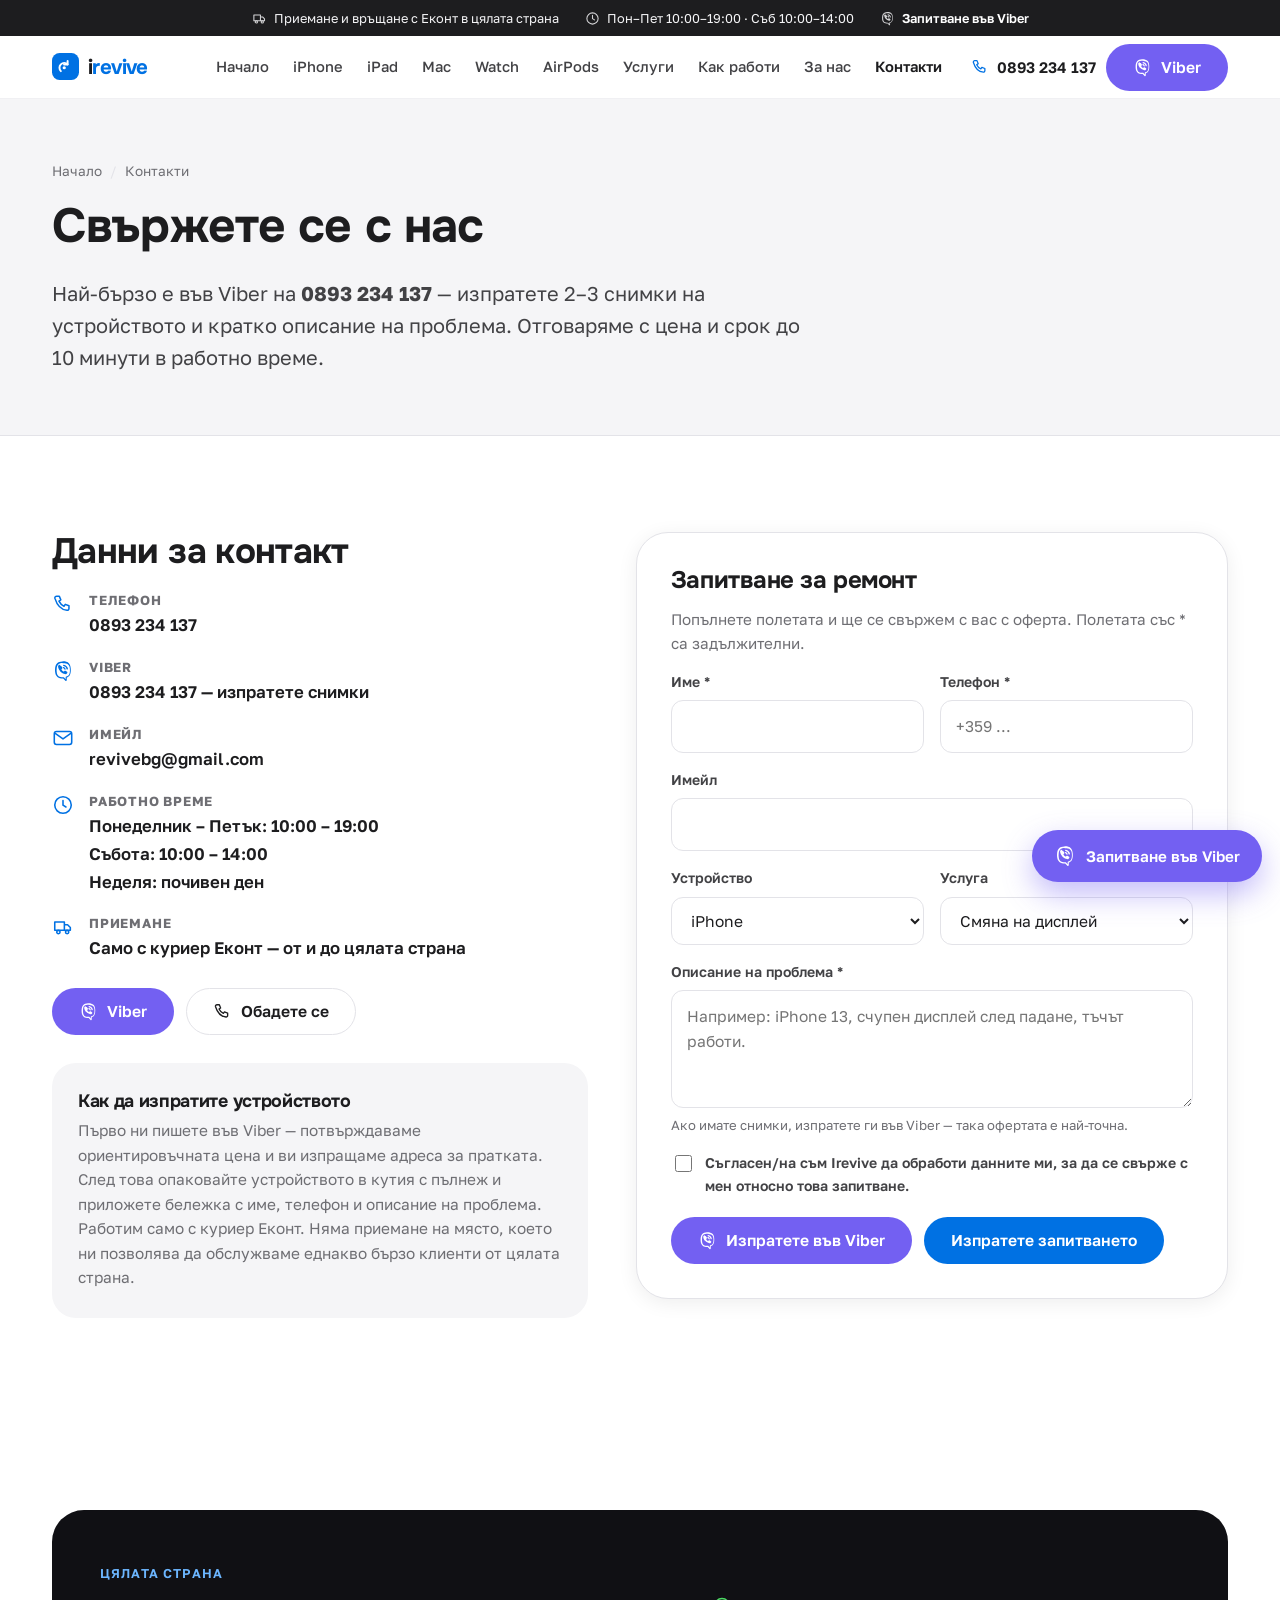
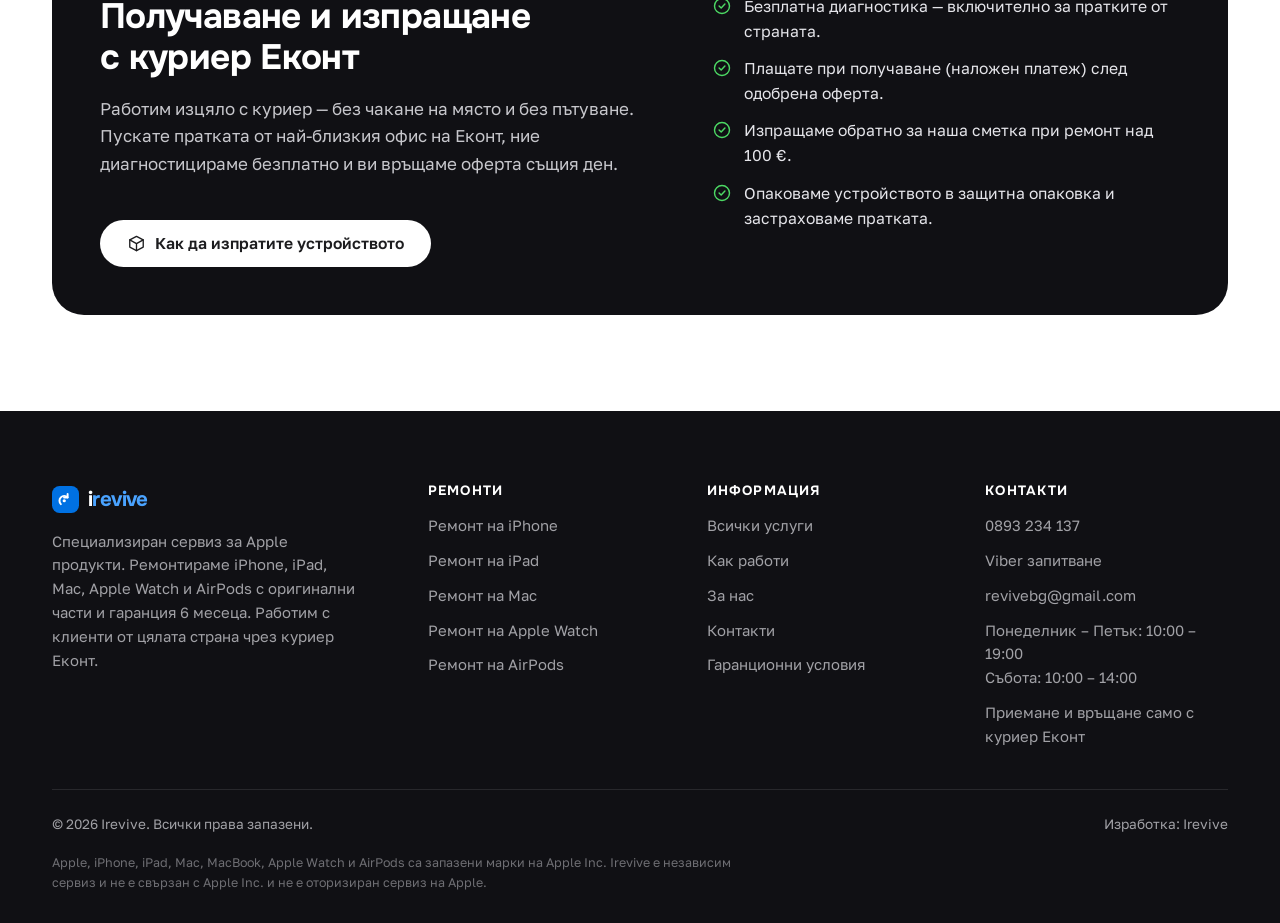
<file: kontakti.html>
<!DOCTYPE html>
<html lang="bg">
<head>
<meta charset="utf-8">
<meta name="viewport" content="width=device-width, initial-scale=1">
<title>Контакти — Irevive сервиз за Apple</title>
<meta name="description" content="Свържете се с Irevive: телефон, Viber, имейл и адрес. Изпратете снимки на устройството и получете оферта до 10 минути. Приемаме пратки с куриер Еконт от цялата страна.">
<meta name="theme-color" content="#ffffff">
<link rel="canonical" href="https://irevive.bg/kontakti.html">
<meta property="og:type" content="website">
<meta property="og:site_name" content="Irevive">
<meta property="og:title" content="Контакти — Irevive сервиз за Apple">
<meta property="og:description" content="Свържете се с Irevive: телефон, Viber, имейл и адрес. Изпратете снимки на устройството и получете оферта до 10 минути. Приемаме пратки с куриер Еконт от цялата страна.">
<meta property="og:url" content="https://irevive.bg/kontakti.html">
<meta property="og:locale" content="bg_BG">
<meta name="twitter:card" content="summary_large_image">
<link rel="preconnect" href="https://fonts.googleapis.com">
<link rel="preconnect" href="https://fonts.gstatic.com" crossorigin>
<link rel="stylesheet" href="https://fonts.googleapis.com/css2?family=Onest:wght@500;600;700;800&family=Golos+Text:wght@400;500;600;700&display=swap">
<link rel="icon" href="assets/favicon.svg?v=236bb618" type="image/svg+xml">
<link rel="apple-touch-icon" href="assets/favicon.svg?v=236bb618">
<link rel="stylesheet" href="css/styles.css?v=cdbb48c2">
<script type="application/ld+json">
{
  "@context": "https://schema.org",
  "@type": "Organization",
  "@id": "https://irevive.bg/#organization",
  "name": "Irevive",
  "description": "Специализиран сервиз за Apple продукти — iPhone, iPad, Mac, Apple Watch и AirPods. Безплатна диагностика, оригинални части, 6 месеца гаранция, приемане и връщане с куриер Еконт.",
  "url": "https://irevive.bg/",
  "email": "revivebg@gmail.com",
  "telephone": "+359893234137",
  "areaServed": { "@type": "Country", "name": "България" },
  "contactPoint": {
    "@type": "ContactPoint",
    "telephone": "+359893234137",
    "contactType": "customer service",
    "availableLanguage": ["bg"],
    "hoursAvailable": [
      { "@type": "OpeningHoursSpecification",
        "dayOfWeek": ["Monday","Tuesday","Wednesday","Thursday","Friday"],
        "opens": "10:00", "closes": "19:00" },
      { "@type": "OpeningHoursSpecification",
        "dayOfWeek": "Saturday", "opens": "10:00", "closes": "14:00" }
    ]
  }
}
</script>
</head>
<body>
<a class="skip-link" href="#main">Към съдържанието</a>

<div class="topbar">
  <div class="container topbar__inner">
    <span><svg width="24" height="24" viewBox="0 0 24 24" fill="none" stroke="currentColor" stroke-width="1.7" stroke-linecap="round" stroke-linejoin="round" aria-hidden="true"><path d="M3 6.5h10.5v9H3zM13.5 9.5H17l3 3v3h-6.5z"/><circle cx="7" cy="17.5" r="1.8"/><circle cx="16.5" cy="17.5" r="1.8"/></svg> Приемане и връщане с Еконт в цялата страна</span>
    <span><svg width="24" height="24" viewBox="0 0 24 24" fill="none" stroke="currentColor" stroke-width="1.7" stroke-linecap="round" stroke-linejoin="round" aria-hidden="true"><circle cx="12" cy="12" r="9"/><path d="M12 7v5.2l3.2 2"/></svg> Пон–Пет 10:00–19:00 · Съб 10:00–14:00</span>
    <span><svg width="24" height="24" viewBox="0 0 24 24" fill="currentColor" aria-hidden="true"><path d="M11.4 1.5c2.6-.1 5.4.3 7.2 2.3 1.4 1.7 1.8 4 1.9 6.1.1 2.2 0 4.5-1 6.5-.7 1.4-2 2.3-3.4 2.8v2.9c0 .8-1 1.2-1.5.6l-2.4-2.6c-2.2.05-4.5-.2-6.3-1.6-1.6-1.3-2.3-3.3-2.5-5.3-.2-2.3-.2-4.7.5-6.9C4.6 4.3 6 2.9 7.8 2.2c1.1-.45 2.4-.6 3.6-.7Zm.2 1.9c-1.7.1-3.5.3-4.8 1.4-1 .9-1.4 2.3-1.6 3.6-.25 1.9-.25 3.9.1 5.8.25 1.3.8 2.6 1.9 3.4 1.5 1.1 3.5 1.2 5.3 1.15.3 0 .5.1.7.3l1.7 1.85v-2c0-.4.3-.75.7-.85 1.3-.3 2.5-1 3.1-2.2.7-1.4.85-3.1.85-4.7 0-1.8-.15-3.7-1.1-5.2-1-1.5-2.9-2.1-4.6-2.3-.75-.1-1.5-.15-2.25-.15ZM9.15 6.2c.35-.1.7.05.9.35l1.15 1.7c.25.4.15.9-.2 1.2l-.5.4c-.2.2-.25.4-.15.6.45.95 1.2 1.7 2.15 2.15.2.1.45.05.6-.15l.4-.5c.3-.35.8-.45 1.2-.2l1.7 1.15c.3.2.45.55.35.9-.3 1.05-1.35 1.8-2.45 1.6-2-.35-3.7-1.35-5-2.65-1.3-1.3-2.3-3-2.65-5-.2-1.1.55-2.15 1.6-2.45Zm2.9-.5a.75.75 0 0 1 .85-.6c2.35.35 4.15 2.15 4.5 4.5a.75.75 0 0 1-1.5.25 3.85 3.85 0 0 0-3.25-3.25.75.75 0 0 1-.6-.9Zm-.25 2.5a.75.75 0 0 1 .9-.55 3 3 0 0 1 2.2 2.2.75.75 0 0 1-1.45.35 1.5 1.5 0 0 0-1.1-1.1.75.75 0 0 1-.55-.9Z"/></svg> <a href="viber://chat?number=%2B359893234137">Запитване във Viber</a></span>
  </div>
</div>

<header class="header">
  <div class="container header__inner">
    <a class="logo" href="index.html">
      <svg width="32" height="32" viewBox="0 0 32 32" aria-hidden="true"><rect width="32" height="32" rx="9" fill="#0071e3"/><path d="M10.5 21.5c-2.2-2.2-2.2-5.8 0-8s5.8-2.2 8 0" fill="none" stroke="#fff" stroke-width="2.3" stroke-linecap="round"/><path d="M18.5 9.5v4.2h-4.2" fill="none" stroke="#fff" stroke-width="2.3" stroke-linecap="round" stroke-linejoin="round"/><circle cx="14.5" cy="17.5" r="1.9" fill="#fff"/></svg>
      <span>i<em>revive</em></span>
    </a>

    <nav class="nav" id="main-nav" aria-label="Основна навигация">
        <a href="index.html">Начало</a>
        <a href="iphone.html">iPhone</a>
        <a href="ipad.html">iPad</a>
        <a href="mac.html">Mac</a>
        <a href="apple-watch.html">Watch</a>
        <a href="airpods.html">AirPods</a>
        <a href="uslugi.html">Услуги</a>
        <a href="kak-raboti.html">Как работи</a>
        <a href="za-nas.html">За нас</a>
        <a href="kontakti.html" aria-current="page">Контакти</a>
      <a class="btn btn--viber" href="viber://chat?number=%2B359893234137"><svg width="24" height="24" viewBox="0 0 24 24" fill="currentColor" aria-hidden="true"><path d="M11.4 1.5c2.6-.1 5.4.3 7.2 2.3 1.4 1.7 1.8 4 1.9 6.1.1 2.2 0 4.5-1 6.5-.7 1.4-2 2.3-3.4 2.8v2.9c0 .8-1 1.2-1.5.6l-2.4-2.6c-2.2.05-4.5-.2-6.3-1.6-1.6-1.3-2.3-3.3-2.5-5.3-.2-2.3-.2-4.7.5-6.9C4.6 4.3 6 2.9 7.8 2.2c1.1-.45 2.4-.6 3.6-.7Zm.2 1.9c-1.7.1-3.5.3-4.8 1.4-1 .9-1.4 2.3-1.6 3.6-.25 1.9-.25 3.9.1 5.8.25 1.3.8 2.6 1.9 3.4 1.5 1.1 3.5 1.2 5.3 1.15.3 0 .5.1.7.3l1.7 1.85v-2c0-.4.3-.75.7-.85 1.3-.3 2.5-1 3.1-2.2.7-1.4.85-3.1.85-4.7 0-1.8-.15-3.7-1.1-5.2-1-1.5-2.9-2.1-4.6-2.3-.75-.1-1.5-.15-2.25-.15ZM9.15 6.2c.35-.1.7.05.9.35l1.15 1.7c.25.4.15.9-.2 1.2l-.5.4c-.2.2-.25.4-.15.6.45.95 1.2 1.7 2.15 2.15.2.1.45.05.6-.15l.4-.5c.3-.35.8-.45 1.2-.2l1.7 1.15c.3.2.45.55.35.9-.3 1.05-1.35 1.8-2.45 1.6-2-.35-3.7-1.35-5-2.65-1.3-1.3-2.3-3-2.65-5-.2-1.1.55-2.15 1.6-2.45Zm2.9-.5a.75.75 0 0 1 .85-.6c2.35.35 4.15 2.15 4.5 4.5a.75.75 0 0 1-1.5.25 3.85 3.85 0 0 0-3.25-3.25.75.75 0 0 1-.6-.9Zm-.25 2.5a.75.75 0 0 1 .9-.55 3 3 0 0 1 2.2 2.2.75.75 0 0 1-1.45.35 1.5 1.5 0 0 0-1.1-1.1.75.75 0 0 1-.55-.9Z"/></svg> Запитване във Viber</a>
    </nav>

    <div class="header__actions">
      <a class="header__phone" href="tel:+359893234137"><svg width="24" height="24" viewBox="0 0 24 24" fill="none" stroke="currentColor" stroke-width="1.7" stroke-linecap="round" stroke-linejoin="round" aria-hidden="true"><path d="M5 3.5h3l1.6 4-2 1.4a11.5 11.5 0 0 0 5.5 5.5l1.4-2 4 1.6v3a1.9 1.9 0 0 1-2.1 1.9C9.9 18.3 5.7 14.1 3.1 5.6A1.9 1.9 0 0 1 5 3.5Z"/></svg> 0893 234 137</a>
      <a class="btn btn--viber" href="viber://chat?number=%2B359893234137"><svg width="24" height="24" viewBox="0 0 24 24" fill="currentColor" aria-hidden="true"><path d="M11.4 1.5c2.6-.1 5.4.3 7.2 2.3 1.4 1.7 1.8 4 1.9 6.1.1 2.2 0 4.5-1 6.5-.7 1.4-2 2.3-3.4 2.8v2.9c0 .8-1 1.2-1.5.6l-2.4-2.6c-2.2.05-4.5-.2-6.3-1.6-1.6-1.3-2.3-3.3-2.5-5.3-.2-2.3-.2-4.7.5-6.9C4.6 4.3 6 2.9 7.8 2.2c1.1-.45 2.4-.6 3.6-.7Zm.2 1.9c-1.7.1-3.5.3-4.8 1.4-1 .9-1.4 2.3-1.6 3.6-.25 1.9-.25 3.9.1 5.8.25 1.3.8 2.6 1.9 3.4 1.5 1.1 3.5 1.2 5.3 1.15.3 0 .5.1.7.3l1.7 1.85v-2c0-.4.3-.75.7-.85 1.3-.3 2.5-1 3.1-2.2.7-1.4.85-3.1.85-4.7 0-1.8-.15-3.7-1.1-5.2-1-1.5-2.9-2.1-4.6-2.3-.75-.1-1.5-.15-2.25-.15ZM9.15 6.2c.35-.1.7.05.9.35l1.15 1.7c.25.4.15.9-.2 1.2l-.5.4c-.2.2-.25.4-.15.6.45.95 1.2 1.7 2.15 2.15.2.1.45.05.6-.15l.4-.5c.3-.35.8-.45 1.2-.2l1.7 1.15c.3.2.45.55.35.9-.3 1.05-1.35 1.8-2.45 1.6-2-.35-3.7-1.35-5-2.65-1.3-1.3-2.3-3-2.65-5-.2-1.1.55-2.15 1.6-2.45Zm2.9-.5a.75.75 0 0 1 .85-.6c2.35.35 4.15 2.15 4.5 4.5a.75.75 0 0 1-1.5.25 3.85 3.85 0 0 0-3.25-3.25.75.75 0 0 1-.6-.9Zm-.25 2.5a.75.75 0 0 1 .9-.55 3 3 0 0 1 2.2 2.2.75.75 0 0 1-1.45.35 1.5 1.5 0 0 0-1.1-1.1.75.75 0 0 1-.55-.9Z"/></svg> Viber</a>
      <button class="burger" type="button" aria-label="Меню" aria-expanded="false"
              aria-controls="main-nav"><span></span></button>
    </div>
  </div>
</header>

<main id="main">

<section class="page-hero">
  <div class="container">
    <ul class="breadcrumbs">
      <li><a href="index.html">Начало</a></li>
      <li>Контакти</li>
    </ul>
    <div style="max-width:760px">
      <h1>Свържете се с нас</h1>
      <p class="lead">Най-бързо е във Viber на <strong>0893 234 137</strong> —
        изпратете 2–3 снимки на устройството и кратко описание на проблема.
        Отговаряме с цена и срок до 10 минути в работно време.</p>
    </div>
  </div>
</section>

<section class="section">
  <div class="container">
    <div class="contact-grid">
      <div>
        <h2>Данни за контакт</h2>
        <ul class="contact-list">
          <li><svg width="24" height="24" viewBox="0 0 24 24" fill="none" stroke="currentColor" stroke-width="1.7" stroke-linecap="round" stroke-linejoin="round" aria-hidden="true"><path d="M5 3.5h3l1.6 4-2 1.4a11.5 11.5 0 0 0 5.5 5.5l1.4-2 4 1.6v3a1.9 1.9 0 0 1-2.1 1.9C9.9 18.3 5.7 14.1 3.1 5.6A1.9 1.9 0 0 1 5 3.5Z"/></svg><div><b>Телефон</b><a href="tel:+359893234137">0893 234 137</a></div></li>
          <li><svg width="24" height="24" viewBox="0 0 24 24" fill="currentColor" aria-hidden="true"><path d="M11.4 1.5c2.6-.1 5.4.3 7.2 2.3 1.4 1.7 1.8 4 1.9 6.1.1 2.2 0 4.5-1 6.5-.7 1.4-2 2.3-3.4 2.8v2.9c0 .8-1 1.2-1.5.6l-2.4-2.6c-2.2.05-4.5-.2-6.3-1.6-1.6-1.3-2.3-3.3-2.5-5.3-.2-2.3-.2-4.7.5-6.9C4.6 4.3 6 2.9 7.8 2.2c1.1-.45 2.4-.6 3.6-.7Zm.2 1.9c-1.7.1-3.5.3-4.8 1.4-1 .9-1.4 2.3-1.6 3.6-.25 1.9-.25 3.9.1 5.8.25 1.3.8 2.6 1.9 3.4 1.5 1.1 3.5 1.2 5.3 1.15.3 0 .5.1.7.3l1.7 1.85v-2c0-.4.3-.75.7-.85 1.3-.3 2.5-1 3.1-2.2.7-1.4.85-3.1.85-4.7 0-1.8-.15-3.7-1.1-5.2-1-1.5-2.9-2.1-4.6-2.3-.75-.1-1.5-.15-2.25-.15ZM9.15 6.2c.35-.1.7.05.9.35l1.15 1.7c.25.4.15.9-.2 1.2l-.5.4c-.2.2-.25.4-.15.6.45.95 1.2 1.7 2.15 2.15.2.1.45.05.6-.15l.4-.5c.3-.35.8-.45 1.2-.2l1.7 1.15c.3.2.45.55.35.9-.3 1.05-1.35 1.8-2.45 1.6-2-.35-3.7-1.35-5-2.65-1.3-1.3-2.3-3-2.65-5-.2-1.1.55-2.15 1.6-2.45Zm2.9-.5a.75.75 0 0 1 .85-.6c2.35.35 4.15 2.15 4.5 4.5a.75.75 0 0 1-1.5.25 3.85 3.85 0 0 0-3.25-3.25.75.75 0 0 1-.6-.9Zm-.25 2.5a.75.75 0 0 1 .9-.55 3 3 0 0 1 2.2 2.2.75.75 0 0 1-1.45.35 1.5 1.5 0 0 0-1.1-1.1.75.75 0 0 1-.55-.9Z"/></svg><div><b>Viber</b><a href="viber://chat?number=%2B359893234137">0893 234 137 — изпратете снимки</a></div></li>
          <li><svg width="24" height="24" viewBox="0 0 24 24" fill="none" stroke="currentColor" stroke-width="1.7" stroke-linecap="round" stroke-linejoin="round" aria-hidden="true"><rect x="2.5" y="5" width="19" height="14" rx="2.4"/><path d="m3.5 7 8.5 6 8.5-6"/></svg><div><b>Имейл</b><a href="mailto:revivebg@gmail.com">revivebg@gmail.com</a></div></li>
          <li><svg width="24" height="24" viewBox="0 0 24 24" fill="none" stroke="currentColor" stroke-width="1.7" stroke-linecap="round" stroke-linejoin="round" aria-hidden="true"><circle cx="12" cy="12" r="9"/><path d="M12 7v5.2l3.2 2"/></svg><div><b>Работно време</b><span>Понеделник – Петък: 10:00 – 19:00<br>Събота: 10:00 – 14:00<br>Неделя: почивен ден</span></div></li>
          <li><svg width="24" height="24" viewBox="0 0 24 24" fill="none" stroke="currentColor" stroke-width="1.7" stroke-linecap="round" stroke-linejoin="round" aria-hidden="true"><path d="M3 6.5h10.5v9H3zM13.5 9.5H17l3 3v3h-6.5z"/><circle cx="7" cy="17.5" r="1.8"/><circle cx="16.5" cy="17.5" r="1.8"/></svg><div><b>Приемане</b><span>Само с куриер Еконт — от и до цялата страна</span></div></li>
        </ul>

        <div class="btn-row">
          <a class="btn btn--viber" href="viber://chat?number=%2B359893234137"><svg width="24" height="24" viewBox="0 0 24 24" fill="currentColor" aria-hidden="true"><path d="M11.4 1.5c2.6-.1 5.4.3 7.2 2.3 1.4 1.7 1.8 4 1.9 6.1.1 2.2 0 4.5-1 6.5-.7 1.4-2 2.3-3.4 2.8v2.9c0 .8-1 1.2-1.5.6l-2.4-2.6c-2.2.05-4.5-.2-6.3-1.6-1.6-1.3-2.3-3.3-2.5-5.3-.2-2.3-.2-4.7.5-6.9C4.6 4.3 6 2.9 7.8 2.2c1.1-.45 2.4-.6 3.6-.7Zm.2 1.9c-1.7.1-3.5.3-4.8 1.4-1 .9-1.4 2.3-1.6 3.6-.25 1.9-.25 3.9.1 5.8.25 1.3.8 2.6 1.9 3.4 1.5 1.1 3.5 1.2 5.3 1.15.3 0 .5.1.7.3l1.7 1.85v-2c0-.4.3-.75.7-.85 1.3-.3 2.5-1 3.1-2.2.7-1.4.85-3.1.85-4.7 0-1.8-.15-3.7-1.1-5.2-1-1.5-2.9-2.1-4.6-2.3-.75-.1-1.5-.15-2.25-.15ZM9.15 6.2c.35-.1.7.05.9.35l1.15 1.7c.25.4.15.9-.2 1.2l-.5.4c-.2.2-.25.4-.15.6.45.95 1.2 1.7 2.15 2.15.2.1.45.05.6-.15l.4-.5c.3-.35.8-.45 1.2-.2l1.7 1.15c.3.2.45.55.35.9-.3 1.05-1.35 1.8-2.45 1.6-2-.35-3.7-1.35-5-2.65-1.3-1.3-2.3-3-2.65-5-.2-1.1.55-2.15 1.6-2.45Zm2.9-.5a.75.75 0 0 1 .85-.6c2.35.35 4.15 2.15 4.5 4.5a.75.75 0 0 1-1.5.25 3.85 3.85 0 0 0-3.25-3.25.75.75 0 0 1-.6-.9Zm-.25 2.5a.75.75 0 0 1 .9-.55 3 3 0 0 1 2.2 2.2.75.75 0 0 1-1.45.35 1.5 1.5 0 0 0-1.1-1.1.75.75 0 0 1-.55-.9Z"/></svg> Viber</a>
          <a class="btn btn--ghost" href="tel:+359893234137"><svg width="24" height="24" viewBox="0 0 24 24" fill="none" stroke="currentColor" stroke-width="1.7" stroke-linecap="round" stroke-linejoin="round" aria-hidden="true"><path d="M5 3.5h3l1.6 4-2 1.4a11.5 11.5 0 0 0 5.5 5.5l1.4-2 4 1.6v3a1.9 1.9 0 0 1-2.1 1.9C9.9 18.3 5.7 14.1 3.1 5.6A1.9 1.9 0 0 1 5 3.5Z"/></svg> Обадете се</a>
        </div>

        <div class="card card--flat" style="margin-top:28px">
          <h3>Как да изпратите устройството</h3>
          <p>Първо ни пишете във Viber — потвърждаваме ориентировъчната цена и ви
            изпращаме адреса за пратката. След това опаковайте устройството в кутия
            с пълнеж и приложете бележка с име, телефон и описание на проблема.</p>
          <p>Работим само с куриер Еконт. Няма приемане на място, което ни позволява
            да обслужваме еднакво бързо клиенти от цялата страна.</p>
        </div>
      </div>

      <div id="zapitvane">
        <!-- Формата работи без бекенд: съставя готово имейл съобщение.
             За автоматично изпращане задайте action към Formspree/Netlify —
             вижте README.md. -->
        <form class="form" id="inquiry-form" data-email="revivebg@gmail.com" novalidate>
          <h2 style="font-size:1.5rem">Запитване за ремонт</h2>
          <p style="color:var(--muted);font-size:.95rem">Попълнете полетата и ще се
            свържем с вас с оферта. Полетата със * са задължителни.</p>

          <div class="form__grid">
            <div class="field">
              <label for="f-name">Име *</label>
              <input id="f-name" name="name" type="text" required autocomplete="name">
            </div>
            <div class="field">
              <label for="f-phone">Телефон *</label>
              <input id="f-phone" name="phone" type="tel" required autocomplete="tel"
                     placeholder="+359 ...">
            </div>
            <div class="field field--full">
              <label for="f-email">Имейл</label>
              <input id="f-email" name="email" type="email" autocomplete="email">
            </div>
            <div class="field">
              <label for="f-device">Устройство</label>
              <select id="f-device" name="device">
            <option>iPhone</option>
            <option>iPad</option>
            <option>MacBook / iMac</option>
            <option>Apple Watch</option>
            <option>AirPods</option>
            <option>Друго</option>
              </select>
            </div>
            <div class="field">
              <label for="f-service">Услуга</label>
              <select id="f-service" name="service">
            <option>Смяна на дисплей</option>
            <option>Смяна на батерия</option>
            <option>Порт за зареждане</option>
            <option>Камера</option>
            <option>Говорител / микрофон</option>
            <option>Повреда от течност</option>
            <option>Ремонт на дънна платка</option>
            <option>Софтуерен проблем</option>
            <option>Не съм сигурен/на</option>
              </select>
            </div>
            <div class="field field--full">
              <label for="f-message">Описание на проблема *</label>
              <textarea id="f-message" name="message" required
                        placeholder="Например: iPhone 13, счупен дисплей след падане, тъчът работи."></textarea>
              <span class="hint">Ако имате снимки, изпратете ги във Viber — така
                офертата е най-точна.</span>
            </div>
            <div class="field field--full">
              <label class="form__consent">
                <input type="checkbox" name="consent" required>
                <span>Съгласен/на съм Irevive да обработи данните ми, за да се свърже
                  с мен относно това запитване.</span>
              </label>
            </div>
          </div>

          <div class="btn-row" style="margin-top:20px">
            <a class="btn btn--viber" href="viber://chat?number=%2B359893234137"><svg width="24" height="24" viewBox="0 0 24 24" fill="currentColor" aria-hidden="true"><path d="M11.4 1.5c2.6-.1 5.4.3 7.2 2.3 1.4 1.7 1.8 4 1.9 6.1.1 2.2 0 4.5-1 6.5-.7 1.4-2 2.3-3.4 2.8v2.9c0 .8-1 1.2-1.5.6l-2.4-2.6c-2.2.05-4.5-.2-6.3-1.6-1.6-1.3-2.3-3.3-2.5-5.3-.2-2.3-.2-4.7.5-6.9C4.6 4.3 6 2.9 7.8 2.2c1.1-.45 2.4-.6 3.6-.7Zm.2 1.9c-1.7.1-3.5.3-4.8 1.4-1 .9-1.4 2.3-1.6 3.6-.25 1.9-.25 3.9.1 5.8.25 1.3.8 2.6 1.9 3.4 1.5 1.1 3.5 1.2 5.3 1.15.3 0 .5.1.7.3l1.7 1.85v-2c0-.4.3-.75.7-.85 1.3-.3 2.5-1 3.1-2.2.7-1.4.85-3.1.85-4.7 0-1.8-.15-3.7-1.1-5.2-1-1.5-2.9-2.1-4.6-2.3-.75-.1-1.5-.15-2.25-.15ZM9.15 6.2c.35-.1.7.05.9.35l1.15 1.7c.25.4.15.9-.2 1.2l-.5.4c-.2.2-.25.4-.15.6.45.95 1.2 1.7 2.15 2.15.2.1.45.05.6-.15l.4-.5c.3-.35.8-.45 1.2-.2l1.7 1.15c.3.2.45.55.35.9-.3 1.05-1.35 1.8-2.45 1.6-2-.35-3.7-1.35-5-2.65-1.3-1.3-2.3-3-2.65-5-.2-1.1.55-2.15 1.6-2.45Zm2.9-.5a.75.75 0 0 1 .85-.6c2.35.35 4.15 2.15 4.5 4.5a.75.75 0 0 1-1.5.25 3.85 3.85 0 0 0-3.25-3.25.75.75 0 0 1-.6-.9Zm-.25 2.5a.75.75 0 0 1 .9-.55 3 3 0 0 1 2.2 2.2.75.75 0 0 1-1.45.35 1.5 1.5 0 0 0-1.1-1.1.75.75 0 0 1-.55-.9Z"/></svg> Изпратете във Viber</a>
            <button class="btn btn--primary" type="submit">Изпратете запитването</button>
          </div>
          <div class="form__status" role="status" aria-live="polite"></div>
        </form>
      </div>
    </div>
  </div>
</section>

<section class="section">
  <div class="container">
    <div class="courier">
      <div>
        <span class="eyebrow" style="color:#6cb6ff">Цялата страна</span>
        <h2>Получаване и изпращане с куриер Еконт</h2>
        <p>Работим изцяло с куриер — без чакане на място и без пътуване. Пускате
          пратката от най-близкия офис на Еконт, ние диагностицираме безплатно и
          ви връщаме оферта същия ден.</p>
        <a class="btn btn--light" href="kak-raboti.html"><svg width="24" height="24" viewBox="0 0 24 24" fill="none" stroke="currentColor" stroke-width="1.7" stroke-linecap="round" stroke-linejoin="round" aria-hidden="true"><path d="M3.5 7.5 12 3l8.5 4.5v9L12 21l-8.5-4.5z"/><path d="m3.5 7.5 8.5 4.6 8.5-4.6M12 12.1V21"/></svg> Как да изпратите устройството</a>
      </div>
      <ul class="courier__list">
        <li><svg width="24" height="24" viewBox="0 0 24 24" fill="none" stroke="currentColor" stroke-width="1.7" stroke-linecap="round" stroke-linejoin="round" aria-hidden="true"><circle cx="12" cy="12" r="9"/><path d="m8.5 12 2.5 2.5 4.5-5"/></svg><span>Безплатна диагностика — включително за пратките от страната.</span></li>
        <li><svg width="24" height="24" viewBox="0 0 24 24" fill="none" stroke="currentColor" stroke-width="1.7" stroke-linecap="round" stroke-linejoin="round" aria-hidden="true"><circle cx="12" cy="12" r="9"/><path d="m8.5 12 2.5 2.5 4.5-5"/></svg><span>Плащате при получаване (наложен платеж) след одобрена оферта.</span></li>
        <li><svg width="24" height="24" viewBox="0 0 24 24" fill="none" stroke="currentColor" stroke-width="1.7" stroke-linecap="round" stroke-linejoin="round" aria-hidden="true"><circle cx="12" cy="12" r="9"/><path d="m8.5 12 2.5 2.5 4.5-5"/></svg><span>Изпращаме обратно за наша сметка при ремонт над 100 €.</span></li>
        <li><svg width="24" height="24" viewBox="0 0 24 24" fill="none" stroke="currentColor" stroke-width="1.7" stroke-linecap="round" stroke-linejoin="round" aria-hidden="true"><circle cx="12" cy="12" r="9"/><path d="m8.5 12 2.5 2.5 4.5-5"/></svg><span>Опаковаме устройството в защитна опаковка и застраховаме пратката.</span></li>
      </ul>
    </div>
  </div>
</section>
</main>

<footer class="footer">
  <div class="container">
    <div class="footer__grid">
      <div>
        <a class="logo" href="index.html"><svg width="32" height="32" viewBox="0 0 32 32" aria-hidden="true"><rect width="32" height="32" rx="9" fill="#0071e3"/><path d="M10.5 21.5c-2.2-2.2-2.2-5.8 0-8s5.8-2.2 8 0" fill="none" stroke="#fff" stroke-width="2.3" stroke-linecap="round"/><path d="M18.5 9.5v4.2h-4.2" fill="none" stroke="#fff" stroke-width="2.3" stroke-linecap="round" stroke-linejoin="round"/><circle cx="14.5" cy="17.5" r="1.9" fill="#fff"/></svg> <span>i<em>revive</em></span></a>
        <p class="footer__about">Специализиран сервиз за Apple продукти. Ремонтираме
          iPhone, iPad, Mac, Apple Watch и AirPods с оригинални части и гаранция
          6 месеца. Работим с клиенти от цялата страна чрез куриер Еконт.</p>
      </div>
      <div>
        <h4>Ремонти</h4>
        <ul>
          <li><a href="iphone.html">Ремонт на iPhone</a></li>
          <li><a href="ipad.html">Ремонт на iPad</a></li>
          <li><a href="mac.html">Ремонт на Mac</a></li>
          <li><a href="apple-watch.html">Ремонт на Apple Watch</a></li>
          <li><a href="airpods.html">Ремонт на AirPods</a></li>
        </ul>
      </div>
      <div>
        <h4>Информация</h4>
        <ul>
          <li><a href="uslugi.html">Всички услуги</a></li>
          <li><a href="kak-raboti.html">Как работи</a></li>
          <li><a href="za-nas.html">За нас</a></li>
          <li><a href="kontakti.html">Контакти</a></li>
          <li><a href="kak-raboti.html#garanciya">Гаранционни условия</a></li>
        </ul>
      </div>
      <div>
        <h4>Контакти</h4>
        <ul>
          <li><a href="tel:+359893234137">0893 234 137</a></li>
          <li><a href="viber://chat?number=%2B359893234137">Viber запитване</a></li>
          <li><a href="mailto:revivebg@gmail.com">revivebg@gmail.com</a></li>
          <li>Понеделник – Петък: 10:00 – 19:00<br>Събота: 10:00 – 14:00</li>
          <li>Приемане и връщане само с куриер Еконт</li>
        </ul>
      </div>
    </div>
    <div class="footer__bottom">
      <span>&copy; <span id="year">2026</span> Irevive. Всички права запазени.</span>
      <span>Изработка: Irevive</span>
    </div>
    <p class="footer__disclaimer">Apple, iPhone, iPad, Mac, MacBook, Apple Watch и AirPods
      са запазени марки на Apple Inc. Irevive е независим сервиз и не е свързан
      с Apple Inc. и не е оторизиран сервиз на Apple.</p>
  </div>
</footer>

<a class="fab" href="viber://chat?number=%2B359893234137" aria-label="Изпратете запитване във Viber">
  <svg width="24" height="24" viewBox="0 0 24 24" fill="currentColor" aria-hidden="true"><path d="M11.4 1.5c2.6-.1 5.4.3 7.2 2.3 1.4 1.7 1.8 4 1.9 6.1.1 2.2 0 4.5-1 6.5-.7 1.4-2 2.3-3.4 2.8v2.9c0 .8-1 1.2-1.5.6l-2.4-2.6c-2.2.05-4.5-.2-6.3-1.6-1.6-1.3-2.3-3.3-2.5-5.3-.2-2.3-.2-4.7.5-6.9C4.6 4.3 6 2.9 7.8 2.2c1.1-.45 2.4-.6 3.6-.7Zm.2 1.9c-1.7.1-3.5.3-4.8 1.4-1 .9-1.4 2.3-1.6 3.6-.25 1.9-.25 3.9.1 5.8.25 1.3.8 2.6 1.9 3.4 1.5 1.1 3.5 1.2 5.3 1.15.3 0 .5.1.7.3l1.7 1.85v-2c0-.4.3-.75.7-.85 1.3-.3 2.5-1 3.1-2.2.7-1.4.85-3.1.85-4.7 0-1.8-.15-3.7-1.1-5.2-1-1.5-2.9-2.1-4.6-2.3-.75-.1-1.5-.15-2.25-.15ZM9.15 6.2c.35-.1.7.05.9.35l1.15 1.7c.25.4.15.9-.2 1.2l-.5.4c-.2.2-.25.4-.15.6.45.95 1.2 1.7 2.15 2.15.2.1.45.05.6-.15l.4-.5c.3-.35.8-.45 1.2-.2l1.7 1.15c.3.2.45.55.35.9-.3 1.05-1.35 1.8-2.45 1.6-2-.35-3.7-1.35-5-2.65-1.3-1.3-2.3-3-2.65-5-.2-1.1.55-2.15 1.6-2.45Zm2.9-.5a.75.75 0 0 1 .85-.6c2.35.35 4.15 2.15 4.5 4.5a.75.75 0 0 1-1.5.25 3.85 3.85 0 0 0-3.25-3.25.75.75 0 0 1-.6-.9Zm-.25 2.5a.75.75 0 0 1 .9-.55 3 3 0 0 1 2.2 2.2.75.75 0 0 1-1.45.35 1.5 1.5 0 0 0-1.1-1.1.75.75 0 0 1-.55-.9Z"/></svg><span>Запитване във Viber</span>
</a>

<script src="js/main.js?v=ade65fab" defer></script>
</body>
</html>
</file>
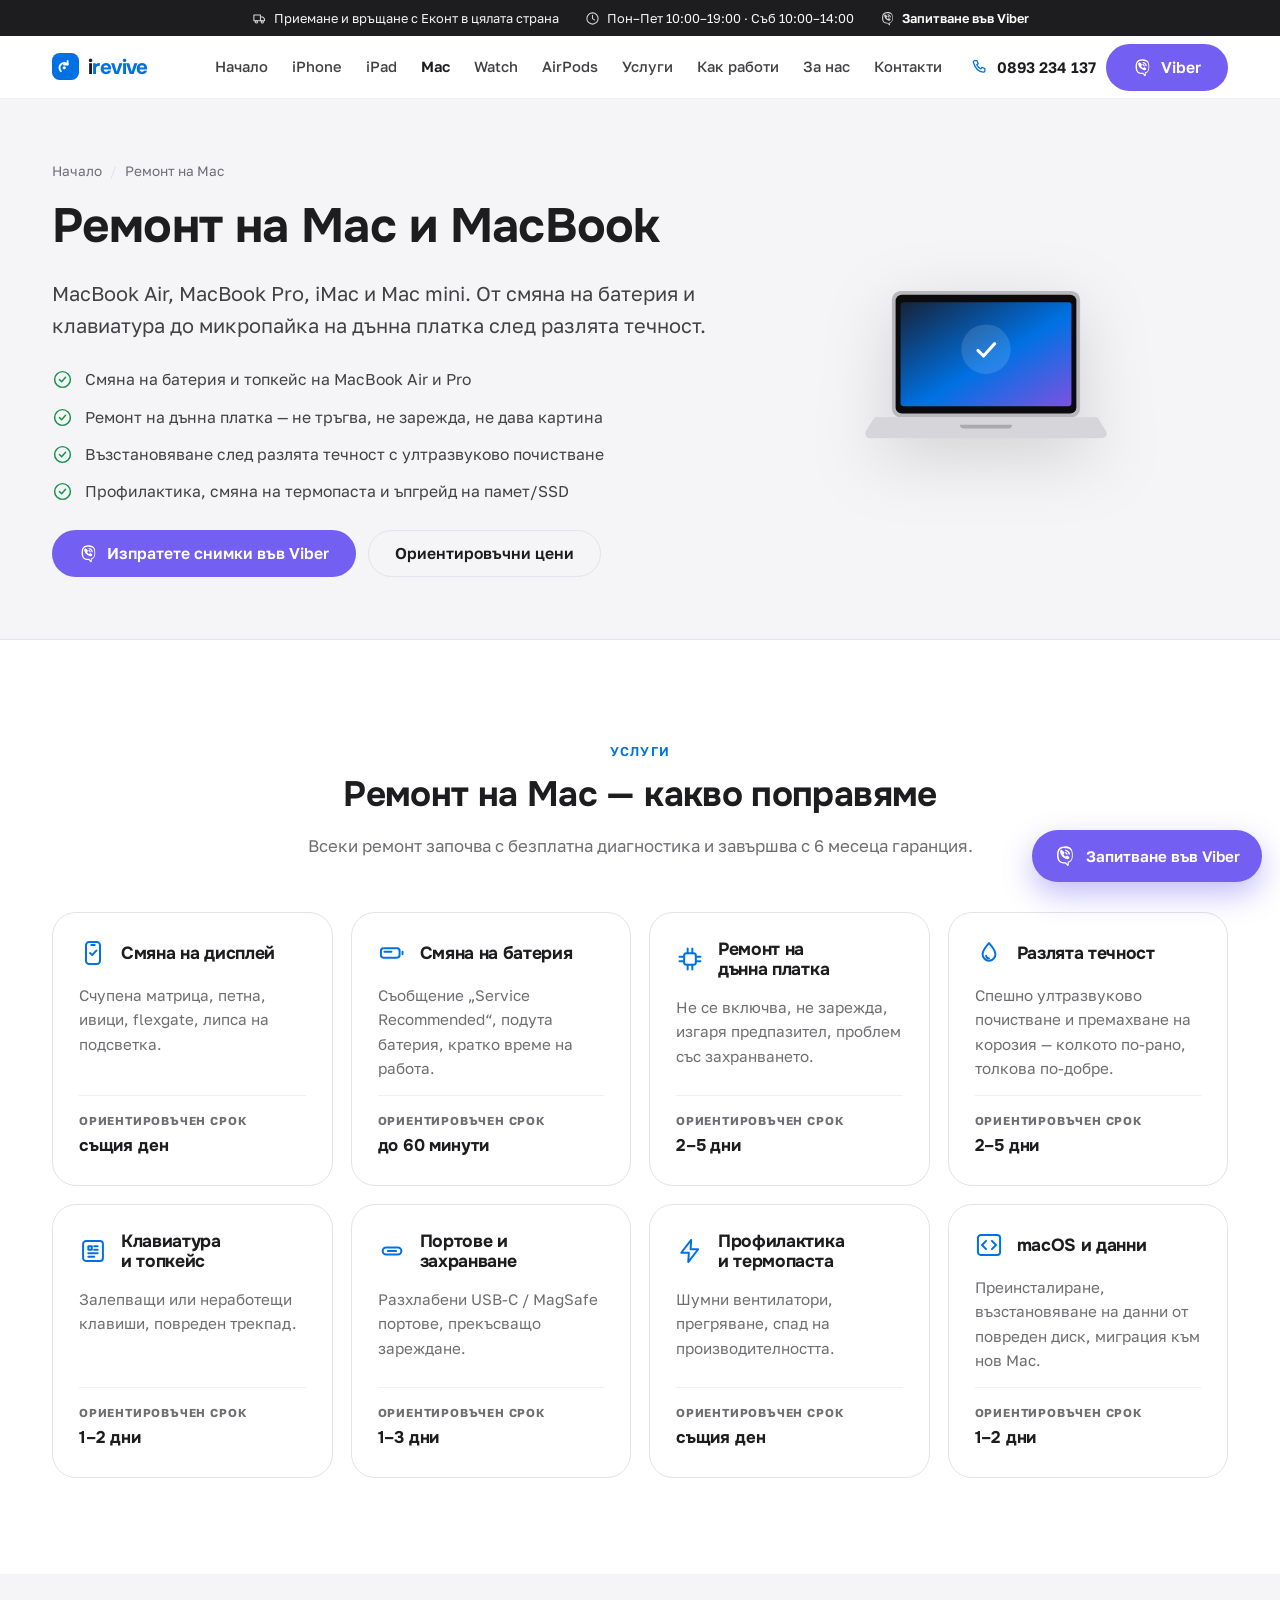
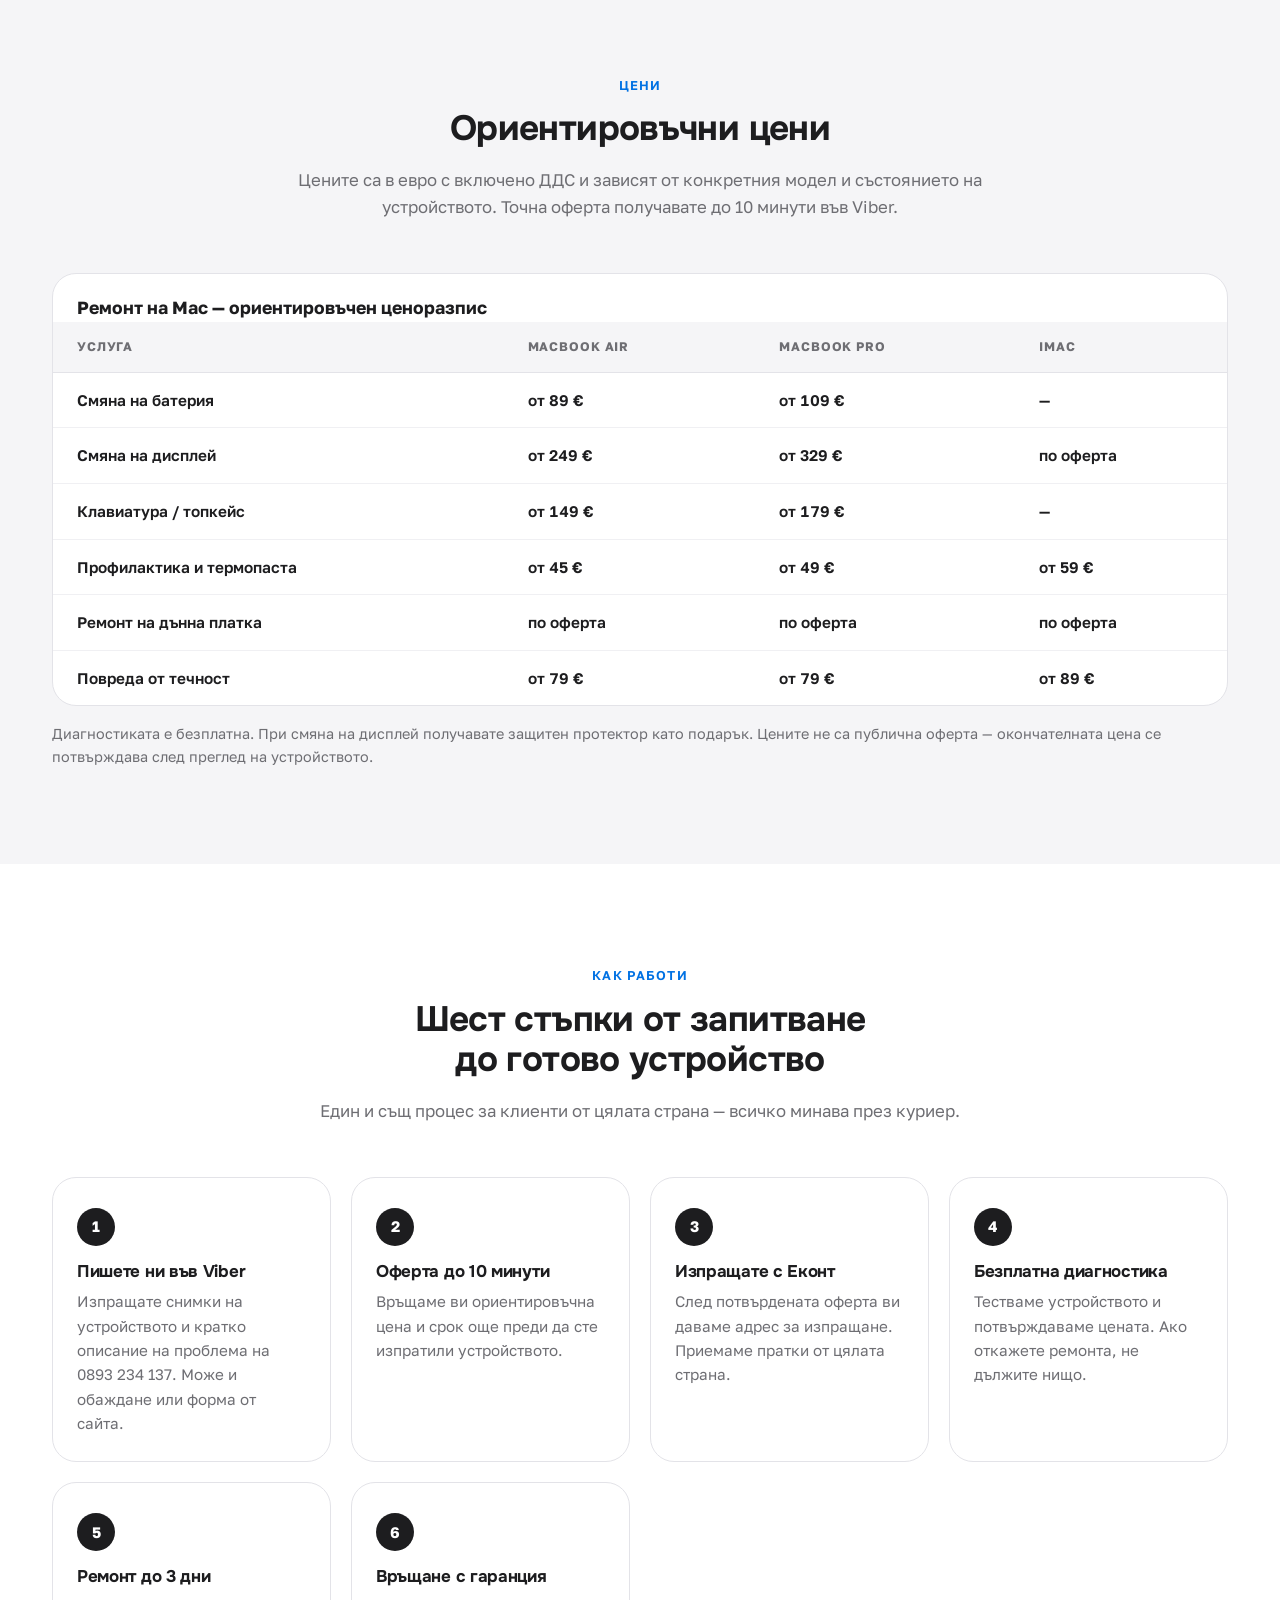
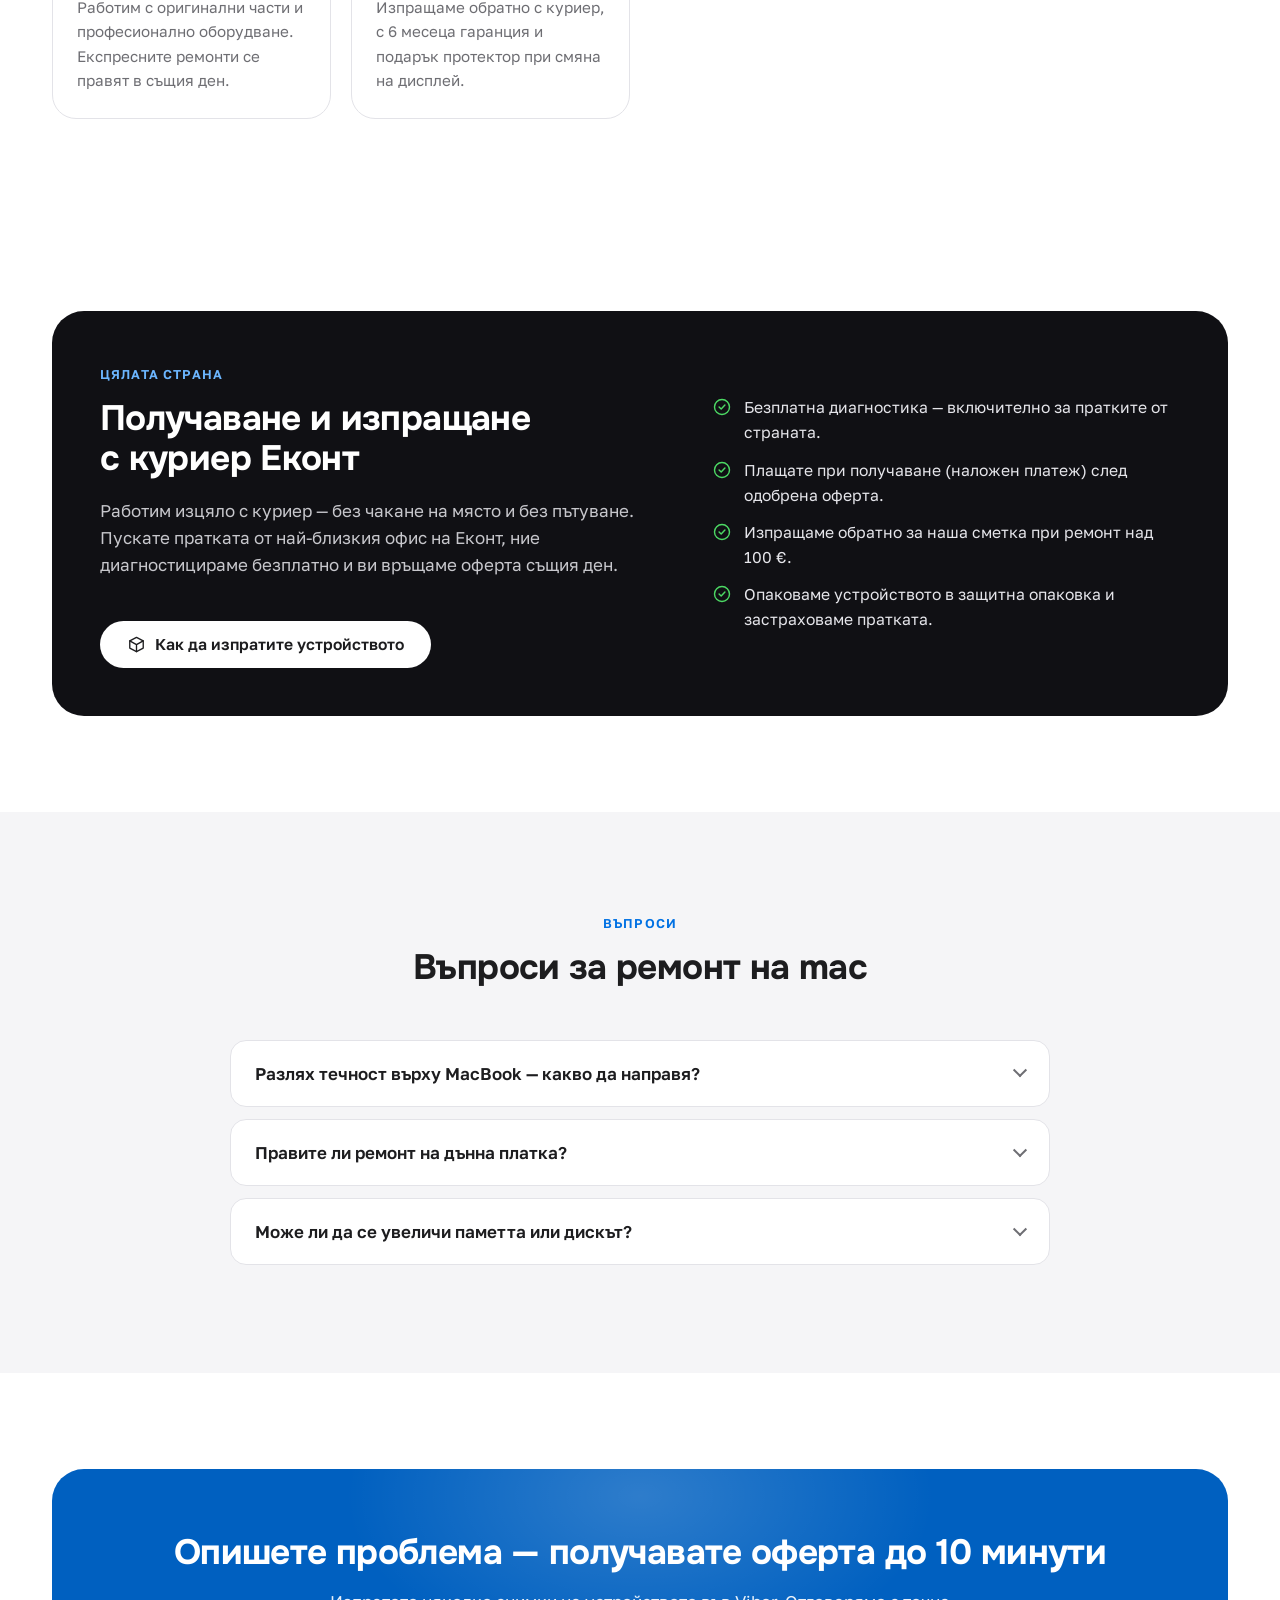
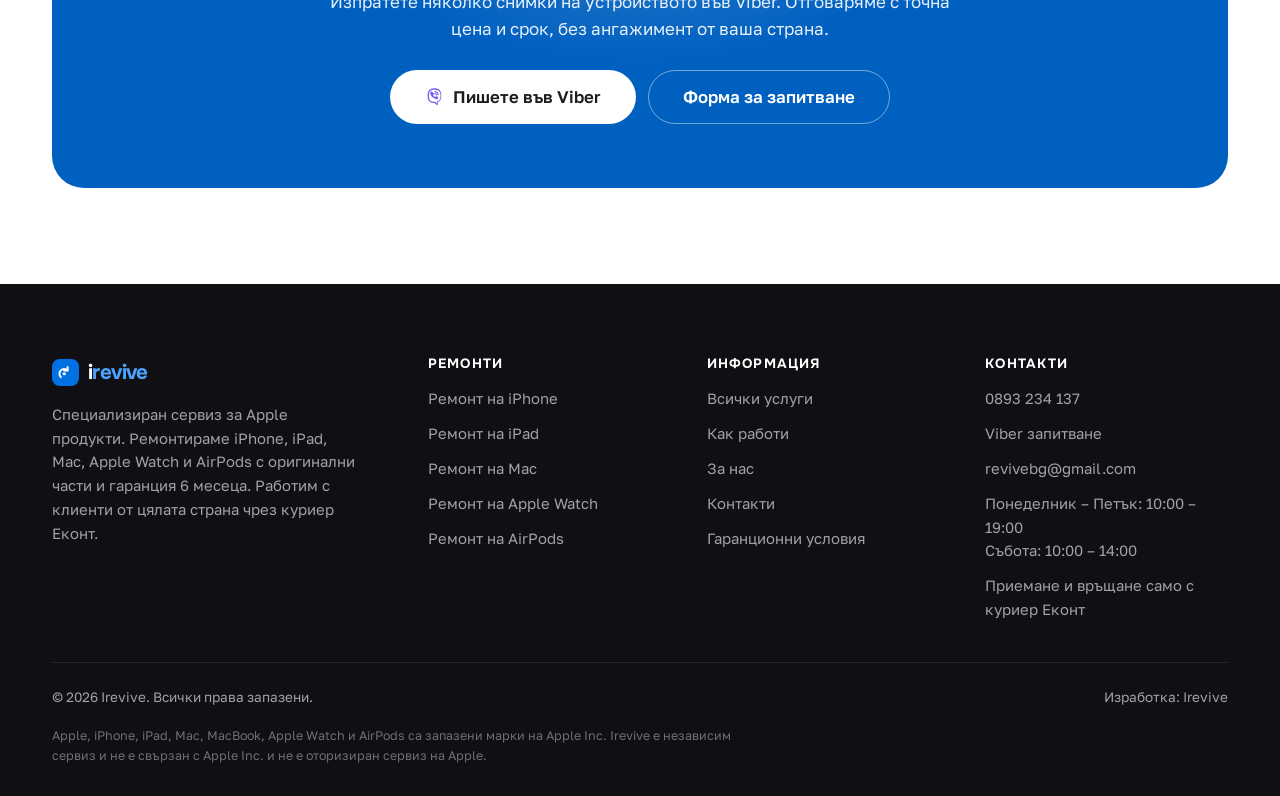
<file: mac.html>
<!DOCTYPE html>
<html lang="bg">
<head>
<meta charset="utf-8">
<meta name="viewport" content="width=device-width, initial-scale=1">
<title>Ремонт на MacBook, iMac и Mac mini | Irevive</title>
<meta name="description" content="Сервиз за MacBook Air, MacBook Pro, iMac и Mac mini: смяна на дисплей, батерия, клавиатура, ремонт на дънна платка и повреди от течност. Безплатна диагностика.">
<meta name="theme-color" content="#ffffff">
<link rel="canonical" href="https://irevive.bg/mac.html">
<meta property="og:type" content="website">
<meta property="og:site_name" content="Irevive">
<meta property="og:title" content="Ремонт на MacBook, iMac и Mac mini | Irevive">
<meta property="og:description" content="Сервиз за MacBook Air, MacBook Pro, iMac и Mac mini: смяна на дисплей, батерия, клавиатура, ремонт на дънна платка и повреди от течност. Безплатна диагностика.">
<meta property="og:url" content="https://irevive.bg/mac.html">
<meta property="og:locale" content="bg_BG">
<meta name="twitter:card" content="summary_large_image">
<link rel="preconnect" href="https://fonts.googleapis.com">
<link rel="preconnect" href="https://fonts.gstatic.com" crossorigin>
<link rel="stylesheet" href="https://fonts.googleapis.com/css2?family=Onest:wght@500;600;700;800&family=Golos+Text:wght@400;500;600;700&display=swap">
<link rel="icon" href="assets/favicon.svg?v=236bb618" type="image/svg+xml">
<link rel="apple-touch-icon" href="assets/favicon.svg?v=236bb618">
<link rel="stylesheet" href="css/styles.css?v=cdbb48c2">
<script type="application/ld+json">
{
  "@context": "https://schema.org",
  "@type": "Organization",
  "@id": "https://irevive.bg/#organization",
  "name": "Irevive",
  "description": "Специализиран сервиз за Apple продукти — iPhone, iPad, Mac, Apple Watch и AirPods. Безплатна диагностика, оригинални части, 6 месеца гаранция, приемане и връщане с куриер Еконт.",
  "url": "https://irevive.bg/",
  "email": "revivebg@gmail.com",
  "telephone": "+359893234137",
  "areaServed": { "@type": "Country", "name": "България" },
  "contactPoint": {
    "@type": "ContactPoint",
    "telephone": "+359893234137",
    "contactType": "customer service",
    "availableLanguage": ["bg"],
    "hoursAvailable": [
      { "@type": "OpeningHoursSpecification",
        "dayOfWeek": ["Monday","Tuesday","Wednesday","Thursday","Friday"],
        "opens": "10:00", "closes": "19:00" },
      { "@type": "OpeningHoursSpecification",
        "dayOfWeek": "Saturday", "opens": "10:00", "closes": "14:00" }
    ]
  }
}
</script>
<script type="application/ld+json">
{
  "@context": "https://schema.org",
  "@type": "FAQPage",
  "mainEntity": [
    {
      "@type": "Question",
      "name": "Разлях течност върху MacBook — какво да направя?",
      "acceptedAnswer": {
        "@type": "Answer",
        "text": "Изключете го веднага и не го зареждайте и не го включвайте. Изпратете устройството възможно най-бързо — корозията се разпространява с часове, а ранната намеса често спасява платката."
      }
    },
    {
      "@type": "Question",
      "name": "Правите ли ремонт на дънна платка?",
      "acceptedAnswer": {
        "@type": "Answer",
        "text": "Да. Разполагаме със станции за микропайка и диагностична апаратура за проследяване на захранващите линии, включително подмяна на отделни компоненти."
      }
    },
    {
      "@type": "Question",
      "name": "Може ли да се увеличи паметта или дискът?",
      "acceptedAnswer": {
        "@type": "Answer",
        "text": "При по-старите модели с модулна памет и SSD — да. При моделите с Apple Silicon паметта е интегрирана и не подлежи на ъпгрейд."
      }
    }
  ]
}
</script>
</head>
<body>
<a class="skip-link" href="#main">Към съдържанието</a>

<div class="topbar">
  <div class="container topbar__inner">
    <span><svg width="24" height="24" viewBox="0 0 24 24" fill="none" stroke="currentColor" stroke-width="1.7" stroke-linecap="round" stroke-linejoin="round" aria-hidden="true"><path d="M3 6.5h10.5v9H3zM13.5 9.5H17l3 3v3h-6.5z"/><circle cx="7" cy="17.5" r="1.8"/><circle cx="16.5" cy="17.5" r="1.8"/></svg> Приемане и връщане с Еконт в цялата страна</span>
    <span><svg width="24" height="24" viewBox="0 0 24 24" fill="none" stroke="currentColor" stroke-width="1.7" stroke-linecap="round" stroke-linejoin="round" aria-hidden="true"><circle cx="12" cy="12" r="9"/><path d="M12 7v5.2l3.2 2"/></svg> Пон–Пет 10:00–19:00 · Съб 10:00–14:00</span>
    <span><svg width="24" height="24" viewBox="0 0 24 24" fill="currentColor" aria-hidden="true"><path d="M11.4 1.5c2.6-.1 5.4.3 7.2 2.3 1.4 1.7 1.8 4 1.9 6.1.1 2.2 0 4.5-1 6.5-.7 1.4-2 2.3-3.4 2.8v2.9c0 .8-1 1.2-1.5.6l-2.4-2.6c-2.2.05-4.5-.2-6.3-1.6-1.6-1.3-2.3-3.3-2.5-5.3-.2-2.3-.2-4.7.5-6.9C4.6 4.3 6 2.9 7.8 2.2c1.1-.45 2.4-.6 3.6-.7Zm.2 1.9c-1.7.1-3.5.3-4.8 1.4-1 .9-1.4 2.3-1.6 3.6-.25 1.9-.25 3.9.1 5.8.25 1.3.8 2.6 1.9 3.4 1.5 1.1 3.5 1.2 5.3 1.15.3 0 .5.1.7.3l1.7 1.85v-2c0-.4.3-.75.7-.85 1.3-.3 2.5-1 3.1-2.2.7-1.4.85-3.1.85-4.7 0-1.8-.15-3.7-1.1-5.2-1-1.5-2.9-2.1-4.6-2.3-.75-.1-1.5-.15-2.25-.15ZM9.15 6.2c.35-.1.7.05.9.35l1.15 1.7c.25.4.15.9-.2 1.2l-.5.4c-.2.2-.25.4-.15.6.45.95 1.2 1.7 2.15 2.15.2.1.45.05.6-.15l.4-.5c.3-.35.8-.45 1.2-.2l1.7 1.15c.3.2.45.55.35.9-.3 1.05-1.35 1.8-2.45 1.6-2-.35-3.7-1.35-5-2.65-1.3-1.3-2.3-3-2.65-5-.2-1.1.55-2.15 1.6-2.45Zm2.9-.5a.75.75 0 0 1 .85-.6c2.35.35 4.15 2.15 4.5 4.5a.75.75 0 0 1-1.5.25 3.85 3.85 0 0 0-3.25-3.25.75.75 0 0 1-.6-.9Zm-.25 2.5a.75.75 0 0 1 .9-.55 3 3 0 0 1 2.2 2.2.75.75 0 0 1-1.45.35 1.5 1.5 0 0 0-1.1-1.1.75.75 0 0 1-.55-.9Z"/></svg> <a href="viber://chat?number=%2B359893234137">Запитване във Viber</a></span>
  </div>
</div>

<header class="header">
  <div class="container header__inner">
    <a class="logo" href="index.html">
      <svg width="32" height="32" viewBox="0 0 32 32" aria-hidden="true"><rect width="32" height="32" rx="9" fill="#0071e3"/><path d="M10.5 21.5c-2.2-2.2-2.2-5.8 0-8s5.8-2.2 8 0" fill="none" stroke="#fff" stroke-width="2.3" stroke-linecap="round"/><path d="M18.5 9.5v4.2h-4.2" fill="none" stroke="#fff" stroke-width="2.3" stroke-linecap="round" stroke-linejoin="round"/><circle cx="14.5" cy="17.5" r="1.9" fill="#fff"/></svg>
      <span>i<em>revive</em></span>
    </a>

    <nav class="nav" id="main-nav" aria-label="Основна навигация">
        <a href="index.html">Начало</a>
        <a href="iphone.html">iPhone</a>
        <a href="ipad.html">iPad</a>
        <a href="mac.html" aria-current="page">Mac</a>
        <a href="apple-watch.html">Watch</a>
        <a href="airpods.html">AirPods</a>
        <a href="uslugi.html">Услуги</a>
        <a href="kak-raboti.html">Как работи</a>
        <a href="za-nas.html">За нас</a>
        <a href="kontakti.html">Контакти</a>
      <a class="btn btn--viber" href="viber://chat?number=%2B359893234137"><svg width="24" height="24" viewBox="0 0 24 24" fill="currentColor" aria-hidden="true"><path d="M11.4 1.5c2.6-.1 5.4.3 7.2 2.3 1.4 1.7 1.8 4 1.9 6.1.1 2.2 0 4.5-1 6.5-.7 1.4-2 2.3-3.4 2.8v2.9c0 .8-1 1.2-1.5.6l-2.4-2.6c-2.2.05-4.5-.2-6.3-1.6-1.6-1.3-2.3-3.3-2.5-5.3-.2-2.3-.2-4.7.5-6.9C4.6 4.3 6 2.9 7.8 2.2c1.1-.45 2.4-.6 3.6-.7Zm.2 1.9c-1.7.1-3.5.3-4.8 1.4-1 .9-1.4 2.3-1.6 3.6-.25 1.9-.25 3.9.1 5.8.25 1.3.8 2.6 1.9 3.4 1.5 1.1 3.5 1.2 5.3 1.15.3 0 .5.1.7.3l1.7 1.85v-2c0-.4.3-.75.7-.85 1.3-.3 2.5-1 3.1-2.2.7-1.4.85-3.1.85-4.7 0-1.8-.15-3.7-1.1-5.2-1-1.5-2.9-2.1-4.6-2.3-.75-.1-1.5-.15-2.25-.15ZM9.15 6.2c.35-.1.7.05.9.35l1.15 1.7c.25.4.15.9-.2 1.2l-.5.4c-.2.2-.25.4-.15.6.45.95 1.2 1.7 2.15 2.15.2.1.45.05.6-.15l.4-.5c.3-.35.8-.45 1.2-.2l1.7 1.15c.3.2.45.55.35.9-.3 1.05-1.35 1.8-2.45 1.6-2-.35-3.7-1.35-5-2.65-1.3-1.3-2.3-3-2.65-5-.2-1.1.55-2.15 1.6-2.45Zm2.9-.5a.75.75 0 0 1 .85-.6c2.35.35 4.15 2.15 4.5 4.5a.75.75 0 0 1-1.5.25 3.85 3.85 0 0 0-3.25-3.25.75.75 0 0 1-.6-.9Zm-.25 2.5a.75.75 0 0 1 .9-.55 3 3 0 0 1 2.2 2.2.75.75 0 0 1-1.45.35 1.5 1.5 0 0 0-1.1-1.1.75.75 0 0 1-.55-.9Z"/></svg> Запитване във Viber</a>
    </nav>

    <div class="header__actions">
      <a class="header__phone" href="tel:+359893234137"><svg width="24" height="24" viewBox="0 0 24 24" fill="none" stroke="currentColor" stroke-width="1.7" stroke-linecap="round" stroke-linejoin="round" aria-hidden="true"><path d="M5 3.5h3l1.6 4-2 1.4a11.5 11.5 0 0 0 5.5 5.5l1.4-2 4 1.6v3a1.9 1.9 0 0 1-2.1 1.9C9.9 18.3 5.7 14.1 3.1 5.6A1.9 1.9 0 0 1 5 3.5Z"/></svg> 0893 234 137</a>
      <a class="btn btn--viber" href="viber://chat?number=%2B359893234137"><svg width="24" height="24" viewBox="0 0 24 24" fill="currentColor" aria-hidden="true"><path d="M11.4 1.5c2.6-.1 5.4.3 7.2 2.3 1.4 1.7 1.8 4 1.9 6.1.1 2.2 0 4.5-1 6.5-.7 1.4-2 2.3-3.4 2.8v2.9c0 .8-1 1.2-1.5.6l-2.4-2.6c-2.2.05-4.5-.2-6.3-1.6-1.6-1.3-2.3-3.3-2.5-5.3-.2-2.3-.2-4.7.5-6.9C4.6 4.3 6 2.9 7.8 2.2c1.1-.45 2.4-.6 3.6-.7Zm.2 1.9c-1.7.1-3.5.3-4.8 1.4-1 .9-1.4 2.3-1.6 3.6-.25 1.9-.25 3.9.1 5.8.25 1.3.8 2.6 1.9 3.4 1.5 1.1 3.5 1.2 5.3 1.15.3 0 .5.1.7.3l1.7 1.85v-2c0-.4.3-.75.7-.85 1.3-.3 2.5-1 3.1-2.2.7-1.4.85-3.1.85-4.7 0-1.8-.15-3.7-1.1-5.2-1-1.5-2.9-2.1-4.6-2.3-.75-.1-1.5-.15-2.25-.15ZM9.15 6.2c.35-.1.7.05.9.35l1.15 1.7c.25.4.15.9-.2 1.2l-.5.4c-.2.2-.25.4-.15.6.45.95 1.2 1.7 2.15 2.15.2.1.45.05.6-.15l.4-.5c.3-.35.8-.45 1.2-.2l1.7 1.15c.3.2.45.55.35.9-.3 1.05-1.35 1.8-2.45 1.6-2-.35-3.7-1.35-5-2.65-1.3-1.3-2.3-3-2.65-5-.2-1.1.55-2.15 1.6-2.45Zm2.9-.5a.75.75 0 0 1 .85-.6c2.35.35 4.15 2.15 4.5 4.5a.75.75 0 0 1-1.5.25 3.85 3.85 0 0 0-3.25-3.25.75.75 0 0 1-.6-.9Zm-.25 2.5a.75.75 0 0 1 .9-.55 3 3 0 0 1 2.2 2.2.75.75 0 0 1-1.45.35 1.5 1.5 0 0 0-1.1-1.1.75.75 0 0 1-.55-.9Z"/></svg> Viber</a>
      <button class="burger" type="button" aria-label="Меню" aria-expanded="false"
              aria-controls="main-nav"><span></span></button>
    </div>
  </div>
</header>

<main id="main">

<section class="page-hero">
  <div class="container page-hero__inner">
    <div>
    <ul class="breadcrumbs">
      <li><a href="index.html">Начало</a></li>
      <li>Ремонт на Mac</li>
    </ul>
      <h1>Ремонт на Mac и MacBook</h1>
      <p class="lead">MacBook Air, MacBook Pro, iMac и Mac mini. От смяна на батерия и клавиатура до микропайка на дънна платка след разлята течност.</p>
      <ul class="checklist" style="margin:26px 0">
        <li><svg width="24" height="24" viewBox="0 0 24 24" fill="none" stroke="currentColor" stroke-width="1.7" stroke-linecap="round" stroke-linejoin="round" aria-hidden="true"><circle cx="12" cy="12" r="9"/><path d="m8.5 12 2.5 2.5 4.5-5"/></svg><span>Смяна на батерия и топкейс на MacBook Air и Pro</span></li>
        <li><svg width="24" height="24" viewBox="0 0 24 24" fill="none" stroke="currentColor" stroke-width="1.7" stroke-linecap="round" stroke-linejoin="round" aria-hidden="true"><circle cx="12" cy="12" r="9"/><path d="m8.5 12 2.5 2.5 4.5-5"/></svg><span>Ремонт на дънна платка — не тръгва, не зарежда, не дава картина</span></li>
        <li><svg width="24" height="24" viewBox="0 0 24 24" fill="none" stroke="currentColor" stroke-width="1.7" stroke-linecap="round" stroke-linejoin="round" aria-hidden="true"><circle cx="12" cy="12" r="9"/><path d="m8.5 12 2.5 2.5 4.5-5"/></svg><span>Възстановяване след разлята течност с ултразвуково почистване</span></li>
        <li><svg width="24" height="24" viewBox="0 0 24 24" fill="none" stroke="currentColor" stroke-width="1.7" stroke-linecap="round" stroke-linejoin="round" aria-hidden="true"><circle cx="12" cy="12" r="9"/><path d="m8.5 12 2.5 2.5 4.5-5"/></svg><span>Профилактика, смяна на термопаста и ъпгрейд на памет/SSD</span></li>
      </ul>
      <div class="btn-row">
        <a class="btn btn--viber" href="viber://chat?number=%2B359893234137"><svg width="24" height="24" viewBox="0 0 24 24" fill="currentColor" aria-hidden="true"><path d="M11.4 1.5c2.6-.1 5.4.3 7.2 2.3 1.4 1.7 1.8 4 1.9 6.1.1 2.2 0 4.5-1 6.5-.7 1.4-2 2.3-3.4 2.8v2.9c0 .8-1 1.2-1.5.6l-2.4-2.6c-2.2.05-4.5-.2-6.3-1.6-1.6-1.3-2.3-3.3-2.5-5.3-.2-2.3-.2-4.7.5-6.9C4.6 4.3 6 2.9 7.8 2.2c1.1-.45 2.4-.6 3.6-.7Zm.2 1.9c-1.7.1-3.5.3-4.8 1.4-1 .9-1.4 2.3-1.6 3.6-.25 1.9-.25 3.9.1 5.8.25 1.3.8 2.6 1.9 3.4 1.5 1.1 3.5 1.2 5.3 1.15.3 0 .5.1.7.3l1.7 1.85v-2c0-.4.3-.75.7-.85 1.3-.3 2.5-1 3.1-2.2.7-1.4.85-3.1.85-4.7 0-1.8-.15-3.7-1.1-5.2-1-1.5-2.9-2.1-4.6-2.3-.75-.1-1.5-.15-2.25-.15ZM9.15 6.2c.35-.1.7.05.9.35l1.15 1.7c.25.4.15.9-.2 1.2l-.5.4c-.2.2-.25.4-.15.6.45.95 1.2 1.7 2.15 2.15.2.1.45.05.6-.15l.4-.5c.3-.35.8-.45 1.2-.2l1.7 1.15c.3.2.45.55.35.9-.3 1.05-1.35 1.8-2.45 1.6-2-.35-3.7-1.35-5-2.65-1.3-1.3-2.3-3-2.65-5-.2-1.1.55-2.15 1.6-2.45Zm2.9-.5a.75.75 0 0 1 .85-.6c2.35.35 4.15 2.15 4.5 4.5a.75.75 0 0 1-1.5.25 3.85 3.85 0 0 0-3.25-3.25.75.75 0 0 1-.6-.9Zm-.25 2.5a.75.75 0 0 1 .9-.55 3 3 0 0 1 2.2 2.2.75.75 0 0 1-1.45.35 1.5 1.5 0 0 0-1.1-1.1.75.75 0 0 1-.55-.9Z"/></svg> Изпратете снимки във Viber</a>
        <a class="btn btn--ghost" href="#ceni">Ориентировъчни цени</a>
      </div>
    </div>
    <div class="page-hero__art"><svg width="420" height="300" viewBox="0 0 420 300" role="img" aria-label="MacBook">
  <defs><linearGradient id="mcscr" x1="0" y1="0" x2="1" y2="1">
    <stop offset="0%" stop-color="#16233a"/><stop offset="55%" stop-color="#0071e3"/>
    <stop offset="100%" stop-color="#7b52e0"/></linearGradient></defs>
  <rect x="58" y="24" width="304" height="204" rx="14" fill="#b8b8bd"/>
  <rect x="64" y="30" width="292" height="192" rx="10" fill="#0b0b0e"/>
  <rect x="72" y="42" width="276" height="168" rx="5" fill="url(#mcscr)"/>
  <g transform="translate(210 118)">
    <circle r="40" fill="#fff" opacity=".13"/>
    <path d="M-13 2l9 9L14 -9" fill="none" stroke="#fff" stroke-width="5"
          stroke-linecap="round" stroke-linejoin="round"/>
  </g>
  <path d="M30 228h360l14 22a8 8 0 0 1-7 12H23a8 8 0 0 1-7-12z" fill="#d5d5da"/>
  <path d="M168 240h84a6 6 0 0 1-6 6h-72a6 6 0 0 1-6-6z" fill="#a9a9af"/>
</svg></div>
  </div>
</section>

<section class="section">
  <div class="container">
    <div class="section-head">
      <span class="eyebrow">Услуги</span>
      <h2>Ремонт на Mac — какво поправяме</h2>
      <p>Всеки ремонт започва с безплатна диагностика и завършва с 6 месеца гаранция.</p>
    </div>
    <div class="repairs">
      <article class="repair">
        <div class="repair__top"><svg width="24" height="24" viewBox="0 0 24 24" fill="none" stroke="currentColor" stroke-width="1.7" stroke-linecap="round" stroke-linejoin="round" aria-hidden="true"><rect x="6" y="2.5" width="12" height="19" rx="2.8"/><path d="M10.5 5.2h3"/><path d="m9.5 12 1.8 1.8L15 9.8"/></svg><h3>Смяна на дисплей</h3></div>
        <p>Счупена матрица, петна, ивици, flexgate, липса на подсветка.</p>
        <div class="repair__meta"><div><span>Ориентировъчен срок</span><b>същия ден</b></div></div>
      </article>
      <article class="repair">
        <div class="repair__top"><svg width="24" height="24" viewBox="0 0 24 24" fill="none" stroke="currentColor" stroke-width="1.7" stroke-linecap="round" stroke-linejoin="round" aria-hidden="true"><rect x="2.5" y="8" width="16" height="8" rx="2.2"/><path d="M21 11v2"/><path d="M5.5 11h6"/></svg><h3>Смяна на батерия</h3></div>
        <p>Съобщение „Service Recommended“, подута батерия, кратко време на работа.</p>
        <div class="repair__meta"><div><span>Ориентировъчен срок</span><b>до 60 минути</b></div></div>
      </article>
      <article class="repair">
        <div class="repair__top"><svg width="24" height="24" viewBox="0 0 24 24" fill="none" stroke="currentColor" stroke-width="1.7" stroke-linecap="round" stroke-linejoin="round" aria-hidden="true"><rect x="7" y="7" width="10" height="10" rx="2"/><path d="M10 3v4M14 3v4M10 17v4M14 17v4M3 10h4M3 14h4M17 10h4M17 14h4"/></svg><h3>Ремонт на дънна платка</h3></div>
        <p>Не се включва, не зарежда, изгаря предпазител, проблем със захранването.</p>
        <div class="repair__meta"><div><span>Ориентировъчен срок</span><b>2–5 дни</b></div></div>
      </article>
      <article class="repair">
        <div class="repair__top"><svg width="24" height="24" viewBox="0 0 24 24" fill="none" stroke="currentColor" stroke-width="1.7" stroke-linecap="round" stroke-linejoin="round" aria-hidden="true"><path d="M12 3.5s5.5 6 5.5 9.6a5.5 5.5 0 1 1-11 0C6.5 9.5 12 3.5 12 3.5Z"/><path d="M9.6 14.4a2.6 2.6 0 0 0 2.4 2.3"/></svg><h3>Разлята течност</h3></div>
        <p>Спешно ултразвуково почистване и премахване на корозия — колкото по-рано, толкова по-добре.</p>
        <div class="repair__meta"><div><span>Ориентировъчен срок</span><b>2–5 дни</b></div></div>
      </article>
      <article class="repair">
        <div class="repair__top"><svg width="24" height="24" viewBox="0 0 24 24" fill="none" stroke="currentColor" stroke-width="1.7" stroke-linecap="round" stroke-linejoin="round" aria-hidden="true"><rect x="3.5" y="3.5" width="17" height="17" rx="2.5"/><path d="M8 8h3v3H8zM13 8h3M13 11h3M8 14h8M8 17h5"/></svg><h3>Клавиатура и топкейс</h3></div>
        <p>Залепващи или неработещи клавиши, повреден трекпад.</p>
        <div class="repair__meta"><div><span>Ориентировъчен срок</span><b>1–2 дни</b></div></div>
      </article>
      <article class="repair">
        <div class="repair__top"><svg width="24" height="24" viewBox="0 0 24 24" fill="none" stroke="currentColor" stroke-width="1.7" stroke-linecap="round" stroke-linejoin="round" aria-hidden="true"><rect x="4" y="9" width="16" height="6" rx="3"/><path d="M8.5 12h7"/></svg><h3>Портове и захранване</h3></div>
        <p>Разхлабени USB-C / MagSafe портове, прекъсващо зареждане.</p>
        <div class="repair__meta"><div><span>Ориентировъчен срок</span><b>1–3 дни</b></div></div>
      </article>
      <article class="repair">
        <div class="repair__top"><svg width="24" height="24" viewBox="0 0 24 24" fill="none" stroke="currentColor" stroke-width="1.7" stroke-linecap="round" stroke-linejoin="round" aria-hidden="true"><path d="M13 2.5 4.5 13.5H11l-.5 8L19 10.5h-6.5z"/></svg><h3>Профилактика и термопаста</h3></div>
        <p>Шумни вентилатори, прегряване, спад на производителността.</p>
        <div class="repair__meta"><div><span>Ориентировъчен срок</span><b>същия ден</b></div></div>
      </article>
      <article class="repair">
        <div class="repair__top"><svg width="24" height="24" viewBox="0 0 24 24" fill="none" stroke="currentColor" stroke-width="1.7" stroke-linecap="round" stroke-linejoin="round" aria-hidden="true"><path d="M9.5 8.5 6 12l3.5 3.5M14.5 8.5 18 12l-3.5 3.5"/><rect x="2.5" y="3.5" width="19" height="17" rx="2.5"/></svg><h3>macOS и данни</h3></div>
        <p>Преинсталиране, възстановяване на данни от повреден диск, миграция към нов Mac.</p>
        <div class="repair__meta"><div><span>Ориентировъчен срок</span><b>1–2 дни</b></div></div>
      </article>
    </div>
  </div>
</section>

<section class="section section--alt" id="ceni">
  <div class="container">
    <div class="section-head">
      <span class="eyebrow">Цени</span>
      <h2>Ориентировъчни цени</h2>
      <p>Цените са в евро с включено ДДС и зависят от конкретния модел и състоянието
        на устройството. Точна оферта получавате до 10 минути във Viber.</p>
    </div>
    <div class="table-wrap">
      <table class="price">
        <caption>Ремонт на Mac — ориентировъчен ценоразпис</caption>
        <thead><tr><th scope="col">Услуга</th><th scope="col">MacBook Air</th><th scope="col">MacBook Pro</th><th scope="col">iMac</th></tr></thead>
        <tbody>
        <tr><th scope="row">Смяна на батерия</th><td class="num">от 89 €</td><td class="num">от 109 €</td><td class="num">—</td></tr>
        <tr><th scope="row">Смяна на дисплей</th><td class="num">от 249 €</td><td class="num">от 329 €</td><td class="num">по оферта</td></tr>
        <tr><th scope="row">Клавиатура / топкейс</th><td class="num">от 149 €</td><td class="num">от 179 €</td><td class="num">—</td></tr>
        <tr><th scope="row">Профилактика и термопаста</th><td class="num">от 45 €</td><td class="num">от 49 €</td><td class="num">от 59 €</td></tr>
        <tr><th scope="row">Ремонт на дънна платка</th><td class="num">по оферта</td><td class="num">по оферта</td><td class="num">по оферта</td></tr>
        <tr><th scope="row">Повреда от течност</th><td class="num">от 79 €</td><td class="num">от 79 €</td><td class="num">от 89 €</td></tr>
        </tbody>
      </table>
    </div>
    <p class="price-note">Диагностиката е безплатна. При смяна на дисплей получавате
      защитен протектор като подарък. Цените не са публична оферта — окончателната
      цена се потвърждава след преглед на устройството.</p>
  </div>
</section>

<section class="section" id="kak-raboti">
  <div class="container">
    <div class="section-head">
      <span class="eyebrow">Как работи</span>
      <h2>Шест стъпки от запитване до готово устройство</h2>
      <p>Един и същ процес за клиенти от цялата страна — всичко минава през куриер.</p>
    </div>
    <div class="steps">
      <div class="step"><h3>Пишете ни във Viber</h3><p>Изпращате снимки на устройството и кратко описание на проблема на 0893 234 137. Може и обаждане или форма от сайта.</p></div>
      <div class="step"><h3>Оферта до 10 минути</h3><p>Връщаме ви ориентировъчна цена и срок още преди да сте изпратили устройството.</p></div>
      <div class="step"><h3>Изпращате с Еконт</h3><p>След потвърдената оферта ви даваме адрес за изпращане. Приемаме пратки от цялата страна.</p></div>
      <div class="step"><h3>Безплатна диагностика</h3><p>Тестваме устройството и потвърждаваме цената. Ако откажете ремонта, не дължите нищо.</p></div>
      <div class="step"><h3>Ремонт до 3 дни</h3><p>Работим с оригинални части и професионално оборудване. Експресните ремонти се правят в същия ден.</p></div>
      <div class="step"><h3>Връщане с гаранция</h3><p>Изпращаме обратно с куриер, с 6 месеца гаранция и подарък протектор при смяна на дисплей.</p></div>
    </div>
  </div>
</section>

<section class="section">
  <div class="container">
    <div class="courier">
      <div>
        <span class="eyebrow" style="color:#6cb6ff">Цялата страна</span>
        <h2>Получаване и изпращане с куриер Еконт</h2>
        <p>Работим изцяло с куриер — без чакане на място и без пътуване. Пускате
          пратката от най-близкия офис на Еконт, ние диагностицираме безплатно и
          ви връщаме оферта същия ден.</p>
        <a class="btn btn--light" href="kak-raboti.html"><svg width="24" height="24" viewBox="0 0 24 24" fill="none" stroke="currentColor" stroke-width="1.7" stroke-linecap="round" stroke-linejoin="round" aria-hidden="true"><path d="M3.5 7.5 12 3l8.5 4.5v9L12 21l-8.5-4.5z"/><path d="m3.5 7.5 8.5 4.6 8.5-4.6M12 12.1V21"/></svg> Как да изпратите устройството</a>
      </div>
      <ul class="courier__list">
        <li><svg width="24" height="24" viewBox="0 0 24 24" fill="none" stroke="currentColor" stroke-width="1.7" stroke-linecap="round" stroke-linejoin="round" aria-hidden="true"><circle cx="12" cy="12" r="9"/><path d="m8.5 12 2.5 2.5 4.5-5"/></svg><span>Безплатна диагностика — включително за пратките от страната.</span></li>
        <li><svg width="24" height="24" viewBox="0 0 24 24" fill="none" stroke="currentColor" stroke-width="1.7" stroke-linecap="round" stroke-linejoin="round" aria-hidden="true"><circle cx="12" cy="12" r="9"/><path d="m8.5 12 2.5 2.5 4.5-5"/></svg><span>Плащате при получаване (наложен платеж) след одобрена оферта.</span></li>
        <li><svg width="24" height="24" viewBox="0 0 24 24" fill="none" stroke="currentColor" stroke-width="1.7" stroke-linecap="round" stroke-linejoin="round" aria-hidden="true"><circle cx="12" cy="12" r="9"/><path d="m8.5 12 2.5 2.5 4.5-5"/></svg><span>Изпращаме обратно за наша сметка при ремонт над 100 €.</span></li>
        <li><svg width="24" height="24" viewBox="0 0 24 24" fill="none" stroke="currentColor" stroke-width="1.7" stroke-linecap="round" stroke-linejoin="round" aria-hidden="true"><circle cx="12" cy="12" r="9"/><path d="m8.5 12 2.5 2.5 4.5-5"/></svg><span>Опаковаме устройството в защитна опаковка и застраховаме пратката.</span></li>
      </ul>
    </div>
  </div>
</section>

<section class="section section--alt" id="faq">
  <div class="container">
    <div class="section-head">
      <span class="eyebrow">Въпроси</span>
      <h2>Въпроси за ремонт на mac</h2>
    </div>
    <div class="faq">
      <details>
        <summary>Разлях течност върху MacBook — какво да направя?</summary>
        <div class="faq__body">Изключете го веднага и не го зареждайте и не го включвайте. Изпратете устройството възможно най-бързо — корозията се разпространява с часове, а ранната намеса често спасява платката.</div>
      </details>
      <details>
        <summary>Правите ли ремонт на дънна платка?</summary>
        <div class="faq__body">Да. Разполагаме със станции за микропайка и диагностична апаратура за проследяване на захранващите линии, включително подмяна на отделни компоненти.</div>
      </details>
      <details>
        <summary>Може ли да се увеличи паметта или дискът?</summary>
        <div class="faq__body">При по-старите модели с модулна памет и SSD — да. При моделите с Apple Silicon паметта е интегрирана и не подлежи на ъпгрейд.</div>
      </details>
    </div>
  </div>
</section>

<section class="section">
  <div class="container">
    <div class="cta">
      <h2>Опишете проблема — получавате оферта до 10 минути</h2>
      <p>Изпратете няколко снимки на устройството във Viber. Отговаряме с точна цена и срок, без ангажимент от ваша страна.</p>
      <div class="btn-row btn-row--center">
        <a class="btn btn--lg btn--light btn--viber-icon" href="viber://chat?number=%2B359893234137"><svg width="24" height="24" viewBox="0 0 24 24" fill="currentColor" aria-hidden="true"><path d="M11.4 1.5c2.6-.1 5.4.3 7.2 2.3 1.4 1.7 1.8 4 1.9 6.1.1 2.2 0 4.5-1 6.5-.7 1.4-2 2.3-3.4 2.8v2.9c0 .8-1 1.2-1.5.6l-2.4-2.6c-2.2.05-4.5-.2-6.3-1.6-1.6-1.3-2.3-3.3-2.5-5.3-.2-2.3-.2-4.7.5-6.9C4.6 4.3 6 2.9 7.8 2.2c1.1-.45 2.4-.6 3.6-.7Zm.2 1.9c-1.7.1-3.5.3-4.8 1.4-1 .9-1.4 2.3-1.6 3.6-.25 1.9-.25 3.9.1 5.8.25 1.3.8 2.6 1.9 3.4 1.5 1.1 3.5 1.2 5.3 1.15.3 0 .5.1.7.3l1.7 1.85v-2c0-.4.3-.75.7-.85 1.3-.3 2.5-1 3.1-2.2.7-1.4.85-3.1.85-4.7 0-1.8-.15-3.7-1.1-5.2-1-1.5-2.9-2.1-4.6-2.3-.75-.1-1.5-.15-2.25-.15ZM9.15 6.2c.35-.1.7.05.9.35l1.15 1.7c.25.4.15.9-.2 1.2l-.5.4c-.2.2-.25.4-.15.6.45.95 1.2 1.7 2.15 2.15.2.1.45.05.6-.15l.4-.5c.3-.35.8-.45 1.2-.2l1.7 1.15c.3.2.45.55.35.9-.3 1.05-1.35 1.8-2.45 1.6-2-.35-3.7-1.35-5-2.65-1.3-1.3-2.3-3-2.65-5-.2-1.1.55-2.15 1.6-2.45Zm2.9-.5a.75.75 0 0 1 .85-.6c2.35.35 4.15 2.15 4.5 4.5a.75.75 0 0 1-1.5.25 3.85 3.85 0 0 0-3.25-3.25.75.75 0 0 1-.6-.9Zm-.25 2.5a.75.75 0 0 1 .9-.55 3 3 0 0 1 2.2 2.2.75.75 0 0 1-1.45.35 1.5 1.5 0 0 0-1.1-1.1.75.75 0 0 1-.55-.9Z"/></svg> Пишете във Viber</a>
        <a class="btn btn--lg btn--outline-light" href="kontakti.html#zapitvane">Форма за запитване</a>
      </div>
    </div>
  </div>
</section>
</main>

<footer class="footer">
  <div class="container">
    <div class="footer__grid">
      <div>
        <a class="logo" href="index.html"><svg width="32" height="32" viewBox="0 0 32 32" aria-hidden="true"><rect width="32" height="32" rx="9" fill="#0071e3"/><path d="M10.5 21.5c-2.2-2.2-2.2-5.8 0-8s5.8-2.2 8 0" fill="none" stroke="#fff" stroke-width="2.3" stroke-linecap="round"/><path d="M18.5 9.5v4.2h-4.2" fill="none" stroke="#fff" stroke-width="2.3" stroke-linecap="round" stroke-linejoin="round"/><circle cx="14.5" cy="17.5" r="1.9" fill="#fff"/></svg> <span>i<em>revive</em></span></a>
        <p class="footer__about">Специализиран сервиз за Apple продукти. Ремонтираме
          iPhone, iPad, Mac, Apple Watch и AirPods с оригинални части и гаранция
          6 месеца. Работим с клиенти от цялата страна чрез куриер Еконт.</p>
      </div>
      <div>
        <h4>Ремонти</h4>
        <ul>
          <li><a href="iphone.html">Ремонт на iPhone</a></li>
          <li><a href="ipad.html">Ремонт на iPad</a></li>
          <li><a href="mac.html">Ремонт на Mac</a></li>
          <li><a href="apple-watch.html">Ремонт на Apple Watch</a></li>
          <li><a href="airpods.html">Ремонт на AirPods</a></li>
        </ul>
      </div>
      <div>
        <h4>Информация</h4>
        <ul>
          <li><a href="uslugi.html">Всички услуги</a></li>
          <li><a href="kak-raboti.html">Как работи</a></li>
          <li><a href="za-nas.html">За нас</a></li>
          <li><a href="kontakti.html">Контакти</a></li>
          <li><a href="kak-raboti.html#garanciya">Гаранционни условия</a></li>
        </ul>
      </div>
      <div>
        <h4>Контакти</h4>
        <ul>
          <li><a href="tel:+359893234137">0893 234 137</a></li>
          <li><a href="viber://chat?number=%2B359893234137">Viber запитване</a></li>
          <li><a href="mailto:revivebg@gmail.com">revivebg@gmail.com</a></li>
          <li>Понеделник – Петък: 10:00 – 19:00<br>Събота: 10:00 – 14:00</li>
          <li>Приемане и връщане само с куриер Еконт</li>
        </ul>
      </div>
    </div>
    <div class="footer__bottom">
      <span>&copy; <span id="year">2026</span> Irevive. Всички права запазени.</span>
      <span>Изработка: Irevive</span>
    </div>
    <p class="footer__disclaimer">Apple, iPhone, iPad, Mac, MacBook, Apple Watch и AirPods
      са запазени марки на Apple Inc. Irevive е независим сервиз и не е свързан
      с Apple Inc. и не е оторизиран сервиз на Apple.</p>
  </div>
</footer>

<a class="fab" href="viber://chat?number=%2B359893234137" aria-label="Изпратете запитване във Viber">
  <svg width="24" height="24" viewBox="0 0 24 24" fill="currentColor" aria-hidden="true"><path d="M11.4 1.5c2.6-.1 5.4.3 7.2 2.3 1.4 1.7 1.8 4 1.9 6.1.1 2.2 0 4.5-1 6.5-.7 1.4-2 2.3-3.4 2.8v2.9c0 .8-1 1.2-1.5.6l-2.4-2.6c-2.2.05-4.5-.2-6.3-1.6-1.6-1.3-2.3-3.3-2.5-5.3-.2-2.3-.2-4.7.5-6.9C4.6 4.3 6 2.9 7.8 2.2c1.1-.45 2.4-.6 3.6-.7Zm.2 1.9c-1.7.1-3.5.3-4.8 1.4-1 .9-1.4 2.3-1.6 3.6-.25 1.9-.25 3.9.1 5.8.25 1.3.8 2.6 1.9 3.4 1.5 1.1 3.5 1.2 5.3 1.15.3 0 .5.1.7.3l1.7 1.85v-2c0-.4.3-.75.7-.85 1.3-.3 2.5-1 3.1-2.2.7-1.4.85-3.1.85-4.7 0-1.8-.15-3.7-1.1-5.2-1-1.5-2.9-2.1-4.6-2.3-.75-.1-1.5-.15-2.25-.15ZM9.15 6.2c.35-.1.7.05.9.35l1.15 1.7c.25.4.15.9-.2 1.2l-.5.4c-.2.2-.25.4-.15.6.45.95 1.2 1.7 2.15 2.15.2.1.45.05.6-.15l.4-.5c.3-.35.8-.45 1.2-.2l1.7 1.15c.3.2.45.55.35.9-.3 1.05-1.35 1.8-2.45 1.6-2-.35-3.7-1.35-5-2.65-1.3-1.3-2.3-3-2.65-5-.2-1.1.55-2.15 1.6-2.45Zm2.9-.5a.75.75 0 0 1 .85-.6c2.35.35 4.15 2.15 4.5 4.5a.75.75 0 0 1-1.5.25 3.85 3.85 0 0 0-3.25-3.25.75.75 0 0 1-.6-.9Zm-.25 2.5a.75.75 0 0 1 .9-.55 3 3 0 0 1 2.2 2.2.75.75 0 0 1-1.45.35 1.5 1.5 0 0 0-1.1-1.1.75.75 0 0 1-.55-.9Z"/></svg><span>Запитване във Viber</span>
</a>

<script src="js/main.js?v=ade65fab" defer></script>
</body>
</html>
</file>
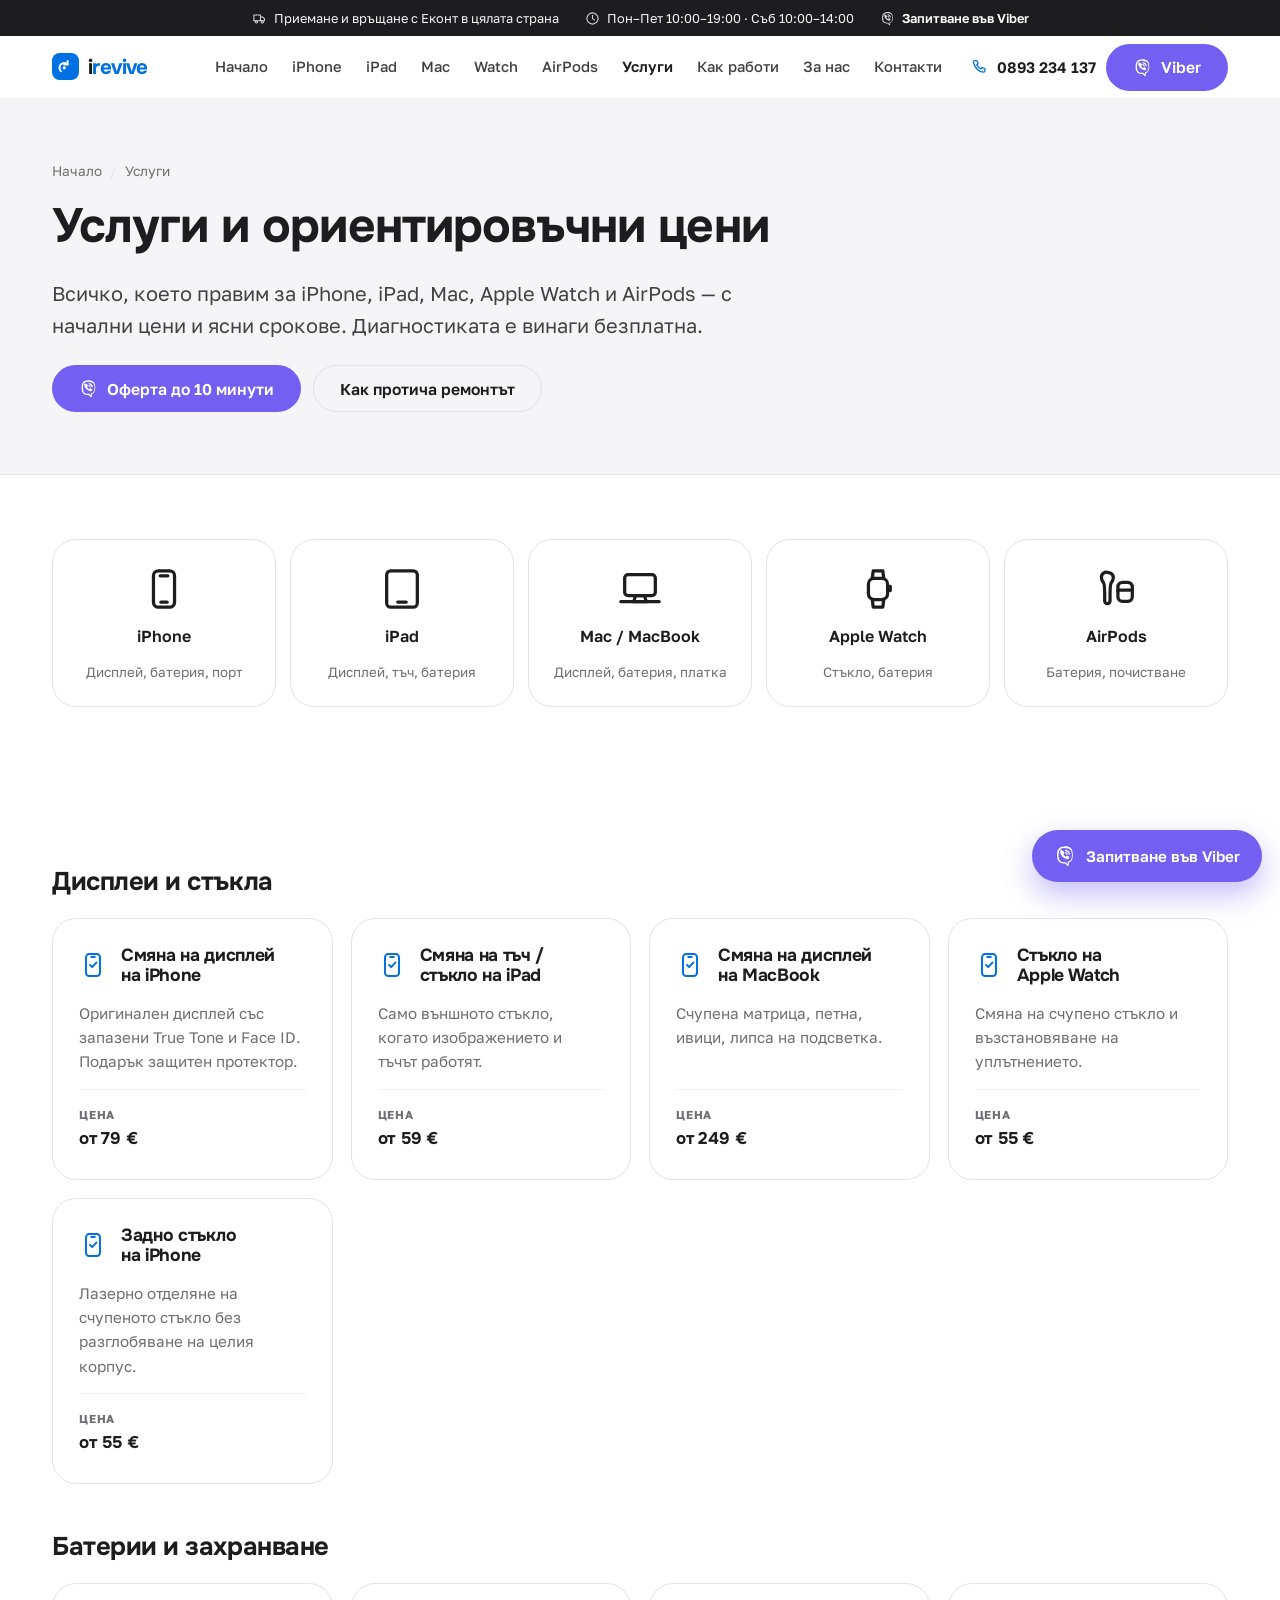
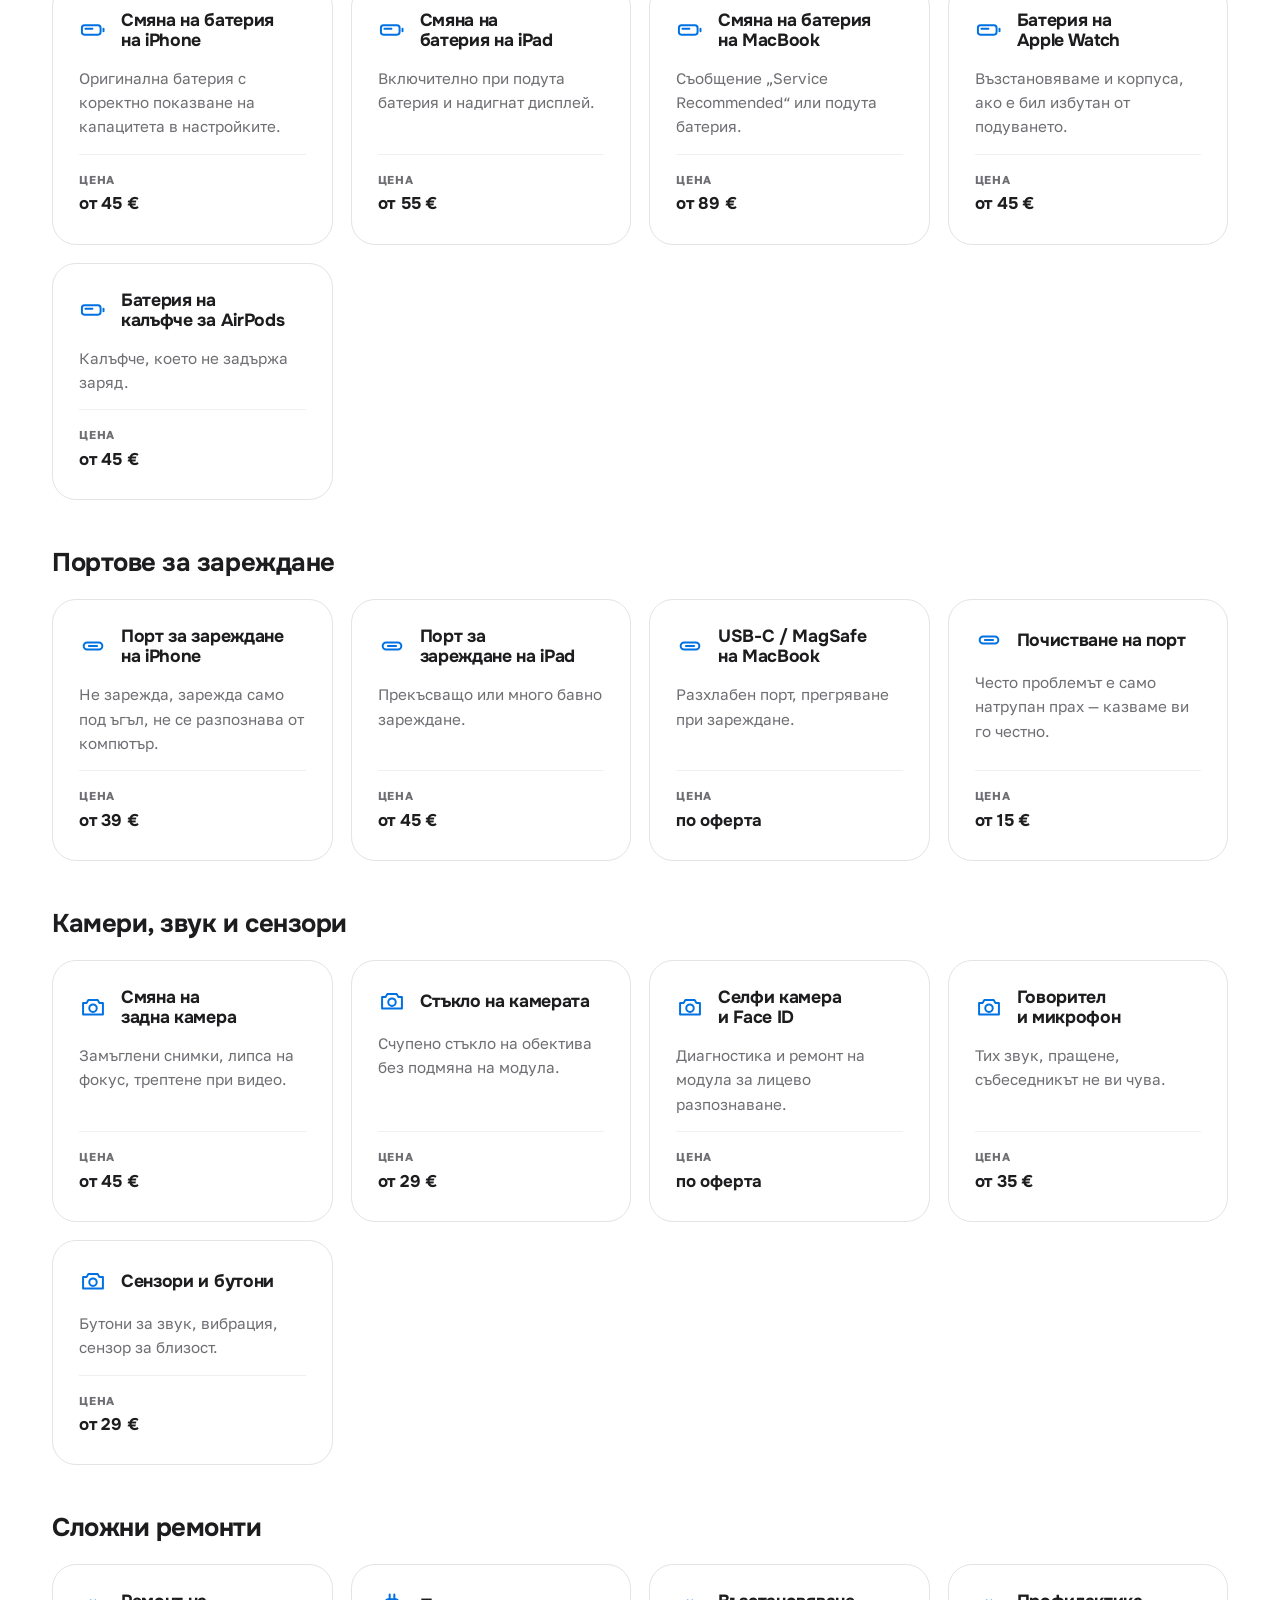
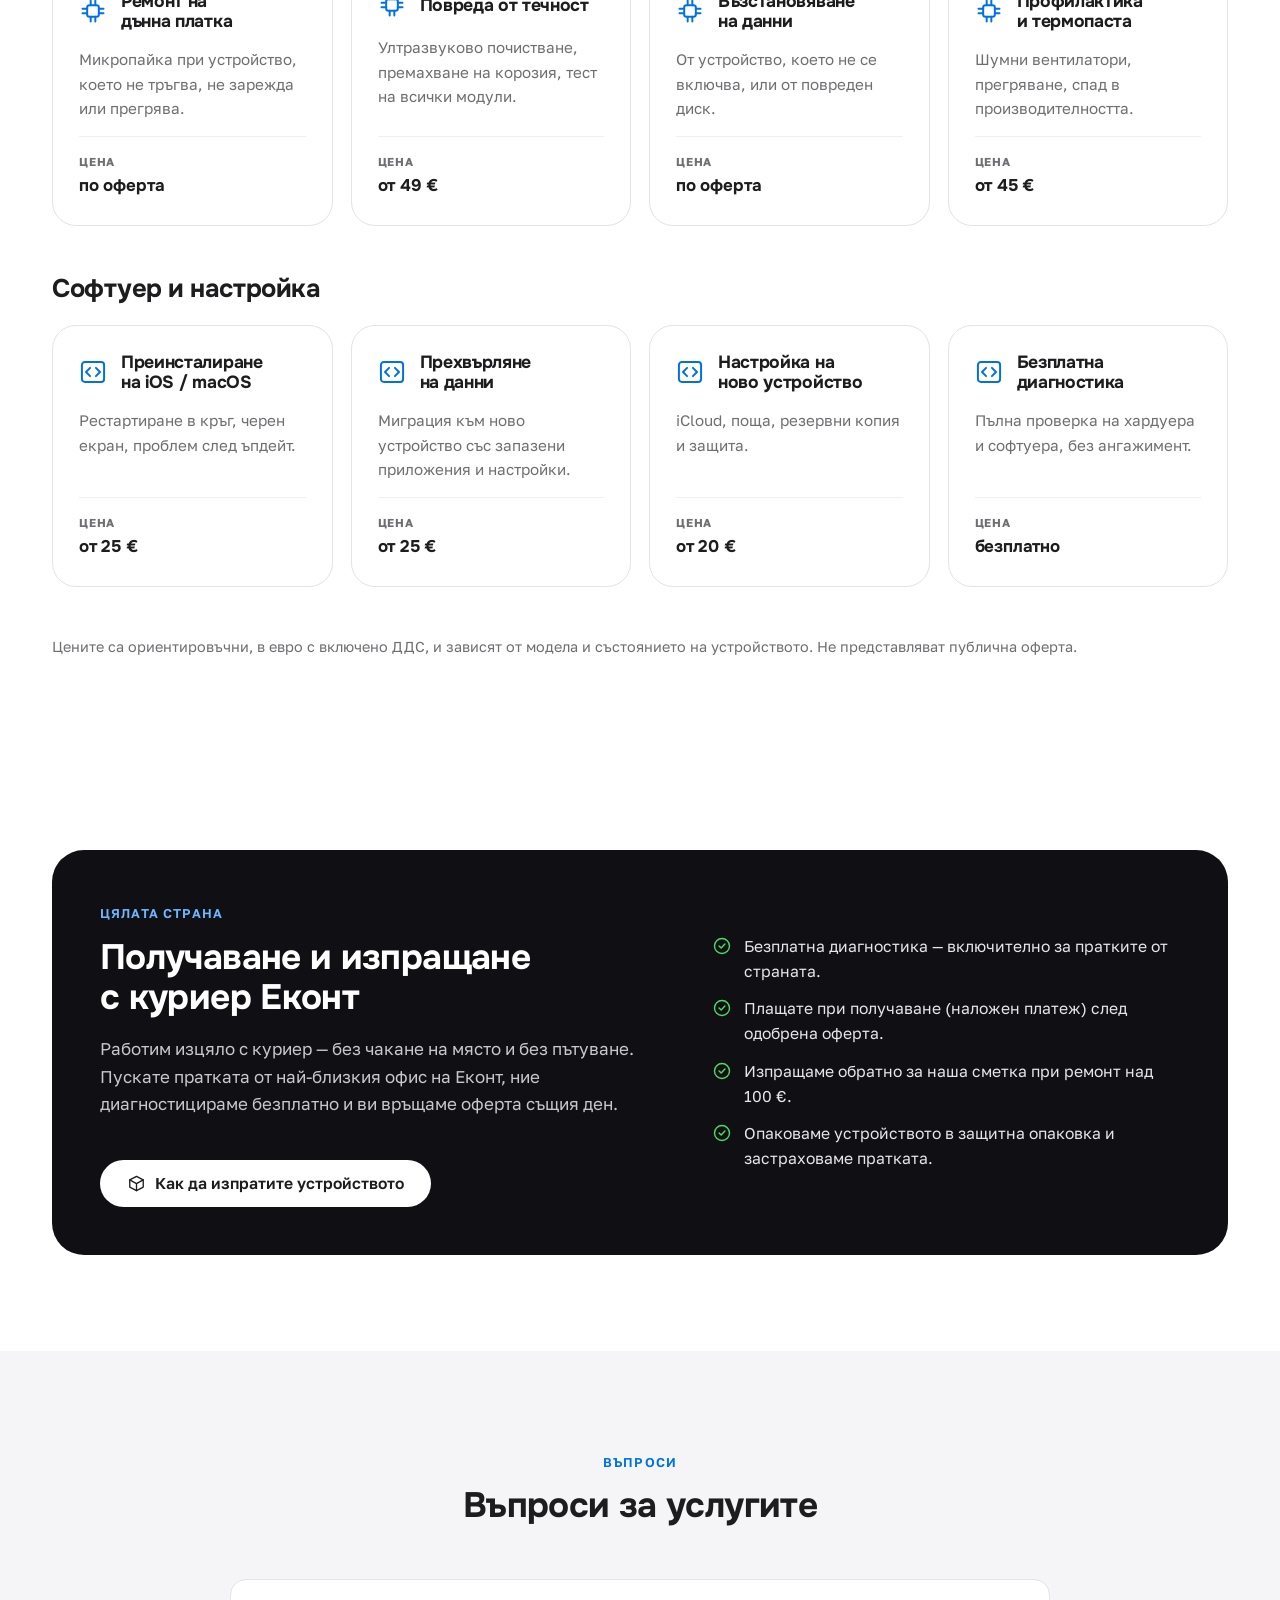
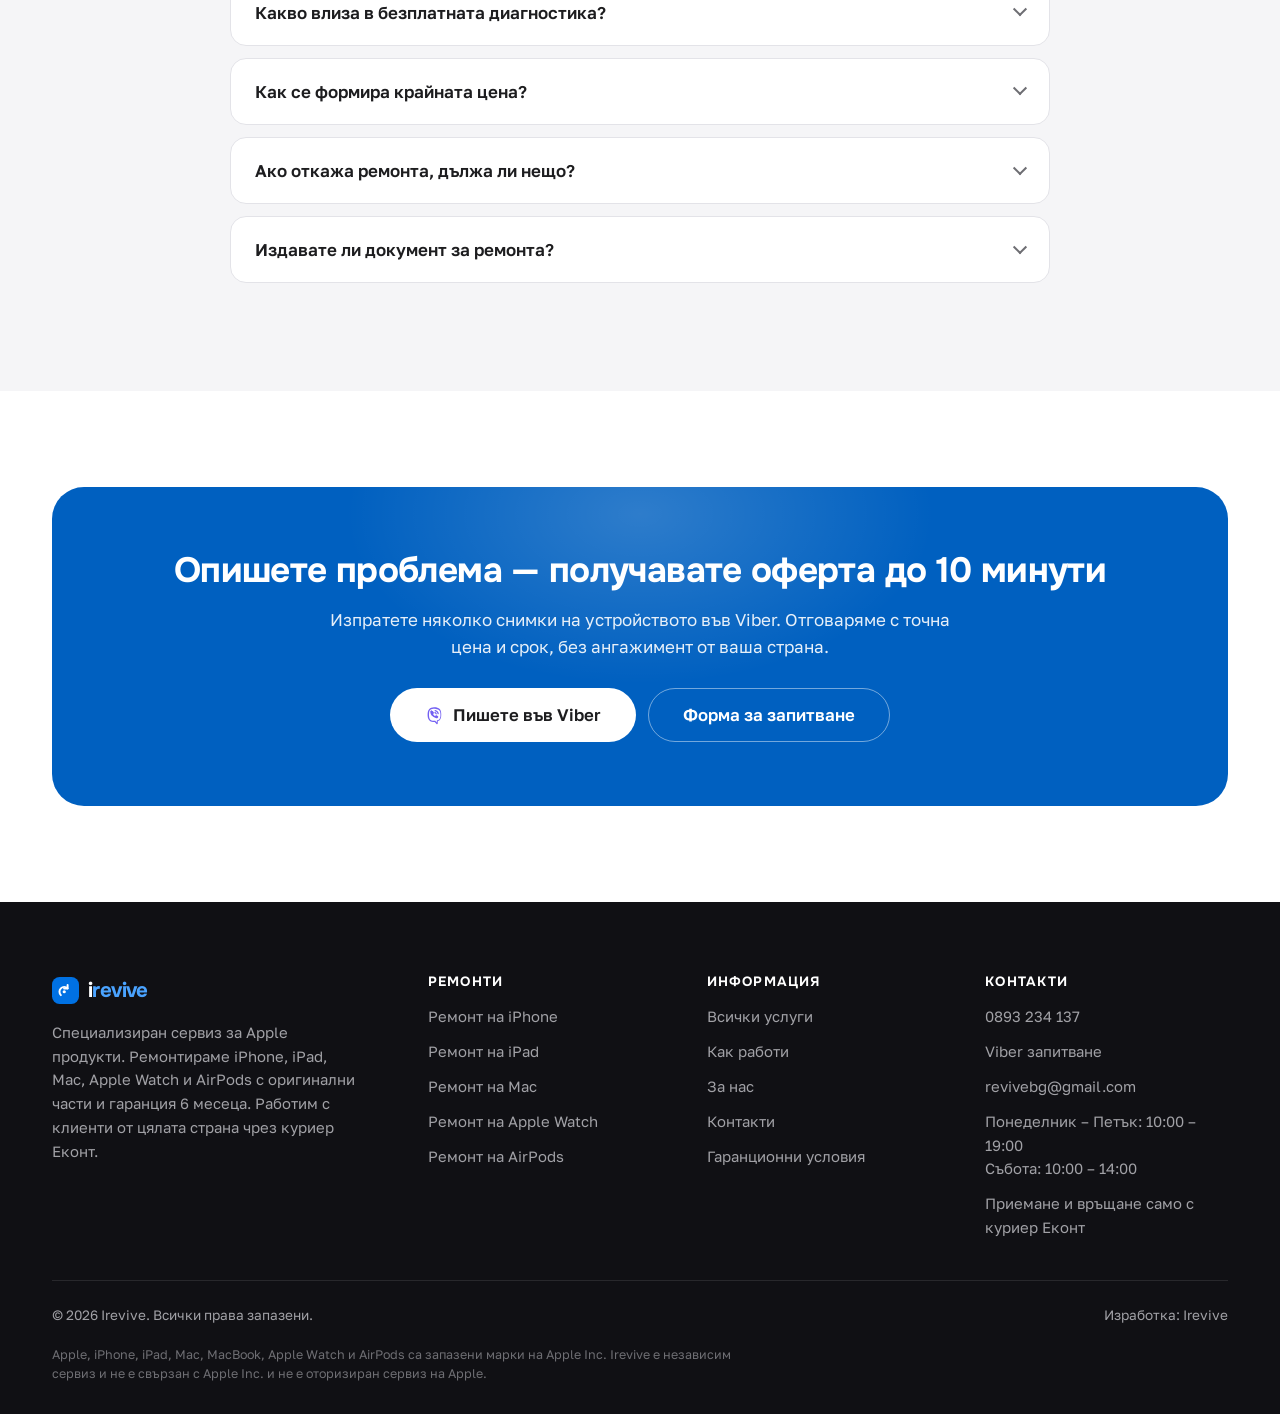
<file: uslugi.html>
<!DOCTYPE html>
<html lang="bg">
<head>
<meta charset="utf-8">
<meta name="viewport" content="width=device-width, initial-scale=1">
<title>Услуги и цени — ремонт на Apple устройства | Irevive</title>
<meta name="description" content="Пълен списък с услугите на Irevive: смяна на дисплей, батерия, порт за зареждане, камери, ремонт на дънна платка и повреди от течност. Ориентировъчни цени, безплатна диагностика и приемане с Еконт.">
<meta name="theme-color" content="#ffffff">
<link rel="canonical" href="https://irevive.bg/uslugi.html">
<meta property="og:type" content="website">
<meta property="og:site_name" content="Irevive">
<meta property="og:title" content="Услуги и цени — ремонт на Apple устройства | Irevive">
<meta property="og:description" content="Пълен списък с услугите на Irevive: смяна на дисплей, батерия, порт за зареждане, камери, ремонт на дънна платка и повреди от течност. Ориентировъчни цени, безплатна диагностика и приемане с Еконт.">
<meta property="og:url" content="https://irevive.bg/uslugi.html">
<meta property="og:locale" content="bg_BG">
<meta name="twitter:card" content="summary_large_image">
<link rel="preconnect" href="https://fonts.googleapis.com">
<link rel="preconnect" href="https://fonts.gstatic.com" crossorigin>
<link rel="stylesheet" href="https://fonts.googleapis.com/css2?family=Onest:wght@500;600;700;800&family=Golos+Text:wght@400;500;600;700&display=swap">
<link rel="icon" href="assets/favicon.svg?v=236bb618" type="image/svg+xml">
<link rel="apple-touch-icon" href="assets/favicon.svg?v=236bb618">
<link rel="stylesheet" href="css/styles.css?v=cdbb48c2">
<script type="application/ld+json">
{
  "@context": "https://schema.org",
  "@type": "Organization",
  "@id": "https://irevive.bg/#organization",
  "name": "Irevive",
  "description": "Специализиран сервиз за Apple продукти — iPhone, iPad, Mac, Apple Watch и AirPods. Безплатна диагностика, оригинални части, 6 месеца гаранция, приемане и връщане с куриер Еконт.",
  "url": "https://irevive.bg/",
  "email": "revivebg@gmail.com",
  "telephone": "+359893234137",
  "areaServed": { "@type": "Country", "name": "България" },
  "contactPoint": {
    "@type": "ContactPoint",
    "telephone": "+359893234137",
    "contactType": "customer service",
    "availableLanguage": ["bg"],
    "hoursAvailable": [
      { "@type": "OpeningHoursSpecification",
        "dayOfWeek": ["Monday","Tuesday","Wednesday","Thursday","Friday"],
        "opens": "10:00", "closes": "19:00" },
      { "@type": "OpeningHoursSpecification",
        "dayOfWeek": "Saturday", "opens": "10:00", "closes": "14:00" }
    ]
  }
}
</script>
<script type="application/ld+json">
{
  "@context": "https://schema.org",
  "@type": "FAQPage",
  "mainEntity": [
    {
      "@type": "Question",
      "name": "Какво влиза в безплатната диагностика?",
      "acceptedAnswer": {
        "@type": "Answer",
        "text": "Проверка на дисплея и тъча, батерията и нейния капацитет, зареждането, камерите, говорителите, микрофоните, сензорите и мрежовите модули, както и оглед за следи от течност и предишна намеса."
      }
    },
    {
      "@type": "Question",
      "name": "Как се формира крайната цена?",
      "acceptedAnswer": {
        "@type": "Answer",
        "text": "Цената включва частта и труда — без скрити такси. След диагностиката получавате окончателна оферта и работим само след вашето потвърждение."
      }
    },
    {
      "@type": "Question",
      "name": "Ако откажа ремонта, дължа ли нещо?",
      "acceptedAnswer": {
        "@type": "Answer",
        "text": "Не. Диагностиката е безплатна, а устройството ви се връща в състоянието, в което сте го предали."
      }
    },
    {
      "@type": "Question",
      "name": "Издавате ли документ за ремонта?",
      "acceptedAnswer": {
        "@type": "Answer",
        "text": "Да. Всеки ремонт се придружава от документ с описание на извършената работа, вложената част и гаранционния срок."
      }
    }
  ]
}
</script>
</head>
<body>
<a class="skip-link" href="#main">Към съдържанието</a>

<div class="topbar">
  <div class="container topbar__inner">
    <span><svg width="24" height="24" viewBox="0 0 24 24" fill="none" stroke="currentColor" stroke-width="1.7" stroke-linecap="round" stroke-linejoin="round" aria-hidden="true"><path d="M3 6.5h10.5v9H3zM13.5 9.5H17l3 3v3h-6.5z"/><circle cx="7" cy="17.5" r="1.8"/><circle cx="16.5" cy="17.5" r="1.8"/></svg> Приемане и връщане с Еконт в цялата страна</span>
    <span><svg width="24" height="24" viewBox="0 0 24 24" fill="none" stroke="currentColor" stroke-width="1.7" stroke-linecap="round" stroke-linejoin="round" aria-hidden="true"><circle cx="12" cy="12" r="9"/><path d="M12 7v5.2l3.2 2"/></svg> Пон–Пет 10:00–19:00 · Съб 10:00–14:00</span>
    <span><svg width="24" height="24" viewBox="0 0 24 24" fill="currentColor" aria-hidden="true"><path d="M11.4 1.5c2.6-.1 5.4.3 7.2 2.3 1.4 1.7 1.8 4 1.9 6.1.1 2.2 0 4.5-1 6.5-.7 1.4-2 2.3-3.4 2.8v2.9c0 .8-1 1.2-1.5.6l-2.4-2.6c-2.2.05-4.5-.2-6.3-1.6-1.6-1.3-2.3-3.3-2.5-5.3-.2-2.3-.2-4.7.5-6.9C4.6 4.3 6 2.9 7.8 2.2c1.1-.45 2.4-.6 3.6-.7Zm.2 1.9c-1.7.1-3.5.3-4.8 1.4-1 .9-1.4 2.3-1.6 3.6-.25 1.9-.25 3.9.1 5.8.25 1.3.8 2.6 1.9 3.4 1.5 1.1 3.5 1.2 5.3 1.15.3 0 .5.1.7.3l1.7 1.85v-2c0-.4.3-.75.7-.85 1.3-.3 2.5-1 3.1-2.2.7-1.4.85-3.1.85-4.7 0-1.8-.15-3.7-1.1-5.2-1-1.5-2.9-2.1-4.6-2.3-.75-.1-1.5-.15-2.25-.15ZM9.15 6.2c.35-.1.7.05.9.35l1.15 1.7c.25.4.15.9-.2 1.2l-.5.4c-.2.2-.25.4-.15.6.45.95 1.2 1.7 2.15 2.15.2.1.45.05.6-.15l.4-.5c.3-.35.8-.45 1.2-.2l1.7 1.15c.3.2.45.55.35.9-.3 1.05-1.35 1.8-2.45 1.6-2-.35-3.7-1.35-5-2.65-1.3-1.3-2.3-3-2.65-5-.2-1.1.55-2.15 1.6-2.45Zm2.9-.5a.75.75 0 0 1 .85-.6c2.35.35 4.15 2.15 4.5 4.5a.75.75 0 0 1-1.5.25 3.85 3.85 0 0 0-3.25-3.25.75.75 0 0 1-.6-.9Zm-.25 2.5a.75.75 0 0 1 .9-.55 3 3 0 0 1 2.2 2.2.75.75 0 0 1-1.45.35 1.5 1.5 0 0 0-1.1-1.1.75.75 0 0 1-.55-.9Z"/></svg> <a href="viber://chat?number=%2B359893234137">Запитване във Viber</a></span>
  </div>
</div>

<header class="header">
  <div class="container header__inner">
    <a class="logo" href="index.html">
      <svg width="32" height="32" viewBox="0 0 32 32" aria-hidden="true"><rect width="32" height="32" rx="9" fill="#0071e3"/><path d="M10.5 21.5c-2.2-2.2-2.2-5.8 0-8s5.8-2.2 8 0" fill="none" stroke="#fff" stroke-width="2.3" stroke-linecap="round"/><path d="M18.5 9.5v4.2h-4.2" fill="none" stroke="#fff" stroke-width="2.3" stroke-linecap="round" stroke-linejoin="round"/><circle cx="14.5" cy="17.5" r="1.9" fill="#fff"/></svg>
      <span>i<em>revive</em></span>
    </a>

    <nav class="nav" id="main-nav" aria-label="Основна навигация">
        <a href="index.html">Начало</a>
        <a href="iphone.html">iPhone</a>
        <a href="ipad.html">iPad</a>
        <a href="mac.html">Mac</a>
        <a href="apple-watch.html">Watch</a>
        <a href="airpods.html">AirPods</a>
        <a href="uslugi.html" aria-current="page">Услуги</a>
        <a href="kak-raboti.html">Как работи</a>
        <a href="za-nas.html">За нас</a>
        <a href="kontakti.html">Контакти</a>
      <a class="btn btn--viber" href="viber://chat?number=%2B359893234137"><svg width="24" height="24" viewBox="0 0 24 24" fill="currentColor" aria-hidden="true"><path d="M11.4 1.5c2.6-.1 5.4.3 7.2 2.3 1.4 1.7 1.8 4 1.9 6.1.1 2.2 0 4.5-1 6.5-.7 1.4-2 2.3-3.4 2.8v2.9c0 .8-1 1.2-1.5.6l-2.4-2.6c-2.2.05-4.5-.2-6.3-1.6-1.6-1.3-2.3-3.3-2.5-5.3-.2-2.3-.2-4.7.5-6.9C4.6 4.3 6 2.9 7.8 2.2c1.1-.45 2.4-.6 3.6-.7Zm.2 1.9c-1.7.1-3.5.3-4.8 1.4-1 .9-1.4 2.3-1.6 3.6-.25 1.9-.25 3.9.1 5.8.25 1.3.8 2.6 1.9 3.4 1.5 1.1 3.5 1.2 5.3 1.15.3 0 .5.1.7.3l1.7 1.85v-2c0-.4.3-.75.7-.85 1.3-.3 2.5-1 3.1-2.2.7-1.4.85-3.1.85-4.7 0-1.8-.15-3.7-1.1-5.2-1-1.5-2.9-2.1-4.6-2.3-.75-.1-1.5-.15-2.25-.15ZM9.15 6.2c.35-.1.7.05.9.35l1.15 1.7c.25.4.15.9-.2 1.2l-.5.4c-.2.2-.25.4-.15.6.45.95 1.2 1.7 2.15 2.15.2.1.45.05.6-.15l.4-.5c.3-.35.8-.45 1.2-.2l1.7 1.15c.3.2.45.55.35.9-.3 1.05-1.35 1.8-2.45 1.6-2-.35-3.7-1.35-5-2.65-1.3-1.3-2.3-3-2.65-5-.2-1.1.55-2.15 1.6-2.45Zm2.9-.5a.75.75 0 0 1 .85-.6c2.35.35 4.15 2.15 4.5 4.5a.75.75 0 0 1-1.5.25 3.85 3.85 0 0 0-3.25-3.25.75.75 0 0 1-.6-.9Zm-.25 2.5a.75.75 0 0 1 .9-.55 3 3 0 0 1 2.2 2.2.75.75 0 0 1-1.45.35 1.5 1.5 0 0 0-1.1-1.1.75.75 0 0 1-.55-.9Z"/></svg> Запитване във Viber</a>
    </nav>

    <div class="header__actions">
      <a class="header__phone" href="tel:+359893234137"><svg width="24" height="24" viewBox="0 0 24 24" fill="none" stroke="currentColor" stroke-width="1.7" stroke-linecap="round" stroke-linejoin="round" aria-hidden="true"><path d="M5 3.5h3l1.6 4-2 1.4a11.5 11.5 0 0 0 5.5 5.5l1.4-2 4 1.6v3a1.9 1.9 0 0 1-2.1 1.9C9.9 18.3 5.7 14.1 3.1 5.6A1.9 1.9 0 0 1 5 3.5Z"/></svg> 0893 234 137</a>
      <a class="btn btn--viber" href="viber://chat?number=%2B359893234137"><svg width="24" height="24" viewBox="0 0 24 24" fill="currentColor" aria-hidden="true"><path d="M11.4 1.5c2.6-.1 5.4.3 7.2 2.3 1.4 1.7 1.8 4 1.9 6.1.1 2.2 0 4.5-1 6.5-.7 1.4-2 2.3-3.4 2.8v2.9c0 .8-1 1.2-1.5.6l-2.4-2.6c-2.2.05-4.5-.2-6.3-1.6-1.6-1.3-2.3-3.3-2.5-5.3-.2-2.3-.2-4.7.5-6.9C4.6 4.3 6 2.9 7.8 2.2c1.1-.45 2.4-.6 3.6-.7Zm.2 1.9c-1.7.1-3.5.3-4.8 1.4-1 .9-1.4 2.3-1.6 3.6-.25 1.9-.25 3.9.1 5.8.25 1.3.8 2.6 1.9 3.4 1.5 1.1 3.5 1.2 5.3 1.15.3 0 .5.1.7.3l1.7 1.85v-2c0-.4.3-.75.7-.85 1.3-.3 2.5-1 3.1-2.2.7-1.4.85-3.1.85-4.7 0-1.8-.15-3.7-1.1-5.2-1-1.5-2.9-2.1-4.6-2.3-.75-.1-1.5-.15-2.25-.15ZM9.15 6.2c.35-.1.7.05.9.35l1.15 1.7c.25.4.15.9-.2 1.2l-.5.4c-.2.2-.25.4-.15.6.45.95 1.2 1.7 2.15 2.15.2.1.45.05.6-.15l.4-.5c.3-.35.8-.45 1.2-.2l1.7 1.15c.3.2.45.55.35.9-.3 1.05-1.35 1.8-2.45 1.6-2-.35-3.7-1.35-5-2.65-1.3-1.3-2.3-3-2.65-5-.2-1.1.55-2.15 1.6-2.45Zm2.9-.5a.75.75 0 0 1 .85-.6c2.35.35 4.15 2.15 4.5 4.5a.75.75 0 0 1-1.5.25 3.85 3.85 0 0 0-3.25-3.25.75.75 0 0 1-.6-.9Zm-.25 2.5a.75.75 0 0 1 .9-.55 3 3 0 0 1 2.2 2.2.75.75 0 0 1-1.45.35 1.5 1.5 0 0 0-1.1-1.1.75.75 0 0 1-.55-.9Z"/></svg> Viber</a>
      <button class="burger" type="button" aria-label="Меню" aria-expanded="false"
              aria-controls="main-nav"><span></span></button>
    </div>
  </div>
</header>

<main id="main">

<section class="page-hero">
  <div class="container">
    <ul class="breadcrumbs">
      <li><a href="index.html">Начало</a></li>
      <li>Услуги</li>
    </ul>
    <div style="max-width:760px">
      <h1>Услуги и ориентировъчни цени</h1>
      <p class="lead">Всичко, което правим за iPhone, iPad, Mac, Apple Watch и AirPods —
        с начални цени и ясни срокове. Диагностиката е винаги безплатна.</p>
      <div class="btn-row" style="margin-top:24px">
        <a class="btn btn--viber" href="viber://chat?number=%2B359893234137"><svg width="24" height="24" viewBox="0 0 24 24" fill="currentColor" aria-hidden="true"><path d="M11.4 1.5c2.6-.1 5.4.3 7.2 2.3 1.4 1.7 1.8 4 1.9 6.1.1 2.2 0 4.5-1 6.5-.7 1.4-2 2.3-3.4 2.8v2.9c0 .8-1 1.2-1.5.6l-2.4-2.6c-2.2.05-4.5-.2-6.3-1.6-1.6-1.3-2.3-3.3-2.5-5.3-.2-2.3-.2-4.7.5-6.9C4.6 4.3 6 2.9 7.8 2.2c1.1-.45 2.4-.6 3.6-.7Zm.2 1.9c-1.7.1-3.5.3-4.8 1.4-1 .9-1.4 2.3-1.6 3.6-.25 1.9-.25 3.9.1 5.8.25 1.3.8 2.6 1.9 3.4 1.5 1.1 3.5 1.2 5.3 1.15.3 0 .5.1.7.3l1.7 1.85v-2c0-.4.3-.75.7-.85 1.3-.3 2.5-1 3.1-2.2.7-1.4.85-3.1.85-4.7 0-1.8-.15-3.7-1.1-5.2-1-1.5-2.9-2.1-4.6-2.3-.75-.1-1.5-.15-2.25-.15ZM9.15 6.2c.35-.1.7.05.9.35l1.15 1.7c.25.4.15.9-.2 1.2l-.5.4c-.2.2-.25.4-.15.6.45.95 1.2 1.7 2.15 2.15.2.1.45.05.6-.15l.4-.5c.3-.35.8-.45 1.2-.2l1.7 1.15c.3.2.45.55.35.9-.3 1.05-1.35 1.8-2.45 1.6-2-.35-3.7-1.35-5-2.65-1.3-1.3-2.3-3-2.65-5-.2-1.1.55-2.15 1.6-2.45Zm2.9-.5a.75.75 0 0 1 .85-.6c2.35.35 4.15 2.15 4.5 4.5a.75.75 0 0 1-1.5.25 3.85 3.85 0 0 0-3.25-3.25.75.75 0 0 1-.6-.9Zm-.25 2.5a.75.75 0 0 1 .9-.55 3 3 0 0 1 2.2 2.2.75.75 0 0 1-1.45.35 1.5 1.5 0 0 0-1.1-1.1.75.75 0 0 1-.55-.9Z"/></svg> Оферта до 10 минути</a>
        <a class="btn btn--ghost" href="kak-raboti.html">Как протича ремонтът</a>
      </div>
    </div>
  </div>
</section>

<section class="section section--tight">
  <div class="container">
    <div class="tiles">
      <a class="tile" href="iphone.html"><svg width="24" height="24" viewBox="0 0 24 24" fill="none" stroke="currentColor" stroke-width="1.7" stroke-linecap="round" stroke-linejoin="round" aria-hidden="true"><rect x="6.5" y="2.5" width="11" height="19" rx="2.6"/><path d="M10 5.1h4"/><path d="M10.4 18.9h3.2"/></svg><b>iPhone</b><small>Дисплей, батерия, порт</small></a>
      <a class="tile" href="ipad.html"><svg width="24" height="24" viewBox="0 0 24 24" fill="none" stroke="currentColor" stroke-width="1.7" stroke-linecap="round" stroke-linejoin="round" aria-hidden="true"><rect x="4" y="2.5" width="16" height="19" rx="2.2"/><path d="M9.8 18.8h4.4"/></svg><b>iPad</b><small>Дисплей, тъч, батерия</small></a>
      <a class="tile" href="mac.html"><svg width="24" height="24" viewBox="0 0 24 24" fill="none" stroke="currentColor" stroke-width="1.7" stroke-linecap="round" stroke-linejoin="round" aria-hidden="true"><rect x="4" y="4.5" width="16" height="11" rx="1.8"/><path d="M2 18.6h20"/><path d="M9.6 15.5h4.8l.8 3.1H8.8z"/></svg><b>Mac / MacBook</b><small>Дисплей, батерия, платка</small></a>
      <a class="tile" href="apple-watch.html"><svg width="24" height="24" viewBox="0 0 24 24" fill="none" stroke="currentColor" stroke-width="1.7" stroke-linecap="round" stroke-linejoin="round" aria-hidden="true"><rect x="7" y="6.5" width="10" height="11" rx="3"/><path d="M9 6.5 9.5 2.6h5L15 6.5M9 17.5l.5 3.9h5l.5-3.9"/><path d="M18.4 10.6v2.2"/></svg><b>Apple Watch</b><small>Стъкло, батерия</small></a>
      <a class="tile" href="airpods.html"><svg width="24" height="24" viewBox="0 0 24 24" fill="none" stroke="currentColor" stroke-width="1.7" stroke-linecap="round" stroke-linejoin="round" aria-hidden="true"><path d="M8 3.4a2.6 2.6 0 0 1 2.6 2.6c0 1.5-.7 2.2-1.2 2.9-.6.9-.5 9.3-.5 9.3a1.4 1.4 0 0 1-2.8 0s.1-8.4-.5-9.3C5.1 8.2 4.4 7.5 4.4 6A2.6 2.6 0 0 1 8 3.4Z"/><rect x="13" y="8.5" width="7.5" height="10" rx="2.4"/><path d="M13 12.6h7.5"/></svg><b>AirPods</b><small>Батерия, почистване</small></a>
    </div>
  </div>
</section>

<section class="section">
  <div class="container">
    <div style="margin-bottom:48px">
      <div class="section-head section-head--left" style="margin-bottom:22px">
        <h2 style="font-size:1.6rem">Дисплеи и стъкла</h2>
      </div>
      <div class="repairs">
        <article class="repair">
          <div class="repair__top"><svg width="24" height="24" viewBox="0 0 24 24" fill="none" stroke="currentColor" stroke-width="1.7" stroke-linecap="round" stroke-linejoin="round" aria-hidden="true"><rect x="6" y="2.5" width="12" height="19" rx="2.8"/><path d="M10.5 5.2h3"/><path d="m9.5 12 1.8 1.8L15 9.8"/></svg><h3>Смяна на дисплей на iPhone</h3></div>
          <p>Оригинален дисплей със запазени True Tone и Face ID. Подарък защитен протектор.</p>
          <div class="repair__meta"><div><span>Цена</span><b>от 79 €</b></div></div>
        </article>
        <article class="repair">
          <div class="repair__top"><svg width="24" height="24" viewBox="0 0 24 24" fill="none" stroke="currentColor" stroke-width="1.7" stroke-linecap="round" stroke-linejoin="round" aria-hidden="true"><rect x="6" y="2.5" width="12" height="19" rx="2.8"/><path d="M10.5 5.2h3"/><path d="m9.5 12 1.8 1.8L15 9.8"/></svg><h3>Смяна на тъч / стъкло на iPad</h3></div>
          <p>Само външното стъкло, когато изображението и тъчът работят.</p>
          <div class="repair__meta"><div><span>Цена</span><b>от 59 €</b></div></div>
        </article>
        <article class="repair">
          <div class="repair__top"><svg width="24" height="24" viewBox="0 0 24 24" fill="none" stroke="currentColor" stroke-width="1.7" stroke-linecap="round" stroke-linejoin="round" aria-hidden="true"><rect x="6" y="2.5" width="12" height="19" rx="2.8"/><path d="M10.5 5.2h3"/><path d="m9.5 12 1.8 1.8L15 9.8"/></svg><h3>Смяна на дисплей на MacBook</h3></div>
          <p>Счупена матрица, петна, ивици, липса на подсветка.</p>
          <div class="repair__meta"><div><span>Цена</span><b>от 249 €</b></div></div>
        </article>
        <article class="repair">
          <div class="repair__top"><svg width="24" height="24" viewBox="0 0 24 24" fill="none" stroke="currentColor" stroke-width="1.7" stroke-linecap="round" stroke-linejoin="round" aria-hidden="true"><rect x="6" y="2.5" width="12" height="19" rx="2.8"/><path d="M10.5 5.2h3"/><path d="m9.5 12 1.8 1.8L15 9.8"/></svg><h3>Стъкло на Apple Watch</h3></div>
          <p>Смяна на счупено стъкло и възстановяване на уплътнението.</p>
          <div class="repair__meta"><div><span>Цена</span><b>от 55 €</b></div></div>
        </article>
        <article class="repair">
          <div class="repair__top"><svg width="24" height="24" viewBox="0 0 24 24" fill="none" stroke="currentColor" stroke-width="1.7" stroke-linecap="round" stroke-linejoin="round" aria-hidden="true"><rect x="6" y="2.5" width="12" height="19" rx="2.8"/><path d="M10.5 5.2h3"/><path d="m9.5 12 1.8 1.8L15 9.8"/></svg><h3>Задно стъкло на iPhone</h3></div>
          <p>Лазерно отделяне на счупеното стъкло без разглобяване на целия корпус.</p>
          <div class="repair__meta"><div><span>Цена</span><b>от 55 €</b></div></div>
        </article>
      </div>
    </div>
    <div style="margin-bottom:48px">
      <div class="section-head section-head--left" style="margin-bottom:22px">
        <h2 style="font-size:1.6rem">Батерии и захранване</h2>
      </div>
      <div class="repairs">
        <article class="repair">
          <div class="repair__top"><svg width="24" height="24" viewBox="0 0 24 24" fill="none" stroke="currentColor" stroke-width="1.7" stroke-linecap="round" stroke-linejoin="round" aria-hidden="true"><rect x="2.5" y="8" width="16" height="8" rx="2.2"/><path d="M21 11v2"/><path d="M5.5 11h6"/></svg><h3>Смяна на батерия на iPhone</h3></div>
          <p>Оригинална батерия с коректно показване на капацитета в настройките.</p>
          <div class="repair__meta"><div><span>Цена</span><b>от 45 €</b></div></div>
        </article>
        <article class="repair">
          <div class="repair__top"><svg width="24" height="24" viewBox="0 0 24 24" fill="none" stroke="currentColor" stroke-width="1.7" stroke-linecap="round" stroke-linejoin="round" aria-hidden="true"><rect x="2.5" y="8" width="16" height="8" rx="2.2"/><path d="M21 11v2"/><path d="M5.5 11h6"/></svg><h3>Смяна на батерия на iPad</h3></div>
          <p>Включително при подута батерия и надигнат дисплей.</p>
          <div class="repair__meta"><div><span>Цена</span><b>от 55 €</b></div></div>
        </article>
        <article class="repair">
          <div class="repair__top"><svg width="24" height="24" viewBox="0 0 24 24" fill="none" stroke="currentColor" stroke-width="1.7" stroke-linecap="round" stroke-linejoin="round" aria-hidden="true"><rect x="2.5" y="8" width="16" height="8" rx="2.2"/><path d="M21 11v2"/><path d="M5.5 11h6"/></svg><h3>Смяна на батерия на MacBook</h3></div>
          <p>Съобщение „Service Recommended“ или подута батерия.</p>
          <div class="repair__meta"><div><span>Цена</span><b>от 89 €</b></div></div>
        </article>
        <article class="repair">
          <div class="repair__top"><svg width="24" height="24" viewBox="0 0 24 24" fill="none" stroke="currentColor" stroke-width="1.7" stroke-linecap="round" stroke-linejoin="round" aria-hidden="true"><rect x="2.5" y="8" width="16" height="8" rx="2.2"/><path d="M21 11v2"/><path d="M5.5 11h6"/></svg><h3>Батерия на Apple Watch</h3></div>
          <p>Възстановяваме и корпуса, ако е бил избутан от подуването.</p>
          <div class="repair__meta"><div><span>Цена</span><b>от 45 €</b></div></div>
        </article>
        <article class="repair">
          <div class="repair__top"><svg width="24" height="24" viewBox="0 0 24 24" fill="none" stroke="currentColor" stroke-width="1.7" stroke-linecap="round" stroke-linejoin="round" aria-hidden="true"><rect x="2.5" y="8" width="16" height="8" rx="2.2"/><path d="M21 11v2"/><path d="M5.5 11h6"/></svg><h3>Батерия на калъфче за AirPods</h3></div>
          <p>Калъфче, което не задържа заряд.</p>
          <div class="repair__meta"><div><span>Цена</span><b>от 45 €</b></div></div>
        </article>
      </div>
    </div>
    <div style="margin-bottom:48px">
      <div class="section-head section-head--left" style="margin-bottom:22px">
        <h2 style="font-size:1.6rem">Портове за зареждане</h2>
      </div>
      <div class="repairs">
        <article class="repair">
          <div class="repair__top"><svg width="24" height="24" viewBox="0 0 24 24" fill="none" stroke="currentColor" stroke-width="1.7" stroke-linecap="round" stroke-linejoin="round" aria-hidden="true"><rect x="4" y="9" width="16" height="6" rx="3"/><path d="M8.5 12h7"/></svg><h3>Порт за зареждане на iPhone</h3></div>
          <p>Не зарежда, зарежда само под ъгъл, не се разпознава от компютър.</p>
          <div class="repair__meta"><div><span>Цена</span><b>от 39 €</b></div></div>
        </article>
        <article class="repair">
          <div class="repair__top"><svg width="24" height="24" viewBox="0 0 24 24" fill="none" stroke="currentColor" stroke-width="1.7" stroke-linecap="round" stroke-linejoin="round" aria-hidden="true"><rect x="4" y="9" width="16" height="6" rx="3"/><path d="M8.5 12h7"/></svg><h3>Порт за зареждане на iPad</h3></div>
          <p>Прекъсващо или много бавно зареждане.</p>
          <div class="repair__meta"><div><span>Цена</span><b>от 45 €</b></div></div>
        </article>
        <article class="repair">
          <div class="repair__top"><svg width="24" height="24" viewBox="0 0 24 24" fill="none" stroke="currentColor" stroke-width="1.7" stroke-linecap="round" stroke-linejoin="round" aria-hidden="true"><rect x="4" y="9" width="16" height="6" rx="3"/><path d="M8.5 12h7"/></svg><h3>USB-C / MagSafe на MacBook</h3></div>
          <p>Разхлабен порт, прегряване при зареждане.</p>
          <div class="repair__meta"><div><span>Цена</span><b>по оферта</b></div></div>
        </article>
        <article class="repair">
          <div class="repair__top"><svg width="24" height="24" viewBox="0 0 24 24" fill="none" stroke="currentColor" stroke-width="1.7" stroke-linecap="round" stroke-linejoin="round" aria-hidden="true"><rect x="4" y="9" width="16" height="6" rx="3"/><path d="M8.5 12h7"/></svg><h3>Почистване на порт</h3></div>
          <p>Често проблемът е само натрупан прах — казваме ви го честно.</p>
          <div class="repair__meta"><div><span>Цена</span><b>от 15 €</b></div></div>
        </article>
      </div>
    </div>
    <div style="margin-bottom:48px">
      <div class="section-head section-head--left" style="margin-bottom:22px">
        <h2 style="font-size:1.6rem">Камери, звук и сензори</h2>
      </div>
      <div class="repairs">
        <article class="repair">
          <div class="repair__top"><svg width="24" height="24" viewBox="0 0 24 24" fill="none" stroke="currentColor" stroke-width="1.7" stroke-linecap="round" stroke-linejoin="round" aria-hidden="true"><path d="M3.5 8.5h3l1.5-2.5h8L17.5 8.5h3v10h-17z"/><circle cx="12" cy="13" r="3.2"/></svg><h3>Смяна на задна камера</h3></div>
          <p>Замъглени снимки, липса на фокус, трептене при видео.</p>
          <div class="repair__meta"><div><span>Цена</span><b>от 45 €</b></div></div>
        </article>
        <article class="repair">
          <div class="repair__top"><svg width="24" height="24" viewBox="0 0 24 24" fill="none" stroke="currentColor" stroke-width="1.7" stroke-linecap="round" stroke-linejoin="round" aria-hidden="true"><path d="M3.5 8.5h3l1.5-2.5h8L17.5 8.5h3v10h-17z"/><circle cx="12" cy="13" r="3.2"/></svg><h3>Стъкло на камерата</h3></div>
          <p>Счупено стъкло на обектива без подмяна на модула.</p>
          <div class="repair__meta"><div><span>Цена</span><b>от 29 €</b></div></div>
        </article>
        <article class="repair">
          <div class="repair__top"><svg width="24" height="24" viewBox="0 0 24 24" fill="none" stroke="currentColor" stroke-width="1.7" stroke-linecap="round" stroke-linejoin="round" aria-hidden="true"><path d="M3.5 8.5h3l1.5-2.5h8L17.5 8.5h3v10h-17z"/><circle cx="12" cy="13" r="3.2"/></svg><h3>Селфи камера и Face ID</h3></div>
          <p>Диагностика и ремонт на модула за лицево разпознаване.</p>
          <div class="repair__meta"><div><span>Цена</span><b>по оферта</b></div></div>
        </article>
        <article class="repair">
          <div class="repair__top"><svg width="24" height="24" viewBox="0 0 24 24" fill="none" stroke="currentColor" stroke-width="1.7" stroke-linecap="round" stroke-linejoin="round" aria-hidden="true"><path d="M3.5 8.5h3l1.5-2.5h8L17.5 8.5h3v10h-17z"/><circle cx="12" cy="13" r="3.2"/></svg><h3>Говорител и микрофон</h3></div>
          <p>Тих звук, пращене, събеседникът не ви чува.</p>
          <div class="repair__meta"><div><span>Цена</span><b>от 35 €</b></div></div>
        </article>
        <article class="repair">
          <div class="repair__top"><svg width="24" height="24" viewBox="0 0 24 24" fill="none" stroke="currentColor" stroke-width="1.7" stroke-linecap="round" stroke-linejoin="round" aria-hidden="true"><path d="M3.5 8.5h3l1.5-2.5h8L17.5 8.5h3v10h-17z"/><circle cx="12" cy="13" r="3.2"/></svg><h3>Сензори и бутони</h3></div>
          <p>Бутони за звук, вибрация, сензор за близост.</p>
          <div class="repair__meta"><div><span>Цена</span><b>от 29 €</b></div></div>
        </article>
      </div>
    </div>
    <div style="margin-bottom:48px">
      <div class="section-head section-head--left" style="margin-bottom:22px">
        <h2 style="font-size:1.6rem">Сложни ремонти</h2>
      </div>
      <div class="repairs">
        <article class="repair">
          <div class="repair__top"><svg width="24" height="24" viewBox="0 0 24 24" fill="none" stroke="currentColor" stroke-width="1.7" stroke-linecap="round" stroke-linejoin="round" aria-hidden="true"><rect x="7" y="7" width="10" height="10" rx="2"/><path d="M10 3v4M14 3v4M10 17v4M14 17v4M3 10h4M3 14h4M17 10h4M17 14h4"/></svg><h3>Ремонт на дънна платка</h3></div>
          <p>Микропайка при устройство, което не тръгва, не зарежда или прегрява.</p>
          <div class="repair__meta"><div><span>Цена</span><b>по оферта</b></div></div>
        </article>
        <article class="repair">
          <div class="repair__top"><svg width="24" height="24" viewBox="0 0 24 24" fill="none" stroke="currentColor" stroke-width="1.7" stroke-linecap="round" stroke-linejoin="round" aria-hidden="true"><rect x="7" y="7" width="10" height="10" rx="2"/><path d="M10 3v4M14 3v4M10 17v4M14 17v4M3 10h4M3 14h4M17 10h4M17 14h4"/></svg><h3>Повреда от течност</h3></div>
          <p>Ултразвуково почистване, премахване на корозия, тест на всички модули.</p>
          <div class="repair__meta"><div><span>Цена</span><b>от 49 €</b></div></div>
        </article>
        <article class="repair">
          <div class="repair__top"><svg width="24" height="24" viewBox="0 0 24 24" fill="none" stroke="currentColor" stroke-width="1.7" stroke-linecap="round" stroke-linejoin="round" aria-hidden="true"><rect x="7" y="7" width="10" height="10" rx="2"/><path d="M10 3v4M14 3v4M10 17v4M14 17v4M3 10h4M3 14h4M17 10h4M17 14h4"/></svg><h3>Възстановяване на данни</h3></div>
          <p>От устройство, което не се включва, или от повреден диск.</p>
          <div class="repair__meta"><div><span>Цена</span><b>по оферта</b></div></div>
        </article>
        <article class="repair">
          <div class="repair__top"><svg width="24" height="24" viewBox="0 0 24 24" fill="none" stroke="currentColor" stroke-width="1.7" stroke-linecap="round" stroke-linejoin="round" aria-hidden="true"><rect x="7" y="7" width="10" height="10" rx="2"/><path d="M10 3v4M14 3v4M10 17v4M14 17v4M3 10h4M3 14h4M17 10h4M17 14h4"/></svg><h3>Профилактика и термопаста</h3></div>
          <p>Шумни вентилатори, прегряване, спад в производителността.</p>
          <div class="repair__meta"><div><span>Цена</span><b>от 45 €</b></div></div>
        </article>
      </div>
    </div>
    <div style="margin-bottom:48px">
      <div class="section-head section-head--left" style="margin-bottom:22px">
        <h2 style="font-size:1.6rem">Софтуер и настройка</h2>
      </div>
      <div class="repairs">
        <article class="repair">
          <div class="repair__top"><svg width="24" height="24" viewBox="0 0 24 24" fill="none" stroke="currentColor" stroke-width="1.7" stroke-linecap="round" stroke-linejoin="round" aria-hidden="true"><path d="M9.5 8.5 6 12l3.5 3.5M14.5 8.5 18 12l-3.5 3.5"/><rect x="2.5" y="3.5" width="19" height="17" rx="2.5"/></svg><h3>Преинсталиране на iOS / macOS</h3></div>
          <p>Рестартиране в кръг, черен екран, проблем след ъпдейт.</p>
          <div class="repair__meta"><div><span>Цена</span><b>от 25 €</b></div></div>
        </article>
        <article class="repair">
          <div class="repair__top"><svg width="24" height="24" viewBox="0 0 24 24" fill="none" stroke="currentColor" stroke-width="1.7" stroke-linecap="round" stroke-linejoin="round" aria-hidden="true"><path d="M9.5 8.5 6 12l3.5 3.5M14.5 8.5 18 12l-3.5 3.5"/><rect x="2.5" y="3.5" width="19" height="17" rx="2.5"/></svg><h3>Прехвърляне на данни</h3></div>
          <p>Миграция към ново устройство със запазени приложения и настройки.</p>
          <div class="repair__meta"><div><span>Цена</span><b>от 25 €</b></div></div>
        </article>
        <article class="repair">
          <div class="repair__top"><svg width="24" height="24" viewBox="0 0 24 24" fill="none" stroke="currentColor" stroke-width="1.7" stroke-linecap="round" stroke-linejoin="round" aria-hidden="true"><path d="M9.5 8.5 6 12l3.5 3.5M14.5 8.5 18 12l-3.5 3.5"/><rect x="2.5" y="3.5" width="19" height="17" rx="2.5"/></svg><h3>Настройка на ново устройство</h3></div>
          <p>iCloud, поща, резервни копия и защита.</p>
          <div class="repair__meta"><div><span>Цена</span><b>от 20 €</b></div></div>
        </article>
        <article class="repair">
          <div class="repair__top"><svg width="24" height="24" viewBox="0 0 24 24" fill="none" stroke="currentColor" stroke-width="1.7" stroke-linecap="round" stroke-linejoin="round" aria-hidden="true"><path d="M9.5 8.5 6 12l3.5 3.5M14.5 8.5 18 12l-3.5 3.5"/><rect x="2.5" y="3.5" width="19" height="17" rx="2.5"/></svg><h3>Безплатна диагностика</h3></div>
          <p>Пълна проверка на хардуера и софтуера, без ангажимент.</p>
          <div class="repair__meta"><div><span>Цена</span><b>безплатно</b></div></div>
        </article>
      </div>
    </div>
    <p class="price-note">Цените са ориентировъчни, в евро с включено ДДС, и зависят от
      модела и състоянието на устройството. Не представляват публична оферта.</p>
  </div>
</section>

<section class="section">
  <div class="container">
    <div class="courier">
      <div>
        <span class="eyebrow" style="color:#6cb6ff">Цялата страна</span>
        <h2>Получаване и изпращане с куриер Еконт</h2>
        <p>Работим изцяло с куриер — без чакане на място и без пътуване. Пускате
          пратката от най-близкия офис на Еконт, ние диагностицираме безплатно и
          ви връщаме оферта същия ден.</p>
        <a class="btn btn--light" href="kak-raboti.html"><svg width="24" height="24" viewBox="0 0 24 24" fill="none" stroke="currentColor" stroke-width="1.7" stroke-linecap="round" stroke-linejoin="round" aria-hidden="true"><path d="M3.5 7.5 12 3l8.5 4.5v9L12 21l-8.5-4.5z"/><path d="m3.5 7.5 8.5 4.6 8.5-4.6M12 12.1V21"/></svg> Как да изпратите устройството</a>
      </div>
      <ul class="courier__list">
        <li><svg width="24" height="24" viewBox="0 0 24 24" fill="none" stroke="currentColor" stroke-width="1.7" stroke-linecap="round" stroke-linejoin="round" aria-hidden="true"><circle cx="12" cy="12" r="9"/><path d="m8.5 12 2.5 2.5 4.5-5"/></svg><span>Безплатна диагностика — включително за пратките от страната.</span></li>
        <li><svg width="24" height="24" viewBox="0 0 24 24" fill="none" stroke="currentColor" stroke-width="1.7" stroke-linecap="round" stroke-linejoin="round" aria-hidden="true"><circle cx="12" cy="12" r="9"/><path d="m8.5 12 2.5 2.5 4.5-5"/></svg><span>Плащате при получаване (наложен платеж) след одобрена оферта.</span></li>
        <li><svg width="24" height="24" viewBox="0 0 24 24" fill="none" stroke="currentColor" stroke-width="1.7" stroke-linecap="round" stroke-linejoin="round" aria-hidden="true"><circle cx="12" cy="12" r="9"/><path d="m8.5 12 2.5 2.5 4.5-5"/></svg><span>Изпращаме обратно за наша сметка при ремонт над 100 €.</span></li>
        <li><svg width="24" height="24" viewBox="0 0 24 24" fill="none" stroke="currentColor" stroke-width="1.7" stroke-linecap="round" stroke-linejoin="round" aria-hidden="true"><circle cx="12" cy="12" r="9"/><path d="m8.5 12 2.5 2.5 4.5-5"/></svg><span>Опаковаме устройството в защитна опаковка и застраховаме пратката.</span></li>
      </ul>
    </div>
  </div>
</section>

<section class="section section--alt" id="faq">
  <div class="container">
    <div class="section-head">
      <span class="eyebrow">Въпроси</span>
      <h2>Въпроси за услугите</h2>
    </div>
    <div class="faq">
      <details>
        <summary>Какво влиза в безплатната диагностика?</summary>
        <div class="faq__body">Проверка на дисплея и тъча, батерията и нейния капацитет, зареждането, камерите, говорителите, микрофоните, сензорите и мрежовите модули, както и оглед за следи от течност и предишна намеса.</div>
      </details>
      <details>
        <summary>Как се формира крайната цена?</summary>
        <div class="faq__body">Цената включва частта и труда — без скрити такси. След диагностиката получавате окончателна оферта и работим само след вашето потвърждение.</div>
      </details>
      <details>
        <summary>Ако откажа ремонта, дължа ли нещо?</summary>
        <div class="faq__body">Не. Диагностиката е безплатна, а устройството ви се връща в състоянието, в което сте го предали.</div>
      </details>
      <details>
        <summary>Издавате ли документ за ремонта?</summary>
        <div class="faq__body">Да. Всеки ремонт се придружава от документ с описание на извършената работа, вложената част и гаранционния срок.</div>
      </details>
    </div>
  </div>
</section>

<section class="section">
  <div class="container">
    <div class="cta">
      <h2>Опишете проблема — получавате оферта до 10 минути</h2>
      <p>Изпратете няколко снимки на устройството във Viber. Отговаряме с точна цена и срок, без ангажимент от ваша страна.</p>
      <div class="btn-row btn-row--center">
        <a class="btn btn--lg btn--light btn--viber-icon" href="viber://chat?number=%2B359893234137"><svg width="24" height="24" viewBox="0 0 24 24" fill="currentColor" aria-hidden="true"><path d="M11.4 1.5c2.6-.1 5.4.3 7.2 2.3 1.4 1.7 1.8 4 1.9 6.1.1 2.2 0 4.5-1 6.5-.7 1.4-2 2.3-3.4 2.8v2.9c0 .8-1 1.2-1.5.6l-2.4-2.6c-2.2.05-4.5-.2-6.3-1.6-1.6-1.3-2.3-3.3-2.5-5.3-.2-2.3-.2-4.7.5-6.9C4.6 4.3 6 2.9 7.8 2.2c1.1-.45 2.4-.6 3.6-.7Zm.2 1.9c-1.7.1-3.5.3-4.8 1.4-1 .9-1.4 2.3-1.6 3.6-.25 1.9-.25 3.9.1 5.8.25 1.3.8 2.6 1.9 3.4 1.5 1.1 3.5 1.2 5.3 1.15.3 0 .5.1.7.3l1.7 1.85v-2c0-.4.3-.75.7-.85 1.3-.3 2.5-1 3.1-2.2.7-1.4.85-3.1.85-4.7 0-1.8-.15-3.7-1.1-5.2-1-1.5-2.9-2.1-4.6-2.3-.75-.1-1.5-.15-2.25-.15ZM9.15 6.2c.35-.1.7.05.9.35l1.15 1.7c.25.4.15.9-.2 1.2l-.5.4c-.2.2-.25.4-.15.6.45.95 1.2 1.7 2.15 2.15.2.1.45.05.6-.15l.4-.5c.3-.35.8-.45 1.2-.2l1.7 1.15c.3.2.45.55.35.9-.3 1.05-1.35 1.8-2.45 1.6-2-.35-3.7-1.35-5-2.65-1.3-1.3-2.3-3-2.65-5-.2-1.1.55-2.15 1.6-2.45Zm2.9-.5a.75.75 0 0 1 .85-.6c2.35.35 4.15 2.15 4.5 4.5a.75.75 0 0 1-1.5.25 3.85 3.85 0 0 0-3.25-3.25.75.75 0 0 1-.6-.9Zm-.25 2.5a.75.75 0 0 1 .9-.55 3 3 0 0 1 2.2 2.2.75.75 0 0 1-1.45.35 1.5 1.5 0 0 0-1.1-1.1.75.75 0 0 1-.55-.9Z"/></svg> Пишете във Viber</a>
        <a class="btn btn--lg btn--outline-light" href="kontakti.html#zapitvane">Форма за запитване</a>
      </div>
    </div>
  </div>
</section>
</main>

<footer class="footer">
  <div class="container">
    <div class="footer__grid">
      <div>
        <a class="logo" href="index.html"><svg width="32" height="32" viewBox="0 0 32 32" aria-hidden="true"><rect width="32" height="32" rx="9" fill="#0071e3"/><path d="M10.5 21.5c-2.2-2.2-2.2-5.8 0-8s5.8-2.2 8 0" fill="none" stroke="#fff" stroke-width="2.3" stroke-linecap="round"/><path d="M18.5 9.5v4.2h-4.2" fill="none" stroke="#fff" stroke-width="2.3" stroke-linecap="round" stroke-linejoin="round"/><circle cx="14.5" cy="17.5" r="1.9" fill="#fff"/></svg> <span>i<em>revive</em></span></a>
        <p class="footer__about">Специализиран сервиз за Apple продукти. Ремонтираме
          iPhone, iPad, Mac, Apple Watch и AirPods с оригинални части и гаранция
          6 месеца. Работим с клиенти от цялата страна чрез куриер Еконт.</p>
      </div>
      <div>
        <h4>Ремонти</h4>
        <ul>
          <li><a href="iphone.html">Ремонт на iPhone</a></li>
          <li><a href="ipad.html">Ремонт на iPad</a></li>
          <li><a href="mac.html">Ремонт на Mac</a></li>
          <li><a href="apple-watch.html">Ремонт на Apple Watch</a></li>
          <li><a href="airpods.html">Ремонт на AirPods</a></li>
        </ul>
      </div>
      <div>
        <h4>Информация</h4>
        <ul>
          <li><a href="uslugi.html">Всички услуги</a></li>
          <li><a href="kak-raboti.html">Как работи</a></li>
          <li><a href="za-nas.html">За нас</a></li>
          <li><a href="kontakti.html">Контакти</a></li>
          <li><a href="kak-raboti.html#garanciya">Гаранционни условия</a></li>
        </ul>
      </div>
      <div>
        <h4>Контакти</h4>
        <ul>
          <li><a href="tel:+359893234137">0893 234 137</a></li>
          <li><a href="viber://chat?number=%2B359893234137">Viber запитване</a></li>
          <li><a href="mailto:revivebg@gmail.com">revivebg@gmail.com</a></li>
          <li>Понеделник – Петък: 10:00 – 19:00<br>Събота: 10:00 – 14:00</li>
          <li>Приемане и връщане само с куриер Еконт</li>
        </ul>
      </div>
    </div>
    <div class="footer__bottom">
      <span>&copy; <span id="year">2026</span> Irevive. Всички права запазени.</span>
      <span>Изработка: Irevive</span>
    </div>
    <p class="footer__disclaimer">Apple, iPhone, iPad, Mac, MacBook, Apple Watch и AirPods
      са запазени марки на Apple Inc. Irevive е независим сервиз и не е свързан
      с Apple Inc. и не е оторизиран сервиз на Apple.</p>
  </div>
</footer>

<a class="fab" href="viber://chat?number=%2B359893234137" aria-label="Изпратете запитване във Viber">
  <svg width="24" height="24" viewBox="0 0 24 24" fill="currentColor" aria-hidden="true"><path d="M11.4 1.5c2.6-.1 5.4.3 7.2 2.3 1.4 1.7 1.8 4 1.9 6.1.1 2.2 0 4.5-1 6.5-.7 1.4-2 2.3-3.4 2.8v2.9c0 .8-1 1.2-1.5.6l-2.4-2.6c-2.2.05-4.5-.2-6.3-1.6-1.6-1.3-2.3-3.3-2.5-5.3-.2-2.3-.2-4.7.5-6.9C4.6 4.3 6 2.9 7.8 2.2c1.1-.45 2.4-.6 3.6-.7Zm.2 1.9c-1.7.1-3.5.3-4.8 1.4-1 .9-1.4 2.3-1.6 3.6-.25 1.9-.25 3.9.1 5.8.25 1.3.8 2.6 1.9 3.4 1.5 1.1 3.5 1.2 5.3 1.15.3 0 .5.1.7.3l1.7 1.85v-2c0-.4.3-.75.7-.85 1.3-.3 2.5-1 3.1-2.2.7-1.4.85-3.1.85-4.7 0-1.8-.15-3.7-1.1-5.2-1-1.5-2.9-2.1-4.6-2.3-.75-.1-1.5-.15-2.25-.15ZM9.15 6.2c.35-.1.7.05.9.35l1.15 1.7c.25.4.15.9-.2 1.2l-.5.4c-.2.2-.25.4-.15.6.45.95 1.2 1.7 2.15 2.15.2.1.45.05.6-.15l.4-.5c.3-.35.8-.45 1.2-.2l1.7 1.15c.3.2.45.55.35.9-.3 1.05-1.35 1.8-2.45 1.6-2-.35-3.7-1.35-5-2.65-1.3-1.3-2.3-3-2.65-5-.2-1.1.55-2.15 1.6-2.45Zm2.9-.5a.75.75 0 0 1 .85-.6c2.35.35 4.15 2.15 4.5 4.5a.75.75 0 0 1-1.5.25 3.85 3.85 0 0 0-3.25-3.25.75.75 0 0 1-.6-.9Zm-.25 2.5a.75.75 0 0 1 .9-.55 3 3 0 0 1 2.2 2.2.75.75 0 0 1-1.45.35 1.5 1.5 0 0 0-1.1-1.1.75.75 0 0 1-.55-.9Z"/></svg><span>Запитване във Viber</span>
</a>

<script src="js/main.js?v=ade65fab" defer></script>
</body>
</html>
</file>
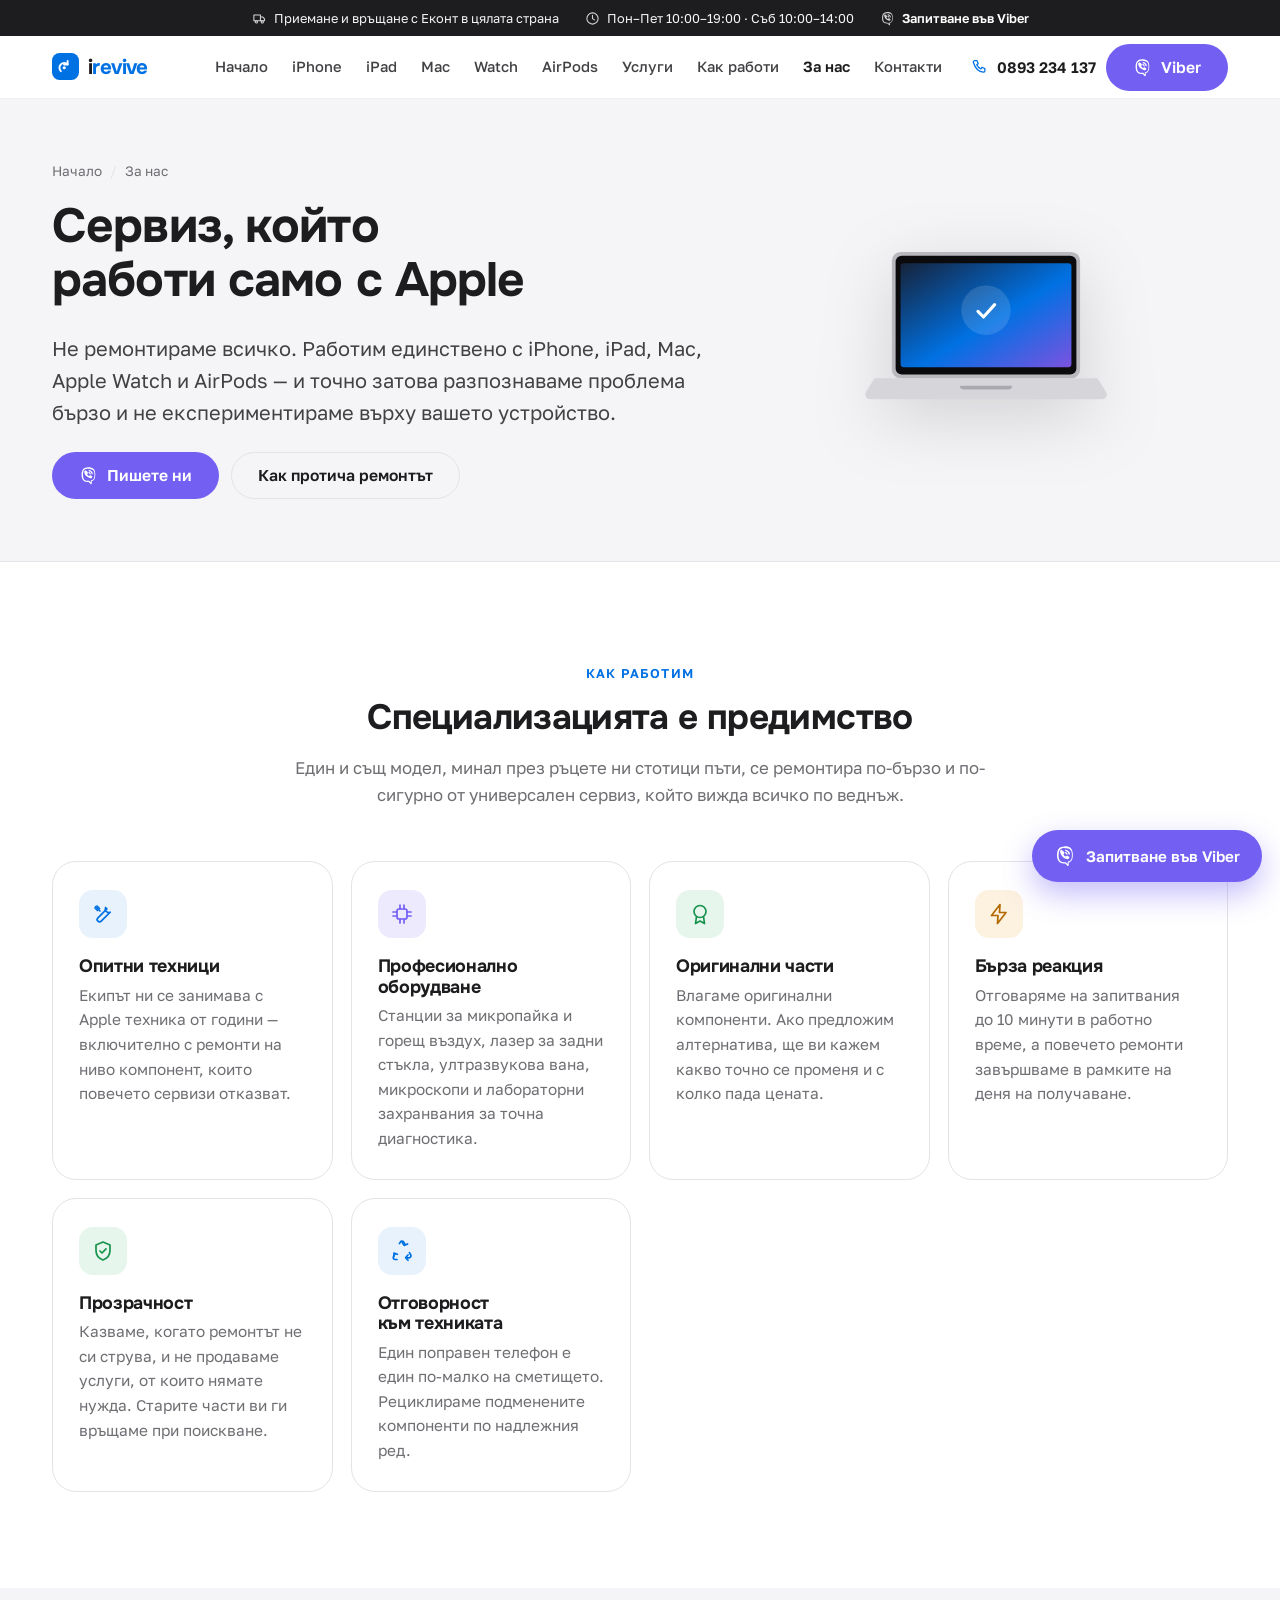
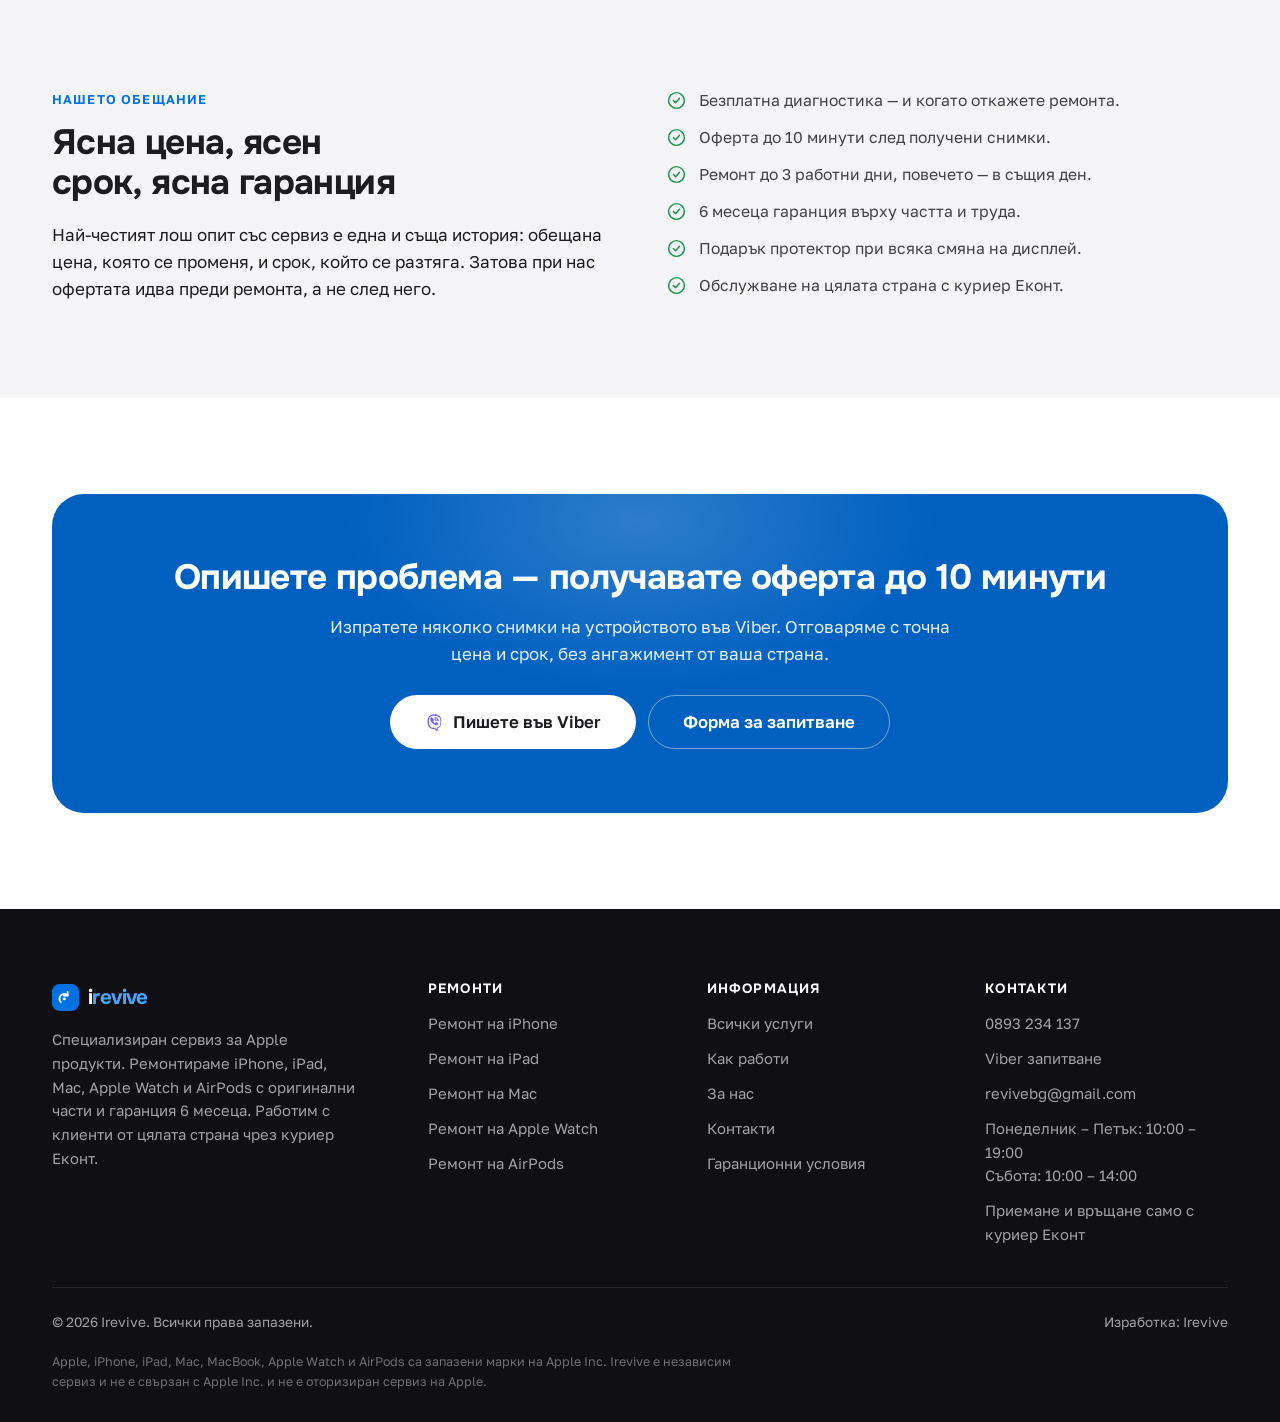
<file: za-nas.html>
<!DOCTYPE html>
<html lang="bg">
<head>
<meta charset="utf-8">
<meta name="viewport" content="width=device-width, initial-scale=1">
<title>За нас — специализиран сервиз за Apple | Irevive</title>
<meta name="description" content="Irevive е специализиран сервиз само за продукти на Apple. Опитни техници, професионално оборудване за микропайка, оригинални части и 6 месеца гаранция на всеки ремонт.">
<meta name="theme-color" content="#ffffff">
<link rel="canonical" href="https://irevive.bg/za-nas.html">
<meta property="og:type" content="website">
<meta property="og:site_name" content="Irevive">
<meta property="og:title" content="За нас — специализиран сервиз за Apple | Irevive">
<meta property="og:description" content="Irevive е специализиран сервиз само за продукти на Apple. Опитни техници, професионално оборудване за микропайка, оригинални части и 6 месеца гаранция на всеки ремонт.">
<meta property="og:url" content="https://irevive.bg/za-nas.html">
<meta property="og:locale" content="bg_BG">
<meta name="twitter:card" content="summary_large_image">
<link rel="preconnect" href="https://fonts.googleapis.com">
<link rel="preconnect" href="https://fonts.gstatic.com" crossorigin>
<link rel="stylesheet" href="https://fonts.googleapis.com/css2?family=Onest:wght@500;600;700;800&family=Golos+Text:wght@400;500;600;700&display=swap">
<link rel="icon" href="assets/favicon.svg?v=236bb618" type="image/svg+xml">
<link rel="apple-touch-icon" href="assets/favicon.svg?v=236bb618">
<link rel="stylesheet" href="css/styles.css?v=cdbb48c2">
<script type="application/ld+json">
{
  "@context": "https://schema.org",
  "@type": "Organization",
  "@id": "https://irevive.bg/#organization",
  "name": "Irevive",
  "description": "Специализиран сервиз за Apple продукти — iPhone, iPad, Mac, Apple Watch и AirPods. Безплатна диагностика, оригинални части, 6 месеца гаранция, приемане и връщане с куриер Еконт.",
  "url": "https://irevive.bg/",
  "email": "revivebg@gmail.com",
  "telephone": "+359893234137",
  "areaServed": { "@type": "Country", "name": "България" },
  "contactPoint": {
    "@type": "ContactPoint",
    "telephone": "+359893234137",
    "contactType": "customer service",
    "availableLanguage": ["bg"],
    "hoursAvailable": [
      { "@type": "OpeningHoursSpecification",
        "dayOfWeek": ["Monday","Tuesday","Wednesday","Thursday","Friday"],
        "opens": "10:00", "closes": "19:00" },
      { "@type": "OpeningHoursSpecification",
        "dayOfWeek": "Saturday", "opens": "10:00", "closes": "14:00" }
    ]
  }
}
</script>
</head>
<body>
<a class="skip-link" href="#main">Към съдържанието</a>

<div class="topbar">
  <div class="container topbar__inner">
    <span><svg width="24" height="24" viewBox="0 0 24 24" fill="none" stroke="currentColor" stroke-width="1.7" stroke-linecap="round" stroke-linejoin="round" aria-hidden="true"><path d="M3 6.5h10.5v9H3zM13.5 9.5H17l3 3v3h-6.5z"/><circle cx="7" cy="17.5" r="1.8"/><circle cx="16.5" cy="17.5" r="1.8"/></svg> Приемане и връщане с Еконт в цялата страна</span>
    <span><svg width="24" height="24" viewBox="0 0 24 24" fill="none" stroke="currentColor" stroke-width="1.7" stroke-linecap="round" stroke-linejoin="round" aria-hidden="true"><circle cx="12" cy="12" r="9"/><path d="M12 7v5.2l3.2 2"/></svg> Пон–Пет 10:00–19:00 · Съб 10:00–14:00</span>
    <span><svg width="24" height="24" viewBox="0 0 24 24" fill="currentColor" aria-hidden="true"><path d="M11.4 1.5c2.6-.1 5.4.3 7.2 2.3 1.4 1.7 1.8 4 1.9 6.1.1 2.2 0 4.5-1 6.5-.7 1.4-2 2.3-3.4 2.8v2.9c0 .8-1 1.2-1.5.6l-2.4-2.6c-2.2.05-4.5-.2-6.3-1.6-1.6-1.3-2.3-3.3-2.5-5.3-.2-2.3-.2-4.7.5-6.9C4.6 4.3 6 2.9 7.8 2.2c1.1-.45 2.4-.6 3.6-.7Zm.2 1.9c-1.7.1-3.5.3-4.8 1.4-1 .9-1.4 2.3-1.6 3.6-.25 1.9-.25 3.9.1 5.8.25 1.3.8 2.6 1.9 3.4 1.5 1.1 3.5 1.2 5.3 1.15.3 0 .5.1.7.3l1.7 1.85v-2c0-.4.3-.75.7-.85 1.3-.3 2.5-1 3.1-2.2.7-1.4.85-3.1.85-4.7 0-1.8-.15-3.7-1.1-5.2-1-1.5-2.9-2.1-4.6-2.3-.75-.1-1.5-.15-2.25-.15ZM9.15 6.2c.35-.1.7.05.9.35l1.15 1.7c.25.4.15.9-.2 1.2l-.5.4c-.2.2-.25.4-.15.6.45.95 1.2 1.7 2.15 2.15.2.1.45.05.6-.15l.4-.5c.3-.35.8-.45 1.2-.2l1.7 1.15c.3.2.45.55.35.9-.3 1.05-1.35 1.8-2.45 1.6-2-.35-3.7-1.35-5-2.65-1.3-1.3-2.3-3-2.65-5-.2-1.1.55-2.15 1.6-2.45Zm2.9-.5a.75.75 0 0 1 .85-.6c2.35.35 4.15 2.15 4.5 4.5a.75.75 0 0 1-1.5.25 3.85 3.85 0 0 0-3.25-3.25.75.75 0 0 1-.6-.9Zm-.25 2.5a.75.75 0 0 1 .9-.55 3 3 0 0 1 2.2 2.2.75.75 0 0 1-1.45.35 1.5 1.5 0 0 0-1.1-1.1.75.75 0 0 1-.55-.9Z"/></svg> <a href="viber://chat?number=%2B359893234137">Запитване във Viber</a></span>
  </div>
</div>

<header class="header">
  <div class="container header__inner">
    <a class="logo" href="index.html">
      <svg width="32" height="32" viewBox="0 0 32 32" aria-hidden="true"><rect width="32" height="32" rx="9" fill="#0071e3"/><path d="M10.5 21.5c-2.2-2.2-2.2-5.8 0-8s5.8-2.2 8 0" fill="none" stroke="#fff" stroke-width="2.3" stroke-linecap="round"/><path d="M18.5 9.5v4.2h-4.2" fill="none" stroke="#fff" stroke-width="2.3" stroke-linecap="round" stroke-linejoin="round"/><circle cx="14.5" cy="17.5" r="1.9" fill="#fff"/></svg>
      <span>i<em>revive</em></span>
    </a>

    <nav class="nav" id="main-nav" aria-label="Основна навигация">
        <a href="index.html">Начало</a>
        <a href="iphone.html">iPhone</a>
        <a href="ipad.html">iPad</a>
        <a href="mac.html">Mac</a>
        <a href="apple-watch.html">Watch</a>
        <a href="airpods.html">AirPods</a>
        <a href="uslugi.html">Услуги</a>
        <a href="kak-raboti.html">Как работи</a>
        <a href="za-nas.html" aria-current="page">За нас</a>
        <a href="kontakti.html">Контакти</a>
      <a class="btn btn--viber" href="viber://chat?number=%2B359893234137"><svg width="24" height="24" viewBox="0 0 24 24" fill="currentColor" aria-hidden="true"><path d="M11.4 1.5c2.6-.1 5.4.3 7.2 2.3 1.4 1.7 1.8 4 1.9 6.1.1 2.2 0 4.5-1 6.5-.7 1.4-2 2.3-3.4 2.8v2.9c0 .8-1 1.2-1.5.6l-2.4-2.6c-2.2.05-4.5-.2-6.3-1.6-1.6-1.3-2.3-3.3-2.5-5.3-.2-2.3-.2-4.7.5-6.9C4.6 4.3 6 2.9 7.8 2.2c1.1-.45 2.4-.6 3.6-.7Zm.2 1.9c-1.7.1-3.5.3-4.8 1.4-1 .9-1.4 2.3-1.6 3.6-.25 1.9-.25 3.9.1 5.8.25 1.3.8 2.6 1.9 3.4 1.5 1.1 3.5 1.2 5.3 1.15.3 0 .5.1.7.3l1.7 1.85v-2c0-.4.3-.75.7-.85 1.3-.3 2.5-1 3.1-2.2.7-1.4.85-3.1.85-4.7 0-1.8-.15-3.7-1.1-5.2-1-1.5-2.9-2.1-4.6-2.3-.75-.1-1.5-.15-2.25-.15ZM9.15 6.2c.35-.1.7.05.9.35l1.15 1.7c.25.4.15.9-.2 1.2l-.5.4c-.2.2-.25.4-.15.6.45.95 1.2 1.7 2.15 2.15.2.1.45.05.6-.15l.4-.5c.3-.35.8-.45 1.2-.2l1.7 1.15c.3.2.45.55.35.9-.3 1.05-1.35 1.8-2.45 1.6-2-.35-3.7-1.35-5-2.65-1.3-1.3-2.3-3-2.65-5-.2-1.1.55-2.15 1.6-2.45Zm2.9-.5a.75.75 0 0 1 .85-.6c2.35.35 4.15 2.15 4.5 4.5a.75.75 0 0 1-1.5.25 3.85 3.85 0 0 0-3.25-3.25.75.75 0 0 1-.6-.9Zm-.25 2.5a.75.75 0 0 1 .9-.55 3 3 0 0 1 2.2 2.2.75.75 0 0 1-1.45.35 1.5 1.5 0 0 0-1.1-1.1.75.75 0 0 1-.55-.9Z"/></svg> Запитване във Viber</a>
    </nav>

    <div class="header__actions">
      <a class="header__phone" href="tel:+359893234137"><svg width="24" height="24" viewBox="0 0 24 24" fill="none" stroke="currentColor" stroke-width="1.7" stroke-linecap="round" stroke-linejoin="round" aria-hidden="true"><path d="M5 3.5h3l1.6 4-2 1.4a11.5 11.5 0 0 0 5.5 5.5l1.4-2 4 1.6v3a1.9 1.9 0 0 1-2.1 1.9C9.9 18.3 5.7 14.1 3.1 5.6A1.9 1.9 0 0 1 5 3.5Z"/></svg> 0893 234 137</a>
      <a class="btn btn--viber" href="viber://chat?number=%2B359893234137"><svg width="24" height="24" viewBox="0 0 24 24" fill="currentColor" aria-hidden="true"><path d="M11.4 1.5c2.6-.1 5.4.3 7.2 2.3 1.4 1.7 1.8 4 1.9 6.1.1 2.2 0 4.5-1 6.5-.7 1.4-2 2.3-3.4 2.8v2.9c0 .8-1 1.2-1.5.6l-2.4-2.6c-2.2.05-4.5-.2-6.3-1.6-1.6-1.3-2.3-3.3-2.5-5.3-.2-2.3-.2-4.7.5-6.9C4.6 4.3 6 2.9 7.8 2.2c1.1-.45 2.4-.6 3.6-.7Zm.2 1.9c-1.7.1-3.5.3-4.8 1.4-1 .9-1.4 2.3-1.6 3.6-.25 1.9-.25 3.9.1 5.8.25 1.3.8 2.6 1.9 3.4 1.5 1.1 3.5 1.2 5.3 1.15.3 0 .5.1.7.3l1.7 1.85v-2c0-.4.3-.75.7-.85 1.3-.3 2.5-1 3.1-2.2.7-1.4.85-3.1.85-4.7 0-1.8-.15-3.7-1.1-5.2-1-1.5-2.9-2.1-4.6-2.3-.75-.1-1.5-.15-2.25-.15ZM9.15 6.2c.35-.1.7.05.9.35l1.15 1.7c.25.4.15.9-.2 1.2l-.5.4c-.2.2-.25.4-.15.6.45.95 1.2 1.7 2.15 2.15.2.1.45.05.6-.15l.4-.5c.3-.35.8-.45 1.2-.2l1.7 1.15c.3.2.45.55.35.9-.3 1.05-1.35 1.8-2.45 1.6-2-.35-3.7-1.35-5-2.65-1.3-1.3-2.3-3-2.65-5-.2-1.1.55-2.15 1.6-2.45Zm2.9-.5a.75.75 0 0 1 .85-.6c2.35.35 4.15 2.15 4.5 4.5a.75.75 0 0 1-1.5.25 3.85 3.85 0 0 0-3.25-3.25.75.75 0 0 1-.6-.9Zm-.25 2.5a.75.75 0 0 1 .9-.55 3 3 0 0 1 2.2 2.2.75.75 0 0 1-1.45.35 1.5 1.5 0 0 0-1.1-1.1.75.75 0 0 1-.55-.9Z"/></svg> Viber</a>
      <button class="burger" type="button" aria-label="Меню" aria-expanded="false"
              aria-controls="main-nav"><span></span></button>
    </div>
  </div>
</header>

<main id="main">

<section class="page-hero">
  <div class="container page-hero__inner">
    <div>
    <ul class="breadcrumbs">
      <li><a href="index.html">Начало</a></li>
      <li>За нас</li>
    </ul>
      <h1>Сервиз, който работи само с Apple</h1>
      <p class="lead">Не ремонтираме всичко. Работим единствено с iPhone, iPad, Mac,
        Apple Watch и AirPods — и точно затова разпознаваме проблема бързо и не
        експериментираме върху вашето устройство.</p>
      <div class="btn-row" style="margin-top:24px">
        <a class="btn btn--viber" href="viber://chat?number=%2B359893234137"><svg width="24" height="24" viewBox="0 0 24 24" fill="currentColor" aria-hidden="true"><path d="M11.4 1.5c2.6-.1 5.4.3 7.2 2.3 1.4 1.7 1.8 4 1.9 6.1.1 2.2 0 4.5-1 6.5-.7 1.4-2 2.3-3.4 2.8v2.9c0 .8-1 1.2-1.5.6l-2.4-2.6c-2.2.05-4.5-.2-6.3-1.6-1.6-1.3-2.3-3.3-2.5-5.3-.2-2.3-.2-4.7.5-6.9C4.6 4.3 6 2.9 7.8 2.2c1.1-.45 2.4-.6 3.6-.7Zm.2 1.9c-1.7.1-3.5.3-4.8 1.4-1 .9-1.4 2.3-1.6 3.6-.25 1.9-.25 3.9.1 5.8.25 1.3.8 2.6 1.9 3.4 1.5 1.1 3.5 1.2 5.3 1.15.3 0 .5.1.7.3l1.7 1.85v-2c0-.4.3-.75.7-.85 1.3-.3 2.5-1 3.1-2.2.7-1.4.85-3.1.85-4.7 0-1.8-.15-3.7-1.1-5.2-1-1.5-2.9-2.1-4.6-2.3-.75-.1-1.5-.15-2.25-.15ZM9.15 6.2c.35-.1.7.05.9.35l1.15 1.7c.25.4.15.9-.2 1.2l-.5.4c-.2.2-.25.4-.15.6.45.95 1.2 1.7 2.15 2.15.2.1.45.05.6-.15l.4-.5c.3-.35.8-.45 1.2-.2l1.7 1.15c.3.2.45.55.35.9-.3 1.05-1.35 1.8-2.45 1.6-2-.35-3.7-1.35-5-2.65-1.3-1.3-2.3-3-2.65-5-.2-1.1.55-2.15 1.6-2.45Zm2.9-.5a.75.75 0 0 1 .85-.6c2.35.35 4.15 2.15 4.5 4.5a.75.75 0 0 1-1.5.25 3.85 3.85 0 0 0-3.25-3.25.75.75 0 0 1-.6-.9Zm-.25 2.5a.75.75 0 0 1 .9-.55 3 3 0 0 1 2.2 2.2.75.75 0 0 1-1.45.35 1.5 1.5 0 0 0-1.1-1.1.75.75 0 0 1-.55-.9Z"/></svg> Пишете ни</a>
        <a class="btn btn--ghost" href="kak-raboti.html">Как протича ремонтът</a>
      </div>
    </div>
    <div class="page-hero__art"><svg width="420" height="300" viewBox="0 0 420 300" role="img" aria-label="MacBook">
  <defs><linearGradient id="mcscr" x1="0" y1="0" x2="1" y2="1">
    <stop offset="0%" stop-color="#16233a"/><stop offset="55%" stop-color="#0071e3"/>
    <stop offset="100%" stop-color="#7b52e0"/></linearGradient></defs>
  <rect x="58" y="24" width="304" height="204" rx="14" fill="#b8b8bd"/>
  <rect x="64" y="30" width="292" height="192" rx="10" fill="#0b0b0e"/>
  <rect x="72" y="42" width="276" height="168" rx="5" fill="url(#mcscr)"/>
  <g transform="translate(210 118)">
    <circle r="40" fill="#fff" opacity=".13"/>
    <path d="M-13 2l9 9L14 -9" fill="none" stroke="#fff" stroke-width="5"
          stroke-linecap="round" stroke-linejoin="round"/>
  </g>
  <path d="M30 228h360l14 22a8 8 0 0 1-7 12H23a8 8 0 0 1-7-12z" fill="#d5d5da"/>
  <path d="M168 240h84a6 6 0 0 1-6 6h-72a6 6 0 0 1-6-6z" fill="#a9a9af"/>
</svg></div>
  </div>
</section>

<section class="section">
  <div class="container">
    <div class="section-head">
      <span class="eyebrow">Как работим</span>
      <h2>Специализацията е предимство</h2>
      <p>Един и същ модел, минал през ръцете ни стотици пъти, се ремонтира по-бързо
        и по-сигурно от универсален сервиз, който вижда всичко по веднъж.</p>
    </div>
    <div class="cards">
      <article class="card">
        <div class="card__icon"><svg width="24" height="24" viewBox="0 0 24 24" fill="none" stroke="currentColor" stroke-width="1.7" stroke-linecap="round" stroke-linejoin="round" aria-hidden="true"><path d="M14.5 5.5a3.6 3.6 0 0 0 4.7 4.7l-9 9a2.3 2.3 0 0 1-3.3-3.3l9-9Z"/><path d="m6 4 2.5 2.5M4 6l2.5 2.5"/><path d="M4.6 4.6 9 9"/></svg></div>
        <h3>Опитни техници</h3>
        <p>Екипът ни се занимава с Apple техника от години — включително с ремонти на
          ниво компонент, които повечето сервизи отказват.</p>
      </article>
      <article class="card">
        <div class="card__icon card__icon--violet"><svg width="24" height="24" viewBox="0 0 24 24" fill="none" stroke="currentColor" stroke-width="1.7" stroke-linecap="round" stroke-linejoin="round" aria-hidden="true"><rect x="7" y="7" width="10" height="10" rx="2"/><path d="M10 3v4M14 3v4M10 17v4M14 17v4M3 10h4M3 14h4M17 10h4M17 14h4"/></svg></div>
        <h3>Професионално оборудване</h3>
        <p>Станции за микропайка и горещ въздух, лазер за задни стъкла, ултразвукова
          вана, микроскопи и лабораторни захранвания за точна диагностика.</p>
      </article>
      <article class="card">
        <div class="card__icon card__icon--green"><svg width="24" height="24" viewBox="0 0 24 24" fill="none" stroke="currentColor" stroke-width="1.7" stroke-linecap="round" stroke-linejoin="round" aria-hidden="true"><circle cx="12" cy="9.5" r="6"/><path d="m8.5 14.5-1 7 4.5-2.4 4.5 2.4-1-7"/></svg></div>
        <h3>Оригинални части</h3>
        <p>Влагаме оригинални компоненти. Ако предложим алтернатива, ще ви кажем
          какво точно се променя и с колко пада цената.</p>
      </article>
      <article class="card">
        <div class="card__icon card__icon--amber"><svg width="24" height="24" viewBox="0 0 24 24" fill="none" stroke="currentColor" stroke-width="1.7" stroke-linecap="round" stroke-linejoin="round" aria-hidden="true"><path d="M13 2.5 4.5 13.5H11l-.5 8L19 10.5h-6.5z"/></svg></div>
        <h3>Бърза реакция</h3>
        <p>Отговаряме на запитвания до 10 минути в работно време, а повечето ремонти
          завършваме в рамките на деня на получаване.</p>
      </article>
      <article class="card">
        <div class="card__icon card__icon--green"><svg width="24" height="24" viewBox="0 0 24 24" fill="none" stroke="currentColor" stroke-width="1.7" stroke-linecap="round" stroke-linejoin="round" aria-hidden="true"><path d="M12 3 5 6v5.5c0 4.2 2.9 8 7 9.5 4.1-1.5 7-5.3 7-9.5V6l-7-3Z"/><path d="m9 12 2 2 4-4.2"/></svg></div>
        <h3>Прозрачност</h3>
        <p>Казваме, когато ремонтът не си струва, и не продаваме услуги, от които
          нямате нужда. Старите части ви ги връщаме при поискване.</p>
      </article>
      <article class="card">
        <div class="card__icon"><svg width="24" height="24" viewBox="0 0 24 24" fill="none" stroke="currentColor" stroke-width="1.7" stroke-linecap="round" stroke-linejoin="round" aria-hidden="true"><path d="M7 20.5H5.2a2 2 0 0 1-1.7-3l1.4-2.4"/><path d="M3.9 17.6 4 14l3.4 1.3"/><path d="m9.4 4.6.9-1.5a2 2 0 0 1 3.4 0l1.4 2.3"/><path d="m12.2 3.3 1.9 3.1L17.6 5"/><path d="m19.4 13.6 1.3 2.2a2 2 0 0 1-1.7 3H16"/><path d="m18 21.3-2.3-2.7 2.3-2.6"/></svg></div>
        <h3>Отговорност към техниката</h3>
        <p>Един поправен телефон е един по-малко на сметището. Рециклираме
          подменените компоненти по надлежния ред.</p>
      </article>
    </div>
  </div>
</section>

<section class="section section--alt">
  <div class="container">
    <div class="split">
      <div>
        <span class="eyebrow">Нашето обещание</span>
        <h2>Ясна цена, ясен срок, ясна гаранция</h2>
        <p>Най-честият лош опит със сервиз е една и съща история: обещана цена,
          която се променя, и срок, който се разтяга. Затова при нас офертата идва
          преди ремонта, а не след него.</p>
      </div>
      <ul class="checklist">
        <li><svg width="24" height="24" viewBox="0 0 24 24" fill="none" stroke="currentColor" stroke-width="1.7" stroke-linecap="round" stroke-linejoin="round" aria-hidden="true"><circle cx="12" cy="12" r="9"/><path d="m8.5 12 2.5 2.5 4.5-5"/></svg><span>Безплатна диагностика — и когато откажете ремонта.</span></li>
        <li><svg width="24" height="24" viewBox="0 0 24 24" fill="none" stroke="currentColor" stroke-width="1.7" stroke-linecap="round" stroke-linejoin="round" aria-hidden="true"><circle cx="12" cy="12" r="9"/><path d="m8.5 12 2.5 2.5 4.5-5"/></svg><span>Оферта до 10 минути след получени снимки.</span></li>
        <li><svg width="24" height="24" viewBox="0 0 24 24" fill="none" stroke="currentColor" stroke-width="1.7" stroke-linecap="round" stroke-linejoin="round" aria-hidden="true"><circle cx="12" cy="12" r="9"/><path d="m8.5 12 2.5 2.5 4.5-5"/></svg><span>Ремонт до 3 работни дни, повечето — в същия ден.</span></li>
        <li><svg width="24" height="24" viewBox="0 0 24 24" fill="none" stroke="currentColor" stroke-width="1.7" stroke-linecap="round" stroke-linejoin="round" aria-hidden="true"><circle cx="12" cy="12" r="9"/><path d="m8.5 12 2.5 2.5 4.5-5"/></svg><span>6 месеца гаранция върху частта и труда.</span></li>
        <li><svg width="24" height="24" viewBox="0 0 24 24" fill="none" stroke="currentColor" stroke-width="1.7" stroke-linecap="round" stroke-linejoin="round" aria-hidden="true"><circle cx="12" cy="12" r="9"/><path d="m8.5 12 2.5 2.5 4.5-5"/></svg><span>Подарък протектор при всяка смяна на дисплей.</span></li>
        <li><svg width="24" height="24" viewBox="0 0 24 24" fill="none" stroke="currentColor" stroke-width="1.7" stroke-linecap="round" stroke-linejoin="round" aria-hidden="true"><circle cx="12" cy="12" r="9"/><path d="m8.5 12 2.5 2.5 4.5-5"/></svg><span>Обслужване на цялата страна с куриер Еконт.</span></li>
      </ul>
    </div>
  </div>
</section>

<section class="section">
  <div class="container">
    <div class="cta">
      <h2>Опишете проблема — получавате оферта до 10 минути</h2>
      <p>Изпратете няколко снимки на устройството във Viber. Отговаряме с точна цена и срок, без ангажимент от ваша страна.</p>
      <div class="btn-row btn-row--center">
        <a class="btn btn--lg btn--light btn--viber-icon" href="viber://chat?number=%2B359893234137"><svg width="24" height="24" viewBox="0 0 24 24" fill="currentColor" aria-hidden="true"><path d="M11.4 1.5c2.6-.1 5.4.3 7.2 2.3 1.4 1.7 1.8 4 1.9 6.1.1 2.2 0 4.5-1 6.5-.7 1.4-2 2.3-3.4 2.8v2.9c0 .8-1 1.2-1.5.6l-2.4-2.6c-2.2.05-4.5-.2-6.3-1.6-1.6-1.3-2.3-3.3-2.5-5.3-.2-2.3-.2-4.7.5-6.9C4.6 4.3 6 2.9 7.8 2.2c1.1-.45 2.4-.6 3.6-.7Zm.2 1.9c-1.7.1-3.5.3-4.8 1.4-1 .9-1.4 2.3-1.6 3.6-.25 1.9-.25 3.9.1 5.8.25 1.3.8 2.6 1.9 3.4 1.5 1.1 3.5 1.2 5.3 1.15.3 0 .5.1.7.3l1.7 1.85v-2c0-.4.3-.75.7-.85 1.3-.3 2.5-1 3.1-2.2.7-1.4.85-3.1.85-4.7 0-1.8-.15-3.7-1.1-5.2-1-1.5-2.9-2.1-4.6-2.3-.75-.1-1.5-.15-2.25-.15ZM9.15 6.2c.35-.1.7.05.9.35l1.15 1.7c.25.4.15.9-.2 1.2l-.5.4c-.2.2-.25.4-.15.6.45.95 1.2 1.7 2.15 2.15.2.1.45.05.6-.15l.4-.5c.3-.35.8-.45 1.2-.2l1.7 1.15c.3.2.45.55.35.9-.3 1.05-1.35 1.8-2.45 1.6-2-.35-3.7-1.35-5-2.65-1.3-1.3-2.3-3-2.65-5-.2-1.1.55-2.15 1.6-2.45Zm2.9-.5a.75.75 0 0 1 .85-.6c2.35.35 4.15 2.15 4.5 4.5a.75.75 0 0 1-1.5.25 3.85 3.85 0 0 0-3.25-3.25.75.75 0 0 1-.6-.9Zm-.25 2.5a.75.75 0 0 1 .9-.55 3 3 0 0 1 2.2 2.2.75.75 0 0 1-1.45.35 1.5 1.5 0 0 0-1.1-1.1.75.75 0 0 1-.55-.9Z"/></svg> Пишете във Viber</a>
        <a class="btn btn--lg btn--outline-light" href="kontakti.html#zapitvane">Форма за запитване</a>
      </div>
    </div>
  </div>
</section>
</main>

<footer class="footer">
  <div class="container">
    <div class="footer__grid">
      <div>
        <a class="logo" href="index.html"><svg width="32" height="32" viewBox="0 0 32 32" aria-hidden="true"><rect width="32" height="32" rx="9" fill="#0071e3"/><path d="M10.5 21.5c-2.2-2.2-2.2-5.8 0-8s5.8-2.2 8 0" fill="none" stroke="#fff" stroke-width="2.3" stroke-linecap="round"/><path d="M18.5 9.5v4.2h-4.2" fill="none" stroke="#fff" stroke-width="2.3" stroke-linecap="round" stroke-linejoin="round"/><circle cx="14.5" cy="17.5" r="1.9" fill="#fff"/></svg> <span>i<em>revive</em></span></a>
        <p class="footer__about">Специализиран сервиз за Apple продукти. Ремонтираме
          iPhone, iPad, Mac, Apple Watch и AirPods с оригинални части и гаранция
          6 месеца. Работим с клиенти от цялата страна чрез куриер Еконт.</p>
      </div>
      <div>
        <h4>Ремонти</h4>
        <ul>
          <li><a href="iphone.html">Ремонт на iPhone</a></li>
          <li><a href="ipad.html">Ремонт на iPad</a></li>
          <li><a href="mac.html">Ремонт на Mac</a></li>
          <li><a href="apple-watch.html">Ремонт на Apple Watch</a></li>
          <li><a href="airpods.html">Ремонт на AirPods</a></li>
        </ul>
      </div>
      <div>
        <h4>Информация</h4>
        <ul>
          <li><a href="uslugi.html">Всички услуги</a></li>
          <li><a href="kak-raboti.html">Как работи</a></li>
          <li><a href="za-nas.html">За нас</a></li>
          <li><a href="kontakti.html">Контакти</a></li>
          <li><a href="kak-raboti.html#garanciya">Гаранционни условия</a></li>
        </ul>
      </div>
      <div>
        <h4>Контакти</h4>
        <ul>
          <li><a href="tel:+359893234137">0893 234 137</a></li>
          <li><a href="viber://chat?number=%2B359893234137">Viber запитване</a></li>
          <li><a href="mailto:revivebg@gmail.com">revivebg@gmail.com</a></li>
          <li>Понеделник – Петък: 10:00 – 19:00<br>Събота: 10:00 – 14:00</li>
          <li>Приемане и връщане само с куриер Еконт</li>
        </ul>
      </div>
    </div>
    <div class="footer__bottom">
      <span>&copy; <span id="year">2026</span> Irevive. Всички права запазени.</span>
      <span>Изработка: Irevive</span>
    </div>
    <p class="footer__disclaimer">Apple, iPhone, iPad, Mac, MacBook, Apple Watch и AirPods
      са запазени марки на Apple Inc. Irevive е независим сервиз и не е свързан
      с Apple Inc. и не е оторизиран сервиз на Apple.</p>
  </div>
</footer>

<a class="fab" href="viber://chat?number=%2B359893234137" aria-label="Изпратете запитване във Viber">
  <svg width="24" height="24" viewBox="0 0 24 24" fill="currentColor" aria-hidden="true"><path d="M11.4 1.5c2.6-.1 5.4.3 7.2 2.3 1.4 1.7 1.8 4 1.9 6.1.1 2.2 0 4.5-1 6.5-.7 1.4-2 2.3-3.4 2.8v2.9c0 .8-1 1.2-1.5.6l-2.4-2.6c-2.2.05-4.5-.2-6.3-1.6-1.6-1.3-2.3-3.3-2.5-5.3-.2-2.3-.2-4.7.5-6.9C4.6 4.3 6 2.9 7.8 2.2c1.1-.45 2.4-.6 3.6-.7Zm.2 1.9c-1.7.1-3.5.3-4.8 1.4-1 .9-1.4 2.3-1.6 3.6-.25 1.9-.25 3.9.1 5.8.25 1.3.8 2.6 1.9 3.4 1.5 1.1 3.5 1.2 5.3 1.15.3 0 .5.1.7.3l1.7 1.85v-2c0-.4.3-.75.7-.85 1.3-.3 2.5-1 3.1-2.2.7-1.4.85-3.1.85-4.7 0-1.8-.15-3.7-1.1-5.2-1-1.5-2.9-2.1-4.6-2.3-.75-.1-1.5-.15-2.25-.15ZM9.15 6.2c.35-.1.7.05.9.35l1.15 1.7c.25.4.15.9-.2 1.2l-.5.4c-.2.2-.25.4-.15.6.45.95 1.2 1.7 2.15 2.15.2.1.45.05.6-.15l.4-.5c.3-.35.8-.45 1.2-.2l1.7 1.15c.3.2.45.55.35.9-.3 1.05-1.35 1.8-2.45 1.6-2-.35-3.7-1.35-5-2.65-1.3-1.3-2.3-3-2.65-5-.2-1.1.55-2.15 1.6-2.45Zm2.9-.5a.75.75 0 0 1 .85-.6c2.35.35 4.15 2.15 4.5 4.5a.75.75 0 0 1-1.5.25 3.85 3.85 0 0 0-3.25-3.25.75.75 0 0 1-.6-.9Zm-.25 2.5a.75.75 0 0 1 .9-.55 3 3 0 0 1 2.2 2.2.75.75 0 0 1-1.45.35 1.5 1.5 0 0 0-1.1-1.1.75.75 0 0 1-.55-.9Z"/></svg><span>Запитване във Viber</span>
</a>

<script src="js/main.js?v=ade65fab" defer></script>
</body>
</html>
</file>
<file: css/styles.css>
/* ==========================================================================
   Irevive — специализиран сервиз за Apple продукти
   Основен стилов файл
   ========================================================================== */

/* --------------------------------------------------------------------------
   1. Променливи и база
   -------------------------------------------------------------------------- */
:root {
  --bg: #ffffff;
  --bg-alt: #f5f5f7;
  --bg-dark: #101014;
  --ink: #1d1d1f;
  --ink-soft: #424245;
  --muted: #6e6e73;
  --line: #e3e3e8;
  --line-soft: #f0f0f3;

  --brand: #0071e3;
  --brand-dark: #0058b5;
  --brand-soft: #e8f2fd;
  --viber: #7360f2;
  --viber-dark: #5a49cc;
  --success: #17924c;
  --accent: #ff3b30;

  --radius-sm: 10px;
  --radius: 16px;
  --radius-lg: 24px;
  --radius-xl: 32px;

  --shadow-sm: 0 1px 2px rgba(0, 0, 0, .05);
  --shadow: 0 4px 20px rgba(0, 0, 0, .07);
  --shadow-lg: 0 18px 48px rgba(0, 0, 0, .12);

  --container: 1220px;
  --header-h: 62px;

  /* Onest и Golos Text са проектирани с пълна кирилица. */
  --font-display: "Onest", "Segoe UI", Roboto, "Helvetica Neue", Arial, sans-serif;
  --font: "Golos Text", "Segoe UI", Roboto, "Helvetica Neue", Arial, sans-serif;

  --ease: cubic-bezier(.4, 0, .2, 1);
}

*,
*::before,
*::after { box-sizing: border-box; }

html {
  scroll-behavior: smooth;
  scroll-padding-top: calc(var(--header-h) + 20px);
  -webkit-text-size-adjust: 100%;
}

body {
  margin: 0;
  font-family: var(--font);
  font-size: 17px;
  line-height: 1.6;
  color: var(--ink);
  background: var(--bg);
  -webkit-font-smoothing: antialiased;
  -moz-osx-font-smoothing: grayscale;
}

body.is-locked { overflow: hidden; }

img, svg { max-width: 100%; display: block; }

a { color: var(--brand); text-decoration: none; }
a:hover { text-decoration: underline; }

h1, h2, h3, h4 {
  margin: 0 0 .5em;
  font-family: var(--font-display);
  line-height: 1.14;
  letter-spacing: -.018em;
  font-weight: 700;
  text-wrap: balance;
  color: var(--ink);
}

h1 { font-size: clamp(1.95rem, 4.4vw, 3rem); }
h2 { font-size: clamp(1.55rem, 3.1vw, 2.2rem); }
h3 { font-size: clamp(1.15rem, 2vw, 1.4rem); }

p { margin: 0 0 1em; }
p:last-child { margin-bottom: 0; }

ul { margin: 0 0 1em; padding-left: 1.15em; }

:focus-visible {
  outline: 3px solid var(--brand);
  outline-offset: 3px;
  border-radius: 6px;
}

.skip-link {
  position: absolute;
  left: -9999px;
  top: 0;
  z-index: 200;
  background: var(--ink);
  color: #fff;
  padding: 12px 20px;
  border-radius: 0 0 var(--radius-sm) 0;
}
.skip-link:focus { left: 0; }

/* --------------------------------------------------------------------------
   2. Оформление
   -------------------------------------------------------------------------- */
.container {
  width: 100%;
  max-width: var(--container);
  margin-inline: auto;
  padding-inline: 22px;
}

.section { padding: clamp(56px, 8vw, 96px) 0; }
.section--tight { padding: clamp(40px, 5vw, 64px) 0; }
.section--alt { background: var(--bg-alt); }

.section-head {
  max-width: 720px;
  margin: 0 auto clamp(32px, 5vw, 52px);
  text-align: center;
}
.section-head--left { margin-inline: 0; text-align: left; }
.section-head p {
  color: var(--muted);
  font-size: 1.05rem;
  margin-bottom: 0;
}

.eyebrow {
  display: inline-block;
  margin-bottom: 14px;
  font-size: .8rem;
  font-weight: 600;
  letter-spacing: .09em;
  text-transform: uppercase;
  color: var(--brand);
}

.lead {
  font-size: clamp(1.05rem, 1.8vw, 1.25rem);
  color: var(--ink-soft);
}

/* --------------------------------------------------------------------------
   3. Бутони
   -------------------------------------------------------------------------- */
.btn {
  display: inline-flex;
  align-items: center;
  justify-content: center;
  gap: 9px;
  padding: 13px 26px;
  border: 1px solid transparent;
  border-radius: 999px;
  font: inherit;
  font-size: .98rem;
  font-weight: 600;
  line-height: 1.2;
  text-align: center;
  cursor: pointer;
  transition: background-color .2s var(--ease), color .2s var(--ease),
    border-color .2s var(--ease), transform .15s var(--ease);
}
.btn:hover { text-decoration: none; transform: translateY(-1px); }
.btn:active { transform: translateY(0); }
.btn svg { width: 19px; height: 19px; flex: none; }

.btn--primary { background: var(--brand); color: #fff; }
.btn--primary:hover { background: var(--brand-dark); }

.btn--dark { background: var(--ink); color: #fff; }
.btn--dark:hover { background: #000; }

.btn--viber { background: var(--viber); color: #fff; }
.btn--viber:hover { background: var(--viber-dark); }

.btn--ghost {
  background: transparent;
  border-color: var(--line);
  color: var(--ink);
}
.btn--ghost:hover { border-color: var(--ink); background: var(--bg-alt); }

.btn--light { background: #fff; color: var(--ink); }
.btn--light:hover { background: var(--bg-alt); }

.btn--lg { padding: 16px 34px; font-size: 1.05rem; }
.btn--block { width: 100%; }

.btn-row {
  display: flex;
  flex-wrap: wrap;
  gap: 12px;
}
.btn-row--center { justify-content: center; }

/* --------------------------------------------------------------------------
   4. Хедър
   -------------------------------------------------------------------------- */
.topbar {
  background: var(--ink);
  color: #f5f5f7;
  font-size: .8rem;
}
.topbar__inner {
  display: flex;
  align-items: center;
  justify-content: center;
  gap: 26px;
  min-height: 36px;
  flex-wrap: wrap;
  padding-block: 7px;
}
.topbar span {
  display: inline-flex;
  align-items: center;
  gap: 7px;
  white-space: nowrap;
}
.topbar svg { width: 15px; height: 15px; opacity: .85; }
.topbar a { color: #fff; font-weight: 600; }

.header {
  position: sticky;
  top: 0;
  z-index: 90;
  background: rgba(255, 255, 255, .82);
  backdrop-filter: saturate(180%) blur(20px);
  -webkit-backdrop-filter: saturate(180%) blur(20px);
  border-bottom: 1px solid var(--line-soft);
}
.header__inner {
  display: flex;
  align-items: center;
  gap: 18px;
  min-height: var(--header-h);
}

.logo {
  display: inline-flex;
  align-items: center;
  gap: 9px;
  font-family: var(--font-display);
  font-size: 1.28rem;
  font-weight: 700;
  letter-spacing: -.03em;
  color: var(--ink);
  margin-right: auto;
}
.logo:hover { text-decoration: none; }
.logo svg { width: 27px; height: 27px; }
.logo span em { font-style: normal; color: var(--brand); }

.nav { display: flex; align-items: center; gap: 2px; }
.nav a {
  padding: 9px 11px;
  border-radius: 999px;
  font-size: .92rem;
  font-weight: 500;
  white-space: nowrap;
  color: var(--ink-soft);
}
/* Viber бутонът в навигацията се показва само в мобилното меню. */
.nav > .btn { display: none; }
.nav a:hover { background: var(--bg-alt); color: var(--ink); text-decoration: none; }
.nav a[aria-current="page"] { color: var(--ink); font-weight: 600; }

.header__actions { display: flex; align-items: center; gap: 10px; }
.header__phone {
  display: inline-flex;
  align-items: center;
  gap: 8px;
  font-weight: 600;
  font-size: .95rem;
  color: var(--ink);
  white-space: nowrap;
}
.header__phone svg { width: 18px; height: 18px; color: var(--brand); }

.burger {
  display: none;
  width: 42px;
  height: 42px;
  padding: 0;
  border: 1px solid var(--line);
  border-radius: 12px;
  background: #fff;
  cursor: pointer;
  align-items: center;
  justify-content: center;
}
.burger span {
  position: relative;
  display: block;
  width: 18px;
  height: 1.5px;
  background: var(--ink);
  transition: background .2s var(--ease);
}
.burger span::before,
.burger span::after {
  content: "";
  position: absolute;
  left: 0;
  width: 18px;
  height: 1.5px;
  background: var(--ink);
  transition: transform .25s var(--ease);
}
.burger span::before { top: -6px; }
.burger span::after { top: 6px; }
.burger[aria-expanded="true"] span { background: transparent; }
.burger[aria-expanded="true"] span::before { transform: translateY(6px) rotate(45deg); }
.burger[aria-expanded="true"] span::after { transform: translateY(-6px) rotate(-45deg); }

/* --------------------------------------------------------------------------
   5. Hero
   Лявата колона носи обещанието, дясната го показва: примерен разговор във
   Viber, в който офертата идва пет минути след снимката.
   -------------------------------------------------------------------------- */
.hero {
  position: relative;
  overflow: hidden;
  background:
    radial-gradient(760px 460px at 78% 8%, #e7effa 0%, rgba(231, 239, 250, 0) 66%),
    linear-gradient(180deg, #fbfbfd 0%, #f4f4f7 100%);
  border-bottom: 1px solid var(--line-soft);
}
.hero__inner {
  display: grid;
  grid-template-columns: minmax(0, 1.08fr) minmax(0, .92fr);
  align-items: center;
  gap: clamp(28px, 5vw, 72px);
  padding: clamp(44px, 5.5vw, 80px) 0;
}

.hero h1 { margin-bottom: 18px; }
.hero__lead {
  font-size: clamp(1.04rem, 1.5vw, 1.2rem);
  color: var(--ink-soft);
  max-width: 42ch;
  margin-bottom: 28px;
}

/* Кратък ред с гаранциите — топбарът носи само работна информация. */
.trust {
  display: flex;
  flex-wrap: wrap;
  gap: 8px 24px;
  margin: 28px 0 0;
  padding: 0;
  list-style: none;
}
.trust li {
  display: inline-flex;
  align-items: center;
  gap: 8px;
  font-size: .92rem;
  font-weight: 600;
  color: var(--ink-soft);
}
.trust svg { width: 17px; height: 17px; color: var(--success); flex: none; }

/* --- Примерният разговор -------------------------------------------------- */
.hero__demo {
  display: flex;
  flex-direction: column;
  align-items: center;
  gap: 14px;
  margin: 0;
}
.hero__demo figcaption {
  font-size: .8rem;
  color: var(--muted);
  text-align: center;
  max-width: 30ch;
}

.chat {
  width: min(100%, 336px);
  border-radius: 34px;
  background: #0b0b0e;
  padding: 9px;
  box-shadow: 0 30px 60px rgba(16, 16, 24, .22), 0 4px 12px rgba(16, 16, 24, .12);
}
.chat__bar {
  display: flex;
  align-items: center;
  gap: 11px;
  padding: 15px 16px 13px;
  border-radius: 26px 26px 0 0;
  background: var(--viber);
  color: #fff;
}
.chat__bar svg { width: 26px; height: 26px; flex: none; }
.chat__bar b { display: block; font-size: .95rem; line-height: 1.25; }
.chat__bar small { font-size: .74rem; opacity: .82; }

.chat__body {
  display: flex;
  flex-direction: column;
  gap: 10px;
  padding: 16px 13px 20px;
  border-radius: 0 0 26px 26px;
  background: #eef0f5;
}

.bubble {
  position: relative;
  max-width: 88%;
  padding: 10px 13px 22px;
  border-radius: 16px;
  font-size: .87rem;
  line-height: 1.45;
  color: var(--ink);
  background: #fff;
  box-shadow: 0 1px 2px rgba(0, 0, 0, .08);
}
.bubble p { margin: 0; }
.bubble b { color: var(--brand); font-weight: 700; }
.bubble time {
  position: absolute;
  right: 12px;
  bottom: 7px;
  font-size: .68rem;
  color: var(--muted);
  font-variant-numeric: tabular-nums;
}
/* Посетителят чете разговора от своя телефон: неговите съобщения са вдясно,
   отговорите на Irevive — вляво, точно както изглежда във Viber. */
.bubble--me {
  align-self: flex-end;
  max-width: 78%;
  background: #ece8fd;
  border-bottom-right-radius: 16px;
}
.bubble--them { align-self: flex-start; border-bottom-left-radius: 16px; }
.bubble--tail { border-bottom-left-radius: 5px; }

.bubble__photo {
  width: 100%;
  margin-bottom: 9px;
  border-radius: 10px;
  overflow: hidden;
  background: #11161f;
}
.bubble__photo svg { width: 100%; height: auto; display: block; }

/* --------------------------------------------------------------------------
   6. Плочки за устройства
   -------------------------------------------------------------------------- */
.tiles {
  display: grid;
  grid-template-columns: repeat(auto-fit, minmax(158px, 1fr));
  gap: 14px;
}
.tile {
  display: flex;
  flex-direction: column;
  align-items: center;
  gap: 12px;
  padding: 26px 16px 22px;
  border: 1px solid var(--line);
  border-radius: var(--radius-lg);
  background: #fff;
  color: var(--ink);
  text-align: center;
  transition: border-color .2s var(--ease), transform .2s var(--ease),
    box-shadow .2s var(--ease);
}
.tile:hover {
  text-decoration: none;
  transform: translateY(-4px);
  border-color: transparent;
  box-shadow: var(--shadow);
}
.tile svg { width: 46px; height: 46px; color: var(--ink); }
.tile b { font-size: 1rem; font-weight: 600; }
.tile small { color: var(--muted); font-size: .84rem; }

/* --------------------------------------------------------------------------
   7. Карти с предимства
   -------------------------------------------------------------------------- */
.cards {
  display: grid;
  grid-template-columns: repeat(auto-fit, minmax(258px, 1fr));
  gap: 18px;
}
.card {
  padding: 28px 26px;
  border: 1px solid var(--line);
  border-radius: var(--radius-lg);
  background: #fff;
  height: 100%;
}
.card--flat { border: 0; background: var(--bg-alt); }
.card h3 { font-size: 1.12rem; margin-bottom: .35em; }
.card p { color: var(--muted); font-size: .96rem; margin-bottom: 0; }

.card__icon {
  display: grid;
  place-items: center;
  width: 48px;
  height: 48px;
  margin-bottom: 18px;
  border-radius: 14px;
  background: var(--brand-soft);
  color: var(--brand);
}
.card__icon svg { width: 24px; height: 24px; }
.card__icon--green { background: #e6f6ec; color: var(--success); }
.card__icon--violet { background: #eeeafd; color: var(--viber); }
.card__icon--amber { background: #fdf1e0; color: #b26a00; }

/* --------------------------------------------------------------------------
   8. Услуги / ремонти
   -------------------------------------------------------------------------- */
.repairs {
  display: grid;
  grid-template-columns: repeat(auto-fit, minmax(272px, 1fr));
  gap: 18px;
}
.repair {
  display: flex;
  flex-direction: column;
  padding: 26px;
  border: 1px solid var(--line);
  border-radius: var(--radius-lg);
  background: #fff;
  transition: box-shadow .2s var(--ease), transform .2s var(--ease);
}
.repair:hover { box-shadow: var(--shadow); transform: translateY(-3px); }
.repair__top {
  display: flex;
  align-items: center;
  gap: 14px;
  margin-bottom: 16px;
}
.repair__top svg { width: 28px; height: 28px; color: var(--brand); flex: none; }
.repair h3 { margin: 0; font-size: 1.1rem; }
.repair p { color: var(--muted); font-size: .95rem; }
/* Две еднакви клетки — така всички карти в реда завършват на един ред. */
.repair__meta {
  display: grid;
  grid-template-columns: 1fr auto;
  gap: 4px 18px;
  margin-top: auto;
  padding-top: 16px;
  border-top: 1px solid var(--line-soft);
}
.repair__meta > div { display: flex; flex-direction: column; gap: 1px; min-width: 0; }
.repair__meta > div + div { text-align: right; }
.repair__meta span {
  font-size: .72rem;
  font-weight: 700;
  letter-spacing: .07em;
  text-transform: uppercase;
  color: var(--muted);
}
.repair__meta b {
  font-family: var(--font-display);
  font-size: 1.06rem;
  letter-spacing: -.01em;
  color: var(--ink);
}
.repair__meta > div + div b {
  font-size: .95rem;
  font-weight: 600;
  color: var(--ink-soft);
}

/* --------------------------------------------------------------------------
   9. Стъпки „Как работи“
   -------------------------------------------------------------------------- */
.steps {
  display: grid;
  grid-template-columns: repeat(auto-fit, minmax(232px, 1fr));
  gap: 20px;
  counter-reset: step;
}
.step {
  position: relative;
  padding: 30px 24px 26px;
  border-radius: var(--radius-lg);
  background: #fff;
  border: 1px solid var(--line);
}
.step::before {
  counter-increment: step;
  content: counter(step);
  display: grid;
  place-items: center;
  width: 38px;
  height: 38px;
  margin-bottom: 16px;
  border-radius: 50%;
  background: var(--ink);
  color: #fff;
  font-size: .95rem;
  font-weight: 700;
}
.step h3 { font-size: 1.06rem; }
.step p { color: var(--muted); font-size: .95rem; margin-bottom: 0; }

/* --------------------------------------------------------------------------
   10. Банер за куриери
   -------------------------------------------------------------------------- */
.courier {
  display: grid;
  grid-template-columns: 1.1fr .9fr;
  align-items: center;
  gap: 40px;
  padding: clamp(30px, 4vw, 48px);
  border-radius: var(--radius-xl);
  background: var(--bg-dark);
  color: #f5f5f7;
}
.courier h2 { color: #fff; }
.courier p { color: #c7c7cc; }
.courier .btn { margin-top: 26px; }
.courier__list { list-style: none; padding: 0; margin: 0; display: grid; gap: 12px; }
.courier__list li {
  display: flex;
  gap: 12px;
  align-items: flex-start;
  color: #e5e5ea;
  font-size: .98rem;
}
.courier__list svg { width: 20px; height: 20px; color: #4cd964; flex: none; margin-top: 2px; }

/* --------------------------------------------------------------------------
   11. Ценова таблица
   -------------------------------------------------------------------------- */
.table-wrap {
  overflow-x: auto;
  border: 1px solid var(--line);
  border-radius: var(--radius-lg);
  background: #fff;
  -webkit-overflow-scrolling: touch;
}
table.price {
  width: 100%;
  min-width: 620px;
  border-collapse: collapse;
  font-size: .96rem;
}
table.price caption {
  padding: 20px 24px 0;
  text-align: left;
  font-weight: 700;
  font-size: 1.1rem;
  color: var(--ink);
}
table.price th,
table.price td {
  padding: 15px 24px;
  text-align: left;
  border-bottom: 1px solid var(--line-soft);
}
table.price thead th {
  font-size: .78rem;
  font-weight: 700;
  letter-spacing: .07em;
  text-transform: uppercase;
  color: var(--muted);
  background: var(--bg-alt);
  border-bottom: 1px solid var(--line);
}
table.price tbody tr:last-child th,
table.price tbody tr:last-child td { border-bottom: 0; }
table.price tbody tr:hover { background: #fafafc; }
table.price td.num {
  white-space: nowrap;
  font-weight: 600;
  font-variant-numeric: tabular-nums;
}
table.price th[scope="row"] { font-weight: 600; }

.price-note {
  margin-top: 16px;
  font-size: .9rem;
  color: var(--muted);
}

/* --------------------------------------------------------------------------
   12. FAQ
   -------------------------------------------------------------------------- */
.faq { max-width: 820px; margin-inline: auto; }
.faq details {
  border: 1px solid var(--line);
  border-radius: var(--radius);
  background: #fff;
  margin-bottom: 12px;
  overflow: hidden;
}
.faq details[open] { box-shadow: var(--shadow-sm); }
.faq summary {
  display: flex;
  align-items: center;
  justify-content: space-between;
  gap: 16px;
  padding: 19px 24px;
  cursor: pointer;
  font-weight: 600;
  list-style: none;
}
.faq summary::-webkit-details-marker { display: none; }
.faq summary::after {
  content: "";
  width: 10px;
  height: 10px;
  flex: none;
  border-right: 2px solid var(--muted);
  border-bottom: 2px solid var(--muted);
  transform: rotate(45deg) translate(-2px, -2px);
  transition: transform .25s var(--ease);
}
.faq details[open] summary::after { transform: rotate(-135deg) translate(-3px, -3px); }
.faq .faq__body { padding: 0 24px 22px; color: var(--muted); font-size: .97rem; }

/* --------------------------------------------------------------------------
   13. Контакти и форма
   -------------------------------------------------------------------------- */
.contact-grid {
  display: grid;
  grid-template-columns: .95fr 1.05fr;
  gap: clamp(24px, 4vw, 48px);
  align-items: start;
}

.contact-list { list-style: none; padding: 0; margin: 0 0 26px; display: grid; gap: 18px; }
.contact-list li { display: flex; gap: 15px; align-items: flex-start; }
.contact-list svg { width: 22px; height: 22px; color: var(--brand); flex: none; margin-top: 3px; }
.contact-list b { display: block; font-size: .82rem; text-transform: uppercase; letter-spacing: .06em; color: var(--muted); font-weight: 700; }
.contact-list a, .contact-list span { font-size: 1.05rem; color: var(--ink); font-weight: 600; }
.contact-list a:hover { color: var(--brand); }

.form {
  padding: clamp(24px, 3vw, 34px);
  border: 1px solid var(--line);
  border-radius: var(--radius-xl);
  background: #fff;
  box-shadow: var(--shadow);
}
.form__grid { display: grid; grid-template-columns: 1fr 1fr; gap: 16px; }
.field { display: flex; flex-direction: column; gap: 7px; }
.field--full { grid-column: 1 / -1; }
.field label { font-size: .88rem; font-weight: 600; color: var(--ink-soft); }
.field input,
.field select,
.field textarea {
  width: 100%;
  padding: 13px 15px;
  border: 1px solid var(--line);
  border-radius: 12px;
  background: #fff;
  font: inherit;
  font-size: .97rem;
  color: var(--ink);
  transition: border-color .2s var(--ease), box-shadow .2s var(--ease);
}
.field textarea { min-height: 118px; resize: vertical; }
.field input:focus,
.field select:focus,
.field textarea:focus {
  outline: none;
  border-color: var(--brand);
  box-shadow: 0 0 0 4px rgba(0, 113, 227, .13);
}
.field .hint { font-size: .82rem; color: var(--muted); }
.form__consent { display: flex; gap: 10px; align-items: flex-start; font-size: .87rem; color: var(--muted); }
.form__consent input { width: 17px; height: 17px; margin-top: 3px; flex: none; }
.form__status {
  margin-top: 14px;
  padding: 13px 16px;
  border-radius: 12px;
  font-size: .92rem;
  display: none;
}
.form__status.is-visible { display: block; }
.form__status--ok { background: #e6f6ec; color: #0f6b39; }
.form__status--err { background: #fdeceb; color: #c0271c; }

/* --------------------------------------------------------------------------
   14. CTA лента
   -------------------------------------------------------------------------- */
.cta {
  position: relative;
  overflow: hidden;
  padding: clamp(40px, 5vw, 66px) clamp(24px, 4vw, 56px);
  border-radius: var(--radius-xl);
  /* Плътно синьо, а не тъмно: футърът вече е тъмен и двата блока се сливаха.
     #0060c0 дава 6.3:1 контраст с бял текст. */
  background: #0060c0;
  color: #fff;
  text-align: center;
}
.cta::before {
  content: "";
  position: absolute;
  inset: -45% 25% auto;
  height: 340px;
  background: radial-gradient(closest-side, rgba(255, 255, 255, .18), transparent);
  pointer-events: none;
}
.cta > * { position: relative; }
.cta h2 { color: #fff; margin-bottom: .4em; }
.cta p { color: rgba(255, 255, 255, .9); max-width: 58ch; margin: 0 auto 28px; }

.btn--viber-icon svg { color: var(--viber); }

.btn--outline-light {
  background: transparent;
  border-color: rgba(255, 255, 255, .45);
  color: #fff;
}
.btn--outline-light:hover {
  background: rgba(255, 255, 255, .12);
  border-color: #fff;
}

/* --------------------------------------------------------------------------
   15. Странична навигация за устройства
   -------------------------------------------------------------------------- */
.page-hero {
  padding: clamp(36px, 5vw, 62px) 0;
  background: var(--bg-alt);
  border-bottom: 1px solid var(--line);
}
.page-hero__inner {
  display: grid;
  grid-template-columns: 1.15fr .85fr;
  gap: 36px;
  align-items: center;
}
.page-hero__art { display: grid; place-items: center; }
.page-hero__art > svg { width: min(100%, 260px); filter: drop-shadow(0 18px 34px rgba(0, 0, 0, .14)); }

.breadcrumbs {
  display: flex;
  flex-wrap: wrap;
  gap: 8px;
  padding: 0;
  margin: 0 0 16px;
  list-style: none;
  font-size: .85rem;
  color: var(--muted);
}
.breadcrumbs a { color: var(--muted); }
.breadcrumbs li + li::before { content: "/"; margin-right: 8px; color: var(--line); }

.checklist { list-style: none; padding: 0; margin: 0; display: grid; gap: 12px; }
.checklist li { display: flex; gap: 12px; align-items: flex-start; font-size: .98rem; color: var(--ink-soft); }
.checklist svg { width: 21px; height: 21px; color: var(--success); flex: none; margin-top: 2px; }

.split {
  display: grid;
  grid-template-columns: 1fr 1fr;
  gap: clamp(24px, 4vw, 52px);
  align-items: center;
}

/* --------------------------------------------------------------------------
   16. Футър
   -------------------------------------------------------------------------- */
.footer {
  padding: clamp(48px, 6vw, 72px) 0 30px;
  background: var(--bg-dark);
  color: #a1a1a6;
  font-size: .93rem;
}
.footer__grid {
  display: grid;
  grid-template-columns: 1.4fr repeat(3, 1fr);
  gap: 36px;
  padding-bottom: 40px;
  border-bottom: 1px solid rgba(255, 255, 255, .1);
}
.footer h4 {
  color: #fff;
  font-size: .84rem;
  letter-spacing: .09em;
  text-transform: uppercase;
  margin-bottom: 16px;
}
.footer ul { list-style: none; padding: 0; margin: 0; display: grid; gap: 11px; }
.footer a { color: #a1a1a6; }
.footer a:hover { color: #fff; text-decoration: none; }
.footer .logo { color: #fff; margin-bottom: 14px; }
.footer .logo span em { color: #4aa3ff; }
.footer__about { max-width: 34ch; }
.footer__bottom {
  display: flex;
  flex-wrap: wrap;
  gap: 14px;
  justify-content: space-between;
  align-items: center;
  padding-top: 24px;
  font-size: .85rem;
}
.footer__disclaimer {
  margin-top: 18px;
  font-size: .78rem;
  color: #6e6e73;
  max-width: 88ch;
}

/* --------------------------------------------------------------------------
   17. Плаващ Viber бутон
   -------------------------------------------------------------------------- */
.fab {
  position: fixed;
  right: 18px;
  bottom: 18px;
  z-index: 80;
  display: inline-flex;
  align-items: center;
  gap: 10px;
  padding: 14px 22px;
  border-radius: 999px;
  background: var(--viber);
  color: #fff;
  font-weight: 600;
  font-size: .95rem;
  box-shadow: 0 12px 30px rgba(115, 96, 242, .42);
  transition: transform .2s var(--ease), background-color .2s var(--ease);
}
.fab:hover { background: var(--viber-dark); transform: translateY(-2px); text-decoration: none; }
.fab svg { width: 22px; height: 22px; }

/* --------------------------------------------------------------------------
   18. Адаптивност
   -------------------------------------------------------------------------- */
@media (max-width: 1080px) {
  .footer__grid { grid-template-columns: 1fr 1fr; gap: 30px; }
}

@media (max-width: 940px) {
  .burger { display: inline-flex; }
  .header__phone { display: none; }
  .header__actions .btn { display: none; }

  .nav {
    /* .header е sticky, т.е. позициониран — менюто ляга точно под него. */
    position: absolute;
    top: 100%;
    left: 0;
    right: 0;
    display: none;
    flex-direction: column;
    align-items: stretch;
    gap: 2px;
    padding: 14px 22px 26px;
    background: #fff;
    border-bottom: 1px solid var(--line);
    box-shadow: var(--shadow);
    max-height: calc(100dvh - var(--header-h));
    overflow-y: auto;
  }
  .nav.is-open { display: flex; }
  .nav a { padding: 14px 12px; border-radius: 12px; font-size: 1.02rem; }
  .nav > .btn { display: inline-flex; margin-top: 12px; color: #fff; }

  .hero__inner,
  .page-hero__inner,
  .split,
  .courier,
  .contact-grid { grid-template-columns: 1fr; }

  /* На тесен екран водещи са заглавието и бутоните, разговорът идва след тях. */
  .hero__inner { gap: 34px; }
  .hero__demo { order: 0; }
  .chat { width: min(100%, 320px); }
  .page-hero__art { order: 0; }
  .page-hero__art > svg { width: auto; height: min(26vh, 200px); }
}

@media (max-width: 640px) {
  body { font-size: 16px; }
  /* На телефон топбарът остава един ред — останалото е в хедъра и футъра. */
  .topbar__inner { gap: 16px; font-size: .74rem; }
  .topbar span:nth-child(n+2) { display: none; }
  .form__grid { grid-template-columns: 1fr; }
  .footer__grid { grid-template-columns: 1fr; }
  .btn-row .btn { width: 100%; }
  .fab { padding: 13px 18px; }
  .fab span { display: none; }
  .hero__inner { gap: 28px; }
  .trust { gap: 8px 18px; }
  .trust li { font-size: .88rem; }
  .page-hero__art > svg { height: min(22vh, 165px); }
  .cta { border-radius: var(--radius-lg); }
  .courier { border-radius: var(--radius-lg); }
}

@media (prefers-reduced-motion: reduce) {
  html { scroll-behavior: auto; }
  *, *::before, *::after {
    animation-duration: .01ms !important;
    transition-duration: .01ms !important;
  }
}

@page { margin: 14mm 12mm; }

@media print {
  /* Интерактивното отпада, съдържанието остава. */
  .fab, .nav, .burger, .header__actions, .hero__demo, .skip-link { display: none !important; }

  html { scroll-padding-top: 0; }
  body { font-size: 11pt; line-height: 1.45; background: #fff; }

  .header { position: static; background: #fff; border-bottom: 1px solid #ccc; }
  .topbar { background: #fff; color: #000; border-bottom: 1px solid #ccc; }
  .topbar a { color: #000; }


  .section, .section--tight, .page-hero, .hero__inner { padding: 14pt 0; }
  .container { max-width: none; padding-inline: 0; }
  .hero__inner, .split, .courier, .contact-grid, .page-hero__inner {
    display: block;
  }

  /* Тъмните панели се обръщат в светли — иначе излизат като черни петна. */
  .courier, .cta, .footer {
    background: #fff !important;
    color: #000 !important;
    border: 1px solid #ccc;
    border-radius: 0;
  }
  .courier h2, .cta h2, .footer h4, .footer .logo { color: #000 !important; }
  .courier p, .cta p, .courier__list li, .footer, .footer a { color: #333 !important; }
  .cta::before { display: none; }

  /* Нищо не се разкъсва по средата между две страници. */
  .card, .repair, .step, .tile, .faq details, table.price tr {
    break-inside: avoid;
    page-break-inside: avoid;
  }
  h1, h2, h3 { break-after: avoid; page-break-after: avoid; }

  .faq details { border: 1px solid #ccc; }
  .faq .faq__body { display: block !important; }

  .btn { border: 1px solid #999 !important; background: #fff !important; color: #000 !important; }
  .table-wrap { overflow: visible; border: 1px solid #ccc; }
  table.price { min-width: 0; }

  /* Адресът на връзката се отпечатва след текста ѝ. */
  main a[href^="http"]::after { content: " (" attr(href) ")"; font-size: 9pt; color: #555; }
}
</file>
<file: node_modules/playwright-core/lib/vite/htmlReport/report.css>
:root{--color-canvas-default-transparent:#fff0;--color-marketing-icon-primary:#218bff;--color-marketing-icon-secondary:#54aeff;--color-diff-blob-addition-num-text:#24292f;--color-diff-blob-addition-fg:#24292f;--color-diff-blob-addition-num-bg:#ccffd8;--color-diff-blob-addition-line-bg:#e6ffec;--color-diff-blob-addition-word-bg:#abf2bc;--color-diff-blob-deletion-num-text:#24292f;--color-diff-blob-deletion-fg:#24292f;--color-diff-blob-deletion-num-bg:#ffd7d5;--color-diff-blob-deletion-line-bg:#ffebe9;--color-diff-blob-deletion-word-bg:#ff818266;--color-diff-blob-hunk-num-bg:#54aeff66;--color-diff-blob-expander-icon:#57606a;--color-diff-blob-selected-line-highlight-mix-blend-mode:multiply;--color-diffstat-deletion-border:#1b1f2426;--color-diffstat-addition-border:#1b1f2426;--color-diffstat-addition-bg:#2da44e;--color-search-keyword-hl:#fff8c5;--color-prettylights-syntax-comment:#6e7781;--color-prettylights-syntax-constant:#0550ae;--color-prettylights-syntax-entity:#8250df;--color-prettylights-syntax-storage-modifier-import:#24292f;--color-prettylights-syntax-entity-tag:#116329;--color-prettylights-syntax-keyword:#cf222e;--color-prettylights-syntax-string:#0a3069;--color-prettylights-syntax-variable:#953800;--color-prettylights-syntax-brackethighlighter-unmatched:#82071e;--color-prettylights-syntax-invalid-illegal-text:#f6f8fa;--color-prettylights-syntax-invalid-illegal-bg:#82071e;--color-prettylights-syntax-carriage-return-text:#f6f8fa;--color-prettylights-syntax-carriage-return-bg:#cf222e;--color-prettylights-syntax-string-regexp:#116329;--color-prettylights-syntax-markup-list:#3b2300;--color-prettylights-syntax-markup-heading:#0550ae;--color-prettylights-syntax-markup-italic:#24292f;--color-prettylights-syntax-markup-bold:#24292f;--color-prettylights-syntax-markup-deleted-text:#82071e;--color-prettylights-syntax-markup-deleted-bg:#ffebe9;--color-prettylights-syntax-markup-inserted-text:#116329;--color-prettylights-syntax-markup-inserted-bg:#dafbe1;--color-prettylights-syntax-markup-changed-text:#953800;--color-prettylights-syntax-markup-changed-bg:#ffd8b5;--color-prettylights-syntax-markup-ignored-text:#eaeef2;--color-prettylights-syntax-markup-ignored-bg:#0550ae;--color-prettylights-syntax-meta-diff-range:#8250df;--color-prettylights-syntax-brackethighlighter-angle:#57606a;--color-prettylights-syntax-sublimelinter-gutter-mark:#8c959f;--color-prettylights-syntax-constant-other-reference-link:#0a3069;--color-codemirror-text:#24292f;--color-codemirror-bg:#fff;--color-codemirror-gutters-bg:#fff;--color-codemirror-guttermarker-text:#fff;--color-codemirror-guttermarker-subtle-text:#6e7781;--color-codemirror-linenumber-text:#57606a;--color-codemirror-cursor:#24292f;--color-codemirror-selection-bg:#54aeff66;--color-codemirror-activeline-bg:#eaeef280;--color-codemirror-matchingbracket-text:#24292f;--color-codemirror-lines-bg:#fff;--color-codemirror-syntax-comment:#24292f;--color-codemirror-syntax-constant:#0550ae;--color-codemirror-syntax-entity:#8250df;--color-codemirror-syntax-keyword:#cf222e;--color-codemirror-syntax-storage:#cf222e;--color-codemirror-syntax-string:#0a3069;--color-codemirror-syntax-support:#0550ae;--color-codemirror-syntax-variable:#953800;--color-checks-bg:#24292f;--color-checks-run-border-width:0px;--color-checks-container-border-width:0px;--color-checks-text-primary:#f6f8fa;--color-checks-text-secondary:#8c959f;--color-checks-text-link:#54aeff;--color-checks-btn-icon:#afb8c1;--color-checks-btn-hover-icon:#f6f8fa;--color-checks-btn-hover-bg:#ffffff20;--color-checks-input-text:#eaeef2;--color-checks-input-placeholder-text:#8c959f;--color-checks-input-focus-text:#8c959f;--color-checks-input-bg:#32383f;--color-checks-input-shadow:none;--color-checks-donut-error:#fa4549;--color-checks-donut-pending:#bf8700;--color-checks-donut-success:#2da44e;--color-checks-donut-neutral:#afb8c1;--color-checks-dropdown-text:#afb8c1;--color-checks-dropdown-bg:#32383f;--color-checks-dropdown-border:#424a53;--color-checks-dropdown-shadow:#1b1f244d;--color-checks-dropdown-hover-text:#f6f8fa;--color-checks-dropdown-hover-bg:#424a53;--color-checks-dropdown-btn-hover-text:#f6f8fa;--color-checks-dropdown-btn-hover-bg:#32383f;--color-checks-scrollbar-thumb-bg:#57606a;--color-checks-header-label-text:#d0d7de;--color-checks-header-label-open-text:#f6f8fa;--color-checks-header-border:#32383f;--color-checks-header-icon:#8c959f;--color-checks-line-text:#d0d7de;--color-checks-line-num-text:#8c959fbf;--color-checks-line-timestamp-text:#8c959f;--color-checks-line-hover-bg:#32383f;--color-checks-line-selected-bg:#218bff26;--color-checks-line-selected-num-text:#54aeff;--color-checks-line-dt-fm-text:#24292f;--color-checks-line-dt-fm-bg:#9a6700;--color-checks-gate-bg:#7d4e0026;--color-checks-gate-text:#d0d7de;--color-checks-gate-waiting-text:#afb8c1;--color-checks-step-header-open-bg:#32383f;--color-checks-step-error-text:#ff8182;--color-checks-step-warning-text:#d4a72c;--color-checks-logline-text:#8c959f;--color-checks-logline-num-text:#8c959fbf;--color-checks-logline-debug-text:#c297ff;--color-checks-logline-error-text:#d0d7de;--color-checks-logline-error-num-text:#ff8182;--color-checks-logline-error-bg:#a40e2626;--color-checks-logline-warning-text:#d0d7de;--color-checks-logline-warning-num-text:#d4a72c;--color-checks-logline-warning-bg:#7d4e0026;--color-checks-logline-command-text:#54aeff;--color-checks-logline-section-text:#4ac26b;--color-checks-ansi-black:#24292f;--color-checks-ansi-black-bright:#32383f;--color-checks-ansi-white:#d0d7de;--color-checks-ansi-white-bright:#d0d7de;--color-checks-ansi-gray:#8c959f;--color-checks-ansi-red:#ff8182;--color-checks-ansi-red-bright:#ffaba8;--color-checks-ansi-green:#4ac26b;--color-checks-ansi-green-bright:#6fdd8b;--color-checks-ansi-yellow:#d4a72c;--color-checks-ansi-yellow-bright:#eac54f;--color-checks-ansi-blue:#54aeff;--color-checks-ansi-blue-bright:#80ccff;--color-checks-ansi-magenta:#c297ff;--color-checks-ansi-magenta-bright:#d8b9ff;--color-checks-ansi-cyan:#76e3ea;--color-checks-ansi-cyan-bright:#b3f0ff;--color-project-header-bg:#24292f;--color-project-sidebar-bg:#fff;--color-project-gradient-in:#fff;--color-project-gradient-out:#fff0;--color-mktg-success:#249243;--color-mktg-info:#1377ea;--color-mktg-bg-shade-gradient-top:#1b1f2411;--color-mktg-bg-shade-gradient-bottom:#1b1f2400;--color-mktg-btn-bg-top:#617eef;--color-mktg-btn-bg-bottom:#4969ed;--color-mktg-btn-bg-overlay-top:#4968e4;--color-mktg-btn-bg-overlay-bottom:#3355e0;--color-mktg-btn-text:#fff;--color-mktg-btn-primary-bg-top:#34b759;--color-mktg-btn-primary-bg-bottom:#2ea44f;--color-mktg-btn-primary-bg-overlay-top:#279b42;--color-mktg-btn-primary-bg-overlay-bottom:#22863a;--color-mktg-btn-primary-text:#fff;--color-mktg-btn-enterprise-bg-top:#8670ff;--color-mktg-btn-enterprise-bg-bottom:#6f57ff;--color-mktg-btn-enterprise-bg-overlay-top:#7463de;--color-mktg-btn-enterprise-bg-overlay-bottom:#614eda;--color-mktg-btn-enterprise-text:#fff;--color-mktg-btn-outline-text:#4969ed;--color-mktg-btn-outline-border:#4969ed4d;--color-mktg-btn-outline-hover-text:#3355e0;--color-mktg-btn-outline-hover-border:#3355e080;--color-mktg-btn-outline-focus-border:#4969ed;--color-mktg-btn-outline-focus-border-inset:#4969ed80;--color-mktg-btn-dark-text:#fff;--color-mktg-btn-dark-border:#ffffff4d;--color-mktg-btn-dark-hover-text:#fff;--color-mktg-btn-dark-hover-border:#ffffff80;--color-mktg-btn-dark-focus-border:#fff;--color-mktg-btn-dark-focus-border-inset:#ffffff80;--color-avatar-bg:#fff;--color-avatar-border:#1b1f2426;--color-avatar-stack-fade:#afb8c1;--color-avatar-stack-fade-more:#d0d7de;--color-avatar-child-shadow:-2px -2px 0 #fffc;--color-topic-tag-border:#0000;--color-select-menu-backdrop-border:#0000;--color-select-menu-tap-highlight:#afb8c180;--color-select-menu-tap-focus-bg:#b6e3ff;--color-overlay-shadow:0 1px 3px #1b1f241f, 0 8px 24px #424a531f;--color-header-text:#ffffffb3;--color-header-bg:#24292f;--color-header-logo:#fff;--color-header-search-bg:#24292f;--color-header-search-border:#57606a;--color-sidenav-selected-bg:#fff;--color-menu-bg-active:#0000;--color-control-transparent-bg-hover:#818b981a;--color-input-disabled-bg:#afb8c133;--color-timeline-badge-bg:#eaeef2;--color-ansi-black:#24292f;--color-ansi-black-bright:#57606a;--color-ansi-white:#6e7781;--color-ansi-white-bright:#8c959f;--color-ansi-gray:#6e7781;--color-ansi-red:#cf222e;--color-ansi-red-bright:#a40e26;--color-ansi-green:#116329;--color-ansi-green-bright:#1a7f37;--color-ansi-yellow:#4d2d00;--color-ansi-yellow-bright:#633c01;--color-ansi-blue:#0969da;--color-ansi-blue-bright:#218bff;--color-ansi-magenta:#8250df;--color-ansi-magenta-bright:#a475f9;--color-ansi-cyan:#1b7c83;--color-ansi-cyan-bright:#3192aa;--color-btn-text:#24292f;--color-btn-bg:#f6f8fa;--color-btn-border:#1b1f2426;--color-btn-shadow:0 1px 0 #1b1f240a;--color-btn-inset-shadow:inset 0 1px 0 #ffffff40;--color-btn-hover-bg:#f3f4f6;--color-btn-hover-border:#1b1f2426;--color-btn-active-bg:#ebecf0;--color-btn-active-border:#1b1f2426;--color-btn-selected-bg:#eeeff2;--color-btn-focus-bg:#f6f8fa;--color-btn-focus-border:#1b1f2426;--color-btn-focus-shadow:0 0 0 3px #0969da4d;--color-btn-shadow-active:inset 0 .15em .3em #1b1f2426;--color-btn-shadow-input-focus:0 0 0 .2em #0969da4d;--color-btn-counter-bg:#1b1f2414;--color-btn-primary-text:#fff;--color-btn-primary-bg:#2da44e;--color-btn-primary-border:#1b1f2426;--color-btn-primary-shadow:0 1px 0 #1b1f241a;--color-btn-primary-inset-shadow:inset 0 1px 0 #ffffff08;--color-btn-primary-hover-bg:#2c974b;--color-btn-primary-hover-border:#1b1f2426;--color-btn-primary-selected-bg:#298e46;--color-btn-primary-selected-shadow:inset 0 1px 0 #002d1133;--color-btn-primary-disabled-text:#fffc;--color-btn-primary-disabled-bg:#94d3a2;--color-btn-primary-disabled-border:#1b1f2426;--color-btn-primary-focus-bg:#2da44e;--color-btn-primary-focus-border:#1b1f2426;--color-btn-primary-focus-shadow:0 0 0 3px #2da44e66;--color-btn-primary-icon:#fffc;--color-btn-primary-counter-bg:#fff3;--color-btn-outline-text:#0969da;--color-btn-outline-hover-text:#fff;--color-btn-outline-hover-bg:#0969da;--color-btn-outline-hover-border:#1b1f2426;--color-btn-outline-hover-shadow:0 1px 0 #1b1f241a;--color-btn-outline-hover-inset-shadow:inset 0 1px 0 #ffffff08;--color-btn-outline-hover-counter-bg:#fff3;--color-btn-outline-selected-text:#fff;--color-btn-outline-selected-bg:#0965ce;--color-btn-outline-selected-border:#1b1f2426;--color-btn-outline-selected-shadow:inset 0 1px 0 #00215533;--color-btn-outline-disabled-text:#0969da80;--color-btn-outline-disabled-bg:#f6f8fa;--color-btn-outline-disabled-counter-bg:#0969da0d;--color-btn-outline-focus-border:#1b1f2426;--color-btn-outline-focus-shadow:0 0 0 3px #0550ae66;--color-btn-outline-counter-bg:#0969da1a;--color-btn-danger-text:#cf222e;--color-btn-danger-hover-text:#fff;--color-btn-danger-hover-bg:#a40e26;--color-btn-danger-hover-border:#1b1f2426;--color-btn-danger-hover-shadow:0 1px 0 #1b1f241a;--color-btn-danger-hover-inset-shadow:inset 0 1px 0 #ffffff08;--color-btn-danger-hover-counter-bg:#fff3;--color-btn-danger-selected-text:#fff;--color-btn-danger-selected-bg:#c11f2a;--color-btn-danger-selected-border:#1b1f2426;--color-btn-danger-selected-shadow:inset 0 1px 0 #4c001433;--color-btn-danger-disabled-text:#cf222e80;--color-btn-danger-disabled-bg:#f6f8fa;--color-btn-danger-disabled-counter-bg:#cf222e0d;--color-btn-danger-focus-border:#1b1f2426;--color-btn-danger-focus-shadow:0 0 0 3px #a40e2666;--color-btn-danger-counter-bg:#cf222e1a;--color-btn-danger-icon:#cf222e;--color-btn-danger-hover-icon:#fff;--color-underlinenav-icon:#6e7781;--color-underlinenav-border-hover:#afb8c133;--color-fg-default:#24292f;--color-fg-muted:#57606a;--color-fg-subtle:#6e7781;--color-fg-on-emphasis:#fff;--color-canvas-default:#fff;--color-canvas-overlay:#fff;--color-canvas-inset:#f6f8fa;--color-canvas-subtle:#f6f8fa;--color-border-default:#d0d7de;--color-border-muted:#d8dee4;--color-border-subtle:#1b1f2426;--color-shadow-small:0 1px 0 #1b1f240a;--color-shadow-medium:0 3px 6px #8c959f26;--color-shadow-large:0 8px 24px #8c959f33;--color-shadow-extra-large:0 12px 28px #8c959f4d;--color-neutral-emphasis-plus:#24292f;--color-neutral-emphasis:#6e7781;--color-neutral-muted:#afb8c133;--color-neutral-subtle:#eaeef280;--color-accent-fg:#0969da;--color-accent-emphasis:#0969da;--color-accent-muted:#54aeff66;--color-accent-subtle:#ddf4ff;--color-success-fg:#1a7f37;--color-success-emphasis:#2da44e;--color-success-muted:#4ac26b66;--color-success-subtle:#dafbe1;--color-attention-fg:#9a6700;--color-attention-emphasis:#bf8700;--color-attention-muted:#d4a72c66;--color-attention-subtle:#fff8c5;--color-severe-fg:#bc4c00;--color-severe-emphasis:#bc4c00;--color-severe-muted:#fb8f4466;--color-severe-subtle:#fff1e5;--color-danger-fg:#cf222e;--color-danger-emphasis:#cf222e;--color-danger-muted:#ff818266;--color-danger-subtle:#ffebe9;--color-done-fg:#8250df;--color-done-emphasis:#8250df;--color-done-muted:#c297ff66;--color-done-subtle:#fbefff;--color-sponsors-fg:#bf3989;--color-sponsors-emphasis:#bf3989;--color-sponsors-muted:#ff80c866;--color-sponsors-subtle:#ffeff7;--color-primer-canvas-backdrop:#1b1f2480;--color-primer-canvas-sticky:#fffffff2;--color-primer-border-active:#fd8c73;--color-primer-border-contrast:#1b1f241a;--color-primer-shadow-highlight:inset 0 1px 0 #ffffff40;--color-primer-shadow-inset:inset 0 1px 0 #d0d7de33;--color-primer-shadow-focus:0 0 0 3px #0969da4d;--color-scale-black:#1b1f24;--color-scale-white:#fff;--color-scale-gray-0:#f6f8fa;--color-scale-gray-1:#eaeef2;--color-scale-gray-2:#d0d7de;--color-scale-gray-3:#afb8c1;--color-scale-gray-4:#8c959f;--color-scale-gray-5:#6e7781;--color-scale-gray-6:#57606a;--color-scale-gray-7:#424a53;--color-scale-gray-8:#32383f;--color-scale-gray-9:#24292f;--color-scale-blue-0:#ddf4ff;--color-scale-blue-1:#b6e3ff;--color-scale-blue-2:#80ccff;--color-scale-blue-3:#54aeff;--color-scale-blue-4:#218bff;--color-scale-blue-5:#0969da;--color-scale-blue-6:#0550ae;--color-scale-blue-7:#033d8b;--color-scale-blue-8:#0a3069;--color-scale-blue-9:#002155;--color-scale-green-0:#dafbe1;--color-scale-green-1:#aceebb;--color-scale-green-2:#6fdd8b;--color-scale-green-3:#4ac26b;--color-scale-green-4:#2da44e;--color-scale-green-5:#1a7f37;--color-scale-green-6:#116329;--color-scale-green-7:#044f1e;--color-scale-green-8:#003d16;--color-scale-green-9:#002d11;--color-scale-yellow-0:#fff8c5;--color-scale-yellow-1:#fae17d;--color-scale-yellow-2:#eac54f;--color-scale-yellow-3:#d4a72c;--color-scale-yellow-4:#bf8700;--color-scale-yellow-5:#9a6700;--color-scale-yellow-6:#7d4e00;--color-scale-yellow-7:#633c01;--color-scale-yellow-8:#4d2d00;--color-scale-yellow-9:#3b2300;--color-scale-orange-0:#fff1e5;--color-scale-orange-1:#ffd8b5;--color-scale-orange-2:#ffb77c;--color-scale-orange-3:#fb8f44;--color-scale-orange-4:#e16f24;--color-scale-orange-5:#bc4c00;--color-scale-orange-6:#953800;--color-scale-orange-7:#762c00;--color-scale-orange-8:#5c2200;--color-scale-orange-9:#471700;--color-scale-red-0:#ffebe9;--color-scale-red-1:#ffcecb;--color-scale-red-2:#ffaba8;--color-scale-red-3:#ff8182;--color-scale-red-4:#fa4549;--color-scale-red-5:#cf222e;--color-scale-red-6:#a40e26;--color-scale-red-7:#82071e;--color-scale-red-8:#660018;--color-scale-red-9:#4c0014;--color-scale-purple-0:#fbefff;--color-scale-purple-1:#ecd8ff;--color-scale-purple-2:#d8b9ff;--color-scale-purple-3:#c297ff;--color-scale-purple-4:#a475f9;--color-scale-purple-5:#8250df;--color-scale-purple-6:#6639ba;--color-scale-purple-7:#512a97;--color-scale-purple-8:#3e1f79;--color-scale-purple-9:#2e1461;--color-scale-pink-0:#ffeff7;--color-scale-pink-1:#ffd3eb;--color-scale-pink-2:#ffadda;--color-scale-pink-3:#ff80c8;--color-scale-pink-4:#e85aad;--color-scale-pink-5:#bf3989;--color-scale-pink-6:#99286e;--color-scale-pink-7:#772057;--color-scale-pink-8:#611347;--color-scale-pink-9:#4d0336;--color-scale-coral-0:#fff0eb;--color-scale-coral-1:#ffd6cc;--color-scale-coral-2:#ffb4a1;--color-scale-coral-3:#fd8c73;--color-scale-coral-4:#ec6547;--color-scale-coral-5:#c4432b;--color-scale-coral-6:#9e2f1c;--color-scale-coral-7:#801f0f;--color-scale-coral-8:#691105;--color-scale-coral-9:#510901}:root.dark-mode{--lightningcss-light: ;--lightningcss-dark:initial;color-scheme:dark;--color-canvas-default-transparent:#0d111700;--color-marketing-icon-primary:#79c0ff;--color-marketing-icon-secondary:#1f6feb;--color-diff-blob-addition-num-text:#c9d1d9;--color-diff-blob-addition-fg:#c9d1d9;--color-diff-blob-addition-num-bg:#3fb9504d;--color-diff-blob-addition-line-bg:#2ea04326;--color-diff-blob-addition-word-bg:#2ea04366;--color-diff-blob-deletion-num-text:#c9d1d9;--color-diff-blob-deletion-fg:#c9d1d9;--color-diff-blob-deletion-num-bg:#f851494d;--color-diff-blob-deletion-line-bg:#f8514926;--color-diff-blob-deletion-word-bg:#f8514966;--color-diff-blob-hunk-num-bg:#388bfd66;--color-diff-blob-expander-icon:#8b949e;--color-diff-blob-selected-line-highlight-mix-blend-mode:screen;--color-diffstat-deletion-border:#f0f6fc1a;--color-diffstat-addition-border:#f0f6fc1a;--color-diffstat-addition-bg:#3fb950;--color-search-keyword-hl:#d2992266;--color-prettylights-syntax-comment:#8b949e;--color-prettylights-syntax-constant:#79c0ff;--color-prettylights-syntax-entity:#d2a8ff;--color-prettylights-syntax-storage-modifier-import:#c9d1d9;--color-prettylights-syntax-entity-tag:#7ee787;--color-prettylights-syntax-keyword:#ff7b72;--color-prettylights-syntax-string:#a5d6ff;--color-prettylights-syntax-variable:#ffa657;--color-prettylights-syntax-brackethighlighter-unmatched:#f85149;--color-prettylights-syntax-invalid-illegal-text:#f0f6fc;--color-prettylights-syntax-invalid-illegal-bg:#8e1519;--color-prettylights-syntax-carriage-return-text:#f0f6fc;--color-prettylights-syntax-carriage-return-bg:#b62324;--color-prettylights-syntax-string-regexp:#7ee787;--color-prettylights-syntax-markup-list:#f2cc60;--color-prettylights-syntax-markup-heading:#1f6feb;--color-prettylights-syntax-markup-italic:#c9d1d9;--color-prettylights-syntax-markup-bold:#c9d1d9;--color-prettylights-syntax-markup-deleted-text:#ffdcd7;--color-prettylights-syntax-markup-deleted-bg:#67060c;--color-prettylights-syntax-markup-inserted-text:#aff5b4;--color-prettylights-syntax-markup-inserted-bg:#033a16;--color-prettylights-syntax-markup-changed-text:#ffdfb6;--color-prettylights-syntax-markup-changed-bg:#5a1e02;--color-prettylights-syntax-markup-ignored-text:#c9d1d9;--color-prettylights-syntax-markup-ignored-bg:#1158c7;--color-prettylights-syntax-meta-diff-range:#d2a8ff;--color-prettylights-syntax-brackethighlighter-angle:#8b949e;--color-prettylights-syntax-sublimelinter-gutter-mark:#484f58;--color-prettylights-syntax-constant-other-reference-link:#a5d6ff;--color-codemirror-text:#c9d1d9;--color-codemirror-bg:#0d1117;--color-codemirror-gutters-bg:#0d1117;--color-codemirror-guttermarker-text:#0d1117;--color-codemirror-guttermarker-subtle-text:#484f58;--color-codemirror-linenumber-text:#8b949e;--color-codemirror-cursor:#c9d1d9;--color-codemirror-selection-bg:#388bfd66;--color-codemirror-activeline-bg:#6e76811a;--color-codemirror-matchingbracket-text:#c9d1d9;--color-codemirror-lines-bg:#0d1117;--color-codemirror-syntax-comment:#8b949e;--color-codemirror-syntax-constant:#79c0ff;--color-codemirror-syntax-entity:#d2a8ff;--color-codemirror-syntax-keyword:#ff7b72;--color-codemirror-syntax-storage:#ff7b72;--color-codemirror-syntax-string:#a5d6ff;--color-codemirror-syntax-support:#79c0ff;--color-codemirror-syntax-variable:#ffa657;--color-checks-bg:#010409;--color-checks-run-border-width:1px;--color-checks-container-border-width:1px;--color-checks-text-primary:#c9d1d9;--color-checks-text-secondary:#8b949e;--color-checks-text-link:#58a6ff;--color-checks-btn-icon:#8b949e;--color-checks-btn-hover-icon:#c9d1d9;--color-checks-btn-hover-bg:#6e76811a;--color-checks-input-text:#8b949e;--color-checks-input-placeholder-text:#484f58;--color-checks-input-focus-text:#c9d1d9;--color-checks-input-bg:#161b22;--color-checks-input-shadow:none;--color-checks-donut-error:#f85149;--color-checks-donut-pending:#d29922;--color-checks-donut-success:#2ea043;--color-checks-donut-neutral:#8b949e;--color-checks-dropdown-text:#c9d1d9;--color-checks-dropdown-bg:#161b22;--color-checks-dropdown-border:#30363d;--color-checks-dropdown-shadow:#0104094d;--color-checks-dropdown-hover-text:#c9d1d9;--color-checks-dropdown-hover-bg:#6e76811a;--color-checks-dropdown-btn-hover-text:#c9d1d9;--color-checks-dropdown-btn-hover-bg:#6e76811a;--color-checks-scrollbar-thumb-bg:#6e768166;--color-checks-header-label-text:#8b949e;--color-checks-header-label-open-text:#c9d1d9;--color-checks-header-border:#21262d;--color-checks-header-icon:#8b949e;--color-checks-line-text:#8b949e;--color-checks-line-num-text:#484f58;--color-checks-line-timestamp-text:#484f58;--color-checks-line-hover-bg:#6e76811a;--color-checks-line-selected-bg:#388bfd26;--color-checks-line-selected-num-text:#58a6ff;--color-checks-line-dt-fm-text:#f0f6fc;--color-checks-line-dt-fm-bg:#9e6a03;--color-checks-gate-bg:#bb800926;--color-checks-gate-text:#8b949e;--color-checks-gate-waiting-text:#d29922;--color-checks-step-header-open-bg:#161b22;--color-checks-step-error-text:#f85149;--color-checks-step-warning-text:#d29922;--color-checks-logline-text:#8b949e;--color-checks-logline-num-text:#484f58;--color-checks-logline-debug-text:#a371f7;--color-checks-logline-error-text:#8b949e;--color-checks-logline-error-num-text:#484f58;--color-checks-logline-error-bg:#f8514926;--color-checks-logline-warning-text:#8b949e;--color-checks-logline-warning-num-text:#d29922;--color-checks-logline-warning-bg:#bb800926;--color-checks-logline-command-text:#58a6ff;--color-checks-logline-section-text:#3fb950;--color-checks-ansi-black:#0d1117;--color-checks-ansi-black-bright:#161b22;--color-checks-ansi-white:#b1bac4;--color-checks-ansi-white-bright:#b1bac4;--color-checks-ansi-gray:#6e7681;--color-checks-ansi-red:#ff7b72;--color-checks-ansi-red-bright:#ffa198;--color-checks-ansi-green:#3fb950;--color-checks-ansi-green-bright:#56d364;--color-checks-ansi-yellow:#d29922;--color-checks-ansi-yellow-bright:#e3b341;--color-checks-ansi-blue:#58a6ff;--color-checks-ansi-blue-bright:#79c0ff;--color-checks-ansi-magenta:#bc8cff;--color-checks-ansi-magenta-bright:#d2a8ff;--color-checks-ansi-cyan:#76e3ea;--color-checks-ansi-cyan-bright:#b3f0ff;--color-project-header-bg:#0d1117;--color-project-sidebar-bg:#161b22;--color-project-gradient-in:#161b22;--color-project-gradient-out:#161b2200;--color-mktg-success:#29933d;--color-mktg-info:#2a7bf3;--color-mktg-bg-shade-gradient-top:#01040911;--color-mktg-bg-shade-gradient-bottom:#01040900;--color-mktg-btn-bg-top:#617eef;--color-mktg-btn-bg-bottom:#4969ed;--color-mktg-btn-bg-overlay-top:#4968e4;--color-mktg-btn-bg-overlay-bottom:#3355e0;--color-mktg-btn-text:#f0f6fc;--color-mktg-btn-primary-bg-top:#34b759;--color-mktg-btn-primary-bg-bottom:#2ea44f;--color-mktg-btn-primary-bg-overlay-top:#279b42;--color-mktg-btn-primary-bg-overlay-bottom:#22863a;--color-mktg-btn-primary-text:#f0f6fc;--color-mktg-btn-enterprise-bg-top:#8670ff;--color-mktg-btn-enterprise-bg-bottom:#6f57ff;--color-mktg-btn-enterprise-bg-overlay-top:#7463de;--color-mktg-btn-enterprise-bg-overlay-bottom:#614eda;--color-mktg-btn-enterprise-text:#f0f6fc;--color-mktg-btn-outline-text:#f0f6fc;--color-mktg-btn-outline-border:#f0f6fc4d;--color-mktg-btn-outline-hover-text:#f0f6fc;--color-mktg-btn-outline-hover-border:#f0f6fc80;--color-mktg-btn-outline-focus-border:#f0f6fc;--color-mktg-btn-outline-focus-border-inset:#f0f6fc80;--color-mktg-btn-dark-text:#f0f6fc;--color-mktg-btn-dark-border:#f0f6fc4d;--color-mktg-btn-dark-hover-text:#f0f6fc;--color-mktg-btn-dark-hover-border:#f0f6fc80;--color-mktg-btn-dark-focus-border:#f0f6fc;--color-mktg-btn-dark-focus-border-inset:#f0f6fc80;--color-avatar-bg:#f0f6fc1a;--color-avatar-border:#f0f6fc1a;--color-avatar-stack-fade:#30363d;--color-avatar-stack-fade-more:#21262d;--color-avatar-child-shadow:-2px -2px 0 #0d1117;--color-topic-tag-border:#0000;--color-select-menu-backdrop-border:#484f58;--color-select-menu-tap-highlight:#30363d80;--color-select-menu-tap-focus-bg:#0c2d6b;--color-overlay-shadow:0 0 0 1px #30363d, 0 16px 32px #010409d9;--color-header-text:#f0f6fcb3;--color-header-bg:#161b22;--color-header-logo:#f0f6fc;--color-header-search-bg:#0d1117;--color-header-search-border:#30363d;--color-sidenav-selected-bg:#21262d;--color-menu-bg-active:#161b22;--color-control-transparent-bg-hover:#656c7633;--color-input-disabled-bg:#6e768100;--color-timeline-badge-bg:#21262d;--color-ansi-black:#484f58;--color-ansi-black-bright:#6e7681;--color-ansi-white:#b1bac4;--color-ansi-white-bright:#f0f6fc;--color-ansi-gray:#6e7681;--color-ansi-red:#ff7b72;--color-ansi-red-bright:#ffa198;--color-ansi-green:#3fb950;--color-ansi-green-bright:#56d364;--color-ansi-yellow:#d29922;--color-ansi-yellow-bright:#e3b341;--color-ansi-blue:#58a6ff;--color-ansi-blue-bright:#79c0ff;--color-ansi-magenta:#bc8cff;--color-ansi-magenta-bright:#d2a8ff;--color-ansi-cyan:#39c5cf;--color-ansi-cyan-bright:#56d4dd;--color-btn-text:#c9d1d9;--color-btn-bg:#21262d;--color-btn-border:#f0f6fc1a;--color-btn-shadow:0 0 transparent;--color-btn-inset-shadow:0 0 transparent;--color-btn-hover-bg:#30363d;--color-btn-hover-border:#8b949e;--color-btn-active-bg:#282e33;--color-btn-active-border:#6e7681;--color-btn-selected-bg:#161b22;--color-btn-focus-bg:#21262d;--color-btn-focus-border:#8b949e;--color-btn-focus-shadow:0 0 0 3px #8b949e4d;--color-btn-shadow-active:inset 0 .15em .3em #01040926;--color-btn-shadow-input-focus:0 0 0 .2em #1f6feb4d;--color-btn-counter-bg:#30363d;--color-btn-primary-text:#fff;--color-btn-primary-bg:#238636;--color-btn-primary-border:#f0f6fc1a;--color-btn-primary-shadow:0 0 transparent;--color-btn-primary-inset-shadow:0 0 transparent;--color-btn-primary-hover-bg:#2ea043;--color-btn-primary-hover-border:#f0f6fc1a;--color-btn-primary-selected-bg:#238636;--color-btn-primary-selected-shadow:0 0 transparent;--color-btn-primary-disabled-text:#f0f6fc80;--color-btn-primary-disabled-bg:#23863699;--color-btn-primary-disabled-border:#f0f6fc1a;--color-btn-primary-focus-bg:#238636;--color-btn-primary-focus-border:#f0f6fc1a;--color-btn-primary-focus-shadow:0 0 0 3px #2ea44f66;--color-btn-primary-icon:#f0f6fc;--color-btn-primary-counter-bg:#f0f6fc33;--color-btn-outline-text:#58a6ff;--color-btn-outline-hover-text:#58a6ff;--color-btn-outline-hover-bg:#30363d;--color-btn-outline-hover-border:#f0f6fc1a;--color-btn-outline-hover-shadow:0 1px 0 #0104091a;--color-btn-outline-hover-inset-shadow:inset 0 1px 0 #f0f6fc08;--color-btn-outline-hover-counter-bg:#f0f6fc33;--color-btn-outline-selected-text:#f0f6fc;--color-btn-outline-selected-bg:#0d419d;--color-btn-outline-selected-border:#f0f6fc1a;--color-btn-outline-selected-shadow:0 0 transparent;--color-btn-outline-disabled-text:#58a6ff80;--color-btn-outline-disabled-bg:#0d1117;--color-btn-outline-disabled-counter-bg:#1f6feb0d;--color-btn-outline-focus-border:#f0f6fc1a;--color-btn-outline-focus-shadow:0 0 0 3px #1158c766;--color-btn-outline-counter-bg:#1f6feb1a;--color-btn-danger-text:#f85149;--color-btn-danger-hover-text:#f0f6fc;--color-btn-danger-hover-bg:#da3633;--color-btn-danger-hover-border:#f85149;--color-btn-danger-hover-shadow:0 0 transparent;--color-btn-danger-hover-inset-shadow:0 0 transparent;--color-btn-danger-hover-icon:#f0f6fc;--color-btn-danger-hover-counter-bg:#fff3;--color-btn-danger-selected-text:#fff;--color-btn-danger-selected-bg:#b62324;--color-btn-danger-selected-border:#ff7b72;--color-btn-danger-selected-shadow:0 0 transparent;--color-btn-danger-disabled-text:#f8514980;--color-btn-danger-disabled-bg:#0d1117;--color-btn-danger-disabled-counter-bg:#da36330d;--color-btn-danger-focus-border:#f85149;--color-btn-danger-focus-shadow:0 0 0 3px #f8514966;--color-btn-danger-counter-bg:#da36331a;--color-btn-danger-icon:#f85149;--color-underlinenav-icon:#484f58;--color-underlinenav-border-hover:#6e768166;--color-fg-default:#c9d1d9;--color-fg-muted:#8b949e;--color-fg-subtle:#484f58;--color-fg-on-emphasis:#f0f6fc;--color-canvas-default:#0d1117;--color-canvas-overlay:#161b22;--color-canvas-inset:#010409;--color-canvas-subtle:#161b22;--color-border-default:#30363d;--color-border-muted:#21262d;--color-border-subtle:#f0f6fc1a;--color-shadow-small:0 0 transparent;--color-shadow-medium:0 3px 6px #010409;--color-shadow-large:0 8px 24px #010409;--color-shadow-extra-large:0 12px 48px #010409;--color-neutral-emphasis-plus:#6e7681;--color-neutral-emphasis:#6e7681;--color-neutral-muted:#6e768166;--color-neutral-subtle:#6e76811a;--color-accent-fg:#58a6ff;--color-accent-emphasis:#1f6feb;--color-accent-muted:#388bfd66;--color-accent-subtle:#388bfd26;--color-success-fg:#3fb950;--color-success-emphasis:#238636;--color-success-muted:#2ea04366;--color-success-subtle:#2ea04326;--color-attention-fg:#d29922;--color-attention-emphasis:#9e6a03;--color-attention-muted:#bb800966;--color-attention-subtle:#bb800926;--color-severe-fg:#db6d28;--color-severe-emphasis:#bd561d;--color-severe-muted:#db6d2866;--color-severe-subtle:#db6d2826;--color-danger-fg:#f85149;--color-danger-emphasis:#da3633;--color-danger-muted:#f8514966;--color-danger-subtle:#f8514926;--color-done-fg:#a371f7;--color-done-emphasis:#8957e5;--color-done-muted:#a371f766;--color-done-subtle:#a371f726;--color-sponsors-fg:#db61a2;--color-sponsors-emphasis:#bf4b8a;--color-sponsors-muted:#db61a266;--color-sponsors-subtle:#db61a226;--color-primer-canvas-backdrop:#010409cc;--color-primer-canvas-sticky:#0d1117f2;--color-primer-border-active:#f78166;--color-primer-border-contrast:#f0f6fc33;--color-primer-shadow-highlight:0 0 transparent;--color-primer-shadow-inset:0 0 transparent;--color-primer-shadow-focus:0 0 0 3px #0c2d6b;--color-scale-black:#010409;--color-scale-white:#f0f6fc;--color-scale-gray-0:#f0f6fc;--color-scale-gray-1:#c9d1d9;--color-scale-gray-2:#b1bac4;--color-scale-gray-3:#8b949e;--color-scale-gray-4:#6e7681;--color-scale-gray-5:#484f58;--color-scale-gray-6:#30363d;--color-scale-gray-7:#21262d;--color-scale-gray-8:#161b22;--color-scale-gray-9:#0d1117;--color-scale-blue-0:#cae8ff;--color-scale-blue-1:#a5d6ff;--color-scale-blue-2:#79c0ff;--color-scale-blue-3:#58a6ff;--color-scale-blue-4:#388bfd;--color-scale-blue-5:#1f6feb;--color-scale-blue-6:#1158c7;--color-scale-blue-7:#0d419d;--color-scale-blue-8:#0c2d6b;--color-scale-blue-9:#051d4d;--color-scale-green-0:#aff5b4;--color-scale-green-1:#7ee787;--color-scale-green-2:#56d364;--color-scale-green-3:#3fb950;--color-scale-green-4:#2ea043;--color-scale-green-5:#238636;--color-scale-green-6:#196c2e;--color-scale-green-7:#0f5323;--color-scale-green-8:#033a16;--color-scale-green-9:#04260f;--color-scale-yellow-0:#f8e3a1;--color-scale-yellow-1:#f2cc60;--color-scale-yellow-2:#e3b341;--color-scale-yellow-3:#d29922;--color-scale-yellow-4:#bb8009;--color-scale-yellow-5:#9e6a03;--color-scale-yellow-6:#845306;--color-scale-yellow-7:#693e00;--color-scale-yellow-8:#4b2900;--color-scale-yellow-9:#341a00;--color-scale-orange-0:#ffdfb6;--color-scale-orange-1:#ffc680;--color-scale-orange-2:#ffa657;--color-scale-orange-3:#f0883e;--color-scale-orange-4:#db6d28;--color-scale-orange-5:#bd561d;--color-scale-orange-6:#9b4215;--color-scale-orange-7:#762d0a;--color-scale-orange-8:#5a1e02;--color-scale-orange-9:#3d1300;--color-scale-red-0:#ffdcd7;--color-scale-red-1:#ffc1ba;--color-scale-red-2:#ffa198;--color-scale-red-3:#ff7b72;--color-scale-red-4:#f85149;--color-scale-red-5:#da3633;--color-scale-red-6:#b62324;--color-scale-red-7:#8e1519;--color-scale-red-8:#67060c;--color-scale-red-9:#490202;--color-scale-purple-0:#eddeff;--color-scale-purple-1:#e2c5ff;--color-scale-purple-2:#d2a8ff;--color-scale-purple-3:#bc8cff;--color-scale-purple-4:#a371f7;--color-scale-purple-5:#8957e5;--color-scale-purple-6:#6e40c9;--color-scale-purple-7:#553098;--color-scale-purple-8:#3c1e70;--color-scale-purple-9:#271052;--color-scale-pink-0:#ffdaec;--color-scale-pink-1:#ffbedd;--color-scale-pink-2:#ff9bce;--color-scale-pink-3:#f778ba;--color-scale-pink-4:#db61a2;--color-scale-pink-5:#bf4b8a;--color-scale-pink-6:#9e3670;--color-scale-pink-7:#7d2457;--color-scale-pink-8:#5e103e;--color-scale-pink-9:#42062a;--color-scale-coral-0:#ffddd2;--color-scale-coral-1:#ffc2b2;--color-scale-coral-2:#ffa28b;--color-scale-coral-3:#f78166;--color-scale-coral-4:#ea6045;--color-scale-coral-5:#cf462d;--color-scale-coral-6:#ac3220;--color-scale-coral-7:#872012;--color-scale-coral-8:#640d04;--color-scale-coral-9:#460701}:root{--box-shadow:#0002 0px 1.6px 3.6px 0px, #0000001c 0px .3px .9px 0px;--box-shadow-thick:#0000001a 0px 1.8px 1.9px, #00000026 0px 6.1px 6.3px, #0000001a 0px -2px 4px, #00000026 0px -6.1px 12px, #00000040 0px 6px 12px}*{box-sizing:border-box;min-width:0;min-height:0}svg{fill:currentColor}.vbox{flex-direction:column;flex:auto;display:flex;position:relative}.hbox{flex:auto;display:flex;position:relative}.hidden{visibility:hidden}.d-flex{display:flex!important}.d-inline{display:inline!important}.m-1{margin:4px}.m-2{margin:8px}.m-3{margin:16px}.m-4{margin:24px}.m-5{margin:32px}.mx-1{margin:0 4px}.mx-2{margin:0 8px}.mx-3{margin:0 16px}.mx-4{margin:0 24px}.mx-5{margin:0 32px}.my-1{margin:4px 0}.my-2{margin:8px 0}.my-3{margin:16px 0}.my-4{margin:24px 0}.my-5{margin:32px 0}.mt-1{margin-top:4px}.mt-2{margin-top:8px}.mt-3{margin-top:16px}.mt-4{margin-top:24px}.mt-5{margin-top:32px}.mr-1{margin-right:4px}.mr-2{margin-right:8px}.mr-3{margin-right:16px}.mr-4{margin-right:24px}.mr-5{margin-right:32px}.mb-1{margin-bottom:4px}.mb-2{margin-bottom:8px}.mb-3{margin-bottom:16px}.mb-4{margin-bottom:24px}.mb-5{margin-bottom:32px}.ml-1{margin-left:4px}.ml-2{margin-left:8px}.ml-3{margin-left:16px}.ml-4{margin-left:24px}.ml-5{margin-left:32px}.p-1{padding:4px}.p-2{padding:8px}.p-3{padding:16px}.p-4{padding:24px}.p-5{padding:32px}.px-1{padding:0 4px}.px-2{padding:0 8px}.px-3{padding:0 16px}.px-4{padding:0 24px}.px-5{padding:0 32px}.py-1{padding:4px 0}.py-2{padding:8px 0}.py-3{padding:16px 0}.py-4{padding:24px 0}.py-5{padding:32px 0}.pt-1{padding-top:4px}.pt-2{padding-top:8px}.pt-3{padding-top:16px}.pt-4{padding-top:24px}.pt-5{padding-top:32px}.pr-1{padding-right:4px}.pr-2{padding-right:8px}.pr-3{padding-right:16px}.pr-4{padding-right:24px}.pr-5{padding-right:32px}.pb-1{padding-bottom:4px}.pb-2{padding-bottom:8px}.pb-3{padding-bottom:16px}.pb-4{padding-bottom:24px}.pb-5{padding-bottom:32px}.pl-1{padding-left:4px}.pl-2{padding-left:8px}.pl-3{padding-left:16px}.pl-4{padding-left:24px}.pl-5{padding-left:32px}.no-wrap{white-space:nowrap!important}.float-left{float:left!important}article,aside,details,figcaption,figure,footer,header,main,menu,nav,section{display:block}.form-control,.form-select{color:var(--color-fg-default);vertical-align:middle;background-color:var(--color-canvas-default);border:1px solid var(--color-border-default);box-shadow:var(--color-primer-shadow-inset);background-position:right 8px center;background-repeat:no-repeat;border-radius:6px;outline:none;padding:5px 12px;font-size:14px;line-height:20px}.input-contrast{background-color:var(--color-canvas-inset)}.subnav-search{flex:auto;display:flex;position:relative}.subnav-search-input{color:var(--color-fg-muted);flex:auto;padding-left:32px}.subnav-search-icon{color:var(--color-fg-muted);text-align:center;pointer-events:none;display:block;position:absolute;top:9px;left:8px}.subnav-search-context+.subnav-search{margin-left:-1px}.subnav-item{float:left;color:var(--color-fg-default);border:1px solid var(--color-border-default);-webkit-user-select:none;user-select:none;flex:none;padding:5px 8px;font-weight:500;line-height:20px;position:relative}.subnav-item:hover{background-color:var(--color-canvas-subtle)}.subnav-item[aria-selected=true]{background:var(--color-control-transparent-bg-hover)}.subnav-item:first-child{border-top-left-radius:6px;border-bottom-left-radius:6px}.subnav-item:last-child{border-top-right-radius:6px;border-bottom-right-radius:6px}.subnav-item+.subnav-item{margin-left:-1px}.subnav-item .octicon,.subnav-item-label{margin-right:8px}.counter{min-width:20px;color:var(--color-fg-default);text-align:center;background-color:var(--color-neutral-muted);border:1px solid #0000;border-radius:2em;padding:0 6px;font-size:12px;font-weight:500;line-height:18px;display:inline-block}.color-icon-success{color:var(--color-success-fg)!important}.color-text-danger{color:var(--color-danger-fg)!important}.color-text-warning{color:var(--color-checks-step-warning-text)!important}.color-fg-muted{color:var(--color-fg-muted)!important}.octicon{vertical-align:text-bottom;fill:currentColor;flex:none;margin-right:7px;display:inline-block;overflow:visible!important}.button{border:1px solid var(--color-btn-border);height:24px;color:var(--color-btn-text);background:var(--color-btn-bg);cursor:pointer;border-radius:4px;outline:none;flex:none;justify-content:center;align-items:center;padding:4px;display:inline-flex}.button:not(:disabled):hover{border-color:var(--color-btn-hover-border);background-color:var(--color-btn-hover-bg)}input[type=checkbox]{outline:var(--color-focus-border);height:24px}dialog{background-color:var(--color-canvas-subtle);border:1px solid var(--color-border-default);border-radius:6px;padding:6px}.subnav-item .octicon.octicon-settings{margin-right:0}.subnav-item .octicon.octicon-clock{margin-right:0;color:var(--color-fg-default)!important}@media only screen and (width<=600px){.subnav-item,.form-control{border-radius:0!important}.subnav-item{border:none}.subnav-search-input{border-left:0;border-right:0}}.header-view-status-container{float:right}.header-view{padding:12px 8px 0}.header-view div{flex-wrap:wrap;flex-shrink:0}.header-superheader{color:var(--color-fg-muted)}.header-title{flex:none;font-size:32px;font-weight:400;line-height:1.25}.header-setting-theme{margin-left:22px;display:grid}@media only screen and (width<=600px){.header-view{padding:0}.header-view div{flex-shrink:1}.header-view-status-container{float:none;overflow:hidden;margin:0 0 10px!important}.header-view-status-container .subnav-search-input{border-left:none;border-right:none}.header-title,.header-superheader{margin:0 8px}}.copy-icon{width:24px;height:24px;color:var(--color-fg-muted);cursor:pointer;background:0 0;border:none;border-radius:4px;outline:none;flex:none;justify-content:center;align-items:center;padding:4px;display:inline-flex}.copy-icon svg{margin:0}.copy-icon:not(:disabled):hover{background-color:var(--color-border-default)}.copy-button-container{visibility:hidden;vertical-align:bottom;margin-left:8px;display:inline-flex}.copy-value-container:hover .copy-button-container{visibility:visible}.attachment-body{white-space:pre-wrap;background-color:var(--color-canvas-subtle);margin-left:24px;padding:8px;font-family:monospace;line-height:normal;position:relative}.attachment-body .copy-icon{position:absolute;top:5px;right:5px}.attachment-flash{animation:2s attachmentflash-bg}@keyframes attachmentflash-bg{0%{background:var(--color-attention-subtle)}to{background:0 0}}.link-badge{-webkit-user-select:none;user-select:none;background-color:#0000;border-color:#0000;flex:none}.link-badge-dim span{color:var(--color-fg-muted)}.link-badge:hover{cursor:pointer}.link-badge svg{fill:var(--color-fg-default)}.link-badge-dim svg,.link-badge-dim:hover svg{fill:var(--color-fg-muted)}.fullwidth-link{text-align:left;width:100%}.fullwidth-link:hover{background-color:var(--color-canvas-subtle)}.trace-link{margin-right:3px}.trace-link-separator{color:var(--color-fg-muted);-webkit-user-select:none;user-select:none}.expandable-summary{cursor:pointer;white-space:nowrap;padding-left:4px;list-style:none}.label{background-color:var(--color-scale-gray-4);color:#fff;cursor:pointer;border:1px solid #0000;border-radius:2em;flex:none;margin:0 10px;padding:0 8px;font-size:12px;font-weight:600;line-height:18px;display:inline-block}.label-anchor{color:var(--color-fg-default);text-decoration:none}:root.light-mode .label-color-0{background-color:var(--color-scale-blue-0);color:var(--color-scale-blue-6);border:1px solid var(--color-scale-blue-4)}:root.light-mode .label-color-1{background-color:var(--color-scale-yellow-0);color:var(--color-scale-yellow-6);border:1px solid var(--color-scale-yellow-4)}:root.light-mode .label-color-2{background-color:var(--color-scale-purple-0);color:var(--color-scale-purple-6);border:1px solid var(--color-scale-purple-4)}:root.light-mode .label-color-3{background-color:var(--color-scale-pink-0);color:var(--color-scale-pink-6);border:1px solid var(--color-scale-pink-4)}:root.light-mode .label-color-4{background-color:var(--color-scale-coral-0);color:var(--color-scale-coral-6);border:1px solid var(--color-scale-coral-4)}:root.light-mode .label-color-5{background-color:var(--color-scale-orange-0);color:var(--color-scale-orange-6);border:1px solid var(--color-scale-orange-4)}:root.dark-mode .label-color-0{background-color:var(--color-scale-blue-9);color:var(--color-scale-blue-2);border:1px solid var(--color-scale-blue-4)}:root.dark-mode .label-color-1{background-color:var(--color-scale-yellow-9);color:var(--color-scale-yellow-2);border:1px solid var(--color-scale-yellow-4)}:root.dark-mode .label-color-2{background-color:var(--color-scale-purple-9);color:var(--color-scale-purple-2);border:1px solid var(--color-scale-purple-4)}:root.dark-mode .label-color-3{background-color:var(--color-scale-pink-9);color:var(--color-scale-pink-2);border:1px solid var(--color-scale-pink-4)}:root.dark-mode .label-color-4{background-color:var(--color-scale-coral-9);color:var(--color-scale-coral-2);border:1px solid var(--color-scale-coral-4)}:root.dark-mode .label-color-5{background-color:var(--color-scale-orange-9);color:var(--color-scale-orange-2);border:1px solid var(--color-scale-orange-4)}.label-row .label{margin:0}.label-row .label:not(:first-child){margin-left:6px}html,body{overscroll-behavior-x:none;width:100%;height:100%;margin:0;padding:0}body{width:100%;max-width:1024px;margin:0 auto;overflow:auto}.test-file-test:not(:first-child){border-top:1px solid var(--color-border-default)}@media only screen and (width<=600px){.htmlreport{padding:0!important}}.tabbed-pane{flex:auto;display:flex;overflow:hidden}.tabbed-pane-tab-strip{z-index:2;width:100%;color:var(--color-fg-default);flex:none;align-items:center;min-width:70px;height:48px;padding-right:10px;font-size:14px;line-height:32px;display:flex;box-shadow:inset 0 -1px 0 var(--color-border-muted)!important}.tabbed-pane-tab-strip:focus{outline:none}.tabbed-pane-tab-element{cursor:pointer;-webkit-user-select:none;user-select:none;color:inherit;font:inherit;background:0 0;border:none;border-bottom:2px solid #0000;outline:none;flex:none;justify-content:center;align-items:center;height:100%;margin-right:4px;padding:4px 8px 0;display:flex}.tabbed-pane-tab-element:focus-visible{outline:1px solid var(--color-accent-fg);outline-offset:-1px}.tabbed-pane-tab-label{white-space:pre;text-overflow:ellipsis;border-radius:6px;max-width:250px;height:30px;padding:0 8px;display:inline-block;overflow:hidden}.tabbed-pane-tab-label:hover{background-color:var(--color-control-transparent-bg-hover)}.tabbed-pane-tab-element.selected{-webkit-text-stroke:.5px currentColor;border-bottom-color:#666}.chip-header{border:1px solid var(--color-border-default);background-color:var(--color-canvas-subtle);white-space:nowrap;text-overflow:ellipsis;-webkit-user-select:none;user-select:none;border-bottom:none;border-top-left-radius:6px;border-top-right-radius:6px;margin-top:12px;padding:0 8px;font-weight:600;line-height:38px;overflow:hidden}.chip-header-allow-selection{-webkit-user-select:text;user-select:text}.chip-header.expanded-false{border:1px solid var(--color-border-default);border-radius:6px}.chip-header.expanded-false,.chip-header.expanded-true{cursor:pointer}.chip-body{border:1px solid var(--color-border-default);border-bottom-right-radius:6px;border-bottom-left-radius:6px;margin-bottom:12px;padding:16px;overflow:hidden}.chip-body-no-insets{padding:0}.chip-footer{border-top:1px solid var(--color-border-default)}@media only screen and (width<=600px){.chip-header{border-left:none;border-right:none;border-radius:0}.chip-body{border-left:none;border-right:none;border-radius:0;padding:8px}.chip-body-no-insets{padding:0}}.test-case-column{border-radius:6px;margin-bottom:24px}.test-case-column .tab-element.selected{border-bottom-color:var(--color-primer-border-active);font-weight:600}.test-case-column .tab-element{color:var(--color-fg-default);border:none;border-bottom:2px solid #0000}.test-case-column .tab-element:hover{color:var(--color-fg-default)}.test-case-location,.test-case-duration{flex:none;align-items:center;padding:0 8px 8px}.selected .test-case-run-duration{-webkit-text-stroke:0}.test-case-run-duration{color:var(--color-fg-muted);padding-left:8px}.header-view .test-case-path{flex:0 auto;align-items:center;padding-right:8px}.test-case-annotation{white-space:pre-wrap;flex:none;align-items:center;padding:0 8px;line-height:24px}@media only screen and (width<=600px){.test-case-column{border-radius:0!important;margin:0!important}}.tree-item{flex-direction:column;min-width:0;line-height:38px;display:flex;overflow:hidden}.tree-item-title{cursor:pointer;text-overflow:ellipsis;align-items:center;min-width:0;display:flex;overflow:hidden}.tree-item-body{min-height:18px}.yellow-flash{animation:2s yellowflash-bg}@keyframes yellowflash-bg{0%{background:var(--color-attention-subtle)}to{background:0 0}}:root{--vscode-font-family:system-ui, "Ubuntu", "Droid Sans", sans-serif;--vscode-font-weight:normal;--vscode-font-size:13px;--vscode-editor-font-family:"Droid Sans Mono", "monospace", monospace;--vscode-editor-font-weight:normal;--vscode-editor-font-size:14px;--vscode-foreground:#616161;--vscode-disabledForeground:#61616180;--vscode-errorForeground:#a1260d;--vscode-descriptionForeground:#717171;--vscode-icon-foreground:#424242;--vscode-focusBorder:#0090f1;--vscode-textSeparator-foreground:#0000002e;--vscode-textLink-foreground:#006ab1;--vscode-textLink-activeForeground:#006ab1;--vscode-textPreformat-foreground:#a31515;--vscode-textBlockQuote-background:#7f7f7f1a;--vscode-textBlockQuote-border:#007acc80;--vscode-textCodeBlock-background:#dcdcdc66;--vscode-widget-shadow:#00000029;--vscode-input-background:#fff;--vscode-input-foreground:#616161;--vscode-inputOption-activeBorder:#007acc;--vscode-inputOption-hoverBackground:#b8b8b84f;--vscode-inputOption-activeBackground:#0090f133;--vscode-inputOption-activeForeground:#000;--vscode-input-placeholderForeground:#767676;--vscode-inputValidation-infoBackground:#d6ecf2;--vscode-inputValidation-infoBorder:#007acc;--vscode-inputValidation-warningBackground:#f6f5d2;--vscode-inputValidation-warningBorder:#b89500;--vscode-inputValidation-errorBackground:#f2dede;--vscode-inputValidation-errorBorder:#be1100;--vscode-dropdown-background:#fff;--vscode-dropdown-border:#cecece;--vscode-checkbox-background:#fff;--vscode-checkbox-border:#cecece;--vscode-button-foreground:#fff;--vscode-button-separator:#fff6;--vscode-button-background:#007acc;--vscode-button-hoverBackground:#0062a3;--vscode-button-secondaryForeground:#fff;--vscode-button-secondaryBackground:#5f6a79;--vscode-button-secondaryHoverBackground:#4c5561;--vscode-badge-background:#c4c4c4;--vscode-badge-foreground:#333;--vscode-scrollbar-shadow:#ddd;--vscode-scrollbarSlider-background:#64646466;--vscode-scrollbarSlider-hoverBackground:#646464b3;--vscode-scrollbarSlider-activeBackground:#0009;--vscode-progressBar-background:#0e70c0;--vscode-editorError-foreground:#e51400;--vscode-editorWarning-foreground:#bf8803;--vscode-editorInfo-foreground:#1a85ff;--vscode-editorHint-foreground:#6c6c6c;--vscode-sash-hoverBorder:#0090f1;--vscode-editor-background:#fff;--vscode-editor-foreground:#000;--vscode-editorStickyScroll-background:#fff;--vscode-editorStickyScrollHover-background:#f0f0f0;--vscode-editorWidget-background:#f3f3f3;--vscode-editorWidget-foreground:#616161;--vscode-editorWidget-border:#c8c8c8;--vscode-quickInput-background:#f3f3f3;--vscode-quickInput-foreground:#616161;--vscode-quickInputTitle-background:#0000000f;--vscode-pickerGroup-foreground:#0066bf;--vscode-pickerGroup-border:#cccedb;--vscode-keybindingLabel-background:#ddd6;--vscode-keybindingLabel-foreground:#555;--vscode-keybindingLabel-border:#ccc6;--vscode-keybindingLabel-bottomBorder:#bbb6;--vscode-editor-selectionBackground:#add6ff;--vscode-editor-inactiveSelectionBackground:#e5ebf1;--vscode-editor-selectionHighlightBackground:#add6ff80;--vscode-editor-findMatchBackground:#a8ac94;--vscode-editor-findMatchHighlightBackground:#ea5c0054;--vscode-editor-findRangeHighlightBackground:#b4b4b44d;--vscode-searchEditor-findMatchBackground:#ea5c0038;--vscode-editor-hoverHighlightBackground:#add6ff26;--vscode-editorHoverWidget-background:#f3f3f3;--vscode-editorHoverWidget-foreground:#616161;--vscode-editorHoverWidget-border:#c8c8c8;--vscode-editorHoverWidget-statusBarBackground:#e7e7e7;--vscode-editorLink-activeForeground:#00f;--vscode-editorInlayHint-foreground:#333c;--vscode-editorInlayHint-background:#c4c4c44d;--vscode-editorInlayHint-typeForeground:#333c;--vscode-editorInlayHint-typeBackground:#c4c4c44d;--vscode-editorInlayHint-parameterForeground:#333c;--vscode-editorInlayHint-parameterBackground:#c4c4c44d;--vscode-editorLightBulb-foreground:#ddb100;--vscode-editorLightBulbAutoFix-foreground:#007acc;--vscode-diffEditor-insertedTextBackground:#9ccc2c66;--vscode-diffEditor-removedTextBackground:#ff00004d;--vscode-diffEditor-insertedLineBackground:#9bb95533;--vscode-diffEditor-removedLineBackground:#f003;--vscode-diffEditor-diagonalFill:#2223;--vscode-list-focusOutline:#0090f1;--vscode-list-focusAndSelectionOutline:#90c2f9;--vscode-list-activeSelectionBackground:#0060c0;--vscode-list-activeSelectionForeground:#fff;--vscode-list-activeSelectionIconForeground:#fff;--vscode-list-inactiveSelectionBackground:#e4e6f1;--vscode-list-hoverBackground:#e8e8e8;--vscode-list-dropBackground:#d6ebff;--vscode-list-highlightForeground:#0066bf;--vscode-list-focusHighlightForeground:#bbe7ff;--vscode-list-invalidItemForeground:#b89500;--vscode-list-errorForeground:#b01011;--vscode-list-warningForeground:#855f00;--vscode-listFilterWidget-background:#f3f3f3;--vscode-listFilterWidget-outline:#0000;--vscode-listFilterWidget-noMatchesOutline:#be1100;--vscode-listFilterWidget-shadow:#00000029;--vscode-list-filterMatchBackground:#ea5c0054;--vscode-tree-indentGuidesStroke:#a9a9a9;--vscode-tree-tableColumnsBorder:#61616121;--vscode-tree-tableOddRowsBackground:#6161610a;--vscode-list-deemphasizedForeground:#8e8e90;--vscode-quickInputList-focusForeground:#fff;--vscode-quickInputList-focusIconForeground:#fff;--vscode-quickInputList-focusBackground:#0060c0;--vscode-menu-foreground:#616161;--vscode-menu-background:#fff;--vscode-menu-selectionForeground:#fff;--vscode-menu-selectionBackground:#0060c0;--vscode-menu-separatorBackground:#d4d4d4;--vscode-toolbar-hoverBackground:#b8b8b84f;--vscode-toolbar-activeBackground:#a6a6a64f;--vscode-editor-snippetTabstopHighlightBackground:#0a326433;--vscode-editor-snippetFinalTabstopHighlightBorder:#0a326480;--vscode-breadcrumb-foreground:#616161cc;--vscode-breadcrumb-background:#fff;--vscode-breadcrumb-focusForeground:#4e4e4e;--vscode-breadcrumb-activeSelectionForeground:#4e4e4e;--vscode-breadcrumbPicker-background:#f3f3f3;--vscode-merge-currentHeaderBackground:#40c8ae80;--vscode-merge-currentContentBackground:#40c8ae33;--vscode-merge-incomingHeaderBackground:#40a6ff80;--vscode-merge-incomingContentBackground:#40a6ff33;--vscode-merge-commonHeaderBackground:#60606066;--vscode-merge-commonContentBackground:#60606029;--vscode-editorOverviewRuler-currentContentForeground:#40c8ae80;--vscode-editorOverviewRuler-incomingContentForeground:#40a6ff80;--vscode-editorOverviewRuler-commonContentForeground:#60606066;--vscode-editorOverviewRuler-findMatchForeground:#d186167d;--vscode-editorOverviewRuler-selectionHighlightForeground:#a0a0a0cc;--vscode-minimap-findMatchHighlight:#d18616;--vscode-minimap-selectionOccurrenceHighlight:#c9c9c9;--vscode-minimap-selectionHighlight:#add6ff;--vscode-minimap-errorHighlight:#ff1212b3;--vscode-minimap-warningHighlight:#bf8803;--vscode-minimap-foregroundOpacity:#000;--vscode-minimapSlider-background:#64646433;--vscode-minimapSlider-hoverBackground:#64646459;--vscode-minimapSlider-activeBackground:#0000004d;--vscode-problemsErrorIcon-foreground:#e51400;--vscode-problemsWarningIcon-foreground:#bf8803;--vscode-problemsInfoIcon-foreground:#1a85ff;--vscode-charts-foreground:#616161;--vscode-charts-lines:#61616180;--vscode-charts-red:#e51400;--vscode-charts-blue:#1a85ff;--vscode-charts-yellow:#bf8803;--vscode-charts-orange:#d18616;--vscode-charts-green:#388a34;--vscode-charts-purple:#652d90;--vscode-editor-lineHighlightBorder:#eee;--vscode-editor-rangeHighlightBackground:#fdff0033;--vscode-editor-symbolHighlightBackground:#ea5c0054;--vscode-editorCursor-foreground:#000;--vscode-editorWhitespace-foreground:#3333;--vscode-editorIndentGuide-background:#d3d3d3;--vscode-editorIndentGuide-activeBackground:#939393;--vscode-editorLineNumber-foreground:#237893;--vscode-editorActiveLineNumber-foreground:#0b216f;--vscode-editorLineNumber-activeForeground:#0b216f;--vscode-editorRuler-foreground:#d3d3d3;--vscode-editorCodeLens-foreground:#919191;--vscode-editorBracketMatch-background:#0064001a;--vscode-editorBracketMatch-border:#b9b9b9;--vscode-editorOverviewRuler-border:#7f7f7f4d;--vscode-editorGutter-background:#fff;--vscode-editorUnnecessaryCode-opacity:#00000078;--vscode-editorGhostText-foreground:#00000078;--vscode-editorOverviewRuler-rangeHighlightForeground:#007acc99;--vscode-editorOverviewRuler-errorForeground:#ff1212b3;--vscode-editorOverviewRuler-warningForeground:#bf8803;--vscode-editorOverviewRuler-infoForeground:#1a85ff;--vscode-editorBracketHighlight-foreground1:#0431fa;--vscode-editorBracketHighlight-foreground2:#319331;--vscode-editorBracketHighlight-foreground3:#7b3814;--vscode-editorBracketHighlight-foreground4:#0000;--vscode-editorBracketHighlight-foreground5:#0000;--vscode-editorBracketHighlight-foreground6:#0000;--vscode-editorBracketHighlight-unexpectedBracket\.foreground:#ff1212cc;--vscode-editorBracketPairGuide-background1:#0000;--vscode-editorBracketPairGuide-background2:#0000;--vscode-editorBracketPairGuide-background3:#0000;--vscode-editorBracketPairGuide-background4:#0000;--vscode-editorBracketPairGuide-background5:#0000;--vscode-editorBracketPairGuide-background6:#0000;--vscode-editorBracketPairGuide-activeBackground1:#0000;--vscode-editorBracketPairGuide-activeBackground2:#0000;--vscode-editorBracketPairGuide-activeBackground3:#0000;--vscode-editorBracketPairGuide-activeBackground4:#0000;--vscode-editorBracketPairGuide-activeBackground5:#0000;--vscode-editorBracketPairGuide-activeBackground6:#0000;--vscode-editorUnicodeHighlight-border:#cea33d;--vscode-editorUnicodeHighlight-background:#cea33d14;--vscode-symbolIcon-arrayForeground:#616161;--vscode-symbolIcon-booleanForeground:#616161;--vscode-symbolIcon-classForeground:#d67e00;--vscode-symbolIcon-colorForeground:#616161;--vscode-symbolIcon-constantForeground:#616161;--vscode-symbolIcon-constructorForeground:#652d90;--vscode-symbolIcon-enumeratorForeground:#d67e00;--vscode-symbolIcon-enumeratorMemberForeground:#007acc;--vscode-symbolIcon-eventForeground:#d67e00;--vscode-symbolIcon-fieldForeground:#007acc;--vscode-symbolIcon-fileForeground:#616161;--vscode-symbolIcon-folderForeground:#616161;--vscode-symbolIcon-functionForeground:#652d90;--vscode-symbolIcon-interfaceForeground:#007acc;--vscode-symbolIcon-keyForeground:#616161;--vscode-symbolIcon-keywordForeground:#616161;--vscode-symbolIcon-methodForeground:#652d90;--vscode-symbolIcon-moduleForeground:#616161;--vscode-symbolIcon-namespaceForeground:#616161;--vscode-symbolIcon-nullForeground:#616161;--vscode-symbolIcon-numberForeground:#616161;--vscode-symbolIcon-objectForeground:#616161;--vscode-symbolIcon-operatorForeground:#616161;--vscode-symbolIcon-packageForeground:#616161;--vscode-symbolIcon-propertyForeground:#616161;--vscode-symbolIcon-referenceForeground:#616161;--vscode-symbolIcon-snippetForeground:#616161;--vscode-symbolIcon-stringForeground:#616161;--vscode-symbolIcon-structForeground:#616161;--vscode-symbolIcon-textForeground:#616161;--vscode-symbolIcon-typeParameterForeground:#616161;--vscode-symbolIcon-unitForeground:#616161;--vscode-symbolIcon-variableForeground:#007acc;--vscode-editorHoverWidget-highlightForeground:#0066bf;--vscode-editorOverviewRuler-bracketMatchForeground:#a0a0a0;--vscode-editor-foldBackground:#add6ff4d;--vscode-editorGutter-foldingControlForeground:#424242;--vscode-editor-linkedEditingBackground:#ff00004d;--vscode-editor-wordHighlightBackground:#57575740;--vscode-editor-wordHighlightStrongBackground:#0e639c40;--vscode-editorOverviewRuler-wordHighlightForeground:#a0a0a0cc;--vscode-editorOverviewRuler-wordHighlightStrongForeground:#c0a0c0cc;--vscode-peekViewTitle-background:#1a85ff1a;--vscode-peekViewTitleLabel-foreground:#000;--vscode-peekViewTitleDescription-foreground:#616161;--vscode-peekView-border:#1a85ff;--vscode-peekViewResult-background:#f3f3f3;--vscode-peekViewResult-lineForeground:#646465;--vscode-peekViewResult-fileForeground:#1e1e1e;--vscode-peekViewResult-selectionBackground:#39f3;--vscode-peekViewResult-selectionForeground:#6c6c6c;--vscode-peekViewEditor-background:#f2f8fc;--vscode-peekViewEditorGutter-background:#f2f8fc;--vscode-peekViewResult-matchHighlightBackground:#ea5c004d;--vscode-peekViewEditor-matchHighlightBackground:#f5d802de;--vscode-editorMarkerNavigationError-background:#e51400;--vscode-editorMarkerNavigationError-headerBackground:#e514001a;--vscode-editorMarkerNavigationWarning-background:#bf8803;--vscode-editorMarkerNavigationWarning-headerBackground:#bf88031a;--vscode-editorMarkerNavigationInfo-background:#1a85ff;--vscode-editorMarkerNavigationInfo-headerBackground:#1a85ff1a;--vscode-editorMarkerNavigation-background:#fff;--vscode-editorSuggestWidget-background:#f3f3f3;--vscode-editorSuggestWidget-border:#c8c8c8;--vscode-editorSuggestWidget-foreground:#000;--vscode-editorSuggestWidget-selectedForeground:#fff;--vscode-editorSuggestWidget-selectedIconForeground:#fff;--vscode-editorSuggestWidget-selectedBackground:#0060c0;--vscode-editorSuggestWidget-highlightForeground:#0066bf;--vscode-editorSuggestWidget-focusHighlightForeground:#bbe7ff;--vscode-editorSuggestWidgetStatus-foreground:#00000080;--vscode-tab-activeBackground:#fff;--vscode-tab-unfocusedActiveBackground:#fff;--vscode-tab-inactiveBackground:#ececec;--vscode-tab-unfocusedInactiveBackground:#ececec;--vscode-tab-activeForeground:#333;--vscode-tab-inactiveForeground:#333333b3;--vscode-tab-unfocusedActiveForeground:#333333b3;--vscode-tab-unfocusedInactiveForeground:#33333359;--vscode-tab-border:#f3f3f3;--vscode-tab-lastPinnedBorder:#61616130;--vscode-tab-activeModifiedBorder:#3ae;--vscode-tab-inactiveModifiedBorder:#33aaee80;--vscode-tab-unfocusedActiveModifiedBorder:#33aaeeb3;--vscode-tab-unfocusedInactiveModifiedBorder:#33aaee40;--vscode-editorPane-background:#fff;--vscode-editorGroupHeader-tabsBackground:#f3f3f3;--vscode-editorGroupHeader-noTabsBackground:#fff;--vscode-editorGroup-border:#e7e7e7;--vscode-editorGroup-dropBackground:#2677cb2e;--vscode-editorGroup-dropIntoPromptForeground:#616161;--vscode-editorGroup-dropIntoPromptBackground:#f3f3f3;--vscode-sideBySideEditor-horizontalBorder:#e7e7e7;--vscode-sideBySideEditor-verticalBorder:#e7e7e7;--vscode-panel-background:#fff;--vscode-panel-border:#80808059;--vscode-panelTitle-activeForeground:#424242;--vscode-panelTitle-inactiveForeground:#424242bf;--vscode-panelTitle-activeBorder:#424242;--vscode-panelInput-border:#ddd;--vscode-panel-dropBorder:#424242;--vscode-panelSection-dropBackground:#2677cb2e;--vscode-panelSectionHeader-background:#80808033;--vscode-panelSection-border:#80808059;--vscode-banner-background:#004386;--vscode-banner-foreground:#fff;--vscode-banner-iconForeground:#1a85ff;--vscode-statusBar-foreground:#fff;--vscode-statusBar-noFolderForeground:#fff;--vscode-statusBar-background:#007acc;--vscode-statusBar-noFolderBackground:#68217a;--vscode-statusBar-focusBorder:#fff;--vscode-statusBarItem-activeBackground:#ffffff2e;--vscode-statusBarItem-focusBorder:#fff;--vscode-statusBarItem-hoverBackground:#ffffff1f;--vscode-statusBarItem-compactHoverBackground:#fff3;--vscode-statusBarItem-prominentForeground:#fff;--vscode-statusBarItem-prominentBackground:#00000080;--vscode-statusBarItem-prominentHoverBackground:#0000004d;--vscode-statusBarItem-errorBackground:#c72e0f;--vscode-statusBarItem-errorForeground:#fff;--vscode-statusBarItem-warningBackground:#725102;--vscode-statusBarItem-warningForeground:#fff;--vscode-activityBar-background:#2c2c2c;--vscode-activityBar-foreground:#fff;--vscode-activityBar-inactiveForeground:#fff6;--vscode-activityBar-activeBorder:#fff;--vscode-activityBar-dropBorder:#fff;--vscode-activityBarBadge-background:#007acc;--vscode-activityBarBadge-foreground:#fff;--vscode-statusBarItem-remoteBackground:#16825d;--vscode-statusBarItem-remoteForeground:#fff;--vscode-extensionBadge-remoteBackground:#007acc;--vscode-extensionBadge-remoteForeground:#fff;--vscode-sideBar-background:#f3f3f3;--vscode-sideBarTitle-foreground:#6f6f6f;--vscode-sideBar-dropBackground:#2677cb2e;--vscode-sideBarSectionHeader-background:#0000;--vscode-sideBarSectionHeader-border:#61616130;--vscode-titleBar-activeForeground:#333;--vscode-titleBar-inactiveForeground:#3339;--vscode-titleBar-activeBackground:#ddd;--vscode-titleBar-inactiveBackground:#ddd9;--vscode-menubar-selectionForeground:#333;--vscode-menubar-selectionBackground:#b8b8b84f;--vscode-notifications-foreground:#616161;--vscode-notifications-background:#f3f3f3;--vscode-notificationLink-foreground:#006ab1;--vscode-notificationCenterHeader-background:#e7e7e7;--vscode-notifications-border:#e7e7e7;--vscode-notificationsErrorIcon-foreground:#e51400;--vscode-notificationsWarningIcon-foreground:#bf8803;--vscode-notificationsInfoIcon-foreground:#1a85ff;--vscode-commandCenter-foreground:#333;--vscode-commandCenter-activeForeground:#333;--vscode-commandCenter-activeBackground:#b8b8b84f;--vscode-commandCenter-border:#80808059;--vscode-editorCommentsWidget-resolvedBorder:#61616180;--vscode-editorCommentsWidget-unresolvedBorder:#1a85ff;--vscode-editorCommentsWidget-rangeBackground:#1a85ff1a;--vscode-editorCommentsWidget-rangeBorder:#1a85ff66;--vscode-editorCommentsWidget-rangeActiveBackground:#1a85ff1a;--vscode-editorCommentsWidget-rangeActiveBorder:#1a85ff66;--vscode-editorGutter-commentRangeForeground:#d5d8e9;--vscode-debugToolBar-background:#f3f3f3;--vscode-debugIcon-startForeground:#388a34;--vscode-editor-stackFrameHighlightBackground:#ffff6673;--vscode-editor-focusedStackFrameHighlightBackground:#cee7ce73;--vscode-mergeEditor-change\.background:#9bb95533;--vscode-mergeEditor-change\.word\.background:#9ccc2c66;--vscode-mergeEditor-conflict\.unhandledUnfocused\.border:#ffa6007a;--vscode-mergeEditor-conflict\.unhandledFocused\.border:#ffa600;--vscode-mergeEditor-conflict\.handledUnfocused\.border:#8686864a;--vscode-mergeEditor-conflict\.handledFocused\.border:#c1c1c1cc;--vscode-mergeEditor-conflict\.handled\.minimapOverViewRuler:#adaca8ed;--vscode-mergeEditor-conflict\.unhandled\.minimapOverViewRuler:#fcba03;--vscode-mergeEditor-conflictingLines\.background:#ffea0047;--vscode-settings-headerForeground:#444;--vscode-settings-modifiedItemIndicator:#66afe0;--vscode-settings-headerBorder:#80808059;--vscode-settings-sashBorder:#80808059;--vscode-settings-dropdownBackground:#fff;--vscode-settings-dropdownBorder:#cecece;--vscode-settings-dropdownListBorder:#c8c8c8;--vscode-settings-checkboxBackground:#fff;--vscode-settings-checkboxBorder:#cecece;--vscode-settings-textInputBackground:#fff;--vscode-settings-textInputForeground:#616161;--vscode-settings-textInputBorder:#cecece;--vscode-settings-numberInputBackground:#fff;--vscode-settings-numberInputForeground:#616161;--vscode-settings-numberInputBorder:#cecece;--vscode-settings-focusedRowBackground:#e8e8e899;--vscode-settings-rowHoverBackground:#e8e8e84d;--vscode-settings-focusedRowBorder:#0000001f;--vscode-terminal-foreground:#333;--vscode-terminal-selectionBackground:#add6ff;--vscode-terminal-inactiveSelectionBackground:#e5ebf1;--vscode-terminalCommandDecoration-defaultBackground:#00000040;--vscode-terminalCommandDecoration-successBackground:#2090d3;--vscode-terminalCommandDecoration-errorBackground:#e51400;--vscode-terminalOverviewRuler-cursorForeground:#a0a0a0cc;--vscode-terminal-border:#80808059;--vscode-terminal-findMatchBackground:#a8ac94;--vscode-terminal-findMatchHighlightBackground:#ea5c0054;--vscode-terminalOverviewRuler-findMatchForeground:#d186167d;--vscode-terminal-dropBackground:#2677cb2e;--vscode-testing-iconFailed:#f14c4c;--vscode-testing-iconErrored:#f14c4c;--vscode-testing-iconPassed:#73c991;--vscode-testing-runAction:#73c991;--vscode-testing-iconQueued:#cca700;--vscode-testing-iconUnset:#848484;--vscode-testing-iconSkipped:#848484;--vscode-testing-peekBorder:#e51400;--vscode-testing-peekHeaderBackground:#e514001a;--vscode-testing-message\.error\.decorationForeground:#e51400;--vscode-testing-message\.error\.lineBackground:#f003;--vscode-testing-message\.info\.decorationForeground:#00000080;--vscode-welcomePage-tileBackground:#f3f3f3;--vscode-welcomePage-tileHoverBackground:#dbdbdb;--vscode-welcomePage-tileShadow:#00000029;--vscode-welcomePage-progress\.background:#fff;--vscode-welcomePage-progress\.foreground:#006ab1;--vscode-debugExceptionWidget-border:#a31515;--vscode-debugExceptionWidget-background:#f1dfde;--vscode-ports-iconRunningProcessForeground:#369432;--vscode-statusBar-debuggingBackground:#c63;--vscode-statusBar-debuggingForeground:#fff;--vscode-editor-inlineValuesForeground:#00000080;--vscode-editor-inlineValuesBackground:#ffc80033;--vscode-editorGutter-modifiedBackground:#2090d3;--vscode-editorGutter-addedBackground:#48985d;--vscode-editorGutter-deletedBackground:#e51400;--vscode-minimapGutter-modifiedBackground:#2090d3;--vscode-minimapGutter-addedBackground:#48985d;--vscode-minimapGutter-deletedBackground:#e51400;--vscode-editorOverviewRuler-modifiedForeground:#2090d399;--vscode-editorOverviewRuler-addedForeground:#48985d99;--vscode-editorOverviewRuler-deletedForeground:#e5140099;--vscode-debugIcon-breakpointForeground:#e51400;--vscode-debugIcon-breakpointDisabledForeground:#848484;--vscode-debugIcon-breakpointUnverifiedForeground:#848484;--vscode-debugIcon-breakpointCurrentStackframeForeground:#be8700;--vscode-debugIcon-breakpointStackframeForeground:#89d185;--vscode-notebook-cellBorderColor:#e8e8e8;--vscode-notebook-focusedEditorBorder:#0090f1;--vscode-notebookStatusSuccessIcon-foreground:#388a34;--vscode-notebookStatusErrorIcon-foreground:#a1260d;--vscode-notebookStatusRunningIcon-foreground:#616161;--vscode-notebook-cellToolbarSeparator:#80808059;--vscode-notebook-selectedCellBackground:#c8ddf14f;--vscode-notebook-selectedCellBorder:#e8e8e8;--vscode-notebook-focusedCellBorder:#0090f1;--vscode-notebook-inactiveFocusedCellBorder:#e8e8e8;--vscode-notebook-cellStatusBarItemHoverBackground:#00000014;--vscode-notebook-cellInsertionIndicator:#0090f1;--vscode-notebookScrollbarSlider-background:#64646466;--vscode-notebookScrollbarSlider-hoverBackground:#646464b3;--vscode-notebookScrollbarSlider-activeBackground:#0009;--vscode-notebook-symbolHighlightBackground:#fdff0033;--vscode-notebook-cellEditorBackground:#f3f3f3;--vscode-notebook-editorBackground:#fff;--vscode-keybindingTable-headerBackground:#6161610a;--vscode-keybindingTable-rowsBackground:#6161610a;--vscode-scm-providerBorder:#c8c8c8;--vscode-searchEditor-textInputBorder:#cecece;--vscode-debugTokenExpression-name:#9b46b0;--vscode-debugTokenExpression-value:#6c6c6ccc;--vscode-debugTokenExpression-string:#a31515;--vscode-debugTokenExpression-boolean:#00f;--vscode-debugTokenExpression-number:#098658;--vscode-debugTokenExpression-error:#e51400;--vscode-debugView-exceptionLabelForeground:#fff;--vscode-debugView-exceptionLabelBackground:#a31515;--vscode-debugView-stateLabelForeground:#616161;--vscode-debugView-stateLabelBackground:#88888845;--vscode-debugView-valueChangedHighlight:#569cd6;--vscode-debugConsole-infoForeground:#1a85ff;--vscode-debugConsole-warningForeground:#bf8803;--vscode-debugConsole-errorForeground:#a1260d;--vscode-debugConsole-sourceForeground:#616161;--vscode-debugConsoleInputIcon-foreground:#616161;--vscode-debugIcon-pauseForeground:#007acc;--vscode-debugIcon-stopForeground:#a1260d;--vscode-debugIcon-disconnectForeground:#a1260d;--vscode-debugIcon-restartForeground:#388a34;--vscode-debugIcon-stepOverForeground:#007acc;--vscode-debugIcon-stepIntoForeground:#007acc;--vscode-debugIcon-stepOutForeground:#007acc;--vscode-debugIcon-continueForeground:#007acc;--vscode-debugIcon-stepBackForeground:#007acc;--vscode-extensionButton-prominentBackground:#007acc;--vscode-extensionButton-prominentForeground:#fff;--vscode-extensionButton-prominentHoverBackground:#0062a3;--vscode-extensionIcon-starForeground:#df6100;--vscode-extensionIcon-verifiedForeground:#006ab1;--vscode-extensionIcon-preReleaseForeground:#1d9271;--vscode-extensionIcon-sponsorForeground:#b51e78;--vscode-terminal-ansiBlack:#000;--vscode-terminal-ansiRed:#cd3131;--vscode-terminal-ansiGreen:#00bc00;--vscode-terminal-ansiYellow:#949800;--vscode-terminal-ansiBlue:#0451a5;--vscode-terminal-ansiMagenta:#bc05bc;--vscode-terminal-ansiCyan:#0598bc;--vscode-terminal-ansiWhite:#555;--vscode-terminal-ansiBrightBlack:#666;--vscode-terminal-ansiBrightRed:#cd3131;--vscode-terminal-ansiBrightGreen:#14ce14;--vscode-terminal-ansiBrightYellow:#b5ba00;--vscode-terminal-ansiBrightBlue:#0451a5;--vscode-terminal-ansiBrightMagenta:#bc05bc;--vscode-terminal-ansiBrightCyan:#0598bc;--vscode-terminal-ansiBrightWhite:#a5a5a5;--vscode-interactive-activeCodeBorder:#1a85ff;--vscode-interactive-inactiveCodeBorder:#e4e6f1;--vscode-gitDecoration-addedResourceForeground:#587c0c;--vscode-gitDecoration-modifiedResourceForeground:#895503;--vscode-gitDecoration-deletedResourceForeground:#ad0707;--vscode-gitDecoration-renamedResourceForeground:#007100;--vscode-gitDecoration-untrackedResourceForeground:#007100;--vscode-gitDecoration-ignoredResourceForeground:#8e8e90;--vscode-gitDecoration-stageModifiedResourceForeground:#895503;--vscode-gitDecoration-stageDeletedResourceForeground:#ad0707;--vscode-gitDecoration-conflictingResourceForeground:#ad0707;--vscode-gitDecoration-submoduleResourceForeground:#1258a7}:root.light-mode{--lightningcss-light:initial;--lightningcss-dark: ;color-scheme:light}:root.dark-mode{--lightningcss-light: ;--lightningcss-dark:initial;color-scheme:dark;--vscode-font-family:system-ui, "Ubuntu", "Droid Sans", sans-serif;--vscode-font-weight:normal;--vscode-font-size:13px;--vscode-editor-font-family:"Droid Sans Mono", "monospace", monospace;--vscode-editor-font-weight:normal;--vscode-editor-font-size:14px;--vscode-foreground:#ccc;--vscode-disabledForeground:#cccccc80;--vscode-errorForeground:#f48771;--vscode-descriptionForeground:#ccccccb3;--vscode-icon-foreground:#c5c5c5;--vscode-focusBorder:#007fd4;--vscode-textSeparator-foreground:#ffffff2e;--vscode-textLink-foreground:#3794ff;--vscode-textLink-activeForeground:#3794ff;--vscode-textPreformat-foreground:#d7ba7d;--vscode-textBlockQuote-background:#7f7f7f1a;--vscode-textBlockQuote-border:#007acc80;--vscode-textCodeBlock-background:#0a0a0a66;--vscode-widget-shadow:#0000005c;--vscode-input-background:#3c3c3c;--vscode-input-foreground:#ccc;--vscode-inputOption-activeBorder:#007acc;--vscode-inputOption-hoverBackground:#5a5d5e80;--vscode-inputOption-activeBackground:#007fd466;--vscode-inputOption-activeForeground:#fff;--vscode-input-placeholderForeground:#a6a6a6;--vscode-inputValidation-infoBackground:#063b49;--vscode-inputValidation-infoBorder:#007acc;--vscode-inputValidation-warningBackground:#352a05;--vscode-inputValidation-warningBorder:#b89500;--vscode-inputValidation-errorBackground:#5a1d1d;--vscode-inputValidation-errorBorder:#be1100;--vscode-dropdown-background:#3c3c3c;--vscode-dropdown-foreground:#f0f0f0;--vscode-dropdown-border:#3c3c3c;--vscode-checkbox-background:#3c3c3c;--vscode-checkbox-foreground:#f0f0f0;--vscode-checkbox-border:#3c3c3c;--vscode-button-foreground:#fff;--vscode-button-separator:#fff6;--vscode-button-background:#0e639c;--vscode-button-hoverBackground:#17b;--vscode-button-secondaryForeground:#fff;--vscode-button-secondaryBackground:#3a3d41;--vscode-button-secondaryHoverBackground:#45494e;--vscode-badge-background:#4d4d4d;--vscode-badge-foreground:#fff;--vscode-scrollbar-shadow:#000;--vscode-scrollbarSlider-background:#79797966;--vscode-scrollbarSlider-hoverBackground:#646464b3;--vscode-scrollbarSlider-activeBackground:#bfbfbf66;--vscode-progressBar-background:#0e70c0;--vscode-editorError-foreground:#f14c4c;--vscode-editorWarning-foreground:#cca700;--vscode-editorInfo-foreground:#3794ff;--vscode-editorHint-foreground:#eeeeeeb3;--vscode-sash-hoverBorder:#007fd4;--vscode-editor-background:#1e1e1e;--vscode-editor-foreground:#d4d4d4;--vscode-editorStickyScroll-background:#1e1e1e;--vscode-editorStickyScrollHover-background:#2a2d2e;--vscode-editorWidget-background:#252526;--vscode-editorWidget-foreground:#ccc;--vscode-editorWidget-border:#454545;--vscode-quickInput-background:#252526;--vscode-quickInput-foreground:#ccc;--vscode-quickInputTitle-background:#ffffff1a;--vscode-pickerGroup-foreground:#3794ff;--vscode-pickerGroup-border:#3f3f46;--vscode-keybindingLabel-background:#8080802b;--vscode-keybindingLabel-foreground:#ccc;--vscode-keybindingLabel-border:#3339;--vscode-keybindingLabel-bottomBorder:#4449;--vscode-editor-selectionBackground:#264f78;--vscode-editor-inactiveSelectionBackground:#3a3d41;--vscode-editor-selectionHighlightBackground:#add6ff26;--vscode-editor-findMatchBackground:#515c6a;--vscode-editor-findMatchHighlightBackground:#ea5c0054;--vscode-editor-findRangeHighlightBackground:#3a3d4166;--vscode-searchEditor-findMatchBackground:#ea5c0038;--vscode-editor-hoverHighlightBackground:#264f7840;--vscode-editorHoverWidget-background:#252526;--vscode-editorHoverWidget-foreground:#ccc;--vscode-editorHoverWidget-border:#454545;--vscode-editorHoverWidget-statusBarBackground:#2c2c2d;--vscode-editorLink-activeForeground:#4e94ce;--vscode-editorInlayHint-foreground:#fffc;--vscode-editorInlayHint-background:#4d4d4d99;--vscode-editorInlayHint-typeForeground:#fffc;--vscode-editorInlayHint-typeBackground:#4d4d4d99;--vscode-editorInlayHint-parameterForeground:#fffc;--vscode-editorInlayHint-parameterBackground:#4d4d4d99;--vscode-editorLightBulb-foreground:#fc0;--vscode-editorLightBulbAutoFix-foreground:#75beff;--vscode-diffEditor-insertedTextBackground:#9ccc2c33;--vscode-diffEditor-removedTextBackground:#f006;--vscode-diffEditor-insertedLineBackground:#9bb95533;--vscode-diffEditor-removedLineBackground:#f003;--vscode-diffEditor-diagonalFill:#ccc3;--vscode-list-focusOutline:#007fd4;--vscode-list-activeSelectionBackground:#04395e;--vscode-list-activeSelectionForeground:#fff;--vscode-list-activeSelectionIconForeground:#fff;--vscode-list-inactiveSelectionBackground:#37373d;--vscode-list-hoverBackground:#2a2d2e;--vscode-list-dropBackground:#383b3d;--vscode-list-highlightForeground:#2aaaff;--vscode-list-focusHighlightForeground:#2aaaff;--vscode-list-invalidItemForeground:#b89500;--vscode-list-errorForeground:#f88070;--vscode-list-warningForeground:#cca700;--vscode-listFilterWidget-background:#252526;--vscode-listFilterWidget-outline:#0000;--vscode-listFilterWidget-noMatchesOutline:#be1100;--vscode-listFilterWidget-shadow:#0000005c;--vscode-list-filterMatchBackground:#ea5c0054;--vscode-tree-indentGuidesStroke:#585858;--vscode-tree-tableColumnsBorder:#cccccc21;--vscode-tree-tableOddRowsBackground:#cccccc0a;--vscode-list-deemphasizedForeground:#8c8c8c;--vscode-quickInputList-focusForeground:#fff;--vscode-quickInputList-focusIconForeground:#fff;--vscode-quickInputList-focusBackground:#04395e;--vscode-menu-foreground:#ccc;--vscode-menu-background:#303031;--vscode-menu-selectionForeground:#fff;--vscode-menu-selectionBackground:#04395e;--vscode-menu-separatorBackground:#606060;--vscode-toolbar-hoverBackground:#5a5d5e4f;--vscode-toolbar-activeBackground:#6366674f;--vscode-editor-snippetTabstopHighlightBackground:#7c7c7c4d;--vscode-editor-snippetFinalTabstopHighlightBorder:#525252;--vscode-breadcrumb-foreground:#cccc;--vscode-breadcrumb-background:#1e1e1e;--vscode-breadcrumb-focusForeground:#e0e0e0;--vscode-breadcrumb-activeSelectionForeground:#e0e0e0;--vscode-breadcrumbPicker-background:#252526;--vscode-merge-currentHeaderBackground:#40c8ae80;--vscode-merge-currentContentBackground:#40c8ae33;--vscode-merge-incomingHeaderBackground:#40a6ff80;--vscode-merge-incomingContentBackground:#40a6ff33;--vscode-merge-commonHeaderBackground:#60606066;--vscode-merge-commonContentBackground:#60606029;--vscode-editorOverviewRuler-currentContentForeground:#40c8ae80;--vscode-editorOverviewRuler-incomingContentForeground:#40a6ff80;--vscode-editorOverviewRuler-commonContentForeground:#60606066;--vscode-editorOverviewRuler-findMatchForeground:#d186167d;--vscode-editorOverviewRuler-selectionHighlightForeground:#a0a0a0cc;--vscode-minimap-findMatchHighlight:#d18616;--vscode-minimap-selectionOccurrenceHighlight:#676767;--vscode-minimap-selectionHighlight:#264f78;--vscode-minimap-errorHighlight:#ff1212b3;--vscode-minimap-warningHighlight:#cca700;--vscode-minimap-foregroundOpacity:#000;--vscode-minimapSlider-background:#79797933;--vscode-minimapSlider-hoverBackground:#64646459;--vscode-minimapSlider-activeBackground:#bfbfbf33;--vscode-problemsErrorIcon-foreground:#f14c4c;--vscode-problemsWarningIcon-foreground:#cca700;--vscode-problemsInfoIcon-foreground:#3794ff;--vscode-charts-foreground:#ccc;--vscode-charts-lines:#cccccc80;--vscode-charts-red:#f14c4c;--vscode-charts-blue:#3794ff;--vscode-charts-yellow:#cca700;--vscode-charts-orange:#d18616;--vscode-charts-green:#89d185;--vscode-charts-purple:#b180d7;--vscode-editor-lineHighlightBorder:#282828;--vscode-editor-rangeHighlightBackground:#ffffff0a;--vscode-editor-symbolHighlightBackground:#ea5c0054;--vscode-editorCursor-foreground:#aeafad;--vscode-editorWhitespace-foreground:#e3e4e229;--vscode-editorIndentGuide-background:#404040;--vscode-editorIndentGuide-activeBackground:#707070;--vscode-editorLineNumber-foreground:#858585;--vscode-editorActiveLineNumber-foreground:#c6c6c6;--vscode-editorLineNumber-activeForeground:#c6c6c6;--vscode-editorRuler-foreground:#5a5a5a;--vscode-editorCodeLens-foreground:#999;--vscode-editorBracketMatch-background:#0064001a;--vscode-editorBracketMatch-border:#888;--vscode-editorOverviewRuler-border:#7f7f7f4d;--vscode-editorGutter-background:#1e1e1e;--vscode-editorUnnecessaryCode-opacity:#000000ab;--vscode-editorGhostText-foreground:#ffffff57;--vscode-editorOverviewRuler-rangeHighlightForeground:#007acc99;--vscode-editorOverviewRuler-errorForeground:#ff1212b3;--vscode-editorOverviewRuler-warningForeground:#cca700;--vscode-editorOverviewRuler-infoForeground:#3794ff;--vscode-editorBracketHighlight-foreground1:gold;--vscode-editorBracketHighlight-foreground2:orchid;--vscode-editorBracketHighlight-foreground3:#179fff;--vscode-editorBracketHighlight-foreground4:#0000;--vscode-editorBracketHighlight-foreground5:#0000;--vscode-editorBracketHighlight-foreground6:#0000;--vscode-editorBracketHighlight-unexpectedBracket\.foreground:#ff1212cc;--vscode-editorBracketPairGuide-background1:#0000;--vscode-editorBracketPairGuide-background2:#0000;--vscode-editorBracketPairGuide-background3:#0000;--vscode-editorBracketPairGuide-background4:#0000;--vscode-editorBracketPairGuide-background5:#0000;--vscode-editorBracketPairGuide-background6:#0000;--vscode-editorBracketPairGuide-activeBackground1:#0000;--vscode-editorBracketPairGuide-activeBackground2:#0000;--vscode-editorBracketPairGuide-activeBackground3:#0000;--vscode-editorBracketPairGuide-activeBackground4:#0000;--vscode-editorBracketPairGuide-activeBackground5:#0000;--vscode-editorBracketPairGuide-activeBackground6:#0000;--vscode-editorUnicodeHighlight-border:#bd9b03;--vscode-editorUnicodeHighlight-background:#bd9b0326;--vscode-symbolIcon-arrayForeground:#ccc;--vscode-symbolIcon-booleanForeground:#ccc;--vscode-symbolIcon-classForeground:#ee9d28;--vscode-symbolIcon-colorForeground:#ccc;--vscode-symbolIcon-constantForeground:#ccc;--vscode-symbolIcon-constructorForeground:#b180d7;--vscode-symbolIcon-enumeratorForeground:#ee9d28;--vscode-symbolIcon-enumeratorMemberForeground:#75beff;--vscode-symbolIcon-eventForeground:#ee9d28;--vscode-symbolIcon-fieldForeground:#75beff;--vscode-symbolIcon-fileForeground:#ccc;--vscode-symbolIcon-folderForeground:#ccc;--vscode-symbolIcon-functionForeground:#b180d7;--vscode-symbolIcon-interfaceForeground:#75beff;--vscode-symbolIcon-keyForeground:#ccc;--vscode-symbolIcon-keywordForeground:#ccc;--vscode-symbolIcon-methodForeground:#b180d7;--vscode-symbolIcon-moduleForeground:#ccc;--vscode-symbolIcon-namespaceForeground:#ccc;--vscode-symbolIcon-nullForeground:#ccc;--vscode-symbolIcon-numberForeground:#ccc;--vscode-symbolIcon-objectForeground:#ccc;--vscode-symbolIcon-operatorForeground:#ccc;--vscode-symbolIcon-packageForeground:#ccc;--vscode-symbolIcon-propertyForeground:#ccc;--vscode-symbolIcon-referenceForeground:#ccc;--vscode-symbolIcon-snippetForeground:#ccc;--vscode-symbolIcon-stringForeground:#ccc;--vscode-symbolIcon-structForeground:#ccc;--vscode-symbolIcon-textForeground:#ccc;--vscode-symbolIcon-typeParameterForeground:#ccc;--vscode-symbolIcon-unitForeground:#ccc;--vscode-symbolIcon-variableForeground:#75beff;--vscode-editorHoverWidget-highlightForeground:#2aaaff;--vscode-editorOverviewRuler-bracketMatchForeground:#a0a0a0;--vscode-editor-foldBackground:#264f784d;--vscode-editorGutter-foldingControlForeground:#c5c5c5;--vscode-editor-linkedEditingBackground:#ff00004d;--vscode-editor-wordHighlightBackground:#575757b8;--vscode-editor-wordHighlightStrongBackground:#004972b8;--vscode-editorOverviewRuler-wordHighlightForeground:#a0a0a0cc;--vscode-editorOverviewRuler-wordHighlightStrongForeground:#c0a0c0cc;--vscode-peekViewTitle-background:#3794ff1a;--vscode-peekViewTitleLabel-foreground:#fff;--vscode-peekViewTitleDescription-foreground:#ccccccb3;--vscode-peekView-border:#3794ff;--vscode-peekViewResult-background:#252526;--vscode-peekViewResult-lineForeground:#bbb;--vscode-peekViewResult-fileForeground:#fff;--vscode-peekViewResult-selectionBackground:#39f3;--vscode-peekViewResult-selectionForeground:#fff;--vscode-peekViewEditor-background:#001f33;--vscode-peekViewEditorGutter-background:#001f33;--vscode-peekViewResult-matchHighlightBackground:#ea5c004d;--vscode-peekViewEditor-matchHighlightBackground:#ff8f0099;--vscode-editorMarkerNavigationError-background:#f14c4c;--vscode-editorMarkerNavigationError-headerBackground:#f14c4c1a;--vscode-editorMarkerNavigationWarning-background:#cca700;--vscode-editorMarkerNavigationWarning-headerBackground:#cca7001a;--vscode-editorMarkerNavigationInfo-background:#3794ff;--vscode-editorMarkerNavigationInfo-headerBackground:#3794ff1a;--vscode-editorMarkerNavigation-background:#1e1e1e;--vscode-editorSuggestWidget-background:#252526;--vscode-editorSuggestWidget-border:#454545;--vscode-editorSuggestWidget-foreground:#d4d4d4;--vscode-editorSuggestWidget-selectedForeground:#fff;--vscode-editorSuggestWidget-selectedIconForeground:#fff;--vscode-editorSuggestWidget-selectedBackground:#04395e;--vscode-editorSuggestWidget-highlightForeground:#2aaaff;--vscode-editorSuggestWidget-focusHighlightForeground:#2aaaff;--vscode-editorSuggestWidgetStatus-foreground:#d4d4d480;--vscode-tab-activeBackground:#1e1e1e;--vscode-tab-unfocusedActiveBackground:#1e1e1e;--vscode-tab-inactiveBackground:#2d2d2d;--vscode-tab-unfocusedInactiveBackground:#2d2d2d;--vscode-tab-activeForeground:#fff;--vscode-tab-inactiveForeground:#ffffff80;--vscode-tab-unfocusedActiveForeground:#ffffff80;--vscode-tab-unfocusedInactiveForeground:#ffffff40;--vscode-tab-border:#252526;--vscode-tab-lastPinnedBorder:#ccc3;--vscode-tab-activeModifiedBorder:#39c;--vscode-tab-inactiveModifiedBorder:#3399cc80;--vscode-tab-unfocusedActiveModifiedBorder:#3399cc80;--vscode-tab-unfocusedInactiveModifiedBorder:#3399cc40;--vscode-editorPane-background:#1e1e1e;--vscode-editorGroupHeader-tabsBackground:#252526;--vscode-editorGroupHeader-noTabsBackground:#1e1e1e;--vscode-editorGroup-border:#444;--vscode-editorGroup-dropBackground:#53595d80;--vscode-editorGroup-dropIntoPromptForeground:#ccc;--vscode-editorGroup-dropIntoPromptBackground:#252526;--vscode-sideBySideEditor-horizontalBorder:#444;--vscode-sideBySideEditor-verticalBorder:#444;--vscode-panel-background:#1e1e1e;--vscode-panel-border:#80808059;--vscode-panelTitle-activeForeground:#e7e7e7;--vscode-panelTitle-inactiveForeground:#e7e7e799;--vscode-panelTitle-activeBorder:#e7e7e7;--vscode-panel-dropBorder:#e7e7e7;--vscode-panelSection-dropBackground:#53595d80;--vscode-panelSectionHeader-background:#80808033;--vscode-panelSection-border:#80808059;--vscode-banner-background:#04395e;--vscode-banner-foreground:#fff;--vscode-banner-iconForeground:#3794ff;--vscode-statusBar-foreground:#fff;--vscode-statusBar-noFolderForeground:#fff;--vscode-statusBar-background:#007acc;--vscode-statusBar-noFolderBackground:#68217a;--vscode-statusBar-focusBorder:#fff;--vscode-statusBarItem-activeBackground:#ffffff2e;--vscode-statusBarItem-focusBorder:#fff;--vscode-statusBarItem-hoverBackground:#ffffff1f;--vscode-statusBarItem-compactHoverBackground:#fff3;--vscode-statusBarItem-prominentForeground:#fff;--vscode-statusBarItem-prominentBackground:#00000080;--vscode-statusBarItem-prominentHoverBackground:#0000004d;--vscode-statusBarItem-errorBackground:#c72e0f;--vscode-statusBarItem-errorForeground:#fff;--vscode-statusBarItem-warningBackground:#7a6400;--vscode-statusBarItem-warningForeground:#fff;--vscode-activityBar-background:#333;--vscode-activityBar-foreground:#fff;--vscode-activityBar-inactiveForeground:#fff6;--vscode-activityBar-activeBorder:#fff;--vscode-activityBar-dropBorder:#fff;--vscode-activityBarBadge-background:#007acc;--vscode-activityBarBadge-foreground:#fff;--vscode-statusBarItem-remoteBackground:#16825d;--vscode-statusBarItem-remoteForeground:#fff;--vscode-extensionBadge-remoteBackground:#007acc;--vscode-extensionBadge-remoteForeground:#fff;--vscode-sideBar-background:#252526;--vscode-sideBarTitle-foreground:#bbb;--vscode-sideBar-dropBackground:#53595d80;--vscode-sideBarSectionHeader-background:#0000;--vscode-sideBarSectionHeader-border:#ccc3;--vscode-titleBar-activeForeground:#ccc;--vscode-titleBar-inactiveForeground:#ccc9;--vscode-titleBar-activeBackground:#3c3c3c;--vscode-titleBar-inactiveBackground:#3c3c3c99;--vscode-menubar-selectionForeground:#ccc;--vscode-menubar-selectionBackground:#5a5d5e4f;--vscode-notifications-foreground:#ccc;--vscode-notifications-background:#252526;--vscode-notificationLink-foreground:#3794ff;--vscode-notificationCenterHeader-background:#303031;--vscode-notifications-border:#303031;--vscode-notificationsErrorIcon-foreground:#f14c4c;--vscode-notificationsWarningIcon-foreground:#cca700;--vscode-notificationsInfoIcon-foreground:#3794ff;--vscode-commandCenter-foreground:#ccc;--vscode-commandCenter-activeForeground:#ccc;--vscode-commandCenter-activeBackground:#5a5d5e4f;--vscode-commandCenter-border:#80808059;--vscode-editorCommentsWidget-resolvedBorder:#cccccc80;--vscode-editorCommentsWidget-unresolvedBorder:#3794ff;--vscode-editorCommentsWidget-rangeBackground:#3794ff1a;--vscode-editorCommentsWidget-rangeBorder:#3794ff66;--vscode-editorCommentsWidget-rangeActiveBackground:#3794ff1a;--vscode-editorCommentsWidget-rangeActiveBorder:#3794ff66;--vscode-editorGutter-commentRangeForeground:#37373d;--vscode-debugToolBar-background:#333;--vscode-debugIcon-startForeground:#89d185;--vscode-editor-stackFrameHighlightBackground:#ff03;--vscode-editor-focusedStackFrameHighlightBackground:#7abd7a4d;--vscode-mergeEditor-change\.background:#9bb95533;--vscode-mergeEditor-change\.word\.background:#9ccc2c33;--vscode-mergeEditor-conflict\.unhandledUnfocused\.border:#ffa6007a;--vscode-mergeEditor-conflict\.unhandledFocused\.border:#ffa600;--vscode-mergeEditor-conflict\.handledUnfocused\.border:#8686864a;--vscode-mergeEditor-conflict\.handledFocused\.border:#c1c1c1cc;--vscode-mergeEditor-conflict\.handled\.minimapOverViewRuler:#adaca8ed;--vscode-mergeEditor-conflict\.unhandled\.minimapOverViewRuler:#fcba03;--vscode-mergeEditor-conflictingLines\.background:#ffea0047;--vscode-settings-headerForeground:#e7e7e7;--vscode-settings-modifiedItemIndicator:#0c7d9d;--vscode-settings-headerBorder:#80808059;--vscode-settings-sashBorder:#80808059;--vscode-settings-dropdownBackground:#3c3c3c;--vscode-settings-dropdownForeground:#f0f0f0;--vscode-settings-dropdownBorder:#3c3c3c;--vscode-settings-dropdownListBorder:#454545;--vscode-settings-checkboxBackground:#3c3c3c;--vscode-settings-checkboxForeground:#f0f0f0;--vscode-settings-checkboxBorder:#3c3c3c;--vscode-settings-textInputBackground:#3c3c3c;--vscode-settings-textInputForeground:#ccc;--vscode-settings-numberInputBackground:#3c3c3c;--vscode-settings-numberInputForeground:#ccc;--vscode-settings-focusedRowBackground:#2a2d2e99;--vscode-settings-rowHoverBackground:#2a2d2e4d;--vscode-settings-focusedRowBorder:#ffffff1f;--vscode-terminal-foreground:#ccc;--vscode-terminal-selectionBackground:#264f78;--vscode-terminal-inactiveSelectionBackground:#3a3d41;--vscode-terminalCommandDecoration-defaultBackground:#ffffff40;--vscode-terminalCommandDecoration-successBackground:#1b81a8;--vscode-terminalCommandDecoration-errorBackground:#f14c4c;--vscode-terminalOverviewRuler-cursorForeground:#a0a0a0cc;--vscode-terminal-border:#80808059;--vscode-terminal-findMatchBackground:#515c6a;--vscode-terminal-findMatchHighlightBackground:#ea5c0054;--vscode-terminalOverviewRuler-findMatchForeground:#d186167d;--vscode-terminal-dropBackground:#53595d80;--vscode-testing-iconFailed:#f14c4c;--vscode-testing-iconErrored:#f14c4c;--vscode-testing-iconPassed:#73c991;--vscode-testing-runAction:#73c991;--vscode-testing-iconQueued:#cca700;--vscode-testing-iconUnset:#848484;--vscode-testing-iconSkipped:#848484;--vscode-testing-peekBorder:#f14c4c;--vscode-testing-peekHeaderBackground:#f14c4c1a;--vscode-testing-message\.error\.decorationForeground:#f14c4c;--vscode-testing-message\.error\.lineBackground:#f003;--vscode-testing-message\.info\.decorationForeground:#d4d4d480;--vscode-welcomePage-tileBackground:#252526;--vscode-welcomePage-tileHoverBackground:#2c2c2d;--vscode-welcomePage-tileShadow:#0000005c;--vscode-welcomePage-progress\.background:#3c3c3c;--vscode-welcomePage-progress\.foreground:#3794ff;--vscode-debugExceptionWidget-border:#a31515;--vscode-debugExceptionWidget-background:#420b0d;--vscode-ports-iconRunningProcessForeground:#369432;--vscode-statusBar-debuggingBackground:#c63;--vscode-statusBar-debuggingForeground:#fff;--vscode-editor-inlineValuesForeground:#ffffff80;--vscode-editor-inlineValuesBackground:#ffc80033;--vscode-editorGutter-modifiedBackground:#1b81a8;--vscode-editorGutter-addedBackground:#487e02;--vscode-editorGutter-deletedBackground:#f14c4c;--vscode-minimapGutter-modifiedBackground:#1b81a8;--vscode-minimapGutter-addedBackground:#487e02;--vscode-minimapGutter-deletedBackground:#f14c4c;--vscode-editorOverviewRuler-modifiedForeground:#1b81a899;--vscode-editorOverviewRuler-addedForeground:#487e0299;--vscode-editorOverviewRuler-deletedForeground:#f14c4c99;--vscode-debugIcon-breakpointForeground:#e51400;--vscode-debugIcon-breakpointDisabledForeground:#848484;--vscode-debugIcon-breakpointUnverifiedForeground:#848484;--vscode-debugIcon-breakpointCurrentStackframeForeground:#fc0;--vscode-debugIcon-breakpointStackframeForeground:#89d185;--vscode-notebook-cellBorderColor:#37373d;--vscode-notebook-focusedEditorBorder:#007fd4;--vscode-notebookStatusSuccessIcon-foreground:#89d185;--vscode-notebookStatusErrorIcon-foreground:#f48771;--vscode-notebookStatusRunningIcon-foreground:#ccc;--vscode-notebook-cellToolbarSeparator:#80808059;--vscode-notebook-selectedCellBackground:#37373d;--vscode-notebook-selectedCellBorder:#37373d;--vscode-notebook-focusedCellBorder:#007fd4;--vscode-notebook-inactiveFocusedCellBorder:#37373d;--vscode-notebook-cellStatusBarItemHoverBackground:#ffffff26;--vscode-notebook-cellInsertionIndicator:#007fd4;--vscode-notebookScrollbarSlider-background:#79797966;--vscode-notebookScrollbarSlider-hoverBackground:#646464b3;--vscode-notebookScrollbarSlider-activeBackground:#bfbfbf66;--vscode-notebook-symbolHighlightBackground:#ffffff0a;--vscode-notebook-cellEditorBackground:#252526;--vscode-notebook-editorBackground:#1e1e1e;--vscode-keybindingTable-headerBackground:#cccccc0a;--vscode-keybindingTable-rowsBackground:#cccccc0a;--vscode-scm-providerBorder:#454545;--vscode-debugTokenExpression-name:#c586c0;--vscode-debugTokenExpression-value:#ccc9;--vscode-debugTokenExpression-string:#ce9178;--vscode-debugTokenExpression-boolean:#4e94ce;--vscode-debugTokenExpression-number:#b5cea8;--vscode-debugTokenExpression-error:#f48771;--vscode-debugView-exceptionLabelForeground:#ccc;--vscode-debugView-exceptionLabelBackground:#6c2022;--vscode-debugView-stateLabelForeground:#ccc;--vscode-debugView-stateLabelBackground:#88888845;--vscode-debugView-valueChangedHighlight:#569cd6;--vscode-debugConsole-infoForeground:#3794ff;--vscode-debugConsole-warningForeground:#cca700;--vscode-debugConsole-errorForeground:#f48771;--vscode-debugConsole-sourceForeground:#ccc;--vscode-debugConsoleInputIcon-foreground:#ccc;--vscode-debugIcon-pauseForeground:#75beff;--vscode-debugIcon-stopForeground:#f48771;--vscode-debugIcon-disconnectForeground:#f48771;--vscode-debugIcon-restartForeground:#89d185;--vscode-debugIcon-stepOverForeground:#75beff;--vscode-debugIcon-stepIntoForeground:#75beff;--vscode-debugIcon-stepOutForeground:#75beff;--vscode-debugIcon-continueForeground:#75beff;--vscode-debugIcon-stepBackForeground:#75beff;--vscode-extensionButton-prominentBackground:#0e639c;--vscode-extensionButton-prominentForeground:#fff;--vscode-extensionButton-prominentHoverBackground:#17b;--vscode-extensionIcon-starForeground:#ff8e00;--vscode-extensionIcon-verifiedForeground:#3794ff;--vscode-extensionIcon-preReleaseForeground:#1d9271;--vscode-extensionIcon-sponsorForeground:#d758b3;--vscode-terminal-ansiBlack:#000;--vscode-terminal-ansiRed:#cd3131;--vscode-terminal-ansiGreen:#0dbc79;--vscode-terminal-ansiYellow:#e5e510;--vscode-terminal-ansiBlue:#2472c8;--vscode-terminal-ansiMagenta:#bc3fbc;--vscode-terminal-ansiCyan:#11a8cd;--vscode-terminal-ansiWhite:#e5e5e5;--vscode-terminal-ansiBrightBlack:#666;--vscode-terminal-ansiBrightRed:#f14c4c;--vscode-terminal-ansiBrightGreen:#23d18b;--vscode-terminal-ansiBrightYellow:#f5f543;--vscode-terminal-ansiBrightBlue:#3b8eea;--vscode-terminal-ansiBrightMagenta:#d670d6;--vscode-terminal-ansiBrightCyan:#29b8db;--vscode-terminal-ansiBrightWhite:#e5e5e5;--vscode-interactive-activeCodeBorder:#3794ff;--vscode-interactive-inactiveCodeBorder:#37373d;--vscode-gitDecoration-addedResourceForeground:#81b88b;--vscode-gitDecoration-modifiedResourceForeground:#e2c08d;--vscode-gitDecoration-deletedResourceForeground:#c74e39;--vscode-gitDecoration-renamedResourceForeground:#73c991;--vscode-gitDecoration-untrackedResourceForeground:#73c991;--vscode-gitDecoration-ignoredResourceForeground:#8c8c8c;--vscode-gitDecoration-stageModifiedResourceForeground:#e2c08d;--vscode-gitDecoration-stageDeletedResourceForeground:#c74e39;--vscode-gitDecoration-conflictingResourceForeground:#e4676b;--vscode-gitDecoration-submoduleResourceForeground:#8db9e2}.test-error-container{white-space:pre;background-color:var(--color-canvas-subtle);line-height:initial;border-radius:6px;flex:none;margin-bottom:6px;padding:0;position:relative}.test-error-view{padding:16px;overflow:auto}.test-error-text{font-family:monospace}.test-result{flex-direction:column;flex:auto;margin-bottom:24px;display:flex}.test-result>div{flex:none}.test-result video,.test-result img.screenshot{box-shadow:var(--box-shadow-thick);flex:none;min-width:200px;max-width:80%;margin:24px auto}.test-result-path{color:var(--color-fg-muted);padding:0 0 0 5px}.test-result-counter{color:var(--color-canvas-default);border-radius:12px;padding:2px 8px;line-height:normal}.step-title-container{flex:auto;align-items:center;min-width:0;display:flex}.step-title-container>*{flex-shrink:0}.step-title-text{text-overflow:ellipsis;white-space:nowrap;flex-shrink:1;min-width:0;overflow:hidden}.step-title-highlight{background:var(--color-attention-subtle)}.step-spacer{flex:auto}.step-attachment-link{border-radius:4px;flex:none;padding:4px;display:flex}.step-attachment-link:hover{background-color:var(--color-neutral-muted)}.step-attachment-link .octicon{margin-right:0}.step-indirect-attachment-indicator{opacity:.5;flex:none;padding:4px;display:flex}.step-indirect-attachment-indicator .octicon{margin-right:0}.step-duration{white-space:nowrap;flex:none;margin-left:4px}:root.light-mode .test-result-counter{background:var(--color-scale-gray-5)}:root.dark-mode .test-result-counter{background:var(--color-scale-gray-3)}.step-filter{margin-bottom:8px}@media only screen and (width<=600px){.test-result{padding:0!important}}.test-file-test{text-overflow:ellipsis;align-items:center;padding:2px 8px;line-height:32px;overflow:hidden}.test-file-test-selected,.test-file-test:hover{background-color:var(--color-canvas-subtle)}.test-file-title{font-size:16px;font-weight:600}.test-file-details-row{color:var(--color-fg-muted);align-items:center;margin:0 0 0 15px;padding:0 0 6px 8px;font-weight:400;line-height:16px;display:flex}.test-file-details-row-items{height:16px;display:flex}.test-file-details-row-items>.link-badge{margin-top:-2px}.test-file-details-row-items>.trace-link{margin-top:-4px}.test-file-path{text-overflow:ellipsis;color:var(--color-fg-muted);overflow:hidden}.test-file-path-link{margin-right:10px}.test-file-test-outcome-skipped{color:var(--color-fg-muted)}.test-file-test-status-icon{flex:none}.test-file-header-info{color:var(--color-fg-muted);align-items:center;gap:4px 8px;display:flex}.test-file-header-br{flex-basis:100%;height:0}.test-file-no-files{color:var(--color-fg-muted);background-color:unset;font-weight:unset;border:1px solid var(--color-border-default);border-bottom-right-radius:6px;border-bottom-left-radius:6px;margin-top:12px}#root{color:var(--color-fg-default);-webkit-font-smoothing:antialiased;font-family:-apple-system,BlinkMacSystemFont,Segoe UI,Helvetica,Arial,sans-serif,Apple Color Emoji,Segoe UI Emoji;font-size:14px}.metadata-toggle{cursor:pointer;-webkit-user-select:none;user-select:none;color:var(--color-fg-default)}.metadata-toggle-second-line{margin-top:8px;margin-left:8px}.metadata-view{border:1px solid var(--color-border-default);border-radius:6px;margin-top:12px}.metadata-view .metadata-section{margin:8px 10px 8px 32px}.metadata-view span:not(.copy-button-container),.metadata-view a{line-height:24px;display:inline-block}.metadata-properties{flex-direction:column;align-items:normal;gap:8px;display:flex}.metadata-properties>div{height:24px}.metadata-separator{border-bottom:1px solid var(--color-border-default);height:1px}.metadata-view a{color:var(--color-fg-default)}.copyable-property{white-space:pre}.copyable-property>span{align-items:center;display:flex}.gantt-bar{cursor:pointer;outline:none;transition:opacity .2s}.gantt-bar:hover,.gantt-bar:focus{opacity:.8;stroke:var(--color-fg-default);stroke-width:2px}
/*$vite$:1*/
</file>
